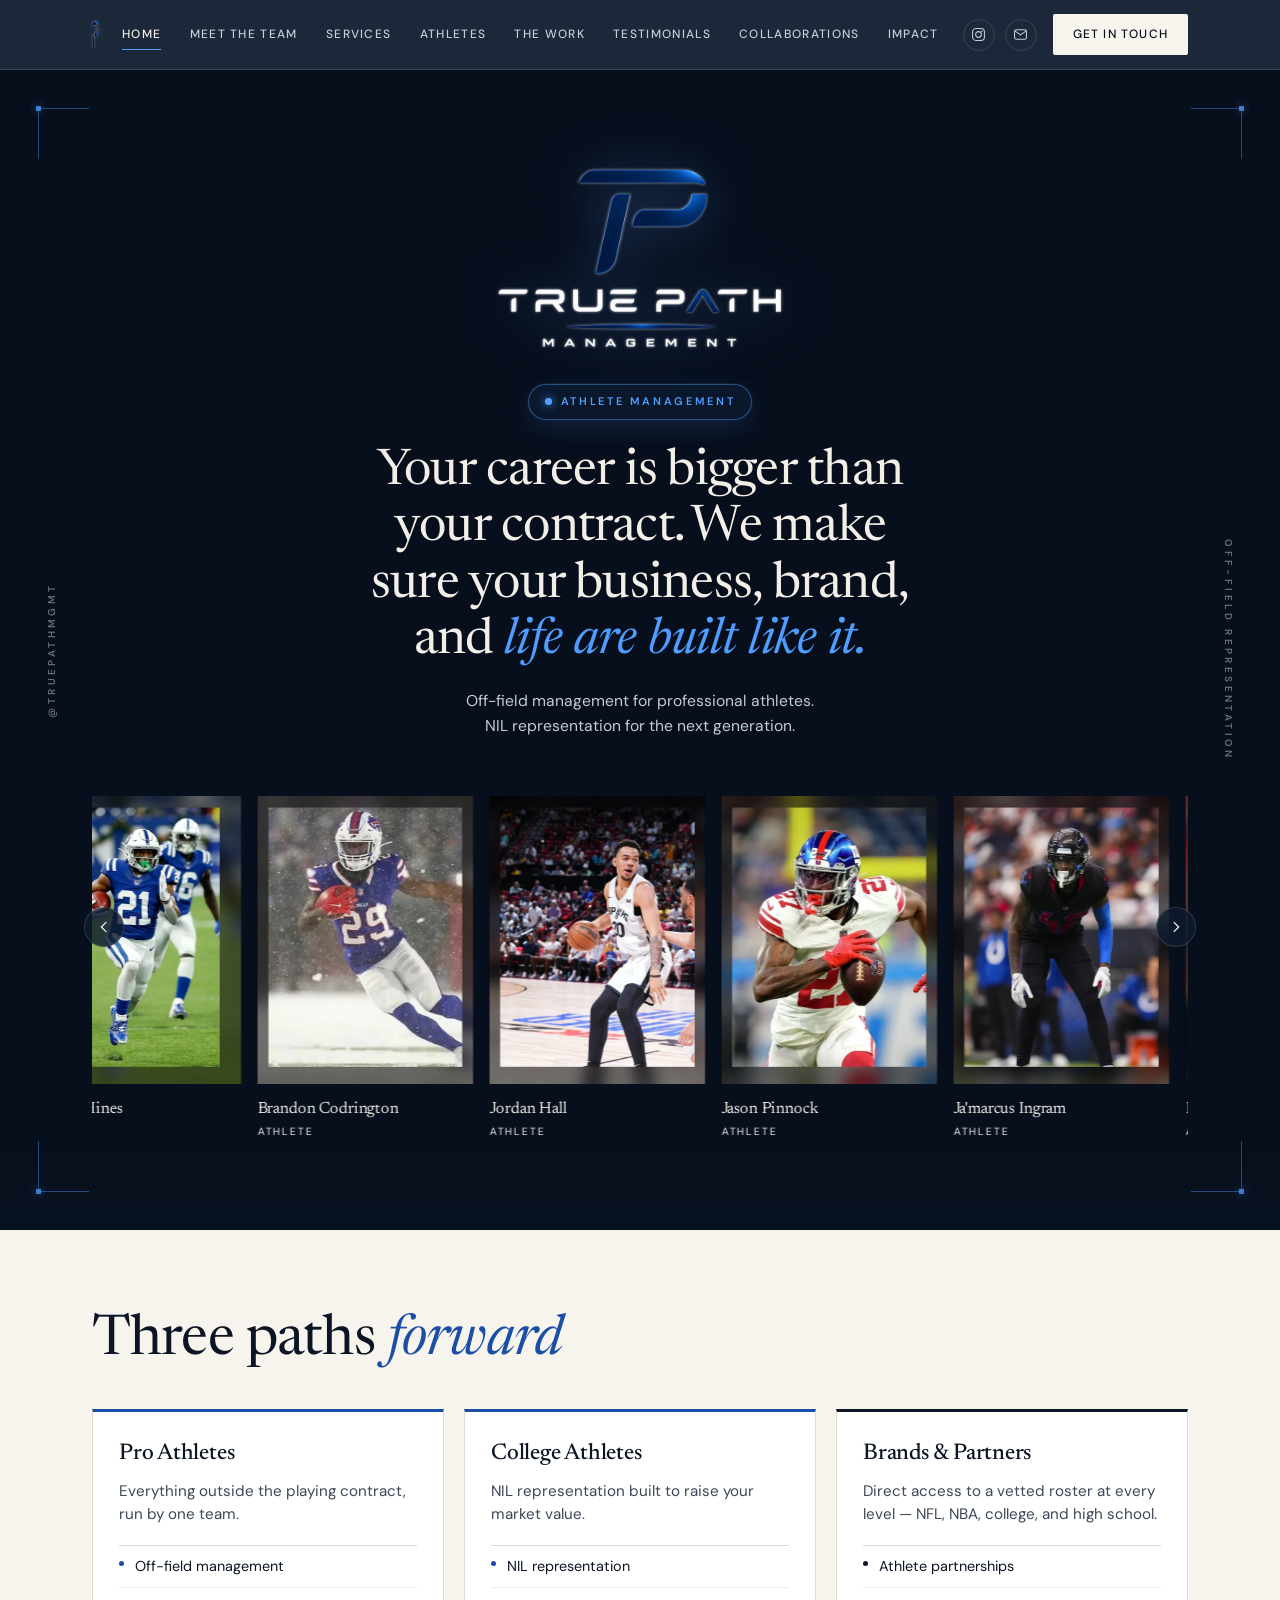
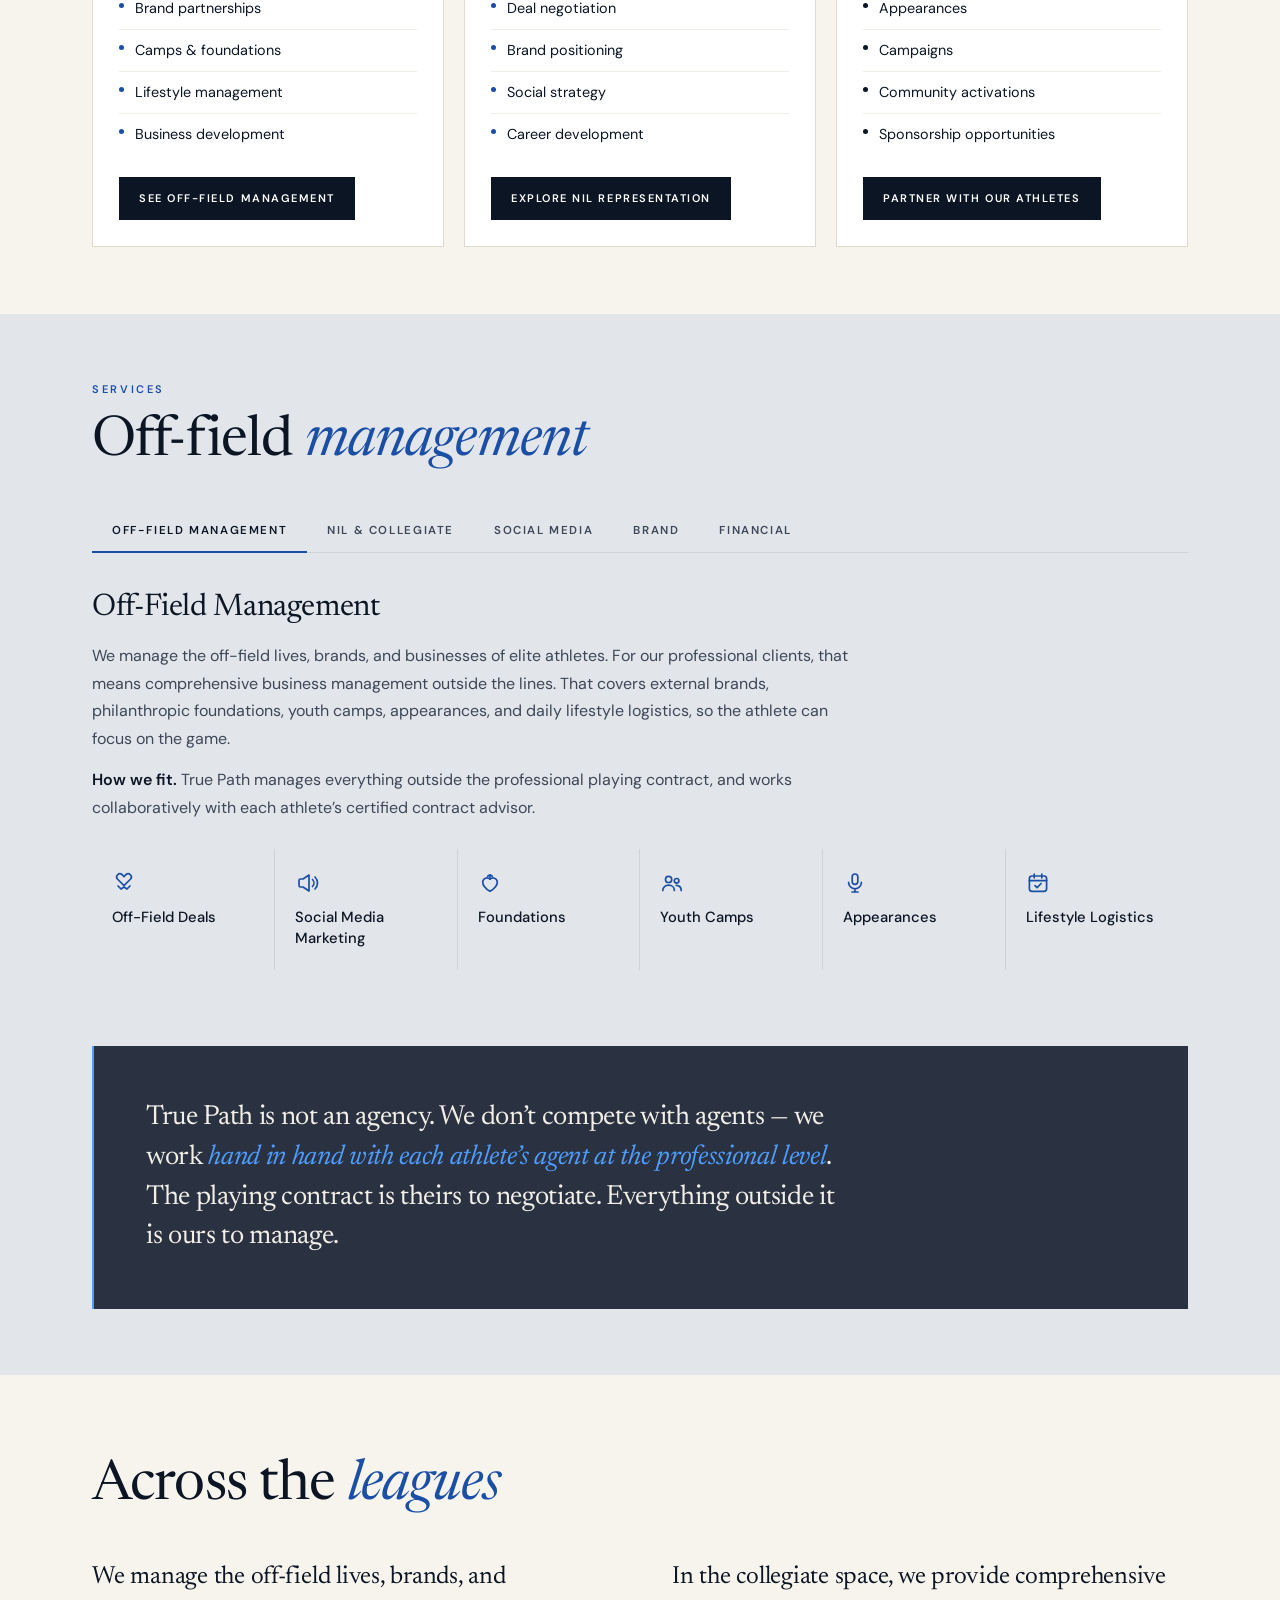
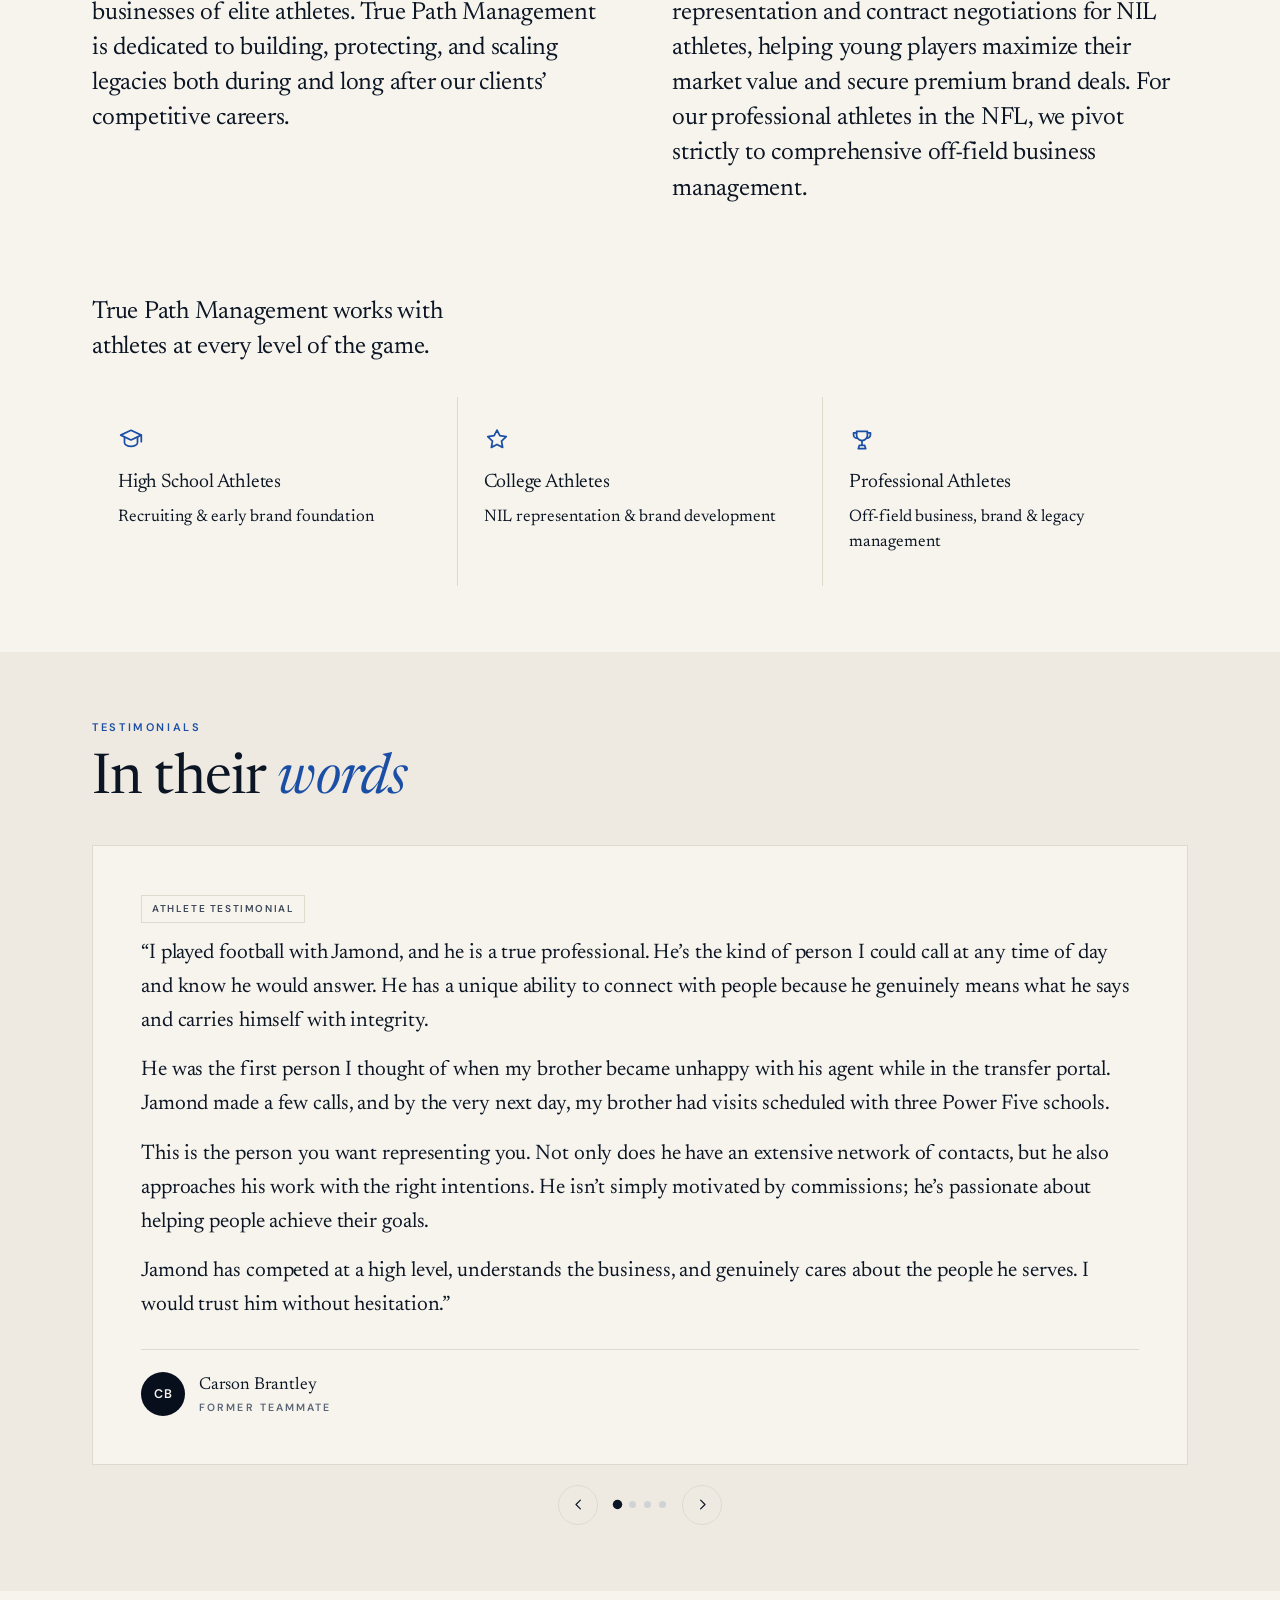
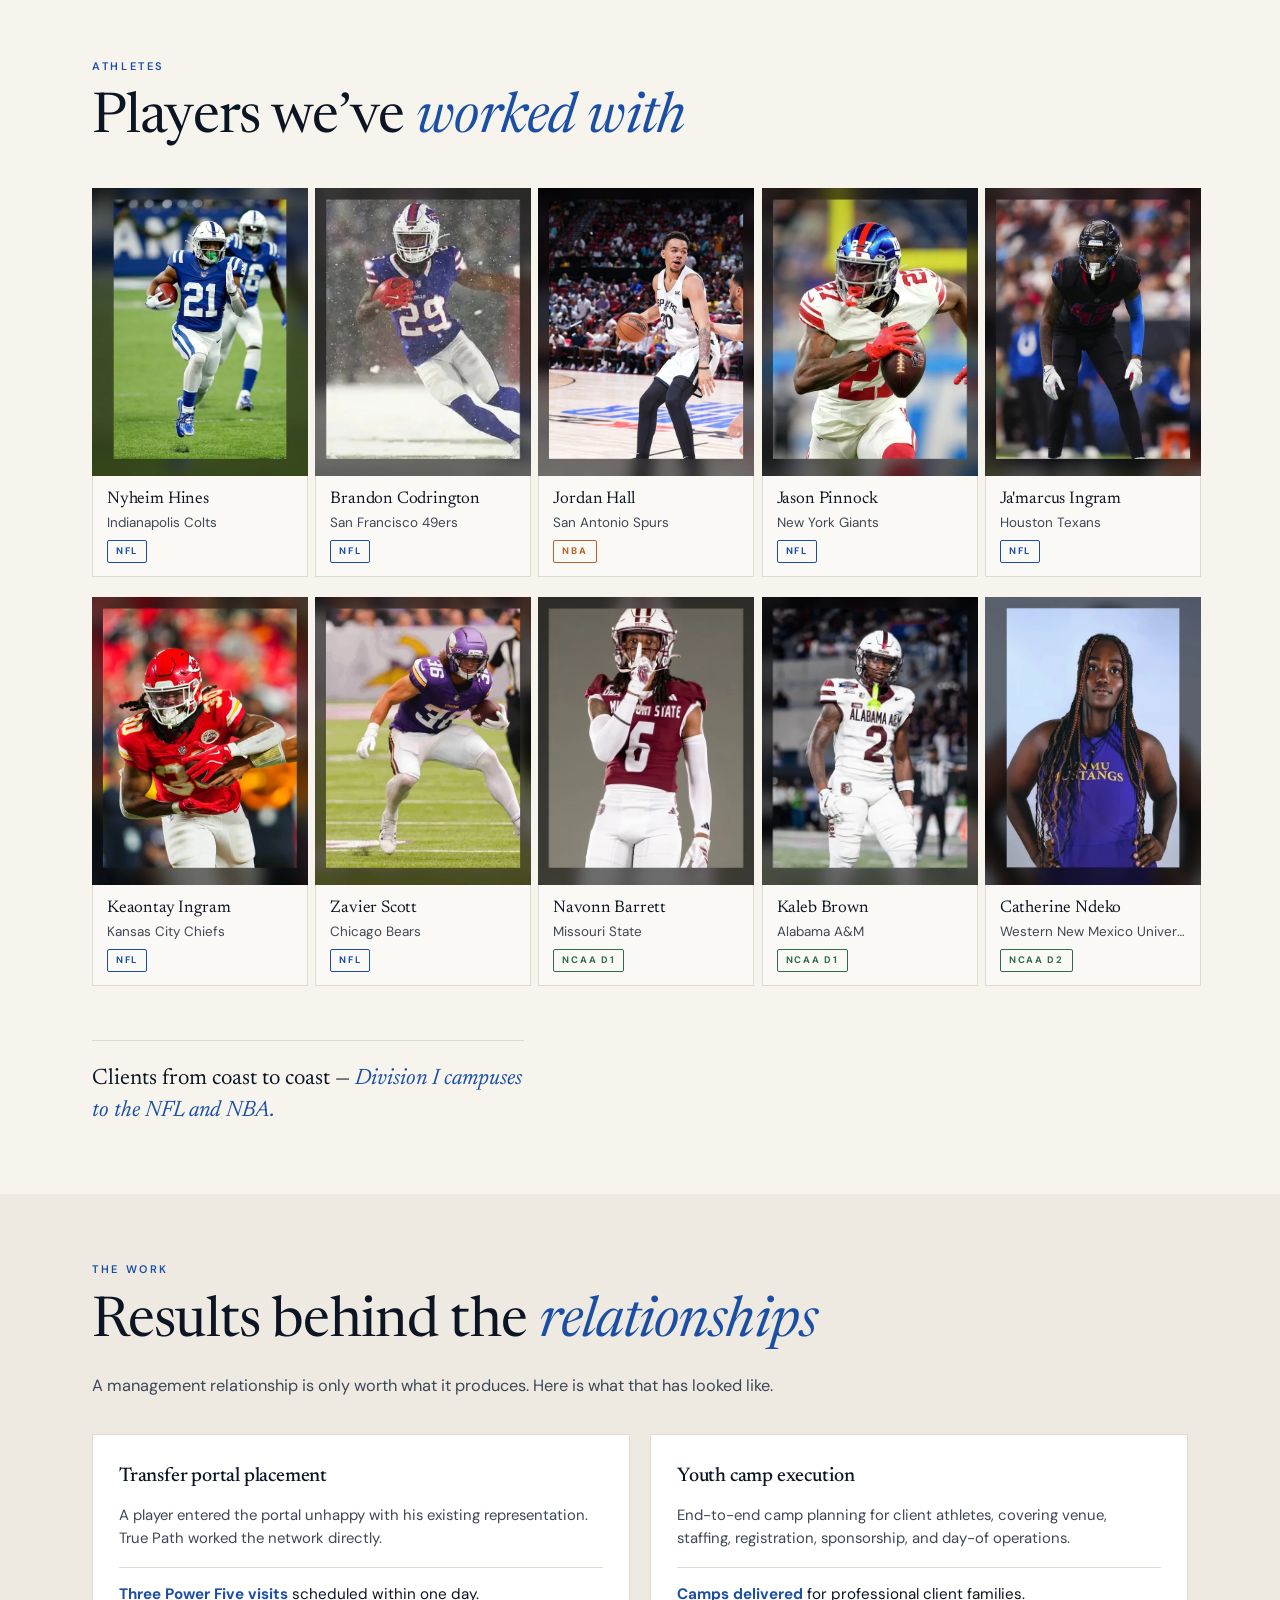
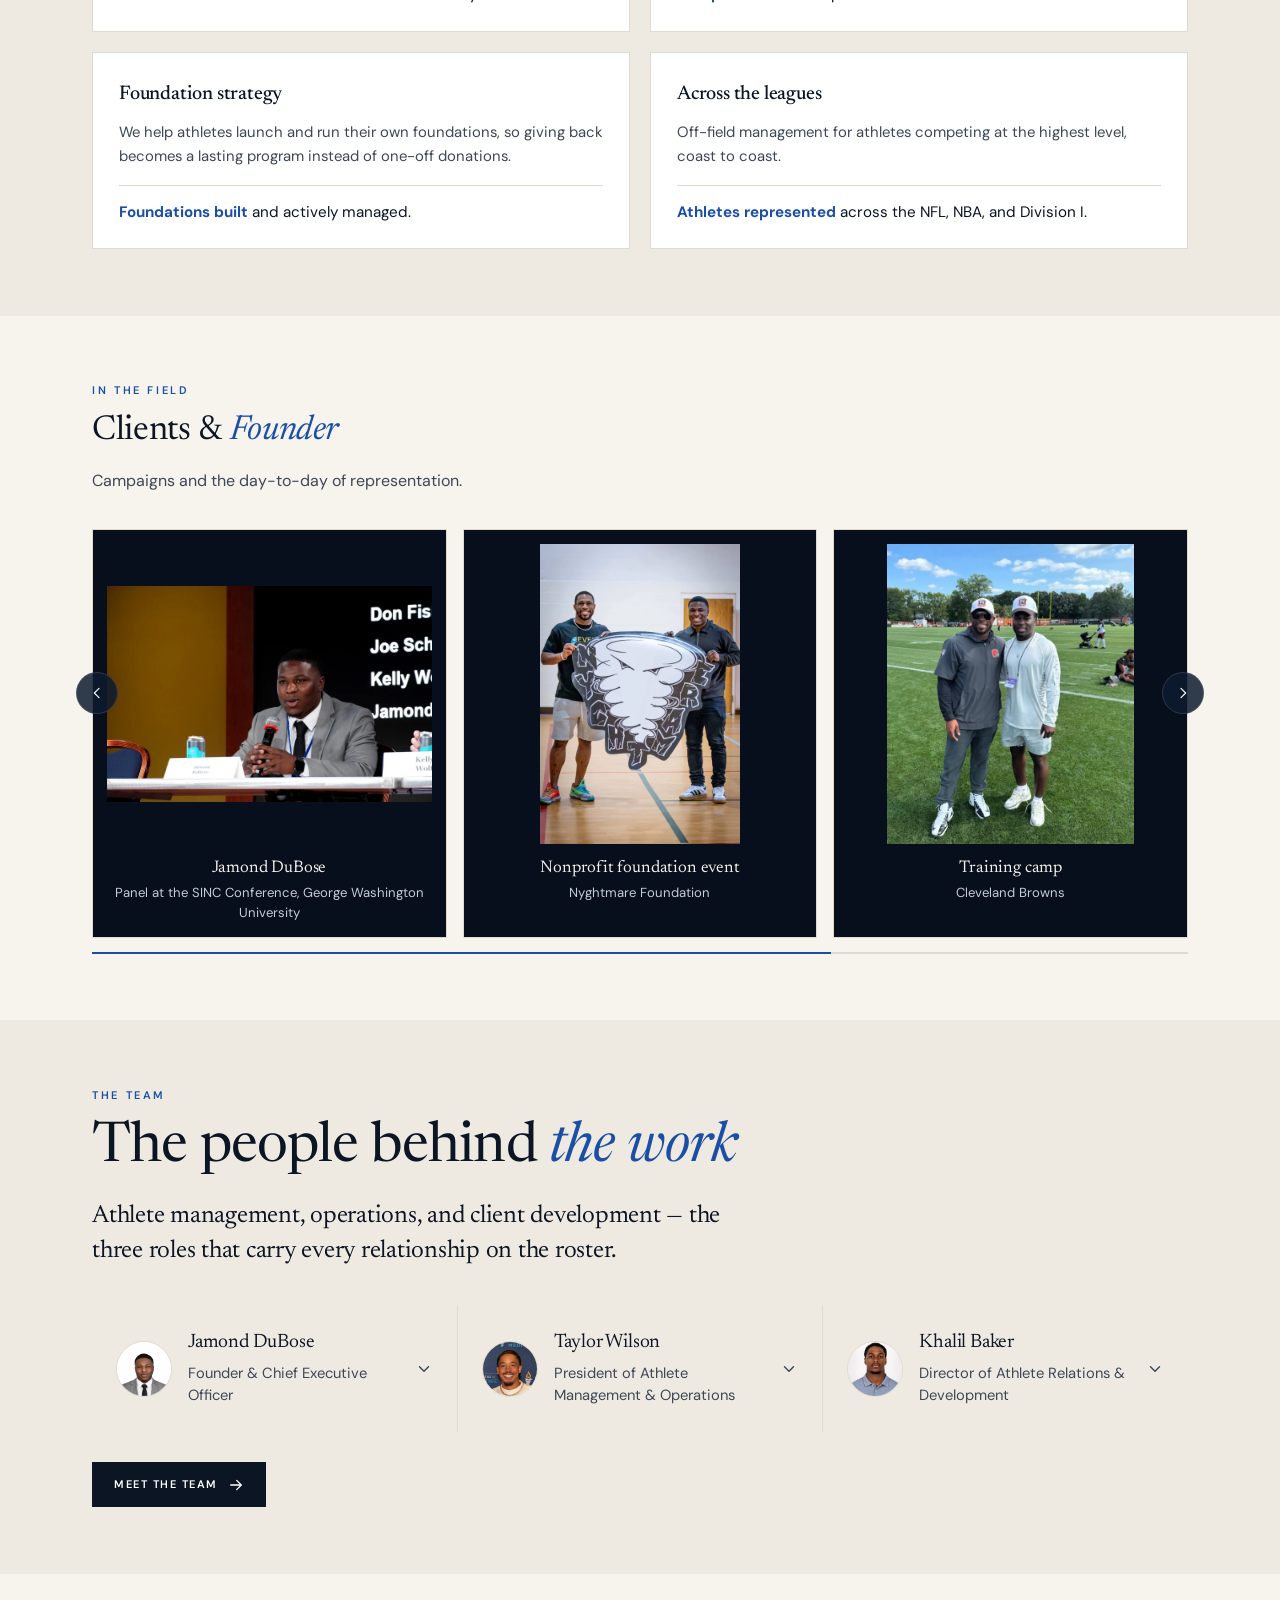
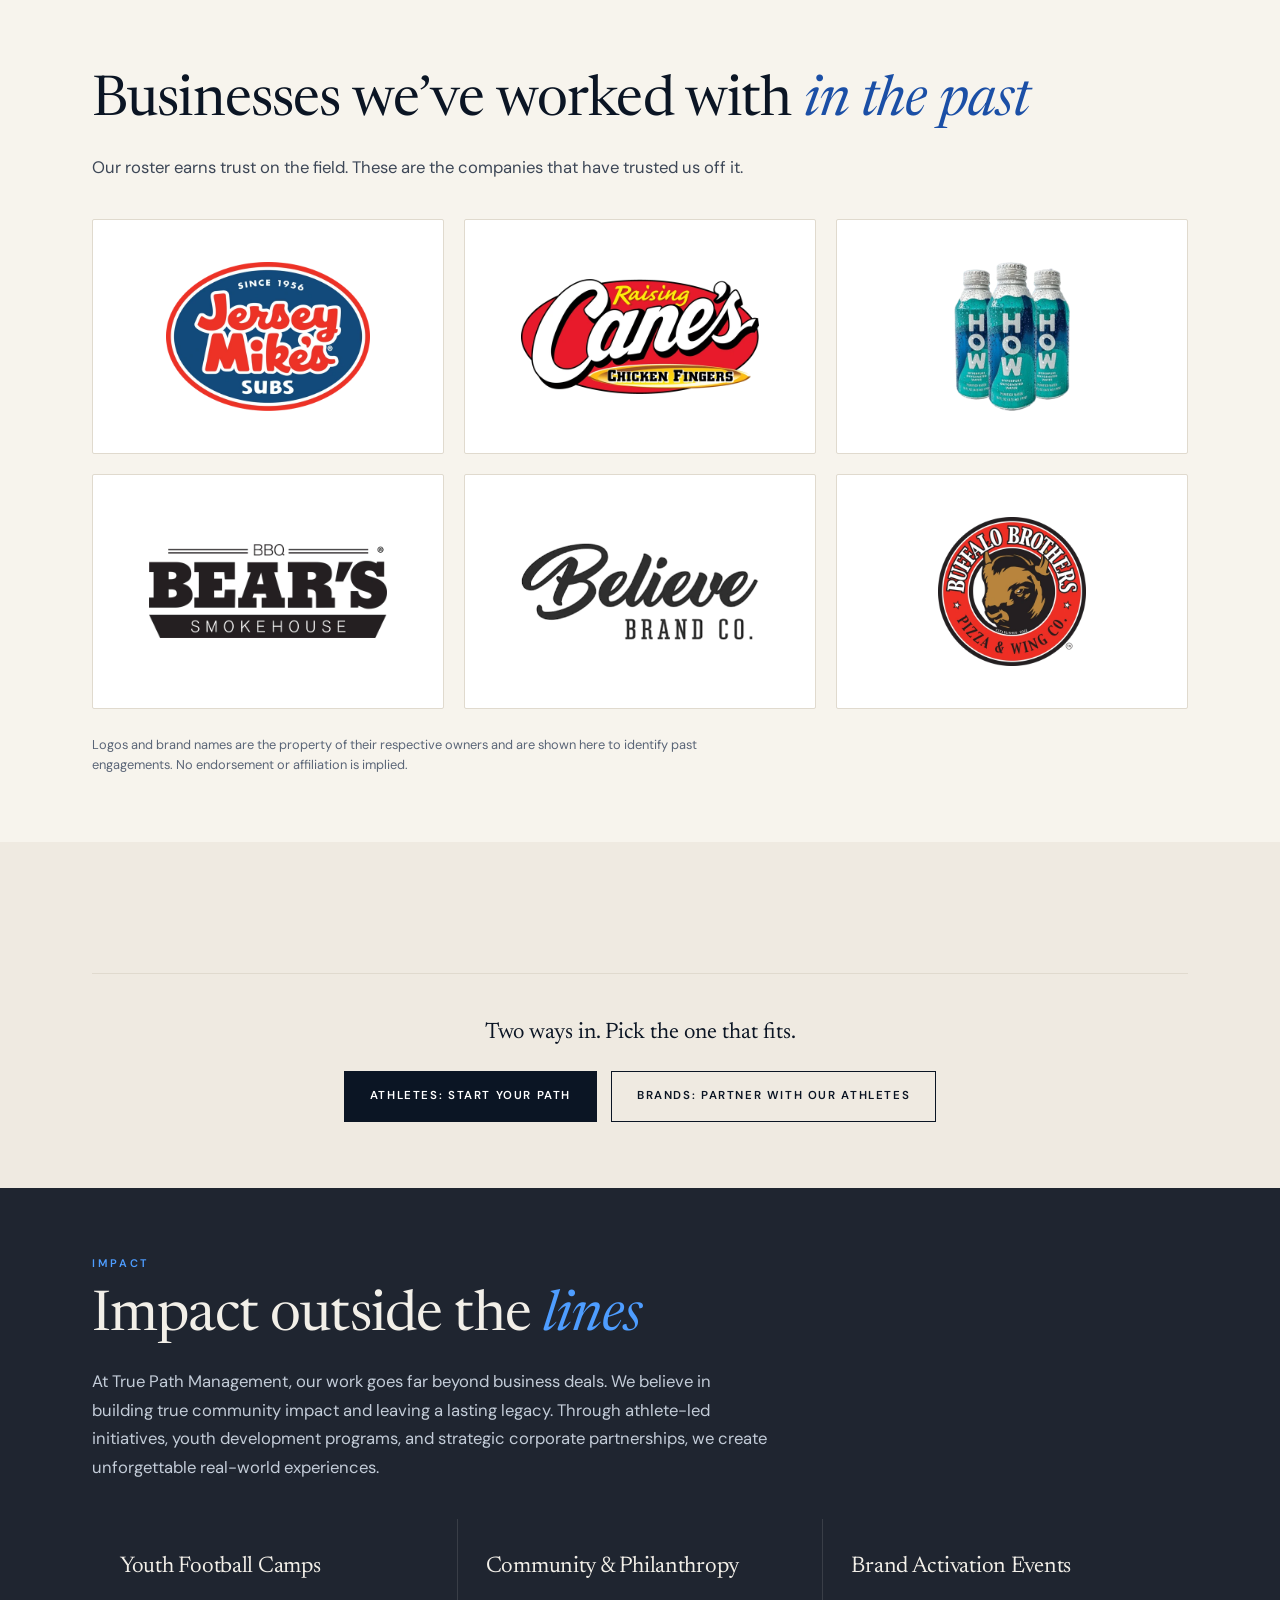
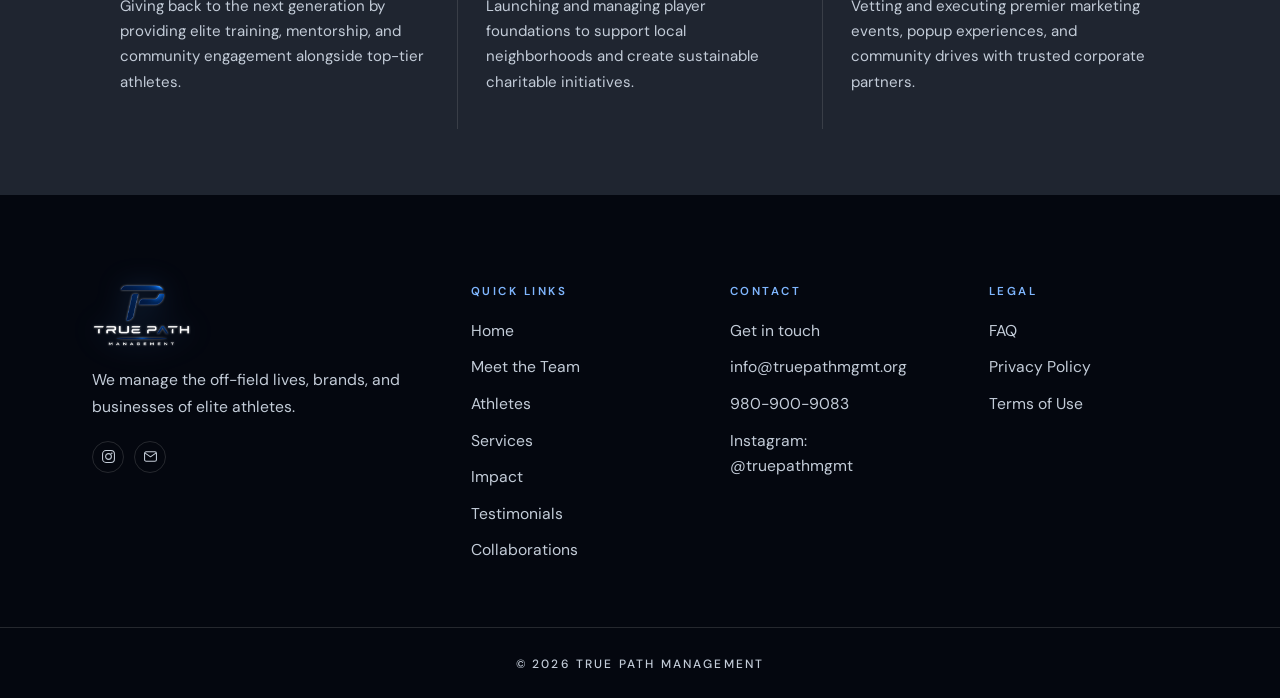
<file: index.html>
<!doctype html>
<html lang="en"><head>
<meta charset="utf-8"><meta name="viewport" content="width=device-width, initial-scale=1, viewport-fit=cover">
<meta name="description" content="True Path Management. We manage the off-field lives, brands, and businesses of elite athletes. NIL representation for collegiate athletes; off-field business management for professionals, working alongside their certified contract agents.">
<link rel="icon" href="images/e209f55f-7d2d-44d3-a719-936151845a15.png?v=4" type="image/png">
<link rel="apple-touch-icon" href="images/e209f55f-7d2d-44d3-a719-936151845a15.png?v=4">
<meta property="og:type" content="website">
<meta property="og:title" content="True Path Management | Off-Field Athlete Management"><meta property="og:image" content="https://truepathmanagement.com/images/og-share.jpg?v=1"><meta property="og:image:secure_url" content="https://truepathmanagement.com/images/og-share.jpg?v=1"><meta property="og:image:type" content="image/jpeg"><meta property="og:image:width" content="1200"><meta property="og:image:height" content="630"><meta property="og:image:alt" content="True Path Management"><meta name="twitter:image" content="https://truepathmanagement.com/images/og-share.jpg?v=1">
<meta property="og:description" content="We manage the off-field lives, brands, and businesses of elite athletes, collaborating directly with certified contract agents.">


<meta property="og:site_name" content="True Path Management">
<meta property="og:url" content="https://truepathmanagement.com/">
<link rel="canonical" href="https://truepathmanagement.com/">
<meta name="twitter:card" content="summary_large_image">
<link rel="preload" as="image" href="images/49c34cde-c533-43f5-a181-22f49176719c.webp?v=4" fetchpriority="high">
<title>True Path Management | Off-Field Athlete Management</title><meta name="theme-color" content="#070E1C">
<link rel="preconnect" href="https://fonts.googleapis.com"><link rel="preconnect" href="https://fonts.gstatic.com" crossorigin>
<link href="https://fonts.googleapis.com/css2?family=Newsreader:ital,opsz,wght@0,6..72,300..700;1,6..72,300..700&family=DM+Sans:wght@400;500;600;700&display=swap" rel="stylesheet">
<style>
  :root{
    /* Descent: navy -> cream -> cream-deep -> light gray -> graphite -> navy */
    --navy:#070E1C; --navy-deep:#04070F; --navy-soft:#16223A;
    --cream:#F7F4ED; --cream-deep:#EFEAE1;
    --gray-light:#E2E6EB; --graphite:#1F2530; --graphite-soft:#2A3140;
    --accent:#1B4FA6; --accent-light:#4E9DFF;
    --ink:#0B1524; --slate:#3D4757; --slate-soft:#5A6577;
    --on-dark:#F2EFE8; --on-dark-mute:#C3CCD8;
    --line-dark:rgba(242,239,232,.14); --line-light:#E0DACE; --line-gray:#CFD3D6;
    --display:"Newsreader",Georgia,serif;
    --sans:"DM Sans",system-ui,-apple-system,sans-serif;
    --maxw:1200px;
    --lvl-type:clamp(1.25rem,2.1vw,1.55rem);
    --ease:cubic-bezier(.22,.61,.36,1);
  }
  *{margin:0;padding:0;box-sizing:border-box}
  html{-webkit-text-size-adjust:100%;scroll-behavior:smooth;scroll-padding-top:74px}
  body{background:var(--cream);color:var(--ink);font-family:var(--sans);line-height:1.6;font-weight:400;
       -webkit-font-smoothing:antialiased;text-rendering:optimizeLegibility;overflow-x:hidden}
  img{max-width:100%;display:block}
  a{color:inherit}
  ::selection{background:var(--accent);color:#fff}

  .wrap{max-width:var(--maxw);margin:0 auto;padding:0 clamp(20px,5vw,52px)}

  /* ---------- Type system ---------- */
  .eyebrow{font-family:var(--sans);font-size:11px;font-weight:600;letter-spacing:.24em;
           text-transform:uppercase;color:var(--accent)}
  .sec-h{font-family:var(--display);font-weight:400;letter-spacing:-.015em;line-height:1.08;
         font-size:clamp(2rem,4.6vw,3.5rem);margin:14px 0 0}
  .sub-h{font-family:var(--display);font-weight:400;letter-spacing:-.01em;line-height:1.15;
         font-size:clamp(1.5rem,2.9vw,2.15rem);margin:12px 0 0}
  .accent{font-style:italic;color:var(--accent)}
  .lede{font-size:clamp(1rem,1.3vw,1.12rem);color:var(--slate);max-width:62ch;margin-top:20px;line-height:1.72}

  /* ---------- Section bands ---------- */
  .sec{padding:clamp(56px,5.2vw,84px) 0;position:relative}
  .band-cream{background:var(--cream)}
  .band-cream-deep{background:var(--cream-deep)}
  .band-gray{background:var(--gray-light)}
  .band-graphite{background:var(--graphite);color:var(--on-dark)}
  .band-graphite .sec-h,.band-graphite .sub-h{color:var(--on-dark)}
  .band-graphite .lede{color:var(--on-dark-mute)}
  .band-graphite .eyebrow{color:var(--accent-light)}
  .band-graphite .accent{color:var(--accent-light)}
  .pad-tight{padding-top:0}

  /* ---------- Scroll progress ---------- */
  .scroll-prog{position:fixed;top:0;left:0;height:2px;width:0;background:var(--accent);
               z-index:90;pointer-events:none;transition:width .1s linear}

  /* ---------- Nav ---------- */
  nav{position:sticky;top:0;z-index:80;background:rgba(14,27,46,.94);
      backdrop-filter:blur(14px);-webkit-backdrop-filter:blur(14px);
      border-bottom:1px solid var(--line-dark)}
  .nav-in{max-width:var(--maxw);margin:0 auto;padding:14px clamp(20px,5vw,52px);
          display:flex;align-items:center;justify-content:space-between;gap:24px}
  .nav-logo{height:36px;width:auto;
            filter:drop-shadow(0 0 1px rgba(255,255,255,.55)) drop-shadow(0 2px 10px rgba(78,157,255,.3))}
  .tabs-nav{display:flex;align-items:center;gap:clamp(16px,2.2vw,30px)}
  .tab-link{font-size:12px;font-weight:500;letter-spacing:.11em;text-transform:uppercase;
            color:var(--on-dark-mute);text-decoration:none;padding:6px 0;position:relative;
            transition:color .25s var(--ease)}
  .tab-link:hover,.tab-link.active{color:var(--on-dark)}
  .tab-link::after{content:"";position:absolute;left:0;right:0;bottom:0;height:1px;
                   background:var(--accent-light);transform:scaleX(0);transform-origin:left;
                   transition:transform .3s var(--ease)}
  .tab-link:hover::after,.tab-link.active::after{transform:scaleX(1)}
  .nav-right{display:flex;align-items:center;gap:16px}
  .nav-social{display:flex;gap:10px}
  .soc-ico{width:32px;height:32px;display:grid;place-items:center;border-radius:50%;
           border:1px solid var(--line-dark);color:var(--on-dark-mute);
           transition:all .25s var(--ease)}
  .soc-ico svg{width:15px;height:15px}
  .soc-ico:hover{color:var(--navy);background:var(--accent-light);border-color:var(--accent-light)}
  .nav-cta{font-size:12px;font-weight:500;letter-spacing:.1em;text-transform:uppercase;
           text-decoration:none;color:var(--navy);background:var(--cream);
           padding:11px 20px;border-radius:2px;transition:all .25s var(--ease);white-space:nowrap}
  .nav-cta:hover{background:var(--accent-light)}
  .nav-toggle{display:none;background:none;border:0;cursor:pointer;padding:8px;flex-direction:column;gap:5px}
  .nav-toggle span{display:block;width:22px;height:1.5px;background:var(--on-dark);transition:.3s var(--ease)}
  .tab-cta-m{display:none}

  /* ---------- Hero ---------- */
  .hero{background:var(--navy);color:var(--on-dark);padding:clamp(56px,8vw,92px) 0 clamp(60px,7vw,96px);
        position:relative;overflow:hidden}
  .hero::after{content:"";position:absolute;left:0;right:0;bottom:0;height:180px;
               background:linear-gradient(180deg,transparent,rgba(8,19,32,.55));pointer-events:none}
  .hero-in{position:relative;z-index:2}
  .hero-logo{height:clamp(112px,17vw,196px);width:auto;margin:0 auto;
             filter:drop-shadow(0 0 1.5px rgba(255,255,255,.6)) drop-shadow(0 4px 26px rgba(78,157,255,.34))}
  .reptag{display:inline-flex;align-items:center;gap:9px;margin:26px auto 0;
          font-size:11px;font-weight:600;letter-spacing:.24em;text-transform:uppercase;
          color:var(--accent-light);border:1px solid rgba(78,157,255,.34);
          padding:8px 16px;border-radius:100px}
  .gdot{width:5px;height:5px;border-radius:50%;background:var(--accent-light)}
  .hero-center{text-align:center}
  .hero-line{font-family:var(--display);font-weight:400;line-height:1.12;letter-spacing:-.015em;
             font-size:clamp(1.9rem,4.3vw,3.15rem);margin:24px auto 0;max-width:19ch;color:var(--on-dark)}
  .sr-only{position:absolute;width:1px;height:1px;padding:0;margin:-1px;overflow:hidden;
           clip:rect(0 0 0 0);white-space:nowrap;border:0}
  .hero-line em{font-style:italic;color:var(--accent-light)}

  /* Hero athlete marquee */
  .hero-marquee{margin-top:clamp(38px,5vw,58px);position:relative}
  .mq-viewport{overflow:hidden}
  .track{display:flex;gap:16px;will-change:transform}
  .pcard{flex:0 0 auto;width:clamp(160px,17vw,216px)}
  .pcard-img{position:relative;aspect-ratio:3/4;overflow:hidden;background:#DCE1E8}
  .pphoto{width:100%;height:100%;object-fit:cover;transition:transform .55s var(--ease)}
  .pcard:hover .pphoto,.pcard:focus-within .pphoto{transform:scale(1.04)}
  .pcard-meta{padding-top:12px;display:flex;flex-direction:column;gap:2px;text-align:left}
  .pname{font-family:var(--display);font-size:1.02rem;letter-spacing:-.01em;color:var(--ink)}
  .prole{font-size:10.5px;font-weight:500;letter-spacing:.18em;text-transform:uppercase;color:var(--slate)}
  .hero .pcard-img,.band-graphite .pcard-img{background:var(--navy-soft)}
  .hero .pname,.band-graphite .pname{color:var(--on-dark)}
  .hero .prole,.band-graphite .prole{color:var(--on-dark-mute)}
  .mq-btn{position:absolute;top:38%;transform:translateY(-50%);width:40px;height:40px;border-radius:50%;
          border:1px solid var(--line-dark);background:rgba(14,27,46,.82);color:var(--on-dark);
          display:grid;place-items:center;cursor:pointer;z-index:3;transition:all .25s var(--ease)}
  @media (hover:hover){.mq-btn:hover{background:var(--accent-light);color:var(--navy);border-color:var(--accent-light)}}
  .mq-btn svg{width:16px;height:16px}
  .mq-prev{left:-8px}.mq-next{right:-8px}

  /* ---------- Mission block ---------- */
  .mission{margin-top:44px;display:grid;grid-template-columns:1fr 1fr;gap:clamp(28px,5vw,64px);align-items:start}
  .mission .mlead{font-family:var(--display);font-size:var(--lvl-type);line-height:1.42;
                  letter-spacing:-.01em;color:var(--ink)}
  .mission-body p{font-family:var(--display);color:var(--ink);
                  font-size:var(--lvl-type);letter-spacing:-.01em;
                  margin-bottom:16px;line-height:1.42}
  .mission-body p:last-child{margin-bottom:0}
  .mission-body strong{color:var(--ink);font-weight:600}

  /* ---------- Levels ---------- */
  .lvl-lead{font-family:var(--display);font-size:var(--lvl-type);line-height:1.42;
            letter-spacing:-.01em;margin-top:clamp(56px,7vw,88px);max-width:30ch}
  .levels{margin-top:32px;display:grid;grid-template-columns:repeat(3,1fr);gap:1px;background:var(--line-light)}
  .lvl{background:var(--cream);padding:30px 26px;display:flex;flex-direction:column;gap:10px;
       transition:background .3s var(--ease)}
  .lvl:hover{background:#FBF9F4}
  .lvl-ico{color:var(--accent)}
  .lvl-ico svg{width:26px;height:26px}
  .lvl-title{font-family:var(--display);font-size:1.22rem;letter-spacing:-.01em;line-height:1.25}
  .lvl-sub{font-family:var(--display);font-size:1.05rem;letter-spacing:-.005em;color:var(--ink);line-height:1.5}

  /* ---------- Connect ---------- */

  /* ---------- Gallery ---------- */
  .gal-intro{color:var(--slate);max-width:60ch;margin-top:16px;line-height:1.72}
  .gs{margin-top:34px;position:relative}
  .gs-viewport{overflow:hidden}
  .gs-track{display:flex;gap:16px;transition:transform .65s var(--ease);will-change:transform}
  /* Three photos per view; each letterboxes at its own proportions, never cropped */
  .gs{--gal-h:clamp(200px,24vw,300px)}
  .gal-item{flex:0 0 calc((100% - 32px)/3);display:grid;
            grid-template-rows:var(--gal-h) auto;gap:12px;
            background:var(--navy);border:1px solid var(--line-light);padding:14px;
            transition:border-color .3s var(--ease)}
  .gal-item:hover{border-color:var(--accent-light)}
  .gal-item img{place-self:center;max-width:100%;max-height:100%;width:auto;height:auto;
                object-fit:contain;cursor:zoom-in}
  .gal-cap{text-align:center;font-size:.82rem;color:var(--on-dark-mute);line-height:1.5}
  .gal-cap b{display:block;font-family:var(--display);font-weight:400;font-size:1.06rem;
             color:var(--on-dark);letter-spacing:-.01em;margin-bottom:2px}
  .gs-btn{position:absolute;top:calc(var(--gal-h)/2 + 14px);transform:translateY(-50%);width:42px;height:42px;border-radius:50%;
          border:1px solid var(--line-dark);background:rgba(14,27,46,.85);color:var(--on-dark);
          display:grid;place-items:center;cursor:pointer;z-index:3;transition:all .25s var(--ease)}
  @media (hover:hover){.gs-btn:hover{background:var(--accent-light);color:var(--navy);border-color:var(--accent-light)}}
  .gs-btn svg{width:16px;height:16px}
  .gs-prev{left:-16px}.gs-next{right:-16px}
  .gs-bar{margin-top:14px;height:2px;background:var(--line-light);position:relative;overflow:hidden}
  .gs-fill{position:absolute;left:0;top:0;bottom:0;background:var(--accent);width:0;transition:width .5s var(--ease)}
  .gs-dots{margin-top:16px;display:flex;gap:8px;justify-content:center;flex-wrap:wrap}
  .gs-dots button{width:7px;height:7px;border-radius:50%;border:0;background:var(--line-gray);
                  cursor:pointer;padding:0;transition:all .3s var(--ease)}
  .gs-dots button.on{background:var(--accent);transform:scale(1.35)}

  /* ---------- Testimonials ---------- */
  .tstc{margin-top:34px;position:relative}
  .tstc-viewport{overflow:hidden}
  .tstc-track{display:flex;align-items:flex-start;will-change:transform;
               transition:transform .6s var(--ease),height .4s var(--ease)}
  .tst{flex:0 0 100%;align-self:flex-start;padding:clamp(24px,4vw,48px);background:var(--cream);
       border:1px solid var(--line-light)}
  .tst-q p{font-family:var(--display);font-size:clamp(1.06rem,1.75vw,1.32rem);line-height:1.6;
           letter-spacing:-.005em;color:var(--ink);margin-bottom:16px}
  .tst-q p:last-child{margin-bottom:0}
  .tst-by{margin-top:26px;padding-top:22px;border-top:1px solid var(--line-light);
          display:flex;align-items:center;gap:14px}
  .tst-av{width:44px;height:44px;flex:0 0 44px;border-radius:50%;background:var(--navy);color:var(--cream);
          display:grid;place-items:center;font-size:12.5px;font-weight:600;letter-spacing:.06em}
  .tst-name{display:block;font-family:var(--display);font-size:1.08rem;letter-spacing:-.01em}
  .tst-role{display:block;font-size:10.5px;font-weight:600;letter-spacing:.2em;
            text-transform:uppercase;color:var(--slate-soft)}
  .tst-more{display:none;align-items:center;margin-top:14px;min-height:44px;
            font-family:var(--sans);font-size:11px;font-weight:600;letter-spacing:.16em;
            text-transform:uppercase;color:var(--accent);background:none;border:0;cursor:pointer;padding:0}
  .tst-more:hover{text-decoration:underline}
  .tstc-nav{margin-top:20px;display:flex;align-items:center;justify-content:center;gap:16px}
  .tstc-btn{width:40px;height:40px;border-radius:50%;border:1px solid var(--line-light);
            background:transparent;color:var(--ink);display:grid;place-items:center;cursor:pointer;
            transition:all .25s var(--ease)}
  @media (hover:hover){.tstc-btn:hover{background:var(--navy);color:var(--cream);border-color:var(--navy)}}
  .tstc-btn svg{width:15px;height:15px}
  .tstc-dots{display:flex;gap:8px}
  .tstc-dots button{width:7px;height:7px;border-radius:50%;border:0;background:var(--line-gray);
                    cursor:pointer;padding:0;transition:all .3s var(--ease)}
  .tstc-dots button.on{background-color:var(--ink);transform:scale(1.35)}

  /* ---------- Services tabs ---------- */
  .tabbar{margin-top:36px;display:flex;flex-wrap:wrap;gap:0;border-bottom:1px solid var(--line-gray)}
  .tabbtn{font-family:var(--sans);font-size:11.5px;font-weight:600;letter-spacing:.14em;
          text-transform:uppercase;color:var(--slate);background:none;border:0;cursor:pointer;
          padding:14px 20px;position:relative;transition:color .25s var(--ease)}
  .tabbtn::after{content:"";position:absolute;left:0;right:0;bottom:-1px;height:2px;background:var(--accent);
                 transform:scaleX(0);transition:transform .3s var(--ease)}
  .tabbtn:hover{color:var(--ink)}
  .tabbtn.on{color:var(--ink)}
  .tabbtn.on::after{transform:scaleX(1)}
  .panelbox{margin-top:36px}
  .panel{display:none;animation:fade .45s var(--ease)}
  .panel.on{display:block}
  @keyframes fade{from{opacity:0;transform:translateY(10px)}to{opacity:1;transform:none}}
  .panel h3{font-family:var(--display);font-weight:400;font-size:clamp(1.4rem,2.5vw,1.95rem);
            letter-spacing:-.012em;line-height:1.2;margin-bottom:16px}
  .panel p{color:var(--slate);max-width:70ch;margin-bottom:14px;line-height:1.72}
  .panel strong{color:var(--ink);font-weight:600}
  .brand-grid{margin-top:28px;display:grid;grid-template-columns:repeat(auto-fit,minmax(168px,1fr));
              gap:1px;background:var(--line-gray)}
  .brand-tile{background:var(--gray-light);padding:22px 20px;display:flex;flex-direction:column;gap:12px;
              transition:background .3s var(--ease)}
  .brand-tile:hover{background:#EDEFF1}
  .brand-tile svg{width:24px;height:24px;color:var(--accent)}
  .brand-tile span{font-size:.92rem;font-weight:500;color:var(--ink);line-height:1.4}
  .soc-grid{margin-top:28px;display:grid;grid-template-columns:repeat(auto-fit,minmax(150px,1fr));gap:14px}
  .soc-big{display:flex;align-items:center;gap:12px;padding:18px 20px;text-decoration:none;
           border:1px solid var(--line-gray);background:var(--gray-light);color:var(--ink);
           transition:all .3s var(--ease)}
  .soc-big:hover{border-color:var(--accent);background:#EDEFF1;transform:translateY(-2px)}
  .soc-big svg{width:20px;height:20px;color:var(--accent);flex:0 0 20px}
  .soc-big span{font-size:.92rem;font-weight:500}
  .fin-wrap{margin-top:28px;padding:34px 28px;border:1px solid var(--line-gray);background:var(--gray-light);
            display:flex;align-items:center;gap:20px}
  .fin-ico{width:44px;height:44px;flex:0 0 44px;color:var(--accent)}
  .fin-note{font-family:var(--display);font-size:clamp(1.1rem,2vw,1.42rem);font-style:italic;
            letter-spacing:-.01em;color:var(--ink)}

  /* ---------- Impact ---------- */
  .impact-grid{margin-top:38px;display:grid;grid-template-columns:repeat(3,1fr);gap:1px;
               background:rgba(242,239,232,.12)}
  .impact-card{background:var(--graphite);padding:34px 28px;display:flex;flex-direction:column;gap:12px;
               transition:background .3s var(--ease)}
  .impact-card:hover{background:var(--graphite-soft)}
  .impact-num{font-size:11px;font-weight:600;letter-spacing:.22em;color:var(--accent-light)}
  .impact-card h3{font-family:var(--display);font-weight:400;font-size:1.42rem;letter-spacing:-.012em;
                  line-height:1.25;color:var(--on-dark)}
  .impact-card p{font-size:.94rem;color:var(--on-dark-mute);line-height:1.68}

  /* ---------- Signature: co-agent thesis ---------- */
  .coagent{margin-top:clamp(52px,6vw,76px);padding:clamp(32px,4.5vw,52px);
           border-left:2px solid var(--accent-light);background:var(--graphite-soft)}
  .coagent p{font-family:var(--display);font-size:clamp(1.2rem,2.3vw,1.72rem);line-height:1.44;
             letter-spacing:-.012em;color:var(--on-dark);max-width:46ch}
  .coagent strong{font-style:italic;font-weight:400;color:var(--accent-light)}

  /* ---------- Athletes grid ---------- */
  .grid{margin-top:38px;display:grid;grid-template-columns:repeat(auto-fill,minmax(190px,1fr));gap:20px}
  .band-graphite .pcard-img{background:var(--graphite-soft)}
  .band-graphite .pname{color:var(--on-dark)}
  .band-graphite .prole{color:var(--on-dark-mute)}

  /* ---------- Bio ---------- */
  .bio-card{margin-top:38px;display:grid;grid-template-columns:84px 1fr;gap:clamp(20px,2.6vw,34px);
            align-items:start}
  .bio-avatar{width:100%;height:auto;aspect-ratio:1;object-fit:cover;object-position:center 20%;
              border-radius:50%;border:1px solid var(--line-dark);
              box-shadow:0 6px 22px rgba(0,0,0,.35)}
  .bio-name{font-family:var(--display);font-size:clamp(1.6rem,2.8vw,2.1rem);letter-spacing:-.015em;
            line-height:1.15;color:var(--on-dark)}
  .bio-role{font-size:11px;font-weight:600;letter-spacing:.22em;text-transform:uppercase;
            color:var(--accent-light);margin-top:8px}
  .bio-body p{color:var(--on-dark-mute);margin-top:18px;line-height:1.75}
  .bio-actions{margin-top:28px;display:flex;align-items:center;gap:18px;flex-wrap:wrap}
  .bio-cta{display:inline-flex;align-items:center;gap:9px;text-decoration:none;
           font-size:12px;font-weight:600;letter-spacing:.14em;text-transform:uppercase;
           color:var(--graphite);background:var(--cream);padding:14px 24px;border-radius:2px;
           transition:all .25s var(--ease)}
  .bio-cta:hover{background:var(--accent-light)}
  .band-graphite .soc-ico{border-color:var(--line-dark);color:var(--on-dark-mute)}
  .band-graphite .soc-ico:hover{background:var(--accent-light);color:var(--graphite);border-color:var(--accent-light)}

  /* ---------- Footer ---------- */
  footer{background:var(--navy-deep);color:var(--on-dark);padding:clamp(56px,7vw,88px) 0 0}
  .foot-in{max-width:var(--maxw);margin:0 auto;padding:0 clamp(20px,5vw,52px);
           display:grid;grid-template-columns:1.6fr 1fr 1fr 1fr;gap:clamp(28px,5vw,60px)}
  .foot-logo{height:66px;width:auto;
             filter:drop-shadow(0 0 1px rgba(255,255,255,.5)) drop-shadow(0 2px 14px rgba(78,157,255,.28))}
  .foot-blurb{margin-top:18px;font-size:.98rem;color:var(--on-dark-mute);max-width:40ch;line-height:1.7}
  .foot-social{margin-top:20px;display:flex;gap:10px}
  .foot-h{font-size:11.5px;font-weight:600;letter-spacing:.22em;text-transform:uppercase;
          color:#7FB6FF;margin-bottom:16px}
  .foot-list{list-style:none;display:flex;flex-direction:column;gap:11px}
  .foot-list a{font-size:.98rem;color:var(--on-dark-mute);text-decoration:none;transition:color .25s var(--ease)}
  .foot-list a:hover{color:var(--on-dark)}
  .foot-bottom{margin-top:clamp(44px,5vw,64px);border-top:1px solid var(--line-dark);
               padding:22px clamp(20px,5vw,52px);text-align:center}
  .foot-bottom span{font-size:12px;font-weight:500;letter-spacing:.18em;text-transform:uppercase;
                    color:var(--on-dark-mute)}

  /* ---------- Back to top ---------- */
  .to-top{position:fixed;right:22px;bottom:22px;width:44px;height:44px;border-radius:50%;
          border:1px solid var(--line-gray);background:var(--navy);color:var(--cream);
          display:grid;place-items:center;cursor:pointer;opacity:0;pointer-events:none;
          transition:all .3s var(--ease);z-index:70}
  .to-top.on{opacity:1;pointer-events:auto}
  .to-top:hover{background:var(--accent)}
  .to-top svg{width:16px;height:16px}

  /* ---------- Lightbox ---------- */
  .lb{position:fixed;inset:0;background:rgba(8,19,32,.96);z-index:100;display:none;
      align-items:center;justify-content:center;flex-direction:column;padding:36px;gap:18px}
  .lb.on{display:flex}
  .lb img{max-width:92vw;max-height:80vh;width:auto;height:auto;object-fit:contain}
  .lb-cap{color:var(--on-dark-mute);font-size:.9rem;text-align:center;max-width:60ch}
  .lb-close{position:absolute;top:22px;right:26px;width:44px;height:44px;border-radius:50%;
            border:1px solid var(--line-dark);background:transparent;color:var(--on-dark);
            font-size:26px;line-height:1;cursor:pointer;transition:all .25s var(--ease)}
  .lb-close:hover{background:var(--accent-light);color:var(--navy);border-color:var(--accent-light)}

  /* ---------- Scroll reveal ---------- */
  .rise{opacity:0;transform:translateY(22px);transition:opacity .8s var(--ease),transform .8s var(--ease)}
  .rise.in{opacity:1;transform:none}

  /* ---------- Focus ---------- */
  a:focus-visible,button:focus-visible,input:focus-visible,select:focus-visible,textarea:focus-visible{
    outline:2px solid var(--accent-light);outline-offset:3px}

  /* ---------- Reduced motion ---------- */
  @media (prefers-reduced-motion:reduce){
    *{animation-duration:.01ms !important;transition-duration:.01ms !important}
    html{scroll-behavior:auto}
    .rise{opacity:1;transform:none}
  }

  /* ---------- Responsive ---------- */
  @media (max-width:1000px){
    .mission{grid-template-columns:1fr;gap:24px}
    .levels{grid-template-columns:1fr}
    .impact-grid{grid-template-columns:1fr}
    .foot-in{grid-template-columns:1fr 1fr}
    .bio-card{grid-template-columns:84px 1fr}
  }
  @media (max-width:820px){
    .tabs-nav{position:fixed;inset:64px 0 auto;background:var(--navy);flex-direction:column;
              align-items:stretch;gap:0;padding:8px 0 20px;border-bottom:1px solid var(--line-dark);
              transform:translateY(-120%);transition:transform .4s var(--ease);z-index:79;
              max-height:calc(100vh - 64px);max-height:calc(100dvh - 64px);
              overflow-y:auto;-webkit-overflow-scrolling:touch;overscroll-behavior:contain}
    .tabs-nav.open{transform:none}
    .tab-link{padding:15px clamp(20px,5vw,52px);border-bottom:1px solid var(--line-dark);font-size:13px}
    .tab-link::after{display:none}
    .tab-cta-m{display:block;color:var(--accent-light)}
    .nav-toggle{display:flex}
    .nav-cta,.nav-social{display:none}
    .foot-in{grid-template-columns:1fr}
    .bio-card{grid-template-columns:1fr}
    .bio-avatar{max-width:84px}
    .mq-prev{left:0}.mq-next{right:0}
    .fin-wrap{flex-direction:column;align-items:flex-start;text-align:left}
  }
  @media (max-width:900px){
    .gal-item{flex:0 0 calc((100% - 16px)/2)}
    .gs{--gal-h:clamp(240px,34vw,320px)}
  }
  @media (max-width:600px){
    /* One slide per view: let each photo set its own height instead of forcing
       a fixed row, so portraits fill the card and landscapes don't leave gaps. */
    .gal-item{flex:0 0 100%;padding:12px;grid-template-rows:auto auto;align-content:start}
    .gal-item img{max-height:min(62vh,430px)}
    .gs-track{align-items:flex-start}
    .gs{--gal-h:clamp(300px,86vw,420px)}
    .gs-btn{top:38%}
  }
  @media (max-width:520px){
    .grid{grid-template-columns:repeat(auto-fill,minmax(150px,1fr));gap:14px}
    .gs-prev{left:2px}.gs-next{right:2px}
    .tabbtn{padding:12px 14px;font-size:10.5px}
  }

  /* ---------- Hero corner brackets + side rails ---------- */
  .hero-bracket{position:absolute;width:clamp(30px,4vw,60px);height:clamp(30px,4vw,60px);
                border:1px solid rgba(78,157,255,.4);pointer-events:none;z-index:3}
  .hb-tl{top:clamp(20px,3vw,38px);left:clamp(20px,3vw,38px);border-right:0;border-bottom:0}
  .hb-tr{top:clamp(20px,3vw,38px);right:clamp(20px,3vw,38px);border-left:0;border-bottom:0}
  .hb-bl{bottom:clamp(20px,3vw,38px);left:clamp(20px,3vw,38px);border-right:0;border-top:0}
  .hb-br{bottom:clamp(20px,3vw,38px);right:clamp(20px,3vw,38px);border-left:0;border-top:0}
  .hero-bracket::after{content:"";position:absolute;width:5px;height:5px;background:var(--accent-light);
                       opacity:.75;box-shadow:0 0 8px rgba(78,157,255,.8)}
  .hb-tl::after{top:-3px;left:-3px}   .hb-tr::after{top:-3px;right:-3px}
  .hb-bl::after{bottom:-3px;left:-3px} .hb-br::after{bottom:-3px;right:-3px}
  .hero-rail{position:absolute;top:50%;writing-mode:vertical-rl;white-space:nowrap;pointer-events:none;z-index:3;
             font-size:10px;font-weight:600;letter-spacing:.34em;text-transform:uppercase;
             color:var(--on-dark-mute);opacity:.5}
  .hr-l{left:clamp(24px,3.4vw,44px);transform:translateY(-50%) rotate(180deg)}
  .hr-r{right:clamp(24px,3.4vw,44px);transform:translateY(-50%)}
  @media (max-width:1100px){.hero-rail{display:none}}
  @media (max-width:640px){.hero-bracket{width:24px;height:24px}}

  /* ---------- Athlete Management tag: live signal ---------- */
  .reptag{position:relative;overflow:hidden;background:rgba(78,157,255,.07);
          border-color:rgba(78,157,255,.42);box-shadow:0 0 0 1px rgba(78,157,255,.08),0 8px 28px rgba(78,157,255,.14)}
  .reptag::before{content:"";position:absolute;top:0;left:-60%;width:60%;height:100%;
    background:linear-gradient(100deg,transparent,rgba(78,157,255,.24),transparent);animation:sheen 4.6s ease-in-out infinite}
  @keyframes sheen{0%{left:-60%}55%{left:120%}100%{left:120%}}
  .reptag-txt{position:relative;z-index:1}
  .gdot{position:relative;display:inline-grid;place-items:center;width:7px;height:7px;
        background:var(--accent-light);box-shadow:0 0 10px rgba(78,157,255,.95);animation:blink 1.9s ease-in-out infinite}
  .gdot-ring{position:absolute;width:7px;height:7px;border-radius:50%;
             border:1.5px solid var(--accent-light);animation:ping 1.9s cubic-bezier(0,0,.2,1) infinite}
  @keyframes blink{0%,100%{opacity:1}50%{opacity:.4}}
  @keyframes ping{0%{transform:scale(1);opacity:.9}70%{transform:scale(3.6);opacity:0}100%{opacity:0}}
  @media (prefers-reduced-motion:reduce){
    .reptag::before,.gdot,.gdot-ring{animation:none}
  }

  /* ---------- Athlete card plate ---------- */
  .pcard-plate{margin-top:-1px;border:1px solid var(--line-light);border-top:0;
               padding:14px 14px 13px;display:flex;flex-direction:column;gap:5px;
               background:rgba(255,255,255,.42);transition:border-color .3s var(--ease),background .3s var(--ease)}
  .pcard:hover .pcard-plate{border-color:var(--accent);background:#fff}
  .pcard-plate .pname{font-size:1.06rem;line-height:1.2}
  .pteam{font-size:.84rem;color:var(--slate);line-height:1.3;white-space:nowrap;overflow:hidden;text-overflow:ellipsis}
  .pleague{align-self:flex-start;margin-top:3px;font-size:9.5px;font-weight:700;letter-spacing:.18em;
           padding:3px 8px;border:1px solid currentColor;border-radius:2px}
  .pleague--nfl{color:var(--accent)}
  .pleague--nba{color:#B4622A}
  .pleague--ncaa{color:#2F6B4F}
  .band-graphite .pcard-plate,.hero .pcard-plate{border-color:var(--line-dark);background:rgba(255,255,255,.03)}
  .hero .pcard-plate{border:0;background:none;padding:12px 0 0}

  /* ---------- Meet the team teaser ---------- */
  .team-lead{font-family:var(--display);font-size:var(--lvl-type);line-height:1.42;
             letter-spacing:-.01em;color:var(--ink);max-width:46ch;margin-top:20px}
  .tmini-row{list-style:none;margin:36px 0 0;padding:0;display:grid;
             grid-template-columns:repeat(3,1fr);gap:1px;background:var(--line-light)}
  .tmini{background:var(--cream-deep);transition:background .3s var(--ease)}
  .tmini:hover{background:var(--cream)}
  .tmini-d{display:block}
  .tmini-sum{list-style:none;cursor:pointer;padding:26px 24px;display:flex;align-items:center;gap:16px;
             -webkit-tap-highlight-color:transparent}
  .tmini-sum::-webkit-details-marker{display:none}
  .tmini-sum::marker{content:""}
  .tmini-av{position:relative;flex:none;width:56px;height:56px;border-radius:50%;overflow:hidden;
            background:var(--cream);border:1px solid var(--line-light)}
  .tmini-av img{width:100%;height:100%;object-fit:cover;object-position:center 20%;display:block;
                position:relative;z-index:1}
  .tmini-ph{position:absolute;inset:0;display:flex;align-items:center;justify-content:center;
            font-family:var(--display);font-size:1.05rem;color:var(--slate-soft);z-index:0}
  .tmini-meta{display:flex;flex-direction:column;gap:6px;flex:1;min-width:0}
  .tmini-n{font-family:var(--display);font-size:1.22rem;letter-spacing:-.01em;line-height:1.25;color:var(--ink)}
  .tmini-r{font-size:.92rem;color:var(--slate);line-height:1.5}
  .tmini-car{flex:none;width:18px;height:18px;color:var(--slate);transition:transform .3s var(--ease)}
  .tmini-d[open] .tmini-car{transform:rotate(180deg)}
  .tmini-bio{margin:0;padding:0 24px 26px;font-size:.9rem;line-height:1.65;color:var(--slate)}
  .tmini-bio p{margin:0}
  .tmini-bio p+p{margin-top:10px}
  .team-cta{display:inline-flex;align-items:center;gap:10px;margin-top:30px;
            font-family:var(--sans);font-size:11px;font-weight:600;letter-spacing:.14em;
            text-transform:uppercase;text-decoration:none;color:#fff;background:var(--ink);
            padding:14px 22px;transition:background .25s var(--ease)}
  .team-cta svg{width:16px;height:16px}
  .team-cta:hover,.team-cta:focus-visible{background:var(--accent)}
  @media (max-width:820px){
    .tmini-row{grid-template-columns:1fr}
    .team-cta{width:100%;justify-content:center;min-height:48px}
  }

  /* ---------- Football field ---------- */
  .field-wrap{margin-top:28px}
  .fieldsvg{width:100%;height:auto;display:block;border:1px solid var(--line-gray)}
  .fld-num{fill:#F2EFE8;fill-opacity:.5;font-family:var(--sans);font-weight:700;font-size:26px;letter-spacing:.06em}
  .fld-ez{fill:var(--accent-light);fill-opacity:.9;font-family:var(--sans);font-weight:700;font-size:24px;letter-spacing:.26em}
  .fld-lbl{fill:var(--slate-soft);font-family:var(--sans);font-weight:600;font-size:13px;letter-spacing:.2em}
  .field-cap{margin-top:14px;font-family:var(--display);font-style:italic;
             font-size:clamp(1rem,1.8vw,1.24rem);color:var(--ink)}

  .roster-note{margin-top:clamp(34px,4.5vw,54px);padding-top:22px;border-top:1px solid var(--line-light);
               font-family:var(--display);font-size:clamp(1.05rem,2vw,1.4rem);line-height:1.45;
               color:var(--ink);max-width:36ch}
  /* ---------- Touch ergonomics: 44px minimum tap targets ---------- */
  @media (max-width:820px){
    nav .nav-in > a{display:flex;align-items:center;min-height:44px}
    .nav-toggle{min-width:44px;min-height:44px;align-items:center;justify-content:center;padding:0}
    .mq-btn,.gs-btn,.tstc-btn{width:44px;height:44px}
    .soc-ico{width:44px;height:44px}
    .soc-ico svg{width:17px;height:17px}
    .prole{font-size:11px}
    .cinfo a{padding:20px}
    /* very long quotes get clamped so the arrows stay in reach */
    .tst-q.clamped{max-height:50vh;overflow:hidden;position:relative}
    .tst-q.clamped::after{content:"";position:absolute;left:0;right:0;bottom:0;height:96px;
      background:linear-gradient(180deg,rgba(247,244,237,0),var(--cream));pointer-events:none}
    .tst-more.show{display:inline-flex}
    /* dots stay visually small but get a finger-sized hit area */
    .gs-dots button,.tstc-dots button{box-sizing:content-box;padding:9px;background-clip:content-box}
    .gs-dots,.tstc-dots{gap:0}
  }

  /* ---- hero support line (review #2) ---- */
  .hero-sub{margin:18px auto 0;max-width:52ch;font-family:var(--sans);font-size:.98rem;
    line-height:1.6;color:var(--on-dark-mute);text-align:center}
  .hero-sub .hs-line{display:block}

  /* ---- audience pathways (review #3) ---- */
  .paths{display:grid;grid-template-columns:repeat(3,1fr);gap:20px;margin-top:38px}
  .path{display:flex;flex-direction:column;background:#fff;border:1px solid var(--line-light);
    border-top:3px solid var(--accent);padding:28px 26px 26px}
  .path--brand{border-top-color:var(--ink)}
  .path-h{font-family:var(--display);font-size:1.42rem;font-weight:500;letter-spacing:-.01em;
    line-height:1.2;color:var(--ink);margin:0}
  .path-d{margin:12px 0 0;font-size:.95rem;line-height:1.55;color:var(--slate)}
  .path-l{list-style:none;margin:18px 0 0;padding:0;border-top:1px solid var(--line-light)}
  .path-l li{padding:9px 0 9px 16px;position:relative;font-size:.9rem;color:var(--ink);
    border-bottom:1px solid #F0EDE6}
  .path-l li:last-child{border-bottom:none}
  .path-l li:before{content:"";position:absolute;left:0;top:15px;width:5px;height:5px;
    border-radius:50%;background:var(--accent)}
  .path--brand .path-l li:before{background:var(--ink)}
  .path-cta{margin-top:22px;align-self:flex-start;font-family:var(--sans);font-size:11px;
    font-weight:600;letter-spacing:.14em;text-transform:uppercase;text-decoration:none;
    color:#fff;background:var(--ink);padding:13px 20px;transition:background .25s var(--ease)}
  .path-cta:hover,.path-cta:focus-visible{background:var(--accent)}

  /* ---- the work (review #1) ---- */
  .work-lead{margin:20px 0 0;max-width:62ch;font-size:1.02rem;line-height:1.65;color:var(--slate)}
  .works{display:grid;grid-template-columns:repeat(2,1fr);gap:20px;margin-top:34px}
  .work{background:#fff;border:1px solid var(--line-light);padding:26px 26px 24px}
  .work-h{font-family:var(--display);font-size:1.24rem;font-weight:500;letter-spacing:-.01em;
    color:var(--ink);margin:0}
  .work-d{margin:11px 0 0;font-size:.93rem;line-height:1.6;color:var(--slate)}
  .work-r{margin:16px 0 0;padding-top:14px;border-top:1px solid var(--line-light);
    font-size:.95rem;color:var(--ink)}
  .work-r strong{color:var(--accent)}

  /* ---- recurring conversion band (review #9) ---- */
  .ctaband{margin-top:clamp(44px,5vw,64px);padding-top:clamp(30px,3.5vw,42px);
    border-top:1px solid var(--line-light);text-align:center}
  .cta-line{margin:0 0 20px;font-family:var(--display);font-size:clamp(1.1rem,2vw,1.4rem);
    font-weight:400;color:var(--ink)}
  .cta-pair{display:flex;flex-wrap:wrap;gap:14px;justify-content:center}
  .cta-btn{font-family:var(--sans);font-size:11.5px;font-weight:600;letter-spacing:.14em;
    text-transform:uppercase;text-decoration:none;padding:16px 26px;
    transition:background .25s var(--ease),color .25s var(--ease)}
  .cta-btn--a{background:var(--ink);color:#fff}
  .cta-btn--a:hover,.cta-btn--a:focus-visible{background:var(--accent)}
  .cta-btn--b{background:transparent;color:var(--ink);box-shadow:inset 0 0 0 1px var(--ink)}
  .cta-btn--b:hover,.cta-btn--b:focus-visible{background:var(--ink);color:#fff}
  @media (max-width:520px){
    .cta-pair{flex-direction:column}
    .cta-btn{width:100%}
  }

  /* ---- collaborations: logo grid ----
     Identical tiles; each logo is contained in the same inset box so wide
     wordmarks, round badges and the product shot all read as one set. */
  .clb-grid{list-style:none;margin:38px auto 0;padding:0;max-width:var(--maxw);
    display:grid;grid-template-columns:repeat(3,minmax(0,1fr));gap:20px}
  .clb-tile{position:relative;aspect-ratio:3/2;background:#fff;border:1px solid var(--line-light);
    border-radius:2px;overflow:hidden}
  .clb-logo{position:absolute;inset:18% 16%;display:block}
  .clb-logo img{width:100%;height:100%;max-width:none;object-fit:contain;object-position:center}
  @media (hover:hover){
    .clb-tile{transition:transform .2s var(--ease),box-shadow .2s var(--ease),border-color .2s var(--ease)}
    .clb-tile:hover{transform:translateY(-3px);border-color:var(--line-gray);
      box-shadow:0 10px 24px -12px rgba(11,21,36,.22)}
  }
  @media (hover:hover) and (prefers-reduced-motion:reduce){
    .clb-tile{transition:none}
    .clb-tile:hover{transform:none}
  }
  .clb-legal{margin:26px 0 0;max-width:76ch;font-size:.8rem;line-height:1.6;color:var(--slate-soft)}

  /* ---- testimonial group tag (review #6) ---- */
  .tst-tag{display:inline-block;margin-bottom:14px;font-family:var(--sans);font-size:10px;
    font-weight:600;letter-spacing:.16em;text-transform:uppercase;color:var(--slate);
    border:1px solid var(--line-light);padding:5px 10px}

  @media (max-width:900px){
    .paths,.works{grid-template-columns:1fr;gap:16px}
    .clb-grid{grid-template-columns:repeat(2,minmax(0,1fr));gap:16px;margin-top:32px}
  }
  @media (max-width:560px){
    .clb-grid{gap:12px}
    .clb-tile{aspect-ratio:5/4}
    .clb-logo{inset:17% 13%}
  }
  @media (max-width:560px){
    .hero-sub{font-size:.92rem}
    .path-cta{align-self:stretch;text-align:center}
  }

  /* ---------- Nav: with nine tabs the row needs the menu earlier ---------- */
  .tab-link{white-space:nowrap}
  @media (max-width:1180px){
    .tabs-nav{position:fixed;inset:64px 0 auto;background:var(--navy);flex-direction:column;
              align-items:stretch;gap:0;padding:8px 0 20px;border-bottom:1px solid var(--line-dark);
              transform:translateY(-120%);transition:transform .4s var(--ease);z-index:79;
              max-height:calc(100vh - 64px);max-height:calc(100dvh - 64px);
              overflow-y:auto;-webkit-overflow-scrolling:touch;overscroll-behavior:contain}
    .tabs-nav.open{transform:none}
    .tab-link{padding:15px clamp(20px,5vw,52px);border-bottom:1px solid var(--line-dark);
              font-size:13px;white-space:normal}
    .tab-link::after{display:none}
    .tab-cta-m{display:block;color:var(--accent-light)}
    .nav-toggle{display:flex;min-width:44px;min-height:44px;align-items:center;justify-content:center;padding:0}
    .nav-cta,.nav-social{display:none}
  }

  /* ---------- Mobile polish: tap targets, legibility, breathing room ---------- */
  @media (max-width:820px){
    /* footer links were 18px tall - far below a comfortable thumb target */
    .foot-list li{margin:0}
    .foot-list a{display:block;padding:11px 0;min-height:44px;line-height:1.5}
    .foot-list{gap:0}
    .foot-h{margin-bottom:4px}

    /* service tabs and carousel dots need real hit areas */
    .tabbtn{min-height:44px;padding-top:10px;padding-bottom:10px}
    .tstc-dots{gap:2px}
    .tstc-dots button,.tstc-dots span,.tstc-dots a{min-width:34px;min-height:34px}

    /* small labels were dipping under 12px */
    .cta-btn{font-size:12.5px;padding:16px 18px;min-height:48px}
    .eyebrow{font-size:11.5px}
    .foot-h{font-size:11.5px}
    .foot-list a,.cinfo a{font-size:.95rem}

    /* keep long headings from crowding the edge */
    .sec-h,.sub-h{line-height:1.12}
  }
  @media (max-width:820px){
    /* interactive text specifically - badges and eyebrows stay small by design */
    .path-cta{font-size:12px;min-height:46px;display:inline-flex;align-items:center}
    .tabbtn{font-size:11.5px}
    .tst-more{font-size:12.5px;padding:8px 0;min-height:40px}
    /* prev/next were being squeezed to 17px wide between the dots */
    .tstc-btn{flex:0 0 44px;width:44px;height:44px}
    .tstc-nav,.tstc-controls{gap:8px}
  }
  @media (max-width:600px){
    /* a little more air between stacked blocks so nothing reads as smooshed */
    .gal-cap{font-size:.86rem}
    .gal-cap b{font-size:1.02rem}
    .mission-body{margin-top:6px}
    .lvl{padding-top:18px;padding-bottom:18px}
    .work{padding:22px 20px}
    .ctaband{margin-top:34px}
    .cta-pair{gap:12px}
  }
</style></head><body>

<div class="scroll-prog" id="prog"></div>

<nav><div class="nav-in">
  <a href="/" aria-label="True Path Management home"><img class="nav-logo" src="images/e209f55f-7d2d-44d3-a719-936151845a15.webp?v=4" alt="True Path Management" width="96" height="96" decoding="async" onerror="this.onerror=null;this.src='images/e209f55f-7d2d-44d3-a719-936151845a15.png'"></a>
  <div class="tabs-nav" id="tabsNav">
    <a class="tab-link active" href="/">Home</a>
    <a class="tab-link" href="/team">Meet the Team</a>
    <a class="tab-link" href="/services">Services</a>
    <a class="tab-link" href="/athletes">Athletes</a>
    <a class="tab-link" href="/work">The Work</a>
    <a class="tab-link" href="/testimonials">Testimonials</a>
    <a class="tab-link" href="/collaborations">Collaborations</a>
    <a class="tab-link" href="/impact">Impact</a>
    <a class="tab-link tab-cta-m" href="/contact">Get in touch</a>
  </div>
  <div class="nav-right">
    <div class="nav-social">
      <a class="soc-ico" href="https://www.instagram.com/truepathmgmt/" target="_blank" rel="noopener" aria-label="True Path Management on Instagram" title="@TruePathMgmt"><svg viewBox="0 0 24 24" aria-hidden="true"><rect x="2.5" y="2.5" width="19" height="19" rx="5.5" stroke="currentColor" stroke-width="1.7" fill="none"/><circle cx="12" cy="12" r="4.6" stroke="currentColor" stroke-width="1.7" fill="none"/><circle cx="17.3" cy="6.7" r="1.3" fill="currentColor"/></svg></a>
      <a class="soc-ico" href="mailto:info@truepathmgmt.org" aria-label="Email True Path Management" title="info@truepathmgmt.org"><svg viewBox="0 0 24 24" aria-hidden="true"><rect x="2.5" y="4.5" width="19" height="15" rx="2.5" stroke="currentColor" stroke-width="1.7" fill="none"/><path d="m3.5 6.5 8.5 6 8.5-6" stroke="currentColor" stroke-width="1.7" fill="none" stroke-linecap="round" stroke-linejoin="round"/></svg></a>
    </div>
    <a class="nav-cta" href="/contact">Get in touch</a>
    <button class="nav-toggle" id="navToggle" aria-label="Open menu" aria-expanded="false"><span></span><span></span><span></span></button>
  </div>
</div></nav>

<!-- ============ HERO / NAVY ============ -->
<section id="home" class="hero">
  <span class="hero-bracket hb-tl" aria-hidden="true"></span>
  <span class="hero-bracket hb-tr" aria-hidden="true"></span>
  <span class="hero-bracket hb-bl" aria-hidden="true"></span>
  <span class="hero-bracket hb-br" aria-hidden="true"></span>
  <span class="hero-rail hr-l" aria-hidden="true">@TruePathMgmt</span>
  <span class="hero-rail hr-r" aria-hidden="true">Off-field representation</span>
  <div class="wrap hero-in">
    <div class="hero-center">
      <img class="hero-logo" src="images/49c34cde-c533-43f5-a181-22f49176719c.webp?v=4" alt="True Path Management" width="700" height="467" decoding="async" fetchpriority="high" onerror="this.onerror=null;this.src='images/49c34cde-c533-43f5-a181-22f49176719c.png'">
      <div class="reptag"><span class="gdot"><span class="gdot-ring"></span></span><span class="reptag-txt">Athlete Management</span></div>
      <h1 class="hero-line"><span class="sr-only">True Path Management — off-field business management for professional athletes and NIL representation for collegiate athletes. </span>Your career is bigger than your contract. We make sure your business, brand, and <em>life are built like it.</em></h1>
      <p class="hero-sub"><span class="hs-line">Off-field management for professional athletes.</span><span class="hs-line">NIL representation for the next generation.</span></p>
    </div>

    <div class="hero-marquee">
      <div class="mq-viewport"><div class="track" id="mqTrack">
        <article class="pcard"><div class="pcard-img"><img class="pphoto" src="images/athletes/nyheim-hines.webp" alt="Nyheim Hines" width="600" height="800" decoding="async" onerror="this.onerror=null;this.src='images/athletes/nyheim-hines.jpg'"></div><div class="pcard-meta"><span class="pname">Nyheim Hines</span><span class="prole">Athlete</span></div></article>
        <article class="pcard"><div class="pcard-img"><img class="pphoto" src="images/athletes/brandon-codrington.webp" alt="Brandon Codrington" width="600" height="800" decoding="async" onerror="this.onerror=null;this.src='images/athletes/brandon-codrington.jpg'"></div><div class="pcard-meta"><span class="pname">Brandon Codrington</span><span class="prole">Athlete</span></div></article>
        <article class="pcard"><div class="pcard-img"><img class="pphoto" src="images/athletes/jordan-hall.webp" alt="Jordan Hall" width="600" height="800" decoding="async" onerror="this.onerror=null;this.src='images/athletes/jordan-hall.jpg'"></div><div class="pcard-meta"><span class="pname">Jordan Hall</span><span class="prole">Athlete</span></div></article>
        <article class="pcard"><div class="pcard-img"><img class="pphoto" src="images/athletes/jason-pinnock.webp" alt="Jason Pinnock" width="600" height="800" decoding="async" onerror="this.onerror=null;this.src='images/athletes/jason-pinnock.jpg'"></div><div class="pcard-meta"><span class="pname">Jason Pinnock</span><span class="prole">Athlete</span></div></article>
        <article class="pcard"><div class="pcard-img"><img class="pphoto" src="images/athletes/jamarcus-ingram.webp?v=2" alt="Ja&#x27;marcus Ingram" width="600" height="800" decoding="async" onerror="this.onerror=null;this.src='images/athletes/jamarcus-ingram.jpg?v=2'"></div><div class="pcard-meta"><span class="pname">Ja&#x27;marcus Ingram</span><span class="prole">Athlete</span></div></article>
        <article class="pcard"><div class="pcard-img"><img class="pphoto" src="images/athletes/keaontay-ingram.webp" alt="Keaontay Ingram" width="600" height="800" decoding="async" onerror="this.onerror=null;this.src='images/athletes/keaontay-ingram.jpg'"></div><div class="pcard-meta"><span class="pname">Keaontay Ingram</span><span class="prole">Athlete</span></div></article>
        <article class="pcard"><div class="pcard-img"><img class="pphoto" src="images/athletes/zavier-scott.webp" alt="Zavier Scott" width="600" height="800" decoding="async" onerror="this.onerror=null;this.src='images/athletes/zavier-scott.jpg'"></div><div class="pcard-meta"><span class="pname">Zavier Scott</span><span class="prole">Athlete</span></div></article>
        <article class="pcard"><div class="pcard-img"><img class="pphoto" src="images/athletes/navonn-barrett.webp" alt="Navonn Barrett" width="450" height="600" decoding="async" onerror="this.onerror=null;this.src='images/athletes/navonn-barrett.jpg'"></div><div class="pcard-meta"><span class="pname">Navonn Barrett</span><span class="prole">Athlete</span></div></article>
        <article class="pcard"><div class="pcard-img"><img class="pphoto" src="images/athletes/kaleb-brown.webp" alt="Kaleb Brown" width="450" height="600" decoding="async" onerror="this.onerror=null;this.src='images/athletes/kaleb-brown.jpg'"></div><div class="pcard-meta"><span class="pname">Kaleb Brown</span><span class="prole">Athlete</span></div></article>
        <article class="pcard"><div class="pcard-img"><img class="pphoto" src="images/athletes/catherine-ndeko.webp" alt="Catherine Ndeko" width="600" height="800" decoding="async" onerror="this.onerror=null;this.src='images/athletes/catherine-ndeko.jpg'"></div><div class="pcard-meta"><span class="pname">Catherine Ndeko</span><span class="prole">Athlete</span></div></article>
      </div></div>
      <button class="mq-btn mq-prev" id="mqPrev" aria-label="Previous athletes"><svg viewBox="0 0 24 24" aria-hidden="true"><path d="M15 5 8 12l7 7" stroke="currentColor" stroke-width="1.9" fill="none" stroke-linecap="round" stroke-linejoin="round"/></svg></button>
      <button class="mq-btn mq-next" id="mqNext" aria-label="Next athletes"><svg viewBox="0 0 24 24" aria-hidden="true"><path d="m9 5 7 7-7 7" stroke="currentColor" stroke-width="1.9" fill="none" stroke-linecap="round" stroke-linejoin="round"/></svg></button>
    </div>
  </div>
</section>

<!-- ============ WHO WE WORK WITH / CREAM ============ -->
<section id="paths" class="sec band-cream">
  <div class="wrap">
    <h2 class="sec-h rise">Three paths <span class="accent">forward</span></h2>
    <div class="paths rise">

      <article class="path">
        <h3 class="path-h">Pro Athletes</h3>
        <p class="path-d">Everything outside the playing contract, run by one team.</p>
        <ul class="path-l">
          <li>Off-field management</li>
          <li>Brand partnerships</li>
          <li>Camps &amp; foundations</li>
          <li>Lifestyle management</li>
          <li>Business development</li>
        </ul>
        <a class="path-cta" href="/services" data-open-tab="rep">See off-field management</a>
      </article>

      <article class="path">
        <h3 class="path-h">College Athletes</h3>
        <p class="path-d">NIL representation built to raise your market value.</p>
        <ul class="path-l">
          <li>NIL representation</li>
          <li>Deal negotiation</li>
          <li>Brand positioning</li>
          <li>Social strategy</li>
          <li>Career development</li>
        </ul>
        <a class="path-cta" href="/services" data-open-tab="nil">Explore NIL representation</a>
      </article>

      <article class="path path--brand">
        <h3 class="path-h">Brands &amp; Partners</h3>
        <p class="path-d">Direct access to a vetted roster at every level &mdash; NFL, NBA, college, and high school.</p>
        <ul class="path-l">
          <li>Athlete partnerships</li>
          <li>Appearances</li>
          <li>Campaigns</li>
          <li>Community activations</li>
          <li>Sponsorship opportunities</li>
        </ul>
        <a class="path-cta" href="/contact?for=brand">Partner with our athletes</a>
      </article>

    </div>
  </div>
</section>

<!-- ============ SERVICES / LIGHT GRAY ============ -->
<section id="services" class="sec band-gray">
  <div class="wrap">
    <p class="eyebrow rise">Services</p>
    <h2 class="sec-h rise">Off-field <span class="accent">management</span></h2>

    <div class="tabbar rise">
      <button class="tabbtn on" data-tab="rep">Off-Field Management</button><button class="tabbtn" data-tab="nil">NIL &amp; Collegiate</button><button class="tabbtn" data-tab="social">Social Media</button><button class="tabbtn" data-tab="brand">Brand</button><button class="tabbtn" data-tab="finance">Financial</button>
    </div>

    <div class="panelbox rise">
      <div class="panel on" id="rep">
        <h3>Off-Field Management</h3>
        <p>We manage the off-field lives, brands, and businesses of elite athletes. For our professional clients, that means comprehensive business management outside the lines. That covers external brands, philanthropic foundations, youth camps, appearances, and daily lifestyle logistics, so the athlete can focus on the game.</p>
        <p><strong>How we fit.</strong> True Path manages everything outside the professional playing contract, and works collaboratively with each athlete&rsquo;s certified contract advisor.</p>
        <div class="brand-grid">
          <span class="brand-tile"><svg viewBox="0 0 24 24" aria-hidden="true"><path d="M12 5.6 9.9 3.5a3.2 3.2 0 0 0-4.5 4.5l6.6 6.6 6.6-6.6a3.2 3.2 0 0 0-4.5-4.5z" stroke="currentColor" stroke-width="1.7" fill="none"/><path d="M6 15l3 3 3-2 3 2 3-3" stroke="currentColor" stroke-width="1.7" fill="none" stroke-linecap="round" stroke-linejoin="round"/></svg><span>Off-Field Deals</span></span>
          <span class="brand-tile"><svg viewBox="0 0 24 24" aria-hidden="true"><path d="M4 9.5v5a1.5 1.5 0 0 0 1.5 1.5H8l6 4V4L8 8H5.5A1.5 1.5 0 0 0 4 9.5z" stroke="currentColor" stroke-width="1.7" fill="none" stroke-linejoin="round"/><path d="M17.5 8.5a5 5 0 0 1 0 7M20 6a8.5 8.5 0 0 1 0 12" stroke="currentColor" stroke-width="1.7" fill="none" stroke-linecap="round"/></svg><span>Social Media Marketing</span></span>
          <span class="brand-tile"><svg viewBox="0 0 24 24" aria-hidden="true"><path d="M12 20.3s-7.3-4.4-7.3-9.4A4.3 4.3 0 0 1 12 8.2a4.3 4.3 0 0 1 7.3 2.7c0 5-7.3 9.4-7.3 9.4z" stroke="currentColor" stroke-width="1.7" fill="none" stroke-linejoin="round"/><path d="M12 8.2V3.7M9.6 5.2 12 3.7l2.4 1.5" stroke="currentColor" stroke-width="1.6" fill="none" stroke-linecap="round" stroke-linejoin="round"/></svg><span>Foundations</span></span>
          <span class="brand-tile"><svg viewBox="0 0 24 24" aria-hidden="true"><circle cx="8.6" cy="8.4" r="3.1" stroke="currentColor" stroke-width="1.7" fill="none"/><circle cx="16.6" cy="9.8" r="2.3" stroke="currentColor" stroke-width="1.7" fill="none"/><path d="M2.8 19.4c0-3.2 2.6-5.2 5.8-5.2s5.8 2 5.8 5.2" stroke="currentColor" stroke-width="1.7" fill="none" stroke-linecap="round"/><path d="M16.2 14.4c2.7.15 5 1.9 5 5" stroke="currentColor" stroke-width="1.7" fill="none" stroke-linecap="round"/></svg><span>Youth Camps</span></span>
          <span class="brand-tile"><svg viewBox="0 0 24 24" aria-hidden="true"><rect x="9.2" y="3" width="5.6" height="10.4" rx="2.8" stroke="currentColor" stroke-width="1.7" fill="none"/><path d="M5.6 11.4a6.4 6.4 0 0 0 12.8 0M12 17.8V21M9 21h6" stroke="currentColor" stroke-width="1.7" fill="none" stroke-linecap="round"/></svg><span>Appearances</span></span>
          <span class="brand-tile"><svg viewBox="0 0 24 24" aria-hidden="true"><rect x="3.4" y="5" width="17.2" height="15.4" rx="2.6" stroke="currentColor" stroke-width="1.7" fill="none"/><path d="M3.4 9.6h17.2M8.2 3.2v3.6M15.8 3.2v3.6" stroke="currentColor" stroke-width="1.7" stroke-linecap="round"/><path d="m9 14.6 2.1 2.1 4-4.2" stroke="currentColor" stroke-width="1.7" fill="none" stroke-linecap="round" stroke-linejoin="round"/></svg><span>Lifestyle Logistics</span></span>
        </div>
      </div>

      <div class="panel" id="nil">
        <h3>NIL &amp; Collegiate Representation</h3>
        <p>In the collegiate space we provide comprehensive representation and contract negotiations for NIL athletes, helping young players understand their market, maximize their value, and secure premium brand deals at the right moment in their careers.</p>
        <div class="field-wrap"><svg class="fieldsvg" viewBox="0 0 1000 440" role="img" aria-label="A 100 yard football field marking the path from college to the pros" preserveAspectRatio="xMidYMid meet"><defs><linearGradient id="turf" x1="0" y1="0" x2="1" y2="1"><stop offset="0" stop-color="#0D1626"/><stop offset="1" stop-color="#070E1C"/></linearGradient><linearGradient id="ez" x1="0" y1="0" x2="0" y2="1"><stop offset="0" stop-color="#1B4FA6" stop-opacity=".5"/><stop offset="1" stop-color="#1B4FA6" stop-opacity=".18"/></linearGradient></defs><rect x="0" y="42" width="1000" height="356" fill="url(#turf)"/><rect x="83" y="42" width="167" height="356" fill="var(--accent-light)" opacity=".035"/><rect x="250" y="42" width="167" height="356" fill="var(--accent-light)" opacity=".035"/><rect x="417" y="42" width="167" height="356" fill="var(--accent-light)" opacity=".035"/><rect x="583" y="42" width="167" height="356" fill="var(--accent-light)" opacity=".035"/><rect x="750" y="42" width="167" height="356" fill="var(--accent-light)" opacity=".035"/><rect x="0" y="42" width="83" height="356" fill="url(#ez)"/><rect x="917" y="42" width="83" height="356" fill="url(#ez)"/><line x1="83.3" y1="42" x2="83.3" y2="398" stroke="#F2EFE8" stroke-opacity=".42" stroke-width="2"/><line x1="125.0" y1="42" x2="125.0" y2="398" stroke="#F2EFE8" stroke-opacity=".18" stroke-width="1"/><line x1="166.7" y1="42" x2="166.7" y2="398" stroke="#F2EFE8" stroke-opacity=".42" stroke-width="2"/><line x1="208.3" y1="42" x2="208.3" y2="398" stroke="#F2EFE8" stroke-opacity=".18" stroke-width="1"/><line x1="250.0" y1="42" x2="250.0" y2="398" stroke="#F2EFE8" stroke-opacity=".42" stroke-width="2"/><line x1="291.7" y1="42" x2="291.7" y2="398" stroke="#F2EFE8" stroke-opacity=".18" stroke-width="1"/><line x1="333.3" y1="42" x2="333.3" y2="398" stroke="#F2EFE8" stroke-opacity=".42" stroke-width="2"/><line x1="375.0" y1="42" x2="375.0" y2="398" stroke="#F2EFE8" stroke-opacity=".18" stroke-width="1"/><line x1="416.7" y1="42" x2="416.7" y2="398" stroke="#F2EFE8" stroke-opacity=".42" stroke-width="2"/><line x1="458.3" y1="42" x2="458.3" y2="398" stroke="#F2EFE8" stroke-opacity=".18" stroke-width="1"/><line x1="500.0" y1="42" x2="500.0" y2="398" stroke="#F2EFE8" stroke-opacity=".42" stroke-width="2"/><line x1="541.7" y1="42" x2="541.7" y2="398" stroke="#F2EFE8" stroke-opacity=".18" stroke-width="1"/><line x1="583.3" y1="42" x2="583.3" y2="398" stroke="#F2EFE8" stroke-opacity=".42" stroke-width="2"/><line x1="625.0" y1="42" x2="625.0" y2="398" stroke="#F2EFE8" stroke-opacity=".18" stroke-width="1"/><line x1="666.7" y1="42" x2="666.7" y2="398" stroke="#F2EFE8" stroke-opacity=".42" stroke-width="2"/><line x1="708.3" y1="42" x2="708.3" y2="398" stroke="#F2EFE8" stroke-opacity=".18" stroke-width="1"/><line x1="750.0" y1="42" x2="750.0" y2="398" stroke="#F2EFE8" stroke-opacity=".42" stroke-width="2"/><line x1="791.7" y1="42" x2="791.7" y2="398" stroke="#F2EFE8" stroke-opacity=".18" stroke-width="1"/><line x1="833.3" y1="42" x2="833.3" y2="398" stroke="#F2EFE8" stroke-opacity=".42" stroke-width="2"/><line x1="875.0" y1="42" x2="875.0" y2="398" stroke="#F2EFE8" stroke-opacity=".18" stroke-width="1"/><line x1="916.7" y1="42" x2="916.7" y2="398" stroke="#F2EFE8" stroke-opacity=".42" stroke-width="2"/><text x="166.7" y="86" class="fld-num" text-anchor="middle">10</text><text x="166.7" y="378" class="fld-num" text-anchor="middle" transform="rotate(180 166.7 370)">10</text><text x="250.0" y="86" class="fld-num" text-anchor="middle">20</text><text x="250.0" y="378" class="fld-num" text-anchor="middle" transform="rotate(180 250.0 370)">20</text><text x="333.3" y="86" class="fld-num" text-anchor="middle">30</text><text x="333.3" y="378" class="fld-num" text-anchor="middle" transform="rotate(180 333.3 370)">30</text><text x="416.7" y="86" class="fld-num" text-anchor="middle">40</text><text x="416.7" y="378" class="fld-num" text-anchor="middle" transform="rotate(180 416.7 370)">40</text><text x="500.0" y="86" class="fld-num" text-anchor="middle">50</text><text x="500.0" y="378" class="fld-num" text-anchor="middle" transform="rotate(180 500.0 370)">50</text><text x="583.3" y="86" class="fld-num" text-anchor="middle">40</text><text x="583.3" y="378" class="fld-num" text-anchor="middle" transform="rotate(180 583.3 370)">40</text><text x="666.7" y="86" class="fld-num" text-anchor="middle">30</text><text x="666.7" y="378" class="fld-num" text-anchor="middle" transform="rotate(180 666.7 370)">30</text><text x="750.0" y="86" class="fld-num" text-anchor="middle">20</text><text x="750.0" y="378" class="fld-num" text-anchor="middle" transform="rotate(180 750.0 370)">20</text><text x="833.3" y="86" class="fld-num" text-anchor="middle">10</text><text x="833.3" y="378" class="fld-num" text-anchor="middle" transform="rotate(180 833.3 370)">10</text><line x1="91.7" y1="153" x2="91.7" y2="167" stroke="#F2EFE8" stroke-opacity=".22" stroke-width="1.2"/><line x1="91.7" y1="273" x2="91.7" y2="287" stroke="#F2EFE8" stroke-opacity=".22" stroke-width="1.2"/><line x1="100.0" y1="153" x2="100.0" y2="167" stroke="#F2EFE8" stroke-opacity=".22" stroke-width="1.2"/><line x1="100.0" y1="273" x2="100.0" y2="287" stroke="#F2EFE8" stroke-opacity=".22" stroke-width="1.2"/><line x1="108.3" y1="153" x2="108.3" y2="167" stroke="#F2EFE8" stroke-opacity=".22" stroke-width="1.2"/><line x1="108.3" y1="273" x2="108.3" y2="287" stroke="#F2EFE8" stroke-opacity=".22" stroke-width="1.2"/><line x1="116.7" y1="153" x2="116.7" y2="167" stroke="#F2EFE8" stroke-opacity=".22" stroke-width="1.2"/><line x1="116.7" y1="273" x2="116.7" y2="287" stroke="#F2EFE8" stroke-opacity=".22" stroke-width="1.2"/><line x1="133.3" y1="153" x2="133.3" y2="167" stroke="#F2EFE8" stroke-opacity=".22" stroke-width="1.2"/><line x1="133.3" y1="273" x2="133.3" y2="287" stroke="#F2EFE8" stroke-opacity=".22" stroke-width="1.2"/><line x1="141.7" y1="153" x2="141.7" y2="167" stroke="#F2EFE8" stroke-opacity=".22" stroke-width="1.2"/><line x1="141.7" y1="273" x2="141.7" y2="287" stroke="#F2EFE8" stroke-opacity=".22" stroke-width="1.2"/><line x1="150.0" y1="153" x2="150.0" y2="167" stroke="#F2EFE8" stroke-opacity=".22" stroke-width="1.2"/><line x1="150.0" y1="273" x2="150.0" y2="287" stroke="#F2EFE8" stroke-opacity=".22" stroke-width="1.2"/><line x1="158.3" y1="153" x2="158.3" y2="167" stroke="#F2EFE8" stroke-opacity=".22" stroke-width="1.2"/><line x1="158.3" y1="273" x2="158.3" y2="287" stroke="#F2EFE8" stroke-opacity=".22" stroke-width="1.2"/><line x1="175.0" y1="153" x2="175.0" y2="167" stroke="#F2EFE8" stroke-opacity=".22" stroke-width="1.2"/><line x1="175.0" y1="273" x2="175.0" y2="287" stroke="#F2EFE8" stroke-opacity=".22" stroke-width="1.2"/><line x1="183.3" y1="153" x2="183.3" y2="167" stroke="#F2EFE8" stroke-opacity=".22" stroke-width="1.2"/><line x1="183.3" y1="273" x2="183.3" y2="287" stroke="#F2EFE8" stroke-opacity=".22" stroke-width="1.2"/><line x1="191.7" y1="153" x2="191.7" y2="167" stroke="#F2EFE8" stroke-opacity=".22" stroke-width="1.2"/><line x1="191.7" y1="273" x2="191.7" y2="287" stroke="#F2EFE8" stroke-opacity=".22" stroke-width="1.2"/><line x1="200.0" y1="153" x2="200.0" y2="167" stroke="#F2EFE8" stroke-opacity=".22" stroke-width="1.2"/><line x1="200.0" y1="273" x2="200.0" y2="287" stroke="#F2EFE8" stroke-opacity=".22" stroke-width="1.2"/><line x1="216.7" y1="153" x2="216.7" y2="167" stroke="#F2EFE8" stroke-opacity=".22" stroke-width="1.2"/><line x1="216.7" y1="273" x2="216.7" y2="287" stroke="#F2EFE8" stroke-opacity=".22" stroke-width="1.2"/><line x1="225.0" y1="153" x2="225.0" y2="167" stroke="#F2EFE8" stroke-opacity=".22" stroke-width="1.2"/><line x1="225.0" y1="273" x2="225.0" y2="287" stroke="#F2EFE8" stroke-opacity=".22" stroke-width="1.2"/><line x1="233.3" y1="153" x2="233.3" y2="167" stroke="#F2EFE8" stroke-opacity=".22" stroke-width="1.2"/><line x1="233.3" y1="273" x2="233.3" y2="287" stroke="#F2EFE8" stroke-opacity=".22" stroke-width="1.2"/><line x1="241.7" y1="153" x2="241.7" y2="167" stroke="#F2EFE8" stroke-opacity=".22" stroke-width="1.2"/><line x1="241.7" y1="273" x2="241.7" y2="287" stroke="#F2EFE8" stroke-opacity=".22" stroke-width="1.2"/><line x1="258.3" y1="153" x2="258.3" y2="167" stroke="#F2EFE8" stroke-opacity=".22" stroke-width="1.2"/><line x1="258.3" y1="273" x2="258.3" y2="287" stroke="#F2EFE8" stroke-opacity=".22" stroke-width="1.2"/><line x1="266.7" y1="153" x2="266.7" y2="167" stroke="#F2EFE8" stroke-opacity=".22" stroke-width="1.2"/><line x1="266.7" y1="273" x2="266.7" y2="287" stroke="#F2EFE8" stroke-opacity=".22" stroke-width="1.2"/><line x1="275.0" y1="153" x2="275.0" y2="167" stroke="#F2EFE8" stroke-opacity=".22" stroke-width="1.2"/><line x1="275.0" y1="273" x2="275.0" y2="287" stroke="#F2EFE8" stroke-opacity=".22" stroke-width="1.2"/><line x1="283.3" y1="153" x2="283.3" y2="167" stroke="#F2EFE8" stroke-opacity=".22" stroke-width="1.2"/><line x1="283.3" y1="273" x2="283.3" y2="287" stroke="#F2EFE8" stroke-opacity=".22" stroke-width="1.2"/><line x1="300.0" y1="153" x2="300.0" y2="167" stroke="#F2EFE8" stroke-opacity=".22" stroke-width="1.2"/><line x1="300.0" y1="273" x2="300.0" y2="287" stroke="#F2EFE8" stroke-opacity=".22" stroke-width="1.2"/><line x1="308.3" y1="153" x2="308.3" y2="167" stroke="#F2EFE8" stroke-opacity=".22" stroke-width="1.2"/><line x1="308.3" y1="273" x2="308.3" y2="287" stroke="#F2EFE8" stroke-opacity=".22" stroke-width="1.2"/><line x1="316.7" y1="153" x2="316.7" y2="167" stroke="#F2EFE8" stroke-opacity=".22" stroke-width="1.2"/><line x1="316.7" y1="273" x2="316.7" y2="287" stroke="#F2EFE8" stroke-opacity=".22" stroke-width="1.2"/><line x1="325.0" y1="153" x2="325.0" y2="167" stroke="#F2EFE8" stroke-opacity=".22" stroke-width="1.2"/><line x1="325.0" y1="273" x2="325.0" y2="287" stroke="#F2EFE8" stroke-opacity=".22" stroke-width="1.2"/><line x1="341.7" y1="153" x2="341.7" y2="167" stroke="#F2EFE8" stroke-opacity=".22" stroke-width="1.2"/><line x1="341.7" y1="273" x2="341.7" y2="287" stroke="#F2EFE8" stroke-opacity=".22" stroke-width="1.2"/><line x1="350.0" y1="153" x2="350.0" y2="167" stroke="#F2EFE8" stroke-opacity=".22" stroke-width="1.2"/><line x1="350.0" y1="273" x2="350.0" y2="287" stroke="#F2EFE8" stroke-opacity=".22" stroke-width="1.2"/><line x1="358.3" y1="153" x2="358.3" y2="167" stroke="#F2EFE8" stroke-opacity=".22" stroke-width="1.2"/><line x1="358.3" y1="273" x2="358.3" y2="287" stroke="#F2EFE8" stroke-opacity=".22" stroke-width="1.2"/><line x1="366.7" y1="153" x2="366.7" y2="167" stroke="#F2EFE8" stroke-opacity=".22" stroke-width="1.2"/><line x1="366.7" y1="273" x2="366.7" y2="287" stroke="#F2EFE8" stroke-opacity=".22" stroke-width="1.2"/><line x1="383.3" y1="153" x2="383.3" y2="167" stroke="#F2EFE8" stroke-opacity=".22" stroke-width="1.2"/><line x1="383.3" y1="273" x2="383.3" y2="287" stroke="#F2EFE8" stroke-opacity=".22" stroke-width="1.2"/><line x1="391.7" y1="153" x2="391.7" y2="167" stroke="#F2EFE8" stroke-opacity=".22" stroke-width="1.2"/><line x1="391.7" y1="273" x2="391.7" y2="287" stroke="#F2EFE8" stroke-opacity=".22" stroke-width="1.2"/><line x1="400.0" y1="153" x2="400.0" y2="167" stroke="#F2EFE8" stroke-opacity=".22" stroke-width="1.2"/><line x1="400.0" y1="273" x2="400.0" y2="287" stroke="#F2EFE8" stroke-opacity=".22" stroke-width="1.2"/><line x1="408.3" y1="153" x2="408.3" y2="167" stroke="#F2EFE8" stroke-opacity=".22" stroke-width="1.2"/><line x1="408.3" y1="273" x2="408.3" y2="287" stroke="#F2EFE8" stroke-opacity=".22" stroke-width="1.2"/><line x1="425.0" y1="153" x2="425.0" y2="167" stroke="#F2EFE8" stroke-opacity=".22" stroke-width="1.2"/><line x1="425.0" y1="273" x2="425.0" y2="287" stroke="#F2EFE8" stroke-opacity=".22" stroke-width="1.2"/><line x1="433.3" y1="153" x2="433.3" y2="167" stroke="#F2EFE8" stroke-opacity=".22" stroke-width="1.2"/><line x1="433.3" y1="273" x2="433.3" y2="287" stroke="#F2EFE8" stroke-opacity=".22" stroke-width="1.2"/><line x1="441.7" y1="153" x2="441.7" y2="167" stroke="#F2EFE8" stroke-opacity=".22" stroke-width="1.2"/><line x1="441.7" y1="273" x2="441.7" y2="287" stroke="#F2EFE8" stroke-opacity=".22" stroke-width="1.2"/><line x1="450.0" y1="153" x2="450.0" y2="167" stroke="#F2EFE8" stroke-opacity=".22" stroke-width="1.2"/><line x1="450.0" y1="273" x2="450.0" y2="287" stroke="#F2EFE8" stroke-opacity=".22" stroke-width="1.2"/><line x1="466.7" y1="153" x2="466.7" y2="167" stroke="#F2EFE8" stroke-opacity=".22" stroke-width="1.2"/><line x1="466.7" y1="273" x2="466.7" y2="287" stroke="#F2EFE8" stroke-opacity=".22" stroke-width="1.2"/><line x1="475.0" y1="153" x2="475.0" y2="167" stroke="#F2EFE8" stroke-opacity=".22" stroke-width="1.2"/><line x1="475.0" y1="273" x2="475.0" y2="287" stroke="#F2EFE8" stroke-opacity=".22" stroke-width="1.2"/><line x1="483.3" y1="153" x2="483.3" y2="167" stroke="#F2EFE8" stroke-opacity=".22" stroke-width="1.2"/><line x1="483.3" y1="273" x2="483.3" y2="287" stroke="#F2EFE8" stroke-opacity=".22" stroke-width="1.2"/><line x1="491.7" y1="153" x2="491.7" y2="167" stroke="#F2EFE8" stroke-opacity=".22" stroke-width="1.2"/><line x1="491.7" y1="273" x2="491.7" y2="287" stroke="#F2EFE8" stroke-opacity=".22" stroke-width="1.2"/><line x1="508.3" y1="153" x2="508.3" y2="167" stroke="#F2EFE8" stroke-opacity=".22" stroke-width="1.2"/><line x1="508.3" y1="273" x2="508.3" y2="287" stroke="#F2EFE8" stroke-opacity=".22" stroke-width="1.2"/><line x1="516.7" y1="153" x2="516.7" y2="167" stroke="#F2EFE8" stroke-opacity=".22" stroke-width="1.2"/><line x1="516.7" y1="273" x2="516.7" y2="287" stroke="#F2EFE8" stroke-opacity=".22" stroke-width="1.2"/><line x1="525.0" y1="153" x2="525.0" y2="167" stroke="#F2EFE8" stroke-opacity=".22" stroke-width="1.2"/><line x1="525.0" y1="273" x2="525.0" y2="287" stroke="#F2EFE8" stroke-opacity=".22" stroke-width="1.2"/><line x1="533.3" y1="153" x2="533.3" y2="167" stroke="#F2EFE8" stroke-opacity=".22" stroke-width="1.2"/><line x1="533.3" y1="273" x2="533.3" y2="287" stroke="#F2EFE8" stroke-opacity=".22" stroke-width="1.2"/><line x1="550.0" y1="153" x2="550.0" y2="167" stroke="#F2EFE8" stroke-opacity=".22" stroke-width="1.2"/><line x1="550.0" y1="273" x2="550.0" y2="287" stroke="#F2EFE8" stroke-opacity=".22" stroke-width="1.2"/><line x1="558.3" y1="153" x2="558.3" y2="167" stroke="#F2EFE8" stroke-opacity=".22" stroke-width="1.2"/><line x1="558.3" y1="273" x2="558.3" y2="287" stroke="#F2EFE8" stroke-opacity=".22" stroke-width="1.2"/><line x1="566.7" y1="153" x2="566.7" y2="167" stroke="#F2EFE8" stroke-opacity=".22" stroke-width="1.2"/><line x1="566.7" y1="273" x2="566.7" y2="287" stroke="#F2EFE8" stroke-opacity=".22" stroke-width="1.2"/><line x1="575.0" y1="153" x2="575.0" y2="167" stroke="#F2EFE8" stroke-opacity=".22" stroke-width="1.2"/><line x1="575.0" y1="273" x2="575.0" y2="287" stroke="#F2EFE8" stroke-opacity=".22" stroke-width="1.2"/><line x1="591.7" y1="153" x2="591.7" y2="167" stroke="#F2EFE8" stroke-opacity=".22" stroke-width="1.2"/><line x1="591.7" y1="273" x2="591.7" y2="287" stroke="#F2EFE8" stroke-opacity=".22" stroke-width="1.2"/><line x1="600.0" y1="153" x2="600.0" y2="167" stroke="#F2EFE8" stroke-opacity=".22" stroke-width="1.2"/><line x1="600.0" y1="273" x2="600.0" y2="287" stroke="#F2EFE8" stroke-opacity=".22" stroke-width="1.2"/><line x1="608.3" y1="153" x2="608.3" y2="167" stroke="#F2EFE8" stroke-opacity=".22" stroke-width="1.2"/><line x1="608.3" y1="273" x2="608.3" y2="287" stroke="#F2EFE8" stroke-opacity=".22" stroke-width="1.2"/><line x1="616.7" y1="153" x2="616.7" y2="167" stroke="#F2EFE8" stroke-opacity=".22" stroke-width="1.2"/><line x1="616.7" y1="273" x2="616.7" y2="287" stroke="#F2EFE8" stroke-opacity=".22" stroke-width="1.2"/><line x1="633.3" y1="153" x2="633.3" y2="167" stroke="#F2EFE8" stroke-opacity=".22" stroke-width="1.2"/><line x1="633.3" y1="273" x2="633.3" y2="287" stroke="#F2EFE8" stroke-opacity=".22" stroke-width="1.2"/><line x1="641.7" y1="153" x2="641.7" y2="167" stroke="#F2EFE8" stroke-opacity=".22" stroke-width="1.2"/><line x1="641.7" y1="273" x2="641.7" y2="287" stroke="#F2EFE8" stroke-opacity=".22" stroke-width="1.2"/><line x1="650.0" y1="153" x2="650.0" y2="167" stroke="#F2EFE8" stroke-opacity=".22" stroke-width="1.2"/><line x1="650.0" y1="273" x2="650.0" y2="287" stroke="#F2EFE8" stroke-opacity=".22" stroke-width="1.2"/><line x1="658.3" y1="153" x2="658.3" y2="167" stroke="#F2EFE8" stroke-opacity=".22" stroke-width="1.2"/><line x1="658.3" y1="273" x2="658.3" y2="287" stroke="#F2EFE8" stroke-opacity=".22" stroke-width="1.2"/><line x1="675.0" y1="153" x2="675.0" y2="167" stroke="#F2EFE8" stroke-opacity=".22" stroke-width="1.2"/><line x1="675.0" y1="273" x2="675.0" y2="287" stroke="#F2EFE8" stroke-opacity=".22" stroke-width="1.2"/><line x1="683.3" y1="153" x2="683.3" y2="167" stroke="#F2EFE8" stroke-opacity=".22" stroke-width="1.2"/><line x1="683.3" y1="273" x2="683.3" y2="287" stroke="#F2EFE8" stroke-opacity=".22" stroke-width="1.2"/><line x1="691.7" y1="153" x2="691.7" y2="167" stroke="#F2EFE8" stroke-opacity=".22" stroke-width="1.2"/><line x1="691.7" y1="273" x2="691.7" y2="287" stroke="#F2EFE8" stroke-opacity=".22" stroke-width="1.2"/><line x1="700.0" y1="153" x2="700.0" y2="167" stroke="#F2EFE8" stroke-opacity=".22" stroke-width="1.2"/><line x1="700.0" y1="273" x2="700.0" y2="287" stroke="#F2EFE8" stroke-opacity=".22" stroke-width="1.2"/><line x1="716.7" y1="153" x2="716.7" y2="167" stroke="#F2EFE8" stroke-opacity=".22" stroke-width="1.2"/><line x1="716.7" y1="273" x2="716.7" y2="287" stroke="#F2EFE8" stroke-opacity=".22" stroke-width="1.2"/><line x1="725.0" y1="153" x2="725.0" y2="167" stroke="#F2EFE8" stroke-opacity=".22" stroke-width="1.2"/><line x1="725.0" y1="273" x2="725.0" y2="287" stroke="#F2EFE8" stroke-opacity=".22" stroke-width="1.2"/><line x1="733.3" y1="153" x2="733.3" y2="167" stroke="#F2EFE8" stroke-opacity=".22" stroke-width="1.2"/><line x1="733.3" y1="273" x2="733.3" y2="287" stroke="#F2EFE8" stroke-opacity=".22" stroke-width="1.2"/><line x1="741.7" y1="153" x2="741.7" y2="167" stroke="#F2EFE8" stroke-opacity=".22" stroke-width="1.2"/><line x1="741.7" y1="273" x2="741.7" y2="287" stroke="#F2EFE8" stroke-opacity=".22" stroke-width="1.2"/><line x1="758.3" y1="153" x2="758.3" y2="167" stroke="#F2EFE8" stroke-opacity=".22" stroke-width="1.2"/><line x1="758.3" y1="273" x2="758.3" y2="287" stroke="#F2EFE8" stroke-opacity=".22" stroke-width="1.2"/><line x1="766.7" y1="153" x2="766.7" y2="167" stroke="#F2EFE8" stroke-opacity=".22" stroke-width="1.2"/><line x1="766.7" y1="273" x2="766.7" y2="287" stroke="#F2EFE8" stroke-opacity=".22" stroke-width="1.2"/><line x1="775.0" y1="153" x2="775.0" y2="167" stroke="#F2EFE8" stroke-opacity=".22" stroke-width="1.2"/><line x1="775.0" y1="273" x2="775.0" y2="287" stroke="#F2EFE8" stroke-opacity=".22" stroke-width="1.2"/><line x1="783.3" y1="153" x2="783.3" y2="167" stroke="#F2EFE8" stroke-opacity=".22" stroke-width="1.2"/><line x1="783.3" y1="273" x2="783.3" y2="287" stroke="#F2EFE8" stroke-opacity=".22" stroke-width="1.2"/><line x1="800.0" y1="153" x2="800.0" y2="167" stroke="#F2EFE8" stroke-opacity=".22" stroke-width="1.2"/><line x1="800.0" y1="273" x2="800.0" y2="287" stroke="#F2EFE8" stroke-opacity=".22" stroke-width="1.2"/><line x1="808.3" y1="153" x2="808.3" y2="167" stroke="#F2EFE8" stroke-opacity=".22" stroke-width="1.2"/><line x1="808.3" y1="273" x2="808.3" y2="287" stroke="#F2EFE8" stroke-opacity=".22" stroke-width="1.2"/><line x1="816.7" y1="153" x2="816.7" y2="167" stroke="#F2EFE8" stroke-opacity=".22" stroke-width="1.2"/><line x1="816.7" y1="273" x2="816.7" y2="287" stroke="#F2EFE8" stroke-opacity=".22" stroke-width="1.2"/><line x1="825.0" y1="153" x2="825.0" y2="167" stroke="#F2EFE8" stroke-opacity=".22" stroke-width="1.2"/><line x1="825.0" y1="273" x2="825.0" y2="287" stroke="#F2EFE8" stroke-opacity=".22" stroke-width="1.2"/><line x1="841.7" y1="153" x2="841.7" y2="167" stroke="#F2EFE8" stroke-opacity=".22" stroke-width="1.2"/><line x1="841.7" y1="273" x2="841.7" y2="287" stroke="#F2EFE8" stroke-opacity=".22" stroke-width="1.2"/><line x1="850.0" y1="153" x2="850.0" y2="167" stroke="#F2EFE8" stroke-opacity=".22" stroke-width="1.2"/><line x1="850.0" y1="273" x2="850.0" y2="287" stroke="#F2EFE8" stroke-opacity=".22" stroke-width="1.2"/><line x1="858.3" y1="153" x2="858.3" y2="167" stroke="#F2EFE8" stroke-opacity=".22" stroke-width="1.2"/><line x1="858.3" y1="273" x2="858.3" y2="287" stroke="#F2EFE8" stroke-opacity=".22" stroke-width="1.2"/><line x1="866.7" y1="153" x2="866.7" y2="167" stroke="#F2EFE8" stroke-opacity=".22" stroke-width="1.2"/><line x1="866.7" y1="273" x2="866.7" y2="287" stroke="#F2EFE8" stroke-opacity=".22" stroke-width="1.2"/><line x1="883.3" y1="153" x2="883.3" y2="167" stroke="#F2EFE8" stroke-opacity=".22" stroke-width="1.2"/><line x1="883.3" y1="273" x2="883.3" y2="287" stroke="#F2EFE8" stroke-opacity=".22" stroke-width="1.2"/><line x1="891.7" y1="153" x2="891.7" y2="167" stroke="#F2EFE8" stroke-opacity=".22" stroke-width="1.2"/><line x1="891.7" y1="273" x2="891.7" y2="287" stroke="#F2EFE8" stroke-opacity=".22" stroke-width="1.2"/><line x1="900.0" y1="153" x2="900.0" y2="167" stroke="#F2EFE8" stroke-opacity=".22" stroke-width="1.2"/><line x1="900.0" y1="273" x2="900.0" y2="287" stroke="#F2EFE8" stroke-opacity=".22" stroke-width="1.2"/><line x1="908.3" y1="153" x2="908.3" y2="167" stroke="#F2EFE8" stroke-opacity=".22" stroke-width="1.2"/><line x1="908.3" y1="273" x2="908.3" y2="287" stroke="#F2EFE8" stroke-opacity=".22" stroke-width="1.2"/><rect x="0" y="42" width="1000" height="356" fill="none" stroke="var(--accent-light)" stroke-opacity=".5" stroke-width="2"/><line x1="83" y1="42" x2="83" y2="398" stroke="var(--accent-light)" stroke-opacity=".9" stroke-width="3"/><line x1="917" y1="42" x2="917" y2="398" stroke="var(--accent-light)" stroke-opacity=".9" stroke-width="3"/><text x="42" y="220" class="fld-ez" text-anchor="middle" dominant-baseline="middle" transform="rotate(-90 42 220)">COLLEGE</text><text x="958" y="220" class="fld-ez" text-anchor="middle" dominant-baseline="middle" transform="rotate(90 958 220)">PRO</text><text x="83" y="28" class="fld-lbl">GOAL</text><text x="500" y="28" class="fld-lbl" text-anchor="middle">100 YARDS</text><text x="917" y="28" class="fld-lbl" text-anchor="end">GOAL</text></svg><p class="field-cap">From first offer to the next level, we manage the whole 100.</p></div>
        <div class="brand-grid">
          <span class="brand-tile"><svg viewBox="0 0 24 24" aria-hidden="true"><path d="M12 2.8 14.6 8l5.9.9-4.3 4.1 1 5.8-5.2-2.7-5.2 2.7 1-5.8L3.5 8.9 9.4 8 12 2.8z" stroke="currentColor" stroke-width="1.7" fill="none" stroke-linejoin="round"/></svg><span>Market Positioning</span></span>
          <span class="brand-tile"><svg viewBox="0 0 24 24" aria-hidden="true"><path d="M3.5 17.5 9 11.8l3.4 3.4L20.5 7" stroke="currentColor" stroke-width="1.8" fill="none" stroke-linecap="round" stroke-linejoin="round"/><path d="M15.4 7h5.1v5.1" stroke="currentColor" stroke-width="1.8" fill="none" stroke-linecap="round" stroke-linejoin="round"/></svg><span>Value Maximization</span></span>
          <span class="brand-tile"><svg viewBox="0 0 24 24" aria-hidden="true"><rect x="3.2" y="6.2" width="17.6" height="12.6" rx="2.4" stroke="currentColor" stroke-width="1.7" fill="none"/><path d="M8.6 6.2V4.6a1.6 1.6 0 0 1 1.6-1.6h3.6a1.6 1.6 0 0 1 1.6 1.6v1.6M3.2 11.4h17.6" stroke="currentColor" stroke-width="1.7" fill="none" stroke-linecap="round"/></svg><span>Premium Brand Deals</span></span>
          <span class="brand-tile"><svg viewBox="0 0 24 24" aria-hidden="true"><path d="M12 3 2.5 7.5 12 12l9.5-4.5L12 3z" stroke="currentColor" stroke-width="1.6" fill="none" stroke-linejoin="round"/><path d="M6 9.6v4.9c0 1.9 2.7 3.4 6 3.4s6-1.5 6-3.4V9.6" stroke="currentColor" stroke-width="1.6" fill="none" stroke-linecap="round"/></svg><span>Contract Negotiation</span></span>
        </div>
      </div>

      <div class="panel" id="social">
        <h3>Social Media Presence</h3>
        <p>Influence today lives online. We help athletes build authentic digital platforms through content strategy, audience engagement, and brand alignment, strengthening their voice while expanding reach and opportunity in the evolving sports landscape.</p>
        <div class="soc-grid">
          <a class="soc-big" href="#" aria-label="True Path Management on LinkedIn"><svg viewBox="0 0 24 24" aria-hidden="true"><path d="M4.98 3.5A2.5 2.5 0 1 1 0 3.5a2.5 2.5 0 0 1 4.98 0zM.2 8.2h4.6V24H.2zM8.3 8.2h4.4v2.2h.06c.61-1.1 2.1-2.3 4.32-2.3 4.62 0 5.47 2.9 5.47 6.7V24h-4.6v-6.9c0-1.65-.03-3.77-2.4-3.77-2.4 0-2.77 1.8-2.77 3.65V24H8.3z" fill="currentColor"/></svg><span>LinkedIn</span></a>
          <a class="soc-big" href="https://www.instagram.com/truepathmgmt/" target="_blank" rel="noopener" aria-label="True Path Management on Instagram"><svg viewBox="0 0 24 24" aria-hidden="true"><rect x="2.5" y="2.5" width="19" height="19" rx="5.5" stroke="currentColor" stroke-width="1.7" fill="none"/><circle cx="12" cy="12" r="4.6" stroke="currentColor" stroke-width="1.7" fill="none"/><circle cx="17.3" cy="6.7" r="1.3" fill="currentColor"/></svg><span>Instagram</span></a>
          <a class="soc-big" href="#" aria-label="True Path Management on X (Twitter)"><svg viewBox="0 0 24 24" aria-hidden="true"><path d="M17.5 3h3.3l-7.2 8.2L22 21h-6.6l-5.2-6.6L4.2 21H.9l7.7-8.8L.4 3H7l4.7 6.1zm-1.2 16h1.8L7.8 4.8H5.9z" fill="currentColor"/></svg><span>X (Twitter)</span></a>
          <a class="soc-big" href="#" aria-label="True Path Management on TikTok"><svg viewBox="0 0 24 24" aria-hidden="true"><path d="M16.6 2h-3.1v14.2a2.8 2.8 0 1 1-2.3-2.8v-3.2a6 6 0 1 0 5.4 6V9.4a7 7 0 0 0 4.1 1.3V7.6a4.1 4.1 0 0 1-4.1-4.1V2z" fill="currentColor"/></svg><span>TikTok</span></a>
        </div>
      </div>

      <div class="panel" id="brand">
        <h3>Brand Creation &amp; Management</h3>
        <p>An athlete&rsquo;s name carries lasting value. True Path Management provides comprehensive brand oversight, guiding partnerships, messaging, and public image to ensure authenticity, consistency, and sustainable equity throughout and beyond an athletic career.</p>
        <div class="brand-grid">
          <span class="brand-tile"><svg viewBox="0 0 24 24" aria-hidden="true"><path d="M12 5.6 9.9 3.5a3.2 3.2 0 0 0-4.5 4.5l6.6 6.6 6.6-6.6a3.2 3.2 0 0 0-4.5-4.5z" stroke="currentColor" stroke-width="1.7" fill="none"/><path d="M6 15l3 3 3-2 3 2 3-3" stroke="currentColor" stroke-width="1.7" fill="none" stroke-linecap="round" stroke-linejoin="round"/></svg><span>Partnerships</span></span>
          <span class="brand-tile"><svg viewBox="0 0 24 24" aria-hidden="true"><path d="M20.5 12c0 4-3.8 7.2-8.5 7.2-1 0-2-.15-2.9-.42L4 20.5l1.4-3.6C4.2 15.6 3.5 13.9 3.5 12 3.5 8 7.3 4.8 12 4.8s8.5 3.2 8.5 7.2z" stroke="currentColor" stroke-width="1.7" fill="none" stroke-linejoin="round"/><circle cx="8.6" cy="12" r="1.1" fill="currentColor"/><circle cx="12" cy="12" r="1.1" fill="currentColor"/><circle cx="15.4" cy="12" r="1.1" fill="currentColor"/></svg><span>Messaging</span></span>
          <span class="brand-tile"><svg viewBox="0 0 24 24" aria-hidden="true"><path d="M2.5 12S6 5.8 12 5.8 21.5 12 21.5 12 18 18.2 12 18.2 2.5 12 2.5 12z" stroke="currentColor" stroke-width="1.7" fill="none"/><circle cx="12" cy="12" r="3.3" stroke="currentColor" stroke-width="1.7" fill="none"/></svg><span>Public Image</span></span>
          <span class="brand-tile"><svg viewBox="0 0 24 24" aria-hidden="true"><path d="M3.5 17.5 9 11.8l3.4 3.4L20.5 7" stroke="currentColor" stroke-width="1.8" fill="none" stroke-linecap="round" stroke-linejoin="round"/><path d="M15.4 7h5.1v5.1" stroke="currentColor" stroke-width="1.8" fill="none" stroke-linecap="round" stroke-linejoin="round"/></svg><span>Brand Equity</span></span>
        </div>
      </div>

      <div class="panel" id="finance">
        <h3>Financial Guidance &amp; Referrals</h3>
        <p>Athletes should learn the money side early. We connect our clients &mdash; collegiate athletes in particular &mdash; with vetted, independent financial advisors who can help them understand, protect, and grow what they earn.</p>
        <p><strong>To be clear.</strong> True Path Management does not manage, invest, structure, or advise on any client&rsquo;s personal finances. We make introductions and help athletes build the right professional team around them. All financial planning, advice, and decisions rest with the athlete and their licensed advisor.</p>
        <div class="fin-wrap">
          <svg class="fin-ico" viewBox="0 0 48 48" aria-hidden="true" fill="none"><rect x="3" y="11" width="42" height="26" rx="4" stroke="currentColor" stroke-width="2.2"/><circle cx="24" cy="24" r="7.5" stroke="currentColor" stroke-width="2.2"/><path d="M24 19.2v9.6M26.6 21.1c-.6-.7-1.6-1.1-2.6-1.1-1.5 0-2.7.8-2.7 2s1.2 1.8 2.7 2 2.7.8 2.7 2-1.2 2-2.7 2c-1 0-2-.4-2.6-1.1" stroke="currentColor" stroke-width="1.9" stroke-linecap="round"/><circle cx="9.5" cy="17.5" r="1.6" fill="currentColor"/><circle cx="38.5" cy="30.5" r="1.6" fill="currentColor"/><path d="M7 41h34" stroke="currentColor" stroke-width="2.2" stroke-linecap="round" stroke-opacity=".45"/><path d="M11 45h26" stroke="currentColor" stroke-width="2.2" stroke-linecap="round" stroke-opacity=".22"/></svg>
          <span class="fin-note">Introductions to licensed advisors &mdash; never financial advice from us</span>
        </div>
      </div>
    </div>

    <div class="coagent rise">
      <p>True Path is not an agency. We don&rsquo;t compete with agents &mdash; we work <strong>hand in hand with each athlete&rsquo;s agent at the professional level</strong>. The playing contract is theirs to negotiate. Everything outside it is ours to manage.</p>
    </div>
  </div>
</section>

<!-- ============ ROSTER / CREAM ============ -->
<section id="roster" class="sec band-cream">
  <div class="wrap">
    <h2 class="sec-h rise">Across the <span class="accent">leagues</span></h2>

    <div class="mission rise">
      <p class="mlead">We manage the off-field lives, brands, and businesses of elite athletes. True Path Management is dedicated to building, protecting, and scaling legacies both during and long after our clients&rsquo; competitive careers.</p>
      <div class="mission-body">
        <p>In the collegiate space, we provide comprehensive representation and contract negotiations for NIL athletes, helping young players maximize their market value and secure premium brand deals. For our professional athletes in the NFL, we pivot strictly to comprehensive off-field business management.</p>
      </div>
    </div>

    <p class="lvl-lead rise">True Path Management works with athletes at every level of the game.</p>
    <div class="levels rise">
      <div class="lvl">
        <span class="lvl-ico"><svg viewBox="0 0 24 24" aria-hidden="true"><path d="M12 3 2.5 7.5 12 12l9.5-4.5L12 3z" stroke="currentColor" stroke-width="1.6" fill="none" stroke-linejoin="round"/><path d="M6 9.6v4.9c0 1.9 2.7 3.4 6 3.4s6-1.5 6-3.4V9.6M21.5 7.5v6" stroke="currentColor" stroke-width="1.6" fill="none" stroke-linecap="round"/></svg></span>
        <span class="lvl-title">High School Athletes</span>
        <span class="lvl-sub">Recruiting &amp; early brand foundation</span>
      </div>
      <div class="lvl">
        <span class="lvl-ico"><svg viewBox="0 0 24 24" aria-hidden="true"><path d="M12 2.8 14.6 8l5.9.9-4.3 4.1 1 5.8-5.2-2.7-5.2 2.7 1-5.8L3.5 8.9 9.4 8 12 2.8z" stroke="currentColor" stroke-width="1.6" fill="none" stroke-linejoin="round"/></svg></span>
        <span class="lvl-title">College Athletes</span>
        <span class="lvl-sub">NIL representation &amp; brand development</span>
      </div>
      <div class="lvl">
        <span class="lvl-ico"><svg viewBox="0 0 24 24" aria-hidden="true"><path d="M7 4h10v3.5a5 5 0 0 1-10 0V4z" stroke="currentColor" stroke-width="1.6" fill="none" stroke-linejoin="round"/><path d="M7 5.5H4.2v1.6A3.2 3.2 0 0 0 7.4 10.3M17 5.5h2.8v1.6a3.2 3.2 0 0 1-3.2 3.2M12 12.5V17M8.6 20h6.8l-.9-3H9.5l-.9 3z" stroke="currentColor" stroke-width="1.6" fill="none" stroke-linecap="round" stroke-linejoin="round"/></svg></span>
        <span class="lvl-title">Professional Athletes</span>
        <span class="lvl-sub">Off-field business, brand &amp; legacy management</span>
      </div>
    </div>

    
  </div>
</section>

<!-- ============ TESTIMONIALS / CREAM DEEP ============ -->
<section id="testimonials" class="sec band-cream-deep">
  <div class="wrap">
    <p class="eyebrow rise">Testimonials</p>
    <h2 class="sec-h rise">In their <span class="accent">words</span></h2>

    <div class="tstc rise">
      <div class="tstc-viewport"><div class="tstc-track" id="tstcTrack">
        <figure class="tst tstc-slide">
          <span class="tst-tag">Athlete testimonial</span>
          <blockquote class="tst-q">
            <p>&ldquo;I played football with Jamond, and he is a true professional. He&rsquo;s the kind of person I could call at any time of day and know he would answer. He has a unique ability to connect with people because he genuinely means what he says and carries himself with integrity.</p>
            <p>He was the first person I thought of when my brother became unhappy with his agent while in the transfer portal. Jamond made a few calls, and by the very next day, my brother had visits scheduled with three Power Five schools.</p>
            <p>This is the person you want representing you. Not only does he have an extensive network of contacts, but he also approaches his work with the right intentions. He isn&rsquo;t simply motivated by commissions; he&rsquo;s passionate about helping people achieve their goals.</p>
            <p>Jamond has competed at a high level, understands the business, and genuinely cares about the people he serves. I would trust him without hesitation.&rdquo;</p>
          </blockquote>
          <figcaption class="tst-by"><span class="tst-av">CB</span><span><span class="tst-name">Carson Brantley</span><span class="tst-role">Former Teammate</span></span></figcaption>
        </figure>
        <figure class="tst tstc-slide">
          <span class="tst-tag">Athlete testimonial</span>
          <blockquote class="tst-q"><p>&ldquo;Man it was great! As soon as I get videos and pictures I&rsquo;ll send them to you! I appreciate the help again and am excited to see what comes from here.&rdquo;</p></blockquote>
          <figcaption class="tst-by"><span class="tst-av">ZS</span><span><span class="tst-name">Zavier Scott</span><span class="tst-role">Chicago Bears</span></span></figcaption>
        </figure>
        <figure class="tst tstc-slide">
          <span class="tst-tag">Family &amp; partner</span>
          <blockquote class="tst-q"><p>&ldquo;Thank you so much for helping us with the camps! I&rsquo;m excited to have you in my life and to continue building Ja&rsquo;Marcus&rsquo; legacy!!&rdquo;</p></blockquote>
          <figcaption class="tst-by"><span class="tst-av">TM</span><span><span class="tst-name">Tresa McMillian</span><span class="tst-role">Client Family</span></span></figcaption>
        </figure>
        <figure class="tst tstc-slide">
          <span class="tst-tag">Family &amp; partner</span>
          <blockquote class="tst-q"><p>&ldquo;Jamond, appreciate you making sure we were straight going and coming. You are great at what you do for sports athletes. Just my observation.&rdquo;</p></blockquote>
          <figcaption class="tst-by"><span class="tst-av">BR</span><span><span class="tst-name">Brandy Rogers</span><span class="tst-role">Client Family</span></span></figcaption>
        </figure>
      </div></div>
      <div class="tstc-nav">
        <button class="tstc-btn" id="tstcPrev" aria-label="Previous testimonial"><svg viewBox="0 0 24 24" aria-hidden="true"><path d="M15 5 8 12l7 7" stroke="currentColor" stroke-width="1.9" fill="none" stroke-linecap="round" stroke-linejoin="round"/></svg></button>
        <div class="tstc-dots" id="tstcDots"></div>
        <button class="tstc-btn" id="tstcNext" aria-label="Next testimonial"><svg viewBox="0 0 24 24" aria-hidden="true"><path d="m9 5 7 7-7 7" stroke="currentColor" stroke-width="1.9" fill="none" stroke-linecap="round" stroke-linejoin="round"/></svg></button>
      </div>
    </div>
  </div>
</section>

<!-- ============ ATHLETES / GRAPHITE ============ -->
<section id="athletes" class="sec band-cream">
  <div class="wrap">
    <p class="eyebrow rise">Athletes</p>
    <h2 class="sec-h rise">Players we&rsquo;ve <span class="accent">worked with</span></h2>
    <div class="grid rise">
      <article class="pcard"><div class="pcard-img"><img class="pphoto" src="images/athletes/nyheim-hines.webp" alt="Nyheim Hines" width="600" height="800" decoding="async" loading="lazy" onerror="this.onerror=null;this.src='images/athletes/nyheim-hines.jpg'"></div><div class="pcard-plate"><span class="pname">Nyheim Hines</span><span class="pteam">Indianapolis Colts</span><span class="pleague pleague--nfl">NFL</span></div></article>
      <article class="pcard"><div class="pcard-img"><img class="pphoto" src="images/athletes/brandon-codrington.webp" alt="Brandon Codrington" width="600" height="800" decoding="async" loading="lazy" onerror="this.onerror=null;this.src='images/athletes/brandon-codrington.jpg'"></div><div class="pcard-plate"><span class="pname">Brandon Codrington</span><span class="pteam">San Francisco 49ers</span><span class="pleague pleague--nfl">NFL</span></div></article>
      <article class="pcard"><div class="pcard-img"><img class="pphoto" src="images/athletes/jordan-hall.webp" alt="Jordan Hall" width="600" height="800" decoding="async" loading="lazy" onerror="this.onerror=null;this.src='images/athletes/jordan-hall.jpg'"></div><div class="pcard-plate"><span class="pname">Jordan Hall</span><span class="pteam">San Antonio Spurs</span><span class="pleague pleague--nba">NBA</span></div></article>
      <article class="pcard"><div class="pcard-img"><img class="pphoto" src="images/athletes/jason-pinnock.webp" alt="Jason Pinnock" width="600" height="800" decoding="async" loading="lazy" onerror="this.onerror=null;this.src='images/athletes/jason-pinnock.jpg'"></div><div class="pcard-plate"><span class="pname">Jason Pinnock</span><span class="pteam">New York Giants</span><span class="pleague pleague--nfl">NFL</span></div></article>
      <article class="pcard"><div class="pcard-img"><img class="pphoto" src="images/athletes/jamarcus-ingram.webp?v=2" alt="Ja&#x27;marcus Ingram" width="600" height="800" decoding="async" loading="lazy" onerror="this.onerror=null;this.src='images/athletes/jamarcus-ingram.jpg?v=2'"></div><div class="pcard-plate"><span class="pname">Ja&#x27;marcus Ingram</span><span class="pteam">Houston Texans</span><span class="pleague pleague--nfl">NFL</span></div></article>
      <article class="pcard"><div class="pcard-img"><img class="pphoto" src="images/athletes/keaontay-ingram.webp" alt="Keaontay Ingram" width="600" height="800" decoding="async" loading="lazy" onerror="this.onerror=null;this.src='images/athletes/keaontay-ingram.jpg'"></div><div class="pcard-plate"><span class="pname">Keaontay Ingram</span><span class="pteam">Kansas City Chiefs</span><span class="pleague pleague--nfl">NFL</span></div></article>
      <article class="pcard"><div class="pcard-img"><img class="pphoto" src="images/athletes/zavier-scott.webp" alt="Zavier Scott" width="600" height="800" decoding="async" loading="lazy" onerror="this.onerror=null;this.src='images/athletes/zavier-scott.jpg'"></div><div class="pcard-plate"><span class="pname">Zavier Scott</span><span class="pteam">Chicago Bears</span><span class="pleague pleague--nfl">NFL</span></div></article>
      <article class="pcard"><div class="pcard-img"><img class="pphoto" src="images/athletes/navonn-barrett.webp" alt="Navonn Barrett" width="450" height="600" decoding="async" loading="lazy" onerror="this.onerror=null;this.src='images/athletes/navonn-barrett.jpg'"></div><div class="pcard-plate"><span class="pname">Navonn Barrett</span><span class="pteam">Missouri State</span><span class="pleague pleague--ncaa">NCAA D1</span></div></article>
      <article class="pcard"><div class="pcard-img"><img class="pphoto" src="images/athletes/kaleb-brown.webp" alt="Kaleb Brown" width="450" height="600" decoding="async" loading="lazy" onerror="this.onerror=null;this.src='images/athletes/kaleb-brown.jpg'"></div><div class="pcard-plate"><span class="pname">Kaleb Brown</span><span class="pteam">Alabama A&amp;M</span><span class="pleague pleague--ncaa">NCAA D1</span></div></article>
      <article class="pcard"><div class="pcard-img"><img class="pphoto" src="images/athletes/catherine-ndeko.webp" alt="Catherine Ndeko" width="600" height="800" decoding="async" loading="lazy" onerror="this.onerror=null;this.src='images/athletes/catherine-ndeko.jpg'"></div><div class="pcard-plate"><span class="pname">Catherine Ndeko</span><span class="pteam">Western New Mexico University</span><span class="pleague pleague--ncaa">NCAA D2</span></div></article>
    </div>
  
    <p class="roster-note rise">Clients from coast to coast &mdash; <span class="accent">Division I campuses to the NFL and NBA.</span></p>
</div>
</section>

<!-- ============ THE WORK / CREAM ============ -->
<!-- REPLACE the outcome figures below with Jamond's real numbers before launch.
     Every claim here must be verifiable. Dollar figures are not needed. Counts,
     partners served, and events executed are enough. -->
<section id="work" class="sec band-cream-deep">
  <div class="wrap">
    <p class="eyebrow rise">The work</p>
    <h2 class="sec-h rise">Results behind the <span class="accent">relationships</span></h2>
    <p class="work-lead rise">A management relationship is only worth what it produces. Here is what that has looked like.</p>

    <div class="works rise">

      <article class="work">
        <h3 class="work-h">Transfer portal placement</h3>
        <p class="work-d">A player entered the portal unhappy with his existing representation. True Path worked the network directly.</p>
        <p class="work-r"><strong>Three Power Five visits</strong> scheduled within one day.</p>
      </article>

      <article class="work">
        <h3 class="work-h">Youth camp execution</h3>
        <p class="work-d">End-to-end camp planning for client athletes, covering venue, staffing, registration, sponsorship, and day-of operations.</p>
        <p class="work-r"><strong>Camps delivered</strong> for professional client families.</p>
      </article>

      <article class="work">
        <h3 class="work-h">Foundation strategy</h3>
        <p class="work-d">We help athletes launch and run their own foundations, so giving back becomes a lasting program instead of one-off donations.</p>
        <p class="work-r"><strong>Foundations built</strong> and actively managed.</p>
      </article>

      <article class="work">
        <h3 class="work-h">Across the leagues</h3>
        <p class="work-d">Off-field management for athletes competing at the highest level, coast to coast.</p>
        <p class="work-r"><strong>Athletes represented</strong> across the NFL, NBA, and Division I.</p>
      </article>

    </div>

  </div>
</section>

<!-- ============ GALLERY / CREAM ============ -->
<section id="gallery" class="sec band-cream">
  <div class="wrap">
    <p class="eyebrow rise">In the field</p>
    <h2 class="sub-h rise">Clients &amp; <span class="accent">Founder</span></h2>
    <p class="gal-intro rise">Campaigns and the day-to-day of representation.</p>

    <!-- To add a photo: drop the file in images/gallery/, then copy a <figure>
         below and update src, alt, width, height, and the caption. Photos are
         never cropped - each slide letterboxes the image at its own proportions.
         Keep the classes "gal-item shot gs-slide" so the lightbox and slideshow
         both pick it up. The width/height attributes must match the real file. -->

    <div class="gs rise">
      <div class="gs-viewport"><div class="gs-track" id="gsTrack">
        <figure class="gal-item shot gs-slide">
          <img src="images/gallery/01-panel.webp" alt="Jamond DuBose speaking on a panel at the SINC Conference" width="1200" height="800" decoding="async" onerror="this.onerror=null;this.src='images/gallery/01-panel.jpg'">
          <figcaption class="gal-cap"><b>Jamond DuBose</b>Panel at the SINC Conference, George Washington University</figcaption>
        </figure>
        <figure class="gal-item shot gs-slide">
          <img src="images/gallery/02-school-visit.webp" alt="Two men holding a school mascot cutout in a gymnasium" width="800" height="1200" decoding="async" onerror="this.onerror=null;this.src='images/gallery/02-school-visit.jpg'">
          <figcaption class="gal-cap"><b>Nonprofit foundation event</b>Nyghtmare Foundation</figcaption>
        </figure>
        <figure class="gal-item shot gs-slide">
          <img src="images/gallery/06-browns-camp.webp" alt="Two men on the practice field at Cleveland Browns training camp" width="988" height="1200" decoding="async" onerror="this.onerror=null;this.src='images/gallery/06-browns-camp.jpg'">
          <figcaption class="gal-cap"><b>Training camp</b>Cleveland Browns</figcaption>
        </figure>
        <figure class="gal-item shot gs-slide">
          <img src="images/gallery/18texanscampgroup.webp" alt="Three men on the field at Houston Texans training camp" width="900" height="1200" decoding="async" loading="lazy" onerror="this.onerror=null;this.src='images/gallery/18texanscampgroup.jpg'">
          <figcaption class="gal-cap"><b>Training camp</b>Houston Texans</figcaption>
        </figure>
        <figure class="gal-item shot gs-slide">
          <img src="images/gallery/04-brand-event.webp" alt="Two men at a brand event in front of a sponsor banner" width="960" height="1200" decoding="async" loading="lazy" onerror="this.onerror=null;this.src='images/gallery/04-brand-event.jpg'">
          <figcaption class="gal-cap"><b>Brand partnership</b>Client appearance</figcaption>
        </figure>
        <figure class="gal-item shot gs-slide">
          <img src="images/gallery/10-youth-outreach.webp" alt="A player signing a football for students at an elementary school" width="1200" height="800" decoding="async" loading="lazy" onerror="this.onerror=null;this.src='images/gallery/10-youth-outreach.jpg'">
          <figcaption class="gal-cap"><b>Youth outreach</b>Elementary school visit</figcaption>
        </figure>
        <figure class="gal-item shot gs-slide">
          <img src="images/gallery/07-conference-gw.webp" alt="Four people in front of a George Washington University backdrop" width="1200" height="800" decoding="async" loading="lazy" onerror="this.onerror=null;this.src='images/gallery/07-conference-gw.jpg'">
          <figcaption class="gal-cap"><b>SINC Conference</b>George Washington University</figcaption>
        </figure>
        <figure class="gal-item shot gs-slide">
          <img src="images/gallery/03-radio-k104.webp" alt="Three men in front of a K104 radio station backdrop" width="1200" height="1038" decoding="async" loading="lazy" onerror="this.onerror=null;this.src='images/gallery/03-radio-k104.jpg'">
          <figcaption class="gal-cap"><b>Radio appearance</b>K104 Hip Hop and R&amp;B</figcaption>
        </figure>
        <figure class="gal-item shot gs-slide">
          <img src="images/gallery/08-sinc-stage.webp" alt="Panel stage at the 2026 SINC Conference" width="1142" height="1200" decoding="async" loading="lazy" onerror="this.onerror=null;this.src='images/gallery/08-sinc-stage.jpg'">
          <figcaption class="gal-cap"><b>SINC 2026</b>Sports industry conference</figcaption>
        </figure>
        <figure class="gal-item shot gs-slide">
          <img src="images/gallery/09-stadium.webp" alt="Three players on the field at Highmark Stadium after a game" width="1200" height="830" decoding="async" loading="lazy" onerror="this.onerror=null;this.src='images/gallery/09-stadium.jpg'">
          <figcaption class="gal-cap"><b>Postgame</b>Highmark Stadium</figcaption>
        </figure>
        <figure class="gal-item shot gs-slide">
          <img src="images/gallery/11-bears-smokehouse.webp" alt="Client standing with the Bear&#x27;s Smokehouse BBQ team at an evening event" width="1200" height="802" decoding="async" loading="lazy" onerror="this.onerror=null;this.src='images/gallery/11-bears-smokehouse.jpg'">
          <figcaption class="gal-cap"><b>Client appearance</b>Bear&rsquo;s Smokehouse BBQ</figcaption>
        </figure>
        <figure class="gal-item shot gs-slide">
          <img src="images/gallery/12-pinnock-camp.webp" alt="Camp host seated with young players in camp shirts at the end of a session" width="960" height="1200" decoding="async" loading="lazy" onerror="this.onerror=null;this.src='images/gallery/12-pinnock-camp.jpg'">
          <figcaption class="gal-cap"><b>Football camp</b>Jason Pinnock Football Camp</figcaption>
        </figure>
        <figure class="gal-item shot gs-slide">
          <img src="images/gallery/14-gainbridge.webp" alt="Group on the court at Gainbridge Fieldhouse after a playoff game" width="800" height="1200" decoding="async" loading="lazy" onerror="this.onerror=null;this.src='images/gallery/14-gainbridge.jpg'">
          <figcaption class="gal-cap"><b>Courtside</b>Gainbridge Fieldhouse, Indianapolis</figcaption>
        </figure>
        <figure class="gal-item shot gs-slide">
          <img src="images/gallery/15-jersey-mikes.webp" alt="Volunteers serving food under a Jersey Mike&#x27;s Subs tent at a community field day" width="1200" height="960" decoding="async" loading="lazy" onerror="this.onerror=null;this.src='images/gallery/15-jersey-mikes.png'">
          <figcaption class="gal-cap"><b>Camp day</b>Jersey Mike&rsquo;s Subs Sponsorship</figcaption>
        </figure>
        <figure class="gal-item shot gs-slide">
          <img src="images/gallery/16-hurricanes.webp" alt="Client waving a rally towel to the crowd at a Carolina Hurricanes game" width="1200" height="800" decoding="async" loading="lazy" onerror="this.onerror=null;this.src='images/gallery/16-hurricanes.jpg'">
          <figcaption class="gal-cap"><b>Arena appearance</b>Carolina Hurricanes</figcaption>
        </figure>
        <figure class="gal-item shot gs-slide">
          <img src="images/gallery/17texanscamp.webp" alt="True Path Management staff with a Houston Texans player at training camp" width="900" height="1200" decoding="async" loading="lazy" onerror="this.onerror=null;this.src='images/gallery/17texanscamp.jpg'">
          <figcaption class="gal-cap"><b>Training camp</b>Houston Texans</figcaption>
        </figure>
        <figure class="gal-item shot gs-slide">
          <img src="images/gallery/05-football-camp.webp" alt="Group photo in camp shirts at a youth football camp" width="1056" height="1200" decoding="async" loading="lazy" onerror="this.onerror=null;this.src='images/gallery/05-football-camp.jpg'">
          <figcaption class="gal-cap"><b>Football camp</b>Nyheim Hines Camp, 2025</figcaption>
        </figure>
      </div></div>
      <button class="gs-btn gs-prev" id="gsPrev" aria-label="Previous photo"><svg viewBox="0 0 24 24" aria-hidden="true"><path d="M15 5 8 12l7 7" stroke="currentColor" stroke-width="1.9" fill="none" stroke-linecap="round" stroke-linejoin="round"/></svg></button>
      <button class="gs-btn gs-next" id="gsNext" aria-label="Next photo"><svg viewBox="0 0 24 24" aria-hidden="true"><path d="m9 5 7 7-7 7" stroke="currentColor" stroke-width="1.9" fill="none" stroke-linecap="round" stroke-linejoin="round"/></svg></button>
      <div class="gs-bar"><span class="gs-fill" id="gsFill"></span></div>
    </div>
  </div>
</section>

<section id="team" class="sec band-cream-deep">
  <div class="wrap">
    <p class="eyebrow rise">The team</p>
    <h2 class="sec-h rise">The people behind <span class="accent">the work</span></h2>
    <p class="team-lead rise">Athlete management, operations, and client development &mdash; the three roles that carry every relationship on the roster.</p>

    <ul class="tmini-row rise">
      <li class="tmini">
        <details class="tmini-d">
          <summary class="tmini-sum">
            <span class="tmini-av"><span class="tmini-ph" aria-hidden="true">JD</span><img src="images/founder/jamond-dubose-avatar.webp" alt="Jamond DuBose" width="56" height="56" loading="lazy" decoding="async" onerror="this.style.display='none'"></span>
            <span class="tmini-meta"><span class="tmini-n">Jamond DuBose</span><span class="tmini-r">Founder &amp; Chief Executive Officer</span></span>
            <svg class="tmini-car" viewBox="0 0 24 24" aria-hidden="true"><path d="m6 9 6 6 6-6" stroke="currentColor" stroke-width="1.9" fill="none" stroke-linecap="round" stroke-linejoin="round"/></svg>
          </summary>
          <div class="tmini-bio"><p>Founded True Path Management to give athletes the guidance he wished he&rsquo;d had during his own playing career. A former Division I football player who competed at three programs, earned starting roles at two, and was voted team captain, Jamond leads True Path&rsquo;s vision, strategy, and client representation.</p></div>
        </details>
      </li>
      <li class="tmini">
        <details class="tmini-d">
          <summary class="tmini-sum">
            <span class="tmini-av"><span class="tmini-ph" aria-hidden="true">TW</span><img src="images/team/taylorheadshot.webp" style="transform:scale(1.3);transform-origin:center 46%" alt="Taylor Wilson" width="56" height="56" loading="lazy" decoding="async" onerror="this.style.display='none'"></span>
            <span class="tmini-meta"><span class="tmini-n">Taylor Wilson</span><span class="tmini-r">President of Athlete Management &amp; Operations</span></span>
            <svg class="tmini-car" viewBox="0 0 24 24" aria-hidden="true"><path d="m6 9 6 6 6-6" stroke="currentColor" stroke-width="1.9" fill="none" stroke-linecap="round" stroke-linejoin="round"/></svg>
          </summary>
          <div class="tmini-bio"><p>A former Division I collegiate athlete, Taylor oversees athlete management, client strategy, operations, and relationship development across True Path&rsquo;s roster.</p></div>
        </details>
      </li>
      <li class="tmini">
        <details class="tmini-d">
          <summary class="tmini-sum">
            <span class="tmini-av"><span class="tmini-ph" aria-hidden="true">KB</span><img src="images/team/khalil-baker.webp" alt="Khalil Baker" width="56" height="56" loading="lazy" decoding="async" onerror="this.style.display='none'"></span>
            <span class="tmini-meta"><span class="tmini-n">Khalil Baker</span><span class="tmini-r">Director of Athlete Relations &amp; Development</span></span>
            <svg class="tmini-car" viewBox="0 0 24 24" aria-hidden="true"><path d="m6 9 6 6 6-6" stroke="currentColor" stroke-width="1.9" fill="none" stroke-linecap="round" stroke-linejoin="round"/></svg>
          </summary>
          <div class="tmini-bio"><p>A First-Team FCS All-American, HBCU National Champion, and inaugural Aeneas Williams Award winner, Khalil leads athlete relationships, mentorship, and development at True Path.</p></div>
        </details>
      </li>
    </ul>

    <a class="team-cta rise" href="/team">Meet the team<svg viewBox="0 0 24 24" aria-hidden="true"><path d="M4 12h15m-6-7 7 7-7 7" stroke="currentColor" stroke-width="1.9" fill="none" stroke-linecap="round" stroke-linejoin="round"/></svg></a>
  </div>
</section>

<!-- ============ COLLABORATIONS / CREAM ============ -->
<!-- Logo grid. Each logo is a transparent .png with a .webp copy beside it in
     images/collaborations/. Every tile is the same size; the logo is fitted
     (object-fit: contain) inside the same fixed box, so none is stretched,
     cropped, or larger than the rest. Order: Jersey Mike's, Raising Cane's,
     HOW Water, Bear's Smokehouse, Believe Brand Co., Buffalo Brothers. -->
<section id="collaborations" class="sec band-cream">
  <div class="wrap">
    <p class="eyebrow rise">Collaborations</p>
    <h2 class="sec-h rise">Businesses we&rsquo;ve worked with <span class="accent">in the past</span></h2>
    <p class="lede rise">Our roster earns trust on the field. These are the companies that have trusted us off it.</p>

    <ul class="clb-grid rise">
      <li class="clb-tile"><picture class="clb-logo"><source type="image/webp" srcset="images/collaborations/jersey-mikes.webp"><img src="images/collaborations/jersey-mikes.png" alt="Jersey Mike&rsquo;s Subs" width="550" height="400" loading="lazy" decoding="async"></picture></li>
      <li class="clb-tile"><picture class="clb-logo"><source type="image/webp" srcset="images/collaborations/raising-canes.webp"><img src="images/collaborations/raising-canes.png" alt="Raising Cane&rsquo;s Chicken Fingers" width="600" height="290" loading="lazy" decoding="async"></picture></li>
      <li class="clb-tile"><picture class="clb-logo"><source type="image/webp" srcset="images/collaborations/how-water.webp"><img src="images/collaborations/how-water.png" alt="HOW Water" width="309" height="400" loading="lazy" decoding="async"></picture></li>
      <li class="clb-tile"><picture class="clb-logo"><source type="image/webp" srcset="images/collaborations/bears-smokehouse.webp"><img src="images/collaborations/bears-smokehouse.png" alt="Bear&rsquo;s Smokehouse BBQ" width="600" height="236" loading="lazy" decoding="async"></picture></li>
      <li class="clb-tile"><picture class="clb-logo"><source type="image/webp" srcset="images/collaborations/believe-brand-co.webp"><img src="images/collaborations/believe-brand-co.png" alt="Believe Brand Co." width="391" height="160" loading="lazy" decoding="async"></picture></li>
      <li class="clb-tile"><picture class="clb-logo"><source type="image/webp" srcset="images/collaborations/buffalo-brothers.webp"><img src="images/collaborations/buffalo-brothers.png" alt="Buffalo Brothers Pizza &amp; Wing Co." width="400" height="400" loading="lazy" decoding="async"></picture></li>
    </ul>

    <p class="clb-legal">Logos and brand names are the property of their respective owners and are shown here to identify past engagements. No endorsement or affiliation is implied.</p>
  </div>
</section>

<!-- ============ CLOSING CTA / CREAM DEEP ============ -->
<section class="sec band-cream-deep">
  <div class="wrap">
    <div class="ctaband rise">
      <p class="cta-line">Two ways in. Pick the one that fits.</p>
      <div class="cta-pair">
        <a class="cta-btn cta-btn--a" href="/contact?for=athlete">Athletes: Start Your Path</a>
        <a class="cta-btn cta-btn--b" href="/contact?for=brand">Brands: Partner With Our Athletes</a>
      </div>
    </div>
  </div>
</section>
<!-- ============ IMPACT / GRAPHITE ============ -->
<section id="impact" class="sec band-graphite">
  <div class="wrap">
    <p class="eyebrow rise">Impact</p>
    <h2 class="sec-h rise">Impact outside the <span class="accent">lines</span></h2>
    <p class="lede rise">At True Path Management, our work goes far beyond business deals. We believe in building true community impact and leaving a lasting legacy. Through athlete-led initiatives, youth development programs, and strategic corporate partnerships, we create unforgettable real-world experiences.</p>

    <div class="impact-grid rise">
      <div class="impact-card">
        <h3>Youth Football Camps</h3>
        <p>Giving back to the next generation by providing elite training, mentorship, and community engagement alongside top-tier athletes.</p>
      </div>
      <div class="impact-card">
        <h3>Community &amp; Philanthropy</h3>
        <p>Launching and managing player foundations to support local neighborhoods and create sustainable charitable initiatives.</p>
      </div>
      <div class="impact-card">
        <h3>Brand Activation Events</h3>
        <p>Vetting and executing premier marketing events, popup experiences, and community drives with trusted corporate partners.</p>
      </div>
    </div>

  </div>
</section>

<!-- ============ FOOTER / NAVY ============ -->
<footer>
  <div class="foot-in">
    <div>
      <img class="foot-logo" src="images/49c34cde-c533-43f5-a181-22f49176719c.webp?v=4" alt="True Path Management" width="700" height="467" decoding="async" loading="lazy" onerror="this.onerror=null;this.src='images/49c34cde-c533-43f5-a181-22f49176719c.png'">
      <p class="foot-blurb">We manage the off-field lives, brands, and businesses of elite athletes.</p>
      <div class="foot-social">
        <a class="soc-ico" href="https://www.instagram.com/truepathmgmt/" target="_blank" rel="noopener" aria-label="True Path Management on Instagram"><svg viewBox="0 0 24 24" aria-hidden="true"><rect x="2.5" y="2.5" width="19" height="19" rx="5.5" stroke="currentColor" stroke-width="1.7" fill="none"/><circle cx="12" cy="12" r="4.6" stroke="currentColor" stroke-width="1.7" fill="none"/><circle cx="17.3" cy="6.7" r="1.3" fill="currentColor"/></svg></a>
        <a class="soc-ico" href="mailto:info@truepathmgmt.org" aria-label="Email True Path Management"><svg viewBox="0 0 24 24" aria-hidden="true"><rect x="2.5" y="4.5" width="19" height="15" rx="2.5" stroke="currentColor" stroke-width="1.7" fill="none"/><path d="m3.5 6.5 8.5 6 8.5-6" stroke="currentColor" stroke-width="1.7" fill="none" stroke-linecap="round" stroke-linejoin="round"/></svg></a>
      </div>
    </div>
    <div>
      <p class="foot-h">Quick Links</p>
      <ul class="foot-list">
        <li><a href="/">Home</a></li>
        <li><a href="/team">Meet the Team</a></li>
        <li><a href="/athletes">Athletes</a></li>
        <li><a href="/services">Services</a></li>
        <li><a href="/impact">Impact</a></li>
        <li><a href="/testimonials">Testimonials</a></li>
        <li><a href="/collaborations">Collaborations</a></li>
      </ul>
    </div>
    <div>
      <p class="foot-h">Contact</p>
      <ul class="foot-list">
        <li><a href="/contact">Get in touch</a></li>
        <li><a href="mailto:info@truepathmgmt.org">info@truepathmgmt.org</a></li>
        <li><a href="tel:+19809009083">980-900-9083</a></li>
        <li><a href="https://instagram.com/truepathmgmt" target="_blank" rel="noopener">Instagram: @truepathmgmt</a></li>
      </ul>
    </div>
    <div>
      <p class="foot-h">Legal</p>
      <ul class="foot-list">
        <li><a href="/faq">FAQ</a></li>
        <li><a href="/privacy">Privacy Policy</a></li>
        <li><a href="/terms">Terms of Use</a></li>
      </ul>
    </div>
  </div>
  <div class="foot-bottom"><span>&copy; 2026 True Path Management</span></div>
</footer>

<button class="to-top" id="toTop" aria-label="Back to top"><svg viewBox="0 0 24 24" aria-hidden="true"><path d="M12 19V5M5 12l7-7 7 7" stroke="currentColor" stroke-width="1.9" fill="none" stroke-linecap="round" stroke-linejoin="round"/></svg></button>

<div class="lb" id="lb" role="dialog" aria-modal="true" aria-label="Photo viewer">
  <button class="lb-close" id="lbClose" aria-label="Close">&times;</button>
  <img id="lbImg" alt="">
  <p class="lb-cap" id="lbCap"></p>
</div>

<script>
(function(){
  "use strict";
  var $=function(s,c){return (c||document).querySelector(s)};

  /* ---- Image fallback: retry the older filename once before giving up ---- */
  (function(){
    var LEGACY={
      "images/team/taylor-wilson.png":"images/team/taylorheadshot.png",
      "images/team/khalil-baker.png":"images/team/image__13_.png",
      "images/athletes/navonn-barrett.jpg":"images/athletes/IMG_2568.jpeg",
      "images/athletes/kaleb-brown.jpg":"images/athletes/IMG_6584.jpeg",
      "images/gallery/11-bears-smokehouse.jpg":"images/gallery/IMG_0822.jpeg",
      "images/gallery/12-pinnock-camp.jpg":"images/gallery/IMG_0843.jpeg",
      "images/gallery/14-gainbridge.jpg":"images/gallery/DSC04953_copy.jpeg",
      "images/gallery/15-jersey-mikes.png":"images/gallery/C1854EBB-31E9-44AB-8E3A-19204A6D4D5C.png",
      "images/gallery/16-hurricanes.jpg":"images/gallery/IMG_4236.jpeg",
      "images/gallery/17texanscamp.jpg":"images/gallery/17-texans-camp.jpg",
      "images/gallery/18texanscampgroup.jpg":"images/gallery/18-texans-camp-group.jpg"
    };
    document.addEventListener("error",function(e){
      var el=e.target;
      if(!el || el.tagName!=="IMG" || el.dataset.retried) return;
      var src=el.getAttribute("src")||"";
      if(LEGACY[src]){ el.dataset.retried="1"; el.src=LEGACY[src]; }
    },true);
  })();

  var $$=function(s,c){return Array.prototype.slice.call((c||document).querySelectorAll(s))};

  /* ---- Scroll progress ---- */
  var prog=$("#prog");
  function onScroll(){
    var h=document.documentElement.scrollHeight-window.innerHeight;
    var p=h>0?(window.scrollY/h)*100:0;
    if(prog) prog.style.width=p+"%";
    var t=$("#toTop"); if(t) t.classList.toggle("on",window.scrollY>620);
  }
  window.addEventListener("scroll",onScroll,{passive:true}); onScroll();

  /* ---- Back to top ---- */
  var toTop=$("#toTop");
  if(toTop) toTop.addEventListener("click",function(){window.scrollTo({top:0,behavior:"smooth"})});

  /* ---- Mobile nav ---- */
  var toggle=$("#navToggle"), tabsNav=$("#tabsNav");
  if(toggle&&tabsNav){
    toggle.addEventListener("click",function(){
      var open=tabsNav.classList.toggle("open");
      toggle.setAttribute("aria-expanded",open?"true":"false");
      toggle.setAttribute("aria-label",open?"Close menu":"Open menu");
    });
    $$(".tab-link",tabsNav).forEach(function(a){
      a.addEventListener("click",function(){
        tabsNav.classList.remove("open");
        toggle.setAttribute("aria-expanded","false");
      });
    });
  }

  /* ---- Section paths: real URLs for on-page sections, no # in the bar ----
     vercel.json rewrites each of these to index.html, so landing on one
     directly or refreshing works. Here we intercept in-page clicks so moving
     between sections neither reloads the page nor shows a hash.
     Note /team is the standalone team page, so the on-page #team band
     deliberately has no path of its own. ---- */
  var SECTION_PATH={home:"/",services:"/services",athletes:"/athletes",work:"/work",
                    testimonials:"/testimonials",impact:"/impact",gallery:"/gallery",
                    collaborations:"/collaborations"};
  var PATH_SECTION={};
  Object.keys(SECTION_PATH).forEach(function(id){PATH_SECTION[SECTION_PATH[id]]=id});
  function tidyPath(p){return (p||"/").replace(/\/+$/,"")||"/"}
  function sectionEl(path){var id=PATH_SECTION[tidyPath(path)]; return id?$("#"+id):null}

  /* Dead placeholder links (social accounts not set up yet) must not park a #.
     Blurring after preventDefault also clears the focus-visible ring that
     Chrome/Safari leave stuck on the box when a mouse click on a link never
     results in navigation - otherwise that blue outline rides along with
     the box as the page scrolls until something else takes focus. */
  document.addEventListener("click",function(e){
    var a=e.target.closest&&e.target.closest('a[href="#"]');
    if(a){ e.preventDefault(); a.blur(); }
  });

  if($("#home")){
    if("scrollRestoration" in history) history.scrollRestoration="manual";

    /* Handed over by 404.html when the server routing did not catch a
       section path: restore the intended address and treat it as a landing. */
    try{
      var handoff=sessionStorage.getItem("tpm:section");
      if(handoff){
        sessionStorage.removeItem("tpm:section");
        if(SECTION_PATH[handoff]) history.replaceState({p:"/"+handoff},"","/"+handoff);
      }
    }catch(err){}

    /* Arriving straight at /services, or refreshing there.
       Images further down finish loading after the first jump and push the
       section lower, so re-seat it a few times until the page settles -
       abandoning the moment the visitor scrolls for themselves. */
    var landing=tidyPath(location.pathname);
    if(landing!=="/" && PATH_SECTION[landing]){
      var target=sectionEl(landing);
      if(target){
        var userMoved=false;
        ["wheel","touchstart","keydown","pointerdown"].forEach(function(ev){
          window.addEventListener(ev,function(){userMoved=true},{passive:true,once:true});
        });
        var seat=function(){ if(!userMoved) target.scrollIntoView({block:"start"}) };
        requestAnimationFrame(function(){requestAnimationFrame(seat)});
        window.addEventListener("load",seat);
        [250,700,1400].forEach(function(ms){setTimeout(seat,ms)});
      }
    }

    function goTo(path,push){
      path=tidyPath(path);
      if(push && tidyPath(location.pathname)!==path) history.pushState({p:path},"",path);
      if(path==="/"){window.scrollTo({top:0,behavior:"smooth"}); return}
      var el=sectionEl(path);
      if(el) el.scrollIntoView({behavior:"smooth",block:"start"});
    }

    document.addEventListener("click",function(e){
      if(e.defaultPrevented||e.button!==0||e.metaKey||e.ctrlKey||e.shiftKey||e.altKey) return;
      var a=e.target.closest&&e.target.closest("a[href]");
      if(!a||a.target==="_blank") return;
      var href=a.getAttribute("href");
      if(!(tidyPath(href) in PATH_SECTION)) return;
      if(href!=="/" && !sectionEl(href)) return;   /* section missing: let it navigate */
      e.preventDefault();
      goTo(href,true);
    });

    window.addEventListener("popstate",function(){
      var p=tidyPath(location.pathname);
      if(p in PATH_SECTION) goTo(p,false);
    });
  }

  /* ---- Active nav link on scroll ---- */
  var navLinks=$$(".tab-link").filter(function(a){return tidyPath(a.getAttribute("href")) in PATH_SECTION});
  var sections=navLinks.map(function(a){return sectionEl(a.getAttribute("href"))}).filter(Boolean);
  if("IntersectionObserver" in window && sections.length){
    var navObs=new IntersectionObserver(function(entries){
      entries.forEach(function(e){
        if(!e.isIntersecting) return;
        navLinks.forEach(function(a){
          a.classList.toggle("active",tidyPath(a.getAttribute("href"))===SECTION_PATH[e.target.id]);
        });
      });
    },{rootMargin:"-45% 0px -50% 0px"});
    sections.forEach(function(s){navObs.observe(s)});
  }

  /* ---- Scroll reveal ---- */
  var rises=$$(".rise");
  if("IntersectionObserver" in window){
    var obs=new IntersectionObserver(function(entries){
      entries.forEach(function(e){
        if(e.isIntersecting){e.target.classList.add("in");obs.unobserve(e.target)}
      });
    },{rootMargin:"0px 0px -8% 0px",threshold:.08});
    rises.forEach(function(el){obs.observe(el)});
  } else { rises.forEach(function(el){el.classList.add("in")}) }

  /* ---- Pointer capability: touch taps must never leave a carousel paused ----
     Mobile browsers synthesise mouseenter on tap but never a matching
     mouseleave, so a hover-pause latches on and the autoplay never resumes.
     Every hover pause below is gated on a real mouse, with a watchdog that
     clears any pause a touch device manages to set. ---- */
  var HAS_MOUSE = window.matchMedia("(hover: hover) and (pointer: fine)").matches;

  /* ---- Hero athlete strip: seamless continuous loop ---- */
  (function(){
    var track=$("#mqTrack"); if(!track) return;
    var originals=$$(".pcard",track); if(!originals.length) return;
    var wrap=track.closest(".hero-marquee");
    var SPEED=26;           /* px per second, slow drift */
    var DIR=-1;             /* -1 = travels right-to-left, 1 = left-to-right */
    var x=0, half=0, last=0, raf=null, paused=false;
    var hoverPause=false, touchPause=false, focusPause=false, resumeT=null;
    var reduce=window.matchMedia("(prefers-reduced-motion: reduce)").matches;

    /* Duplicate the set once so there is always a card entering the gap */
    originals.forEach(function(card){
      var c=card.cloneNode(true);
      c.setAttribute("aria-hidden","true");
      c.querySelectorAll("img").forEach(function(i){i.removeAttribute("loading")});
      track.appendChild(c);
    });

    function measure(){
      var gap=parseFloat(getComputedStyle(track).gap)||0;
      half=originals.reduce(function(sum,c){return sum+c.getBoundingClientRect().width+gap},0);
      if(half<=0) return;
      /* Travelling rightward starts one full set to the left */
      if(DIR>0 && x===0) x=-half;
      normalise();
    }
    function normalise(){
      if(half<=0) return;
      while(x<=-half) x+=half;
      while(x>0) x-=half;
    }
    function draw(){track.style.transform="translateX("+x+"px)"}

    function frame(ts){
      if(!last) last=ts;
      var dt=Math.min((ts-last)/1000,0.05);   /* clamp after tab-switch */
      last=ts;
      if(!paused && half>0){x+=DIR*SPEED*dt; normalise(); draw()}
      raf=requestAnimationFrame(frame);
    }
    function start(){if(reduce||raf) return; last=0; raf=requestAnimationFrame(frame)}
    function stop(){if(raf){cancelAnimationFrame(raf); raf=null}}

    function syncPause(){
      paused = hoverPause || touchPause || focusPause;
      clearTimeout(resumeT);
      if(paused && !HAS_MOUSE){
        /* Nothing on a touch device may hold the drift for more than a beat */
        resumeT=setTimeout(function(){
          hoverPause=touchPause=focusPause=paused=false; start();
        },1500);
      }
      if(!paused) start();
    }
    function clearPause(){
      hoverPause=touchPause=focusPause=false;
      clearTimeout(resumeT); paused=false; start();
    }

    /* Arrows nudge a whole card along and keep the drift going */
    function nudge(n){
      var gap=parseFloat(getComputedStyle(track).gap)||0;
      x+=n*(originals[0].getBoundingClientRect().width+gap);
      normalise(); draw();
      if(!HAS_MOUSE) clearPause();   /* a tap must hand the drift straight back */
    }
    var pv=$("#mqPrev"), nx=$("#mqNext");
    if(pv) pv.addEventListener("click",function(){nudge(1); pv.blur()});
    if(nx) nx.addEventListener("click",function(){nudge(-1); nx.blur()});

    if(wrap){
      wrap.addEventListener("pointerenter",function(e){
        if(e.pointerType==="mouse"){hoverPause=true; syncPause()}
      });
      wrap.addEventListener("pointerleave",function(e){
        if(e.pointerType==="mouse"){hoverPause=false; syncPause()}
      });
      wrap.addEventListener("touchstart",function(){touchPause=true; syncPause()},{passive:true});
      ["touchend","touchcancel","pointercancel"].forEach(function(ev){
        wrap.addEventListener(ev,function(){touchPause=false; hoverPause=false; syncPause()},{passive:true});
      });
      /* Keyboard focus should hold it; a tap that merely focuses a button should not */
      wrap.addEventListener("focusin",function(e){
        var kb=true; try{kb=e.target.matches(":focus-visible")}catch(_){}
        if(kb){focusPause=true; syncPause()}
      });
      wrap.addEventListener("focusout",function(){focusPause=false; syncPause()});
    }
    document.addEventListener("visibilitychange",function(){document.hidden?stop():start()});
    var rt; window.addEventListener("resize",function(){clearTimeout(rt);rt=setTimeout(measure,150)},{passive:true});
    window.addEventListener("load",measure);

    measure(); draw();
    if(reduce){ x=0; draw(); } else { start(); }
  })();

  /* ---- Clients & Founder carousel: 3 up, autoplays, pauses on hover ---- */
  (function(){
    var track=$("#gsTrack"); if(!track) return;
    var slides=$$(".gal-item",track); if(!slides.length) return;
    var root=track.closest(".gs"), dots=$("#gsDots"), fill=$("#gsFill");
    var DUR=4500, page=0, pages=1, timer=null, raf=null, t0=0;
    var reduce=window.matchMedia("(prefers-reduced-motion: reduce)").matches;

    function perView(){var w=window.innerWidth; return w<=600?1:(w<=900?2:3)}
    function buildDots(){
      if(!dots) return;
      dots.innerHTML="";
      for(var k=0;k<pages;k++){
        (function(k){
          var b=document.createElement("button");
          b.type="button";
          b.setAttribute("aria-label","Go to page "+(k+1)+" of "+pages);
          if(k===page) b.className="on";
          b.addEventListener("click",function(){go(k)});
          dots.appendChild(b);
        })(k);
      }
    }
    function measure(){
      pages=Math.max(1,Math.ceil(slides.length/perView()));
      if(page>pages-1) page=pages-1;
      buildDots(); apply();
    }
    function apply(){
      var n=perView(), gap=parseFloat(getComputedStyle(track).gap)||0;
      var stepPx=(slides[0].getBoundingClientRect().width+gap)*n;
      var max=track.scrollWidth-track.parentElement.clientWidth;
      track.style.transform="translateX(-"+Math.min(page*stepPx,Math.max(max,0))+"px)";
      if(dots) $$("button",dots).forEach(function(d,k){d.classList.toggle("on",k===page)});
    }
    function go(pnew){page=(pnew+pages)%pages; apply(); restart()}
    function tick(ts){
      if(!t0) t0=ts;
      var pct=Math.min((ts-t0)/DUR,1);
      if(fill) fill.style.width=(pct*100)+"%";
      if(pct<1) raf=requestAnimationFrame(tick);
    }
    function restart(){
      stop(); if(reduce||pages<2) return;
      t0=0; raf=requestAnimationFrame(tick);
      timer=setTimeout(function(){go(page+1)},DUR);
    }
    function stop(){clearTimeout(timer); cancelAnimationFrame(raf); timer=null}

    var p=$("#gsPrev"), nx=$("#gsNext");
    if(p) p.addEventListener("click",function(){go(page-1); p.blur()});
    if(nx) nx.addEventListener("click",function(){go(page+1); nx.blur()});
    if(root){
      root.addEventListener("pointerenter",function(e){
        if(e.pointerType!=="mouse") return;
        stop(); if(fill) fill.style.width="0";
      });
      root.addEventListener("pointerleave",function(e){
        if(e.pointerType==="mouse") restart();
      });
      /* On touch, any tap inside hands the timer straight back */
      if(!HAS_MOUSE){
        root.addEventListener("pointerup",function(){setTimeout(restart,0)},{passive:true});
        root.addEventListener("pointercancel",restart,{passive:true});
      }
    }
    var sx=null;
    track.addEventListener("touchstart",function(e){sx=e.touches[0].clientX;stop()},{passive:true});
    track.addEventListener("touchend",function(e){
      if(sx===null){restart();return}
      var dx=e.changedTouches[0].clientX-sx;
      if(Math.abs(dx)>45) go(dx<0?page+1:page-1); else restart();
      sx=null;
    },{passive:true});
    document.addEventListener("visibilitychange",function(){document.hidden?stop():restart()});
    var rt; window.addEventListener("resize",function(){clearTimeout(rt);rt=setTimeout(measure,150)},{passive:true});
    window.addEventListener("load",measure);
    measure(); restart();
  })();

  /* ---- Lightbox ---- */
  (function(){
    var lb=$("#lb"), lbImg=$("#lbImg"), lbCap=$("#lbCap"), lbClose=$("#lbClose");
    if(!lb||!lbImg) return;
    $$(".gal-item.shot img").forEach(function(img){
      img.addEventListener("click",function(){
        lbImg.src=img.getAttribute("src");
        lbImg.alt=img.getAttribute("alt")||"";
        var fig=img.closest("figure"), cap=fig?fig.querySelector(".gal-cap"):null;
        if(lbCap) lbCap.textContent=cap?cap.textContent:"";
        lb.classList.add("on");
        document.body.style.overflow="hidden";
        if(lbClose) lbClose.focus();
      });
    });
    function close(){lb.classList.remove("on");document.body.style.overflow=""}
    if(lbClose) lbClose.addEventListener("click",close);
    lb.addEventListener("click",function(e){if(e.target===lb) close()});
    document.addEventListener("keydown",function(e){
      if(e.key==="Escape"&&lb.classList.contains("on")) close();
    });
  })();

  /* ---- Testimonials carousel ---- */
  (function(){
    var track=$("#tstcTrack"); if(!track) return;
    var slides=$$(".tstc-slide",track); if(!slides.length) return;
    var dots=$("#tstcDots"), i=0;

    slides.forEach(function(_,n){
      var b=document.createElement("button");
      b.type="button";
      b.setAttribute("aria-label","Testimonial "+(n+1)+" of "+slides.length);
      b.addEventListener("click",function(){go(n)});
      if(dots) dots.appendChild(b);
    });
    function setupClamp(){
      var mobile=window.innerWidth<=820;
      slides.forEach(function(s){
        var q=s.querySelector(".tst-q"); if(!q) return;
        var btn=s.querySelector(".tst-more");
        if(!btn){
          btn=document.createElement("button");
          btn.type="button"; btn.className="tst-more"; btn.textContent="Read more";
          btn.addEventListener("click",function(){
            var clamped=q.classList.toggle("clamped");
            btn.textContent=clamped?"Read more":"Show less";
            measure();
          });
          q.parentNode.insertBefore(btn,q.nextSibling);
        }
        q.classList.remove("clamped"); btn.classList.remove("show"); btn.textContent="Read more";
        if(mobile && q.scrollHeight>window.innerHeight*0.55){
          q.classList.add("clamped"); btn.classList.add("show");
        }
      });
    }
    function measure(){
      /* Height follows the visible quote, so short ones don't leave dead space
         and the arrows stay right under the text on mobile. */
      track.style.height=slides[i].offsetHeight+"px";
    }
    function go(n){
      i=(n+slides.length)%slides.length;
      track.style.transform="translateX("+(-i*100)+"%)";
      track.style.height=slides[i].offsetHeight+"px";
      if(dots) $$("button",dots).forEach(function(b,k){b.classList.toggle("on",k===i)});
    }
    var p=$("#tstcPrev"), nx=$("#tstcNext");
    if(p) p.addEventListener("click",function(){go(i-1); p.blur()});
    if(nx) nx.addEventListener("click",function(){go(i+1); nx.blur()});
    var trt; window.addEventListener("resize",function(){clearTimeout(trt);
      trt=setTimeout(function(){setupClamp(); measure()},150)},{passive:true});
    window.addEventListener("load",function(){setupClamp(); measure()});
    setupClamp(); go(0); measure();
  })();

  /* ---- Services tabs ---- */
  (function(){
    var btns=$$(".tabbtn"); if(!btns.length) return;
    btns.forEach(function(b){
      b.addEventListener("click",function(){
        var id=b.getAttribute("data-tab");
        btns.forEach(function(x){x.classList.toggle("on",x===b)});
        $$(".panel").forEach(function(p){p.classList.toggle("on",p.id===id)});
      });
    });
  })();
})();
</script>
<script>
/* pathway CTAs land on the matching Services tab (review #3) */
(function(){
  document.querySelectorAll('[data-open-tab]').forEach(function(a){
    a.addEventListener('click',function(){
      var t=a.getAttribute('data-open-tab');
      var b=document.querySelector('.tabbtn[data-tab="'+t+'"]');
      if(b) setTimeout(function(){b.click();},60);
    });
  });
})();
</script>
</body></html>
</file>
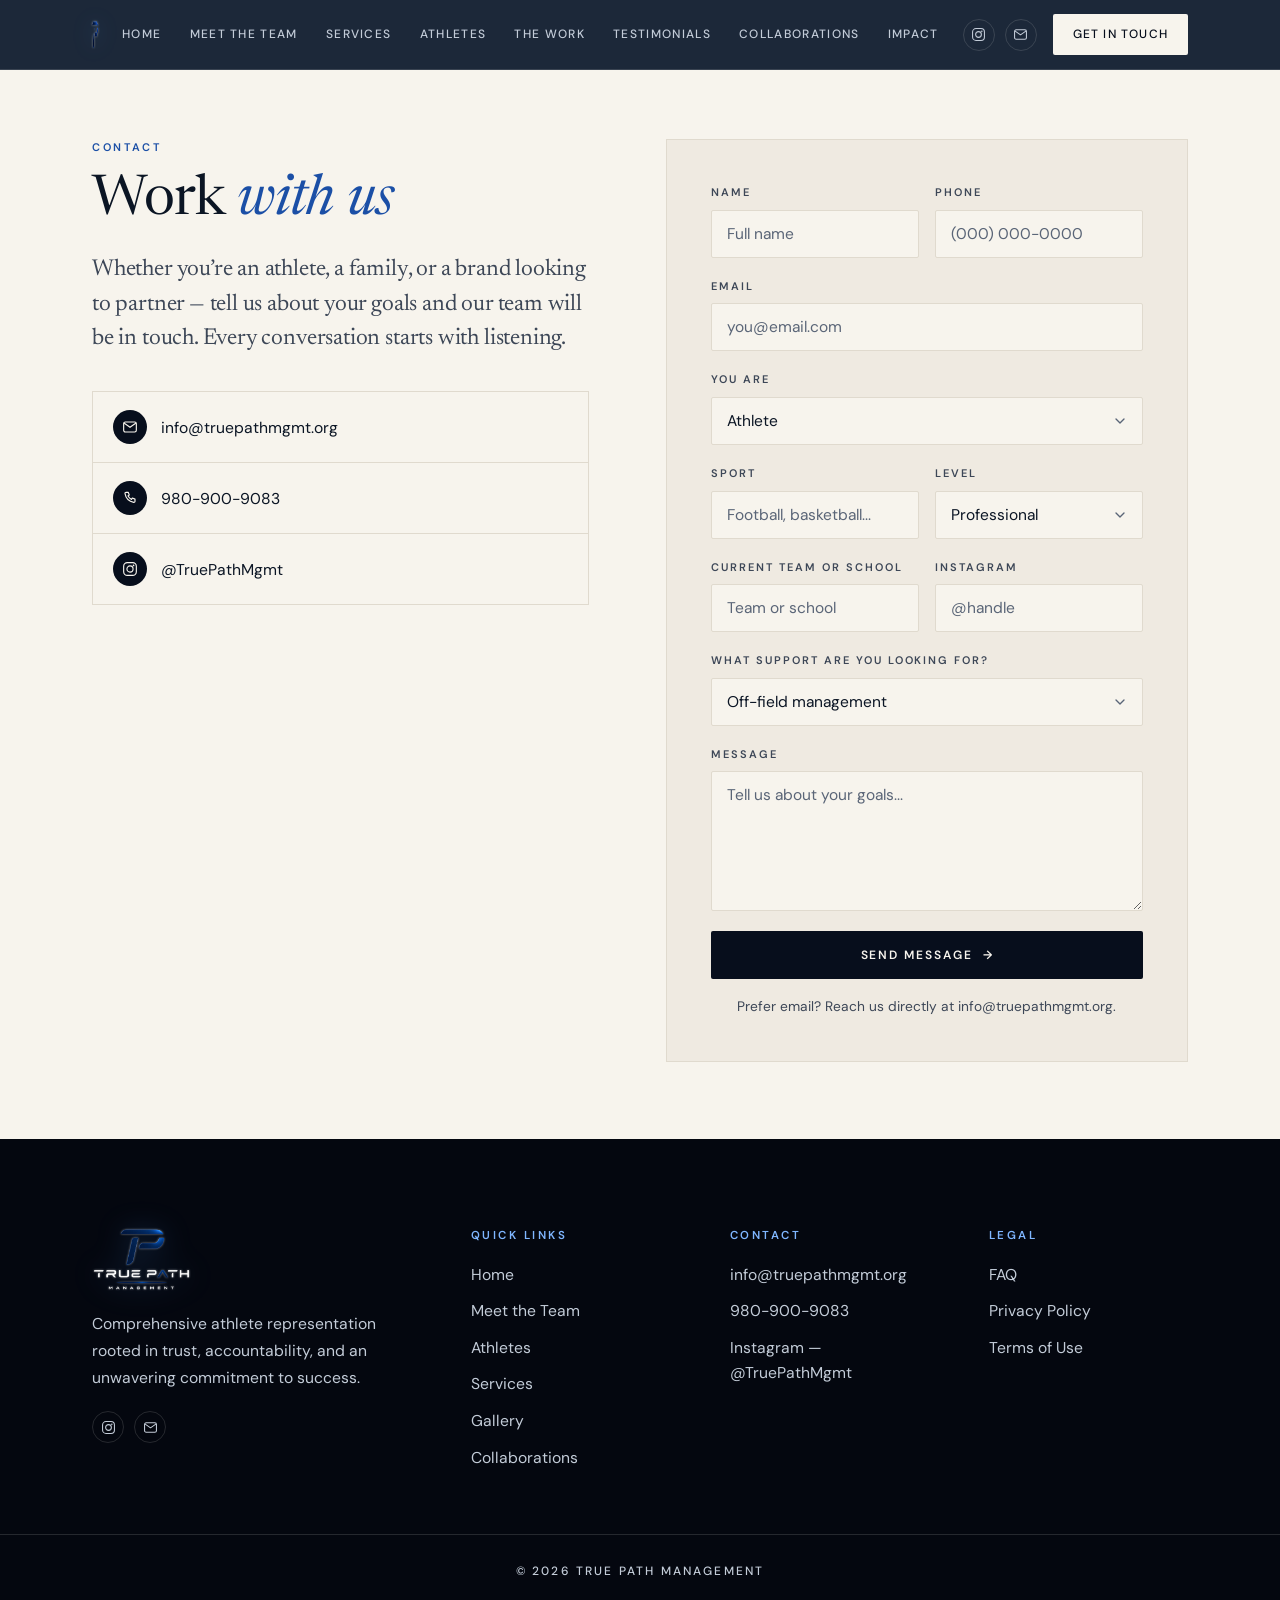
<file: contact.html>
<!doctype html>
<html lang="en"><head>
<meta charset="utf-8"><meta name="viewport" content="width=device-width, initial-scale=1, viewport-fit=cover">
<meta name="description" content="Work with True Path Management — athlete representation, brand, and career management.">
<link rel="icon" href="images/e209f55f-7d2d-44d3-a719-936151845a15.png?v=4" type="image/png">
<link rel="apple-touch-icon" href="images/e209f55f-7d2d-44d3-a719-936151845a15.png?v=4">
<meta property="og:type" content="website">
<meta property="og:title" content="Contact True Path Management"><meta property="og:image" content="https://truepathmanagement.com/images/og-share.jpg?v=1"><meta property="og:image:secure_url" content="https://truepathmanagement.com/images/og-share.jpg?v=1"><meta property="og:image:type" content="image/jpeg"><meta property="og:image:width" content="1200"><meta property="og:image:height" content="630"><meta property="og:image:alt" content="True Path Management"><meta name="twitter:image" content="https://truepathmanagement.com/images/og-share.jpg?v=1">
<meta property="og:description" content="Work with True Path Management — athlete representation, brand, and career management.">

<meta property="og:url" content="https://truepathmanagement.com/contact"><link rel="canonical" href="https://truepathmanagement.com/contact">
<meta name="twitter:card" content="summary_large_image">
<link rel="preload" as="image" href="images/49c34cde-c533-43f5-a181-22f49176719c.png?v=4">
<title>Contact the Team | True Path Management</title><meta name="theme-color" content="#070E1C">
<link rel="preconnect" href="https://fonts.googleapis.com"><link rel="preconnect" href="https://fonts.gstatic.com" crossorigin>
<link rel="preconnect" href="https://api.web3forms.com">
<link href="https://fonts.googleapis.com/css2?family=Newsreader:ital,opsz,wght@0,6..72,300..700;1,6..72,300..700&family=DM+Sans:wght@400;500;600;700&display=swap" rel="stylesheet">
<style>
  :root{
    --navy:#070E1C; --navy-deep:#04070F; --navy-soft:#16223A;
    --cream:#F7F4ED; --cream-deep:#EFEAE1;
    --gray-light:#E2E6EB; --graphite:#1F2530; --graphite-soft:#2A3140;
    --accent:#1B4FA6; --accent-light:#4E9DFF;
    --ink:#0B1524; --slate:#3D4757; --slate-soft:#5A6577;
    --on-dark:#F2EFE8; --on-dark-mute:#C3CCD8;
    --line-dark:rgba(242,239,232,.14); --line-light:#E0DACE; --line-gray:#CFD3D6;
    --danger:#A6321B;
    --display:"Newsreader",Georgia,serif;
    --sans:"DM Sans",system-ui,-apple-system,sans-serif;
    --maxw:1200px;
    --ease:cubic-bezier(.22,.61,.36,1);
  }
  *{margin:0;padding:0;box-sizing:border-box}
  html{-webkit-text-size-adjust:100%;scroll-behavior:smooth}
  body{background:var(--cream);color:var(--ink);font-family:var(--sans);line-height:1.6;
       -webkit-font-smoothing:antialiased;text-rendering:optimizeLegibility;overflow-x:hidden;
       display:flex;flex-direction:column;min-height:100vh}
  img{max-width:100%;display:block}
  a{color:inherit}
  ::selection{background:var(--accent);color:#fff}
  .wrap{max-width:var(--maxw);margin:0 auto;padding:0 clamp(20px,5vw,52px);width:100%}

  .eyebrow{font-size:11px;font-weight:600;letter-spacing:.24em;text-transform:uppercase;color:var(--accent)}
  .sec-h{font-family:var(--display);font-weight:400;letter-spacing:-.015em;line-height:1.08;
         font-size:clamp(2rem,4.6vw,3.5rem);margin:14px 0 0}
  .accent{font-style:italic;color:var(--accent)}

  /* ---------- Nav ---------- */
  nav{position:sticky;top:0;z-index:80;background:rgba(14,27,46,.94);
      backdrop-filter:blur(14px);-webkit-backdrop-filter:blur(14px);
      border-bottom:1px solid var(--line-dark)}
  .nav-in{max-width:var(--maxw);margin:0 auto;padding:14px clamp(20px,5vw,52px);
          display:flex;align-items:center;justify-content:space-between;gap:24px}
  .nav-logo{height:36px;width:auto;
            filter:drop-shadow(0 0 1px rgba(255,255,255,.55)) drop-shadow(0 2px 10px rgba(78,157,255,.3))}
  .tabs-nav{display:flex;align-items:center;gap:clamp(16px,2.2vw,30px)}
  .tab-link{font-size:12px;font-weight:500;letter-spacing:.11em;text-transform:uppercase;
            color:var(--on-dark-mute);text-decoration:none;padding:6px 0;position:relative;
            transition:color .25s var(--ease)}
  .tab-link:hover,.tab-link.active{color:var(--on-dark)}
  .tab-link::after{content:"";position:absolute;left:0;right:0;bottom:0;height:1px;
                   background:var(--accent-light);transform:scaleX(0);transform-origin:left;
                   transition:transform .3s var(--ease)}
  .tab-link:hover::after,.tab-link.active::after{transform:scaleX(1)}
  .nav-right{display:flex;align-items:center;gap:16px}
  .nav-social{display:flex;gap:10px}
  .soc-ico{width:32px;height:32px;display:grid;place-items:center;border-radius:50%;
           border:1px solid var(--line-dark);color:var(--on-dark-mute);transition:all .25s var(--ease)}
  .soc-ico svg{width:15px;height:15px}
  .soc-ico:hover{color:var(--navy);background:var(--accent-light);border-color:var(--accent-light)}
  .nav-cta{font-size:12px;font-weight:500;letter-spacing:.1em;text-transform:uppercase;
           text-decoration:none;color:var(--navy);background:var(--cream);
           padding:11px 20px;border-radius:2px;transition:all .25s var(--ease);white-space:nowrap}
  .nav-cta:hover{background:var(--accent-light)}
  .nav-toggle{display:none;background:none;border:0;cursor:pointer;padding:8px;flex-direction:column;gap:5px}
  .nav-toggle span{display:block;width:22px;height:1.5px;background:var(--on-dark);transition:.3s var(--ease)}
  .tab-cta-m{display:none}

  /* ---------- Contact ---------- */
  .contact-main{flex:1;background:var(--cream);padding:clamp(48px,5.4vw,80px) 0 clamp(56px,6vw,88px)}
  .contact-grid{display:grid;grid-template-columns:1fr 1.05fr;gap:clamp(36px,6vw,80px);align-items:start}
  .contact-lead{font-family:var(--display);font-size:clamp(1.14rem,2vw,1.44rem);line-height:1.5;
                letter-spacing:-.008em;color:var(--slate);margin-top:22px;max-width:44ch}
  .cinfo{margin-top:34px;display:flex;flex-direction:column;gap:1px;background:var(--line-light);
         border:1px solid var(--line-light)}
  .cinfo a{display:flex;align-items:center;gap:14px;padding:18px 20px;text-decoration:none;
           background:var(--cream);font-size:.98rem;transition:background .25s var(--ease)}
  .cinfo a:hover{background:#FBF9F4}
  .ci-ico{width:34px;height:34px;flex:0 0 34px;display:grid;place-items:center;border-radius:50%;
          background:var(--navy);color:var(--cream)}
  .ci-ico svg{width:16px;height:16px}

  .form-card{background:var(--cream-deep);border:1px solid var(--line-light);padding:clamp(26px,3.6vw,44px)}
  .frow{display:flex;flex-direction:column;gap:8px;margin-bottom:20px}
  .frow2{display:grid;grid-template-columns:1fr 1fr;gap:16px}
  label{font-size:11px;font-weight:600;letter-spacing:.18em;text-transform:uppercase;color:var(--slate)}
  input,select,textarea{font-family:var(--sans);font-size:.97rem;color:var(--ink);
        background:var(--cream);border:1px solid var(--line-light);border-radius:2px;
        padding:13px 15px;width:100%;transition:border-color .25s var(--ease)}
  input:focus,select:focus,textarea:focus{outline:none;border-color:var(--accent)}
  input::placeholder,textarea::placeholder{color:var(--slate-soft)}
  textarea{min-height:140px;resize:vertical}
  select{appearance:none;background-image:url("data:image/svg+xml;charset=utf-8,%3Csvg xmlns='http://www.w3.org/2000/svg' viewBox='0 0 24 24' fill='none' stroke='%235A6577' stroke-width='2' stroke-linecap='round' stroke-linejoin='round'%3E%3Cpath d='m6 9 6 6 6-6'/%3E%3C/svg%3E");
          background-repeat:no-repeat;background-position:right 14px center;background-size:16px;padding-right:42px}
  /* field-level invalid state */
  input.invalid,select.invalid,textarea.invalid{border-color:var(--danger)}
  .fsubmit{width:100%;font-family:var(--sans);font-size:12px;font-weight:600;letter-spacing:.16em;
           text-transform:uppercase;color:var(--cream);background:var(--navy);border:0;border-radius:2px;
           padding:16px 24px;cursor:pointer;display:inline-flex;align-items:center;justify-content:center;
           gap:10px;transition:background .25s var(--ease)}
  .fsubmit:hover{background:var(--accent)}
  .fsubmit[disabled]{opacity:.62;cursor:progress;background:var(--navy)}
  /* honeypot — hidden from humans, tempting to bots */
  .hp{position:absolute!important;left:-9999px!important;width:1px;height:1px;overflow:hidden}
  .fnote{margin-top:16px;font-size:.86rem;color:var(--slate);text-align:center}
  .cond{display:none}
  .cond.on{display:block}
  .fok{margin-top:18px;padding:16px 18px;border-left:2px solid var(--accent);background:var(--cream);
       font-size:.92rem;color:var(--ink);display:none}
  .fok.on{display:block}
  .fok.err{border-left-color:var(--danger)}
  .fok a{color:var(--accent)}

  /* ---------- Footer ---------- */
  footer{background:var(--navy-deep);color:var(--on-dark);padding:clamp(56px,7vw,88px) 0 0}
  .foot-in{max-width:var(--maxw);margin:0 auto;padding:0 clamp(20px,5vw,52px);
           display:grid;grid-template-columns:1.6fr 1fr 1fr 1fr;gap:clamp(28px,5vw,60px)}
  .foot-logo{height:66px;width:auto;
             filter:drop-shadow(0 0 1px rgba(255,255,255,.5)) drop-shadow(0 2px 14px rgba(78,157,255,.28))}
  .foot-blurb{margin-top:18px;font-size:.98rem;color:var(--on-dark-mute);max-width:40ch;line-height:1.7}
  .foot-social{margin-top:20px;display:flex;gap:10px}
  .foot-h{font-size:11.5px;font-weight:600;letter-spacing:.22em;text-transform:uppercase;
          color:#7FB6FF;margin-bottom:16px}
  .foot-list{list-style:none;display:flex;flex-direction:column;gap:11px}
  .foot-list a{font-size:.98rem;color:var(--on-dark-mute);text-decoration:none;transition:color .25s var(--ease)}
  .foot-list a:hover{color:var(--on-dark)}
  .foot-bottom{margin-top:clamp(44px,5vw,64px);border-top:1px solid var(--line-dark);
               padding:22px clamp(20px,5vw,52px);text-align:center}
  .foot-bottom span{font-size:12px;font-weight:500;letter-spacing:.18em;text-transform:uppercase;color:var(--on-dark-mute)}

  a:focus-visible,button:focus-visible,input:focus-visible,select:focus-visible,textarea:focus-visible{
    outline:2px solid var(--accent-light);outline-offset:3px}

  @media (prefers-reduced-motion:reduce){
    *{animation-duration:.01ms !important;transition-duration:.01ms !important}
    html{scroll-behavior:auto}
  }

  @media (max-width:1000px){
    .contact-grid{grid-template-columns:1fr}
    .foot-in{grid-template-columns:1fr 1fr}
  }
  @media (max-width:820px){
    .tabs-nav{position:fixed;inset:64px 0 auto;background:var(--navy);flex-direction:column;
              align-items:stretch;gap:0;padding:8px 0 20px;border-bottom:1px solid var(--line-dark);
              transform:translateY(-120%);transition:transform .4s var(--ease);z-index:79}
    .tabs-nav.open{transform:none}
    .tab-link{padding:15px clamp(20px,5vw,52px);border-bottom:1px solid var(--line-dark);font-size:13px}
    .tab-link::after{display:none}
    .tab-cta-m{display:block;color:var(--accent-light)}
    .nav-toggle{display:flex}
    .nav-cta,.nav-social{display:none}
    .foot-in{grid-template-columns:1fr}
  }
  @media (max-width:520px){
    .frow2{grid-template-columns:1fr;gap:0}
  }

  /* ---------- Touch ergonomics: 44px minimum tap targets ---------- */
  @media (max-width:820px){
    nav .nav-in > a{display:flex;align-items:center;min-height:44px}
    .nav-toggle{min-width:44px;min-height:44px;align-items:center;justify-content:center;padding:0}
    .mq-btn,.gs-btn,.tstc-btn{width:44px;height:44px}
    .soc-ico{width:44px;height:44px}
    .soc-ico svg{width:17px;height:17px}
    .prole{font-size:11px}
    .cinfo a{padding:20px}
    .pnum{font-size:12px}
    /* dots stay visually small but get a finger-sized hit area */
    .gs-dots button,.tstc-dots button{box-sizing:content-box;padding:9px;background-clip:content-box}
    .gs-dots,.tstc-dots{gap:0}
  }
  /* ---------- Nav: same collapse point as the homepage (1180px) ----------
     Keeps the tab row identical on every page. Below 1180px the full row
     of tabs no longer fits on one line, so the menu button takes over. */
  .tab-link{white-space:nowrap}
  @media (max-width:1180px){
    .tabs-nav{position:fixed;inset:64px 0 auto;background:var(--navy);flex-direction:column;
              align-items:stretch;gap:0;padding:8px 0 20px;border-bottom:1px solid var(--line-dark);
              transform:translateY(-120%);transition:transform .4s var(--ease);z-index:79;
              max-height:calc(100vh - 64px);max-height:calc(100dvh - 64px);
              overflow-y:auto;-webkit-overflow-scrolling:touch;overscroll-behavior:contain}
    .tabs-nav.open{transform:none}
    .tab-link{padding:15px clamp(20px,5vw,52px);border-bottom:1px solid var(--line-dark);
              font-size:13px;white-space:normal}
    .tab-link::after{display:none}
    .tab-cta-m{display:block;color:var(--accent-light)}
    .nav-toggle{display:flex;min-width:44px;min-height:44px;align-items:center;justify-content:center;padding:0}
    .nav-cta,.nav-social{display:none}
  }
</style></head><body>

<nav><div class="nav-in">
  <a href="/" aria-label="True Path Management home"><img class="nav-logo" src="images/e209f55f-7d2d-44d3-a719-936151845a15.webp?v=4" alt="True Path Management" width="96" height="96" decoding="async" onerror="this.onerror=null;this.src='images/e209f55f-7d2d-44d3-a719-936151845a15.png'"></a>
  <div class="tabs-nav" id="tabsNav">
    <a class="tab-link" href="/">Home</a>
    <a class="tab-link" href="/team">Meet the Team</a>
    <a class="tab-link" href="/services">Services</a>
    <a class="tab-link" href="/athletes">Athletes</a>
    <a class="tab-link" href="/work">The Work</a>
    <a class="tab-link" href="/testimonials">Testimonials</a>
    <a class="tab-link" href="/collaborations">Collaborations</a>
    <a class="tab-link" href="/impact">Impact</a>
    <a class="tab-link tab-cta-m active" href="/contact">Get in touch</a>
  </div>
  <div class="nav-right">
    <div class="nav-social">
      <a class="soc-ico" href="https://www.instagram.com/truepathmgmt/" target="_blank" rel="noopener" aria-label="True Path Management on Instagram" title="@TruePathMgmt"><svg viewBox="0 0 24 24" aria-hidden="true"><rect x="2.5" y="2.5" width="19" height="19" rx="5.5" stroke="currentColor" stroke-width="1.7" fill="none"/><circle cx="12" cy="12" r="4.6" stroke="currentColor" stroke-width="1.7" fill="none"/><circle cx="17.3" cy="6.7" r="1.3" fill="currentColor"/></svg></a>
      <a class="soc-ico" href="mailto:info@truepathmgmt.org" aria-label="Email True Path Management" title="info@truepathmgmt.org"><svg viewBox="0 0 24 24" aria-hidden="true"><rect x="2.5" y="4.5" width="19" height="15" rx="2.5" stroke="currentColor" stroke-width="1.7" fill="none"/><path d="m3.5 6.5 8.5 6 8.5-6" stroke="currentColor" stroke-width="1.7" fill="none" stroke-linecap="round" stroke-linejoin="round"/></svg></a>
    </div>
    <a class="nav-cta" href="/contact">Get in touch</a>
    <button class="nav-toggle" id="navToggle" aria-label="Open menu" aria-expanded="false"><span></span><span></span><span></span></button>
  </div>
</div></nav>

<main class="contact-main"><div class="wrap">
  <div class="contact-grid">
    <div>
      <p class="eyebrow">Contact</p>
      <h1 class="sec-h">Work <span class="accent">with us</span></h1>
      <p class="contact-lead">Whether you&rsquo;re an athlete, a family, or a brand looking to partner &mdash; tell us about your goals and our team will be in touch. Every conversation starts with listening.</p>
      <div class="cinfo">
        <a href="mailto:info@truepathmgmt.org"><span class="ci-ico"><svg viewBox="0 0 24 24" aria-hidden="true"><rect x="2.5" y="4.5" width="19" height="15" rx="2.5" stroke="currentColor" stroke-width="1.7" fill="none"/><path d="m3.5 6.5 8.5 6 8.5-6" stroke="currentColor" stroke-width="1.7" fill="none" stroke-linecap="round" stroke-linejoin="round"/></svg></span>info@truepathmgmt.org</a>
        <a href="tel:+19809009083"><span class="ci-ico"><svg viewBox="0 0 24 24" aria-hidden="true"><path d="M6.2 3.5h3.1l1.6 4-2 1.3a11.4 11.4 0 0 0 5.3 5.3l1.3-2 4 1.6v3.1a1.7 1.7 0 0 1-1.9 1.7A16.4 16.4 0 0 1 4.5 5.4 1.7 1.7 0 0 1 6.2 3.5z" stroke="currentColor" stroke-width="1.7" fill="none" stroke-linejoin="round"/></svg></span>980-900-9083</a>
        <a href="https://www.instagram.com/truepathmgmt/" target="_blank" rel="noopener"><span class="ci-ico"><svg viewBox="0 0 24 24" aria-hidden="true"><rect x="2.5" y="2.5" width="19" height="19" rx="5.5" stroke="currentColor" stroke-width="1.7" fill="none"/><circle cx="12" cy="12" r="4.6" stroke="currentColor" stroke-width="1.7" fill="none"/><circle cx="17.3" cy="6.7" r="1.3" fill="currentColor"/></svg></span>@TruePathMgmt</a>
      </div>
    </div>

    <div class="form-card">
      <form id="cform" action="https://api.web3forms.com/submit" method="POST" novalidate>
        <!-- Web3Forms configuration -->
        <input type="hidden" name="access_key" value="61705c38-6fea-4aa4-8cea-bafd617a9c4a">
        <input type="hidden" name="subject" value="New enquiry from truepathmgmt.org">
        <input type="hidden" name="from_name" value="True Path Management Website">
        <!-- honeypot: bots fill this, humans never see it -->
        <input type="checkbox" name="botcheck" class="hp" tabindex="-1" autocomplete="off" aria-hidden="true">

        <div class="frow2">
          <div class="frow"><label for="f-name">Name</label><input id="f-name" name="name" type="text" placeholder="Full name" autocomplete="name" required></div>
          <div class="frow"><label for="f-phone">Phone</label><input id="f-phone" name="phone" type="tel" placeholder="(000) 000-0000" autocomplete="tel"></div>
        </div>
        <div class="frow"><label for="f-email">Email</label><input id="f-email" name="email" type="email" placeholder="you@email.com" autocomplete="email" required></div>
        <div class="frow"><label for="f-role">You are</label><select id="f-role" name="role">
          <option>Athlete</option><option>Family / Guardian</option><option>Brand / Partner</option><option>Media</option><option>Other</option>
        </select></div>

        <!-- athlete-only fields -->
        <div class="cond" id="condAthlete">
          <div class="frow2">
            <div class="frow"><label for="f-sport">Sport</label><input id="f-sport" name="sport" type="text" placeholder="Football, basketball..."></div>
            <div class="frow"><label for="f-level">Level</label><select id="f-level" name="level">
              <option>Professional</option><option>College</option><option>High school</option>
            </select></div>
          </div>
          <div class="frow2">
            <div class="frow"><label for="f-team">Current team or school</label><input id="f-team" name="team" type="text" placeholder="Team or school"></div>
            <div class="frow"><label for="f-ig">Instagram</label><input id="f-ig" name="instagram" type="text" placeholder="@handle"></div>
          </div>
          <div class="frow"><label for="f-need">What support are you looking for?</label><select id="f-need" name="support">
            <option>Off-field management</option><option>NIL representation</option><option>Brand partnerships</option>
            <option>Camps or foundation</option><option>Social strategy</option><option>Not sure yet</option>
          </select></div>
        </div>

        <!-- brand-only fields -->
        <div class="cond" id="condBrand">
          <div class="frow2">
            <div class="frow"><label for="f-company">Company</label><input id="f-company" name="company" type="text" placeholder="Company name"></div>
            <div class="frow"><label for="f-campaign">Campaign type</label><select id="f-campaign" name="campaign">
              <option>Brand partnership</option><option>Appearance</option><option>Social campaign</option>
              <option>Community activation</option><option>Sponsorship</option><option>Other</option>
            </select></div>
          </div>
          <div class="frow2">
            <div class="frow"><label for="f-budget">Budget range</label><select id="f-budget" name="budget">
              <option>Under $10k</option><option>$10k – $25k</option><option>$25k – $50k</option>
              <option>$50k – $100k</option><option>$100k+</option><option>Not yet defined</option>
            </select></div>
            <div class="frow"><label for="f-timeline">Timeline</label><select id="f-timeline" name="timeline">
              <option>Within 30 days</option><option>1 – 3 months</option><option>3 – 6 months</option><option>Exploring</option>
            </select></div>
          </div>
          <div class="frow"><label for="f-interest">Athlete or sport of interest</label><input id="f-interest" name="interest" type="text" placeholder="Athlete name, sport, or league"></div>
        </div>

        <div class="frow"><label for="f-msg">Message</label><textarea id="f-msg" name="message" placeholder="Tell us about your goals..." required></textarea></div>
        <button class="fsubmit" id="fsubmit" type="submit">Send message <span aria-hidden="true">&rarr;</span></button>
        <p class="fnote">Prefer email? Reach us directly at info@truepathmgmt.org.</p>
        <div class="fok" id="fok" role="status" aria-live="polite"></div>
      </form>
    </div>
  </div>
</div></main>

<footer>
  <div class="foot-in">
    <div>
      <img class="foot-logo" src="images/49c34cde-c533-43f5-a181-22f49176719c.png?v=4" alt="True Path Management" width="1536" height="1024" decoding="async" loading="lazy" onerror="this.onerror=null;this.src='images/logo-full.png'">
      <p class="foot-blurb">Comprehensive athlete representation rooted in trust, accountability, and an unwavering commitment to success.</p>
      <div class="foot-social">
        <a class="soc-ico" href="https://www.instagram.com/truepathmgmt/" target="_blank" rel="noopener" aria-label="True Path Management on Instagram"><svg viewBox="0 0 24 24" aria-hidden="true"><rect x="2.5" y="2.5" width="19" height="19" rx="5.5" stroke="currentColor" stroke-width="1.7" fill="none"/><circle cx="12" cy="12" r="4.6" stroke="currentColor" stroke-width="1.7" fill="none"/><circle cx="17.3" cy="6.7" r="1.3" fill="currentColor"/></svg></a>
        <a class="soc-ico" href="mailto:info@truepathmgmt.org" aria-label="Email True Path Management"><svg viewBox="0 0 24 24" aria-hidden="true"><rect x="2.5" y="4.5" width="19" height="15" rx="2.5" stroke="currentColor" stroke-width="1.7" fill="none"/><path d="m3.5 6.5 8.5 6 8.5-6" stroke="currentColor" stroke-width="1.7" fill="none" stroke-linecap="round" stroke-linejoin="round"/></svg></a>
      </div>
    </div>
    <div>
      <p class="foot-h">Quick Links</p>
      <ul class="foot-list">
        <li><a href="/">Home</a></li>
        <li><a href="/team">Meet the Team</a></li>
        <li><a href="/athletes">Athletes</a></li>
        <li><a href="/services">Services</a></li>
        <li><a href="/gallery">Gallery</a></li>
        <li><a href="/collaborations">Collaborations</a></li>
      </ul>
    </div>
    <div>
      <p class="foot-h">Contact</p>
      <ul class="foot-list">
        <li><a href="mailto:info@truepathmgmt.org">info@truepathmgmt.org</a></li>
        <li><a href="tel:+19809009083">980-900-9083</a></li>
        <li><a href="https://www.instagram.com/truepathmgmt/" target="_blank" rel="noopener">Instagram &mdash; @TruePathMgmt</a></li>
      </ul>
    </div>
    <div>
      <p class="foot-h">Legal</p>
      <ul class="foot-list">
        <li><a href="/faq">FAQ</a></li>
        <li><a href="/privacy">Privacy Policy</a></li>
        <li><a href="/terms">Terms of Use</a></li>
      </ul>
    </div>
  </div>
  <div class="foot-bottom"><span>&copy; 2026 True Path Management</span></div>
</footer>

<script>
(function(){
  "use strict";
  var $=function(s){return document.querySelector(s)};

  /* ---- Mobile nav ---- */
  var toggle=$("#navToggle"), tabsNav=$("#tabsNav");
  if(toggle&&tabsNav){
    toggle.addEventListener("click",function(){
      var open=tabsNav.classList.toggle("open");
      toggle.setAttribute("aria-expanded",open?"true":"false");
      toggle.setAttribute("aria-label",open?"Close menu":"Open menu");
    });
  }

  /* ---- Contact form -> Web3Forms ---- */
  var form=$("#cform");
  if(form){
    var btn=$("#fsubmit"), ok=$("#fok");
    var btnHTML=btn?btn.innerHTML:"";
    var EMAIL=/^[^\s@]+@[^\s@]+\.[^\s@]{2,}$/;

    function say(msg,isErr){
      if(!ok) return;
      ok.innerHTML=msg;
      ok.classList.add("on");
      ok.classList.toggle("err",!!isErr);
    }
    function clearInvalid(){
      Array.prototype.forEach.call(form.querySelectorAll(".invalid"),function(f){
        f.classList.remove("invalid");
      });
    }

    form.addEventListener("submit",function(e){
      e.preventDefault();
      clearInvalid();

      var name=$("#f-name"), email=$("#f-email"), msg=$("#f-msg");

      /* validate: required fields first, then email shape */
      var bad=[name,email,msg].filter(function(f){return !f.value.trim()});
      if(!bad.length && !EMAIL.test(email.value.trim())) bad=[email];
      if(bad.length){
        bad.forEach(function(f){f.classList.add("invalid")});
        bad[0].focus();
        say(bad[0]===email && email.value.trim()
              ? "That email address doesn&rsquo;t look right &mdash; mind checking it?"
              : "Please fill in your name, email, and a short message.", true);
        return;
      }

      if(btn){ btn.disabled=true; btn.textContent="Sending\u2026"; }
      say("Sending your message\u2026", false);

      fetch(form.action,{
        method:"POST",
        headers:{"Accept":"application/json"},
        body:new FormData(form)
      })
      .then(function(r){ return r.json().then(function(d){ return {ok:r.ok,data:d} }) })
      .then(function(res){
        if(res.ok && res.data && res.data.success){
          form.reset();
          say("Thanks &mdash; your message is on its way. Our team will be in touch shortly.", false);
          if(btn){ btn.style.display="none"; }
        }else{
          throw new Error((res.data && res.data.message) || "Submission failed");
        }
      })
      .catch(function(){
        say("Something went wrong sending that. Please email us directly at "+
            "<a href=\"mailto:info@truepathmgmt.org\">info@truepathmgmt.org</a> "+
            "or call 980-900-9083.", true);
      })
      .then(function(){
        if(btn && btn.style.display!=="none"){ btn.disabled=false; btn.innerHTML=btnHTML; }
      });
    });

    /* clear the error styling as soon as they start fixing it */
    form.addEventListener("input",function(e){
      if(e.target.classList) e.target.classList.remove("invalid");
    });
  }
})();

/* show only the fields that match the visitor type (review #9) */
(function(){
  var role=document.getElementById("f-role");
  if(!role) return;
  var ath=document.getElementById("condAthlete"), brd=document.getElementById("condBrand");
  function apply(){
    var v=role.value;
    var isAth=(v==="Athlete"||v==="Family / Guardian");
    var isBrd=(v==="Brand / Partner");
    ath.classList.toggle("on",isAth);
    brd.classList.toggle("on",isBrd);
    /* keep hidden fields out of the submitted email */
    [ath,brd].forEach(function(box){
      var off=!box.classList.contains("on");
      box.querySelectorAll("input,select,textarea").forEach(function(el){el.disabled=off;});
    });
  }
  role.addEventListener("change",apply);
  try{
    /* deep links from the homepage CTAs: ?for=athlete and ?for=brand */
    var want=new URLSearchParams(location.search).get("for");
    var map={brand:"Brand / Partner", athlete:"Athlete", family:"Family / Guardian", media:"Media"};
    if(want && map[want]) role.value=map[want];
  }catch(e){}
  apply();
})();
</script>
</body></html>
</file>
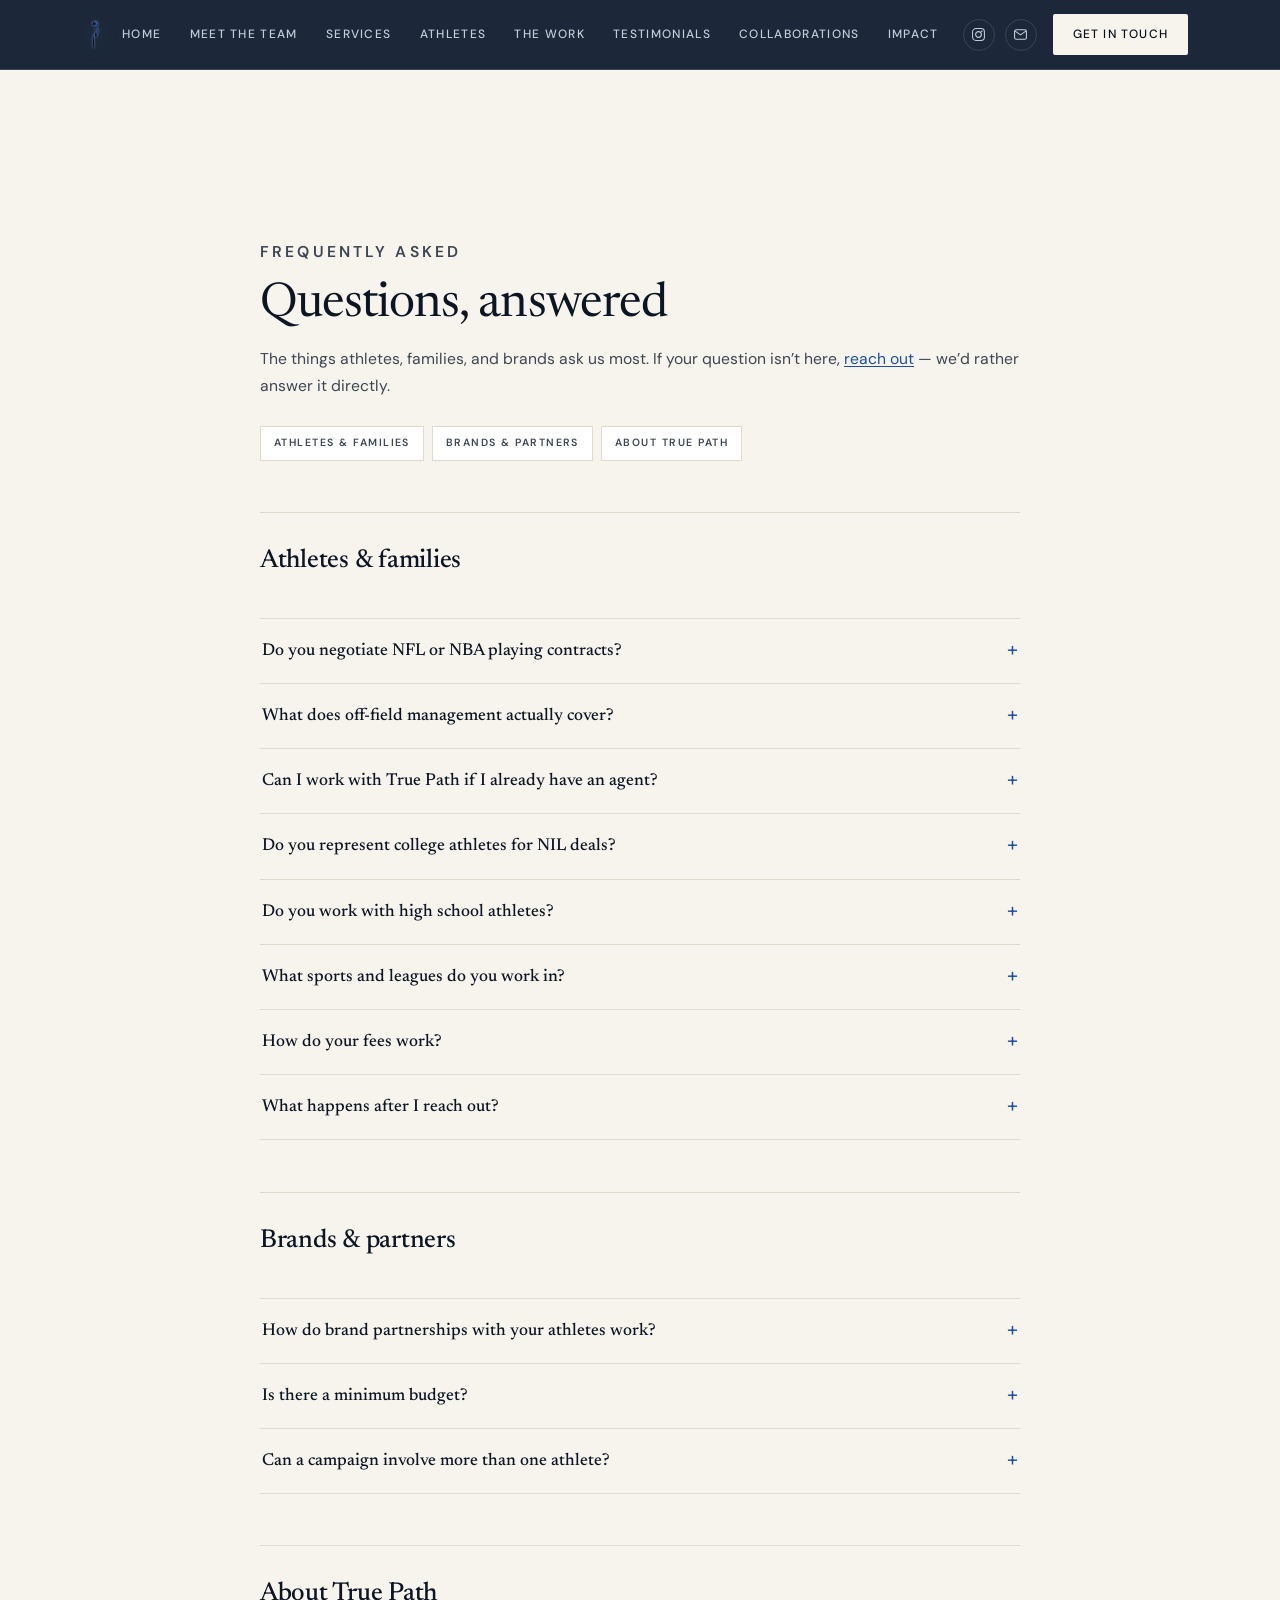
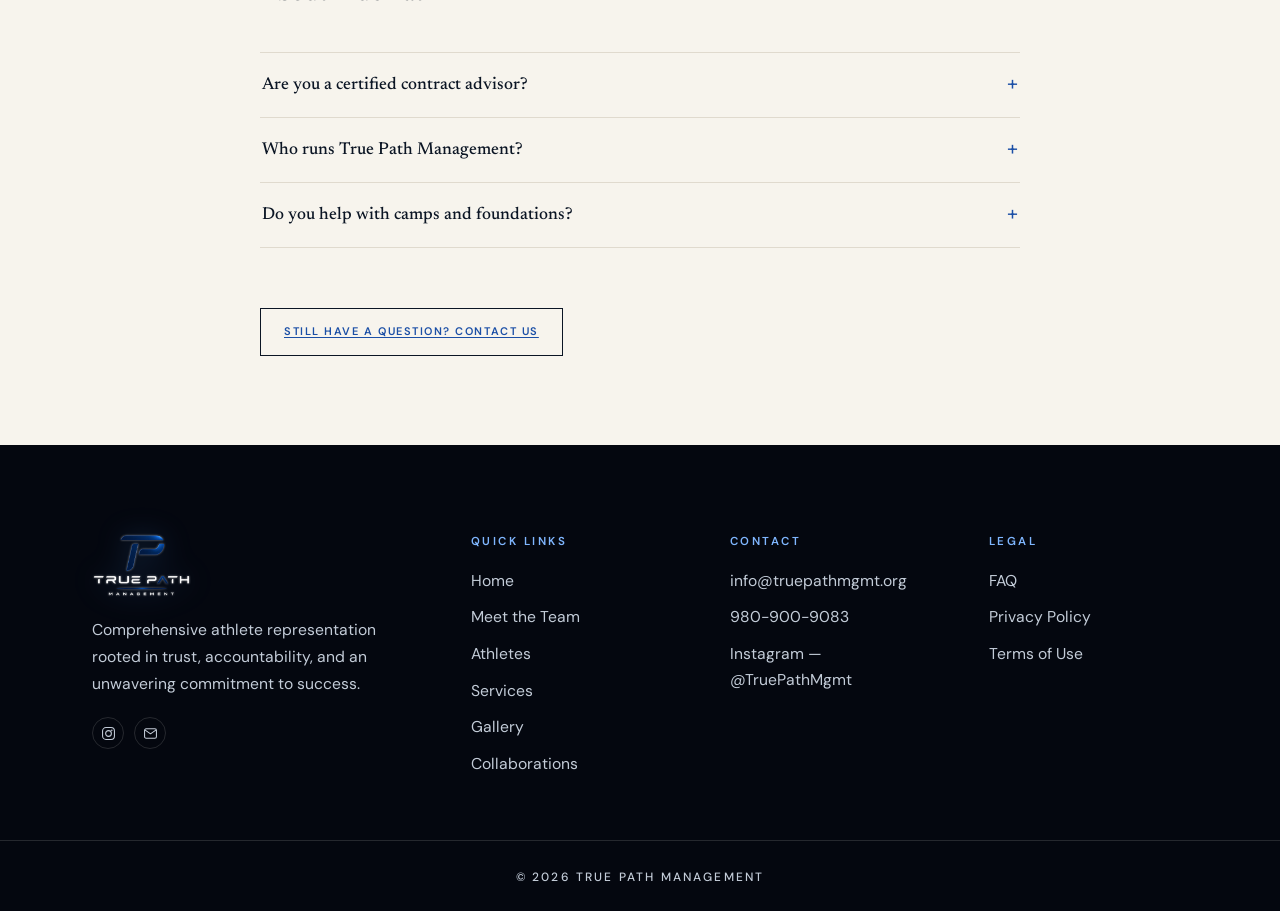
<file: faq.html>
<!DOCTYPE html>
<html lang="en">
<head>
<meta charset="utf-8">
<meta name="viewport" content="width=device-width, initial-scale=1, viewport-fit=cover">
<title>FAQ | True Path Management</title><link rel="canonical" href="https://truepathmanagement.com/faq">
<meta name="description" content="Answers to common questions from athletes, families, and brands about off-field management and NIL representation with True Path Management.">
<meta name="theme-color" content="#070E1C">
<meta property="og:title" content="FAQ &mdash; True Path Management"><meta property="og:image" content="https://truepathmanagement.com/images/og-share.jpg?v=1"><meta property="og:image:secure_url" content="https://truepathmanagement.com/images/og-share.jpg?v=1"><meta property="og:image:type" content="image/jpeg"><meta property="og:image:width" content="1200"><meta property="og:image:height" content="630"><meta property="og:image:alt" content="True Path Management"><meta name="twitter:image" content="https://truepathmanagement.com/images/og-share.jpg?v=1"><meta name="twitter:card" content="summary_large_image">
<meta property="og:description" content="Answers to common questions from athletes, families, and brands about off-field management and NIL representation with True Path Management.">
<meta property="og:type" content="website">
<link rel="icon" href="images/e209f55f-7d2d-44d3-a719-936151845a15.png">
<link rel="preconnect" href="https://fonts.googleapis.com">
<link rel="preconnect" href="https://fonts.gstatic.com" crossorigin>
<link href="https://fonts.googleapis.com/css2?family=Newsreader:ital,wght@0,300;0,400;0,500;1,400&family=DM+Sans:wght@400;500;600;700&display=swap" rel="stylesheet">
<link rel="stylesheet" href="legal.css">
</head>
<body>

<nav><div class="nav-in">
  <a href="/" aria-label="True Path Management home"><img class="nav-logo" src="images/e209f55f-7d2d-44d3-a719-936151845a15.webp?v=4" alt="True Path Management" width="96" height="96" decoding="async" onerror="this.onerror=null;this.src='images/e209f55f-7d2d-44d3-a719-936151845a15.png'"></a>
  <div class="tabs-nav" id="tabsNav">
    <a class="tab-link" href="/">Home</a>
    <a class="tab-link" href="/team">Meet the Team</a>
    <a class="tab-link" href="/services">Services</a>
    <a class="tab-link" href="/athletes">Athletes</a>
    <a class="tab-link" href="/work">The Work</a>
    <a class="tab-link" href="/testimonials">Testimonials</a>
    <a class="tab-link" href="/collaborations">Collaborations</a>
    <a class="tab-link" href="/impact">Impact</a>
    <a class="tab-link tab-cta-m" href="/contact">Get in touch</a>
  </div>
  <div class="nav-right">
    <div class="nav-social">
      <a class="soc-ico" href="https://www.instagram.com/truepathmgmt/" target="_blank" rel="noopener" aria-label="True Path Management on Instagram" title="@TruePathMgmt"><svg viewBox="0 0 24 24" aria-hidden="true"><rect x="2.5" y="2.5" width="19" height="19" rx="5.5" stroke="currentColor" stroke-width="1.7" fill="none"/><circle cx="12" cy="12" r="4.6" stroke="currentColor" stroke-width="1.7" fill="none"/><circle cx="17.3" cy="6.7" r="1.3" fill="currentColor"/></svg></a>
      <a class="soc-ico" href="mailto:info@truepathmgmt.org" aria-label="Email True Path Management" title="info@truepathmgmt.org"><svg viewBox="0 0 24 24" aria-hidden="true"><rect x="2.5" y="4.5" width="19" height="15" rx="2.5" stroke="currentColor" stroke-width="1.7" fill="none"/><path d="m3.5 6.5 8.5 6 8.5-6" stroke="currentColor" stroke-width="1.7" fill="none" stroke-linecap="round" stroke-linejoin="round"/></svg></a>
    </div>
    <a class="nav-cta" href="/contact">Get in touch</a>
    <button class="nav-toggle" id="navToggle" aria-label="Open menu" aria-expanded="false"><span></span><span></span><span></span></button>
  </div>
</div></nav>

<main class="doc">
  <div class="doc-in">
  <p class="doc-eyebrow">Frequently asked</p>
  <h1>Questions, answered</h1>
  <p class="doc-sub">The things athletes, families, and brands ask us most. If your question isn&rsquo;t here, <a href="/contact">reach out</a> &mdash; we&rsquo;d rather answer it directly.</p>

  <div class="faq-cats">
    <span class="faq-cat">Athletes &amp; families</span>
    <span class="faq-cat">Brands &amp; partners</span>
    <span class="faq-cat">About True Path</span>
  </div>

  <h2>Athletes &amp; families</h2>
  <div class="faqs">

    <details class="faq">
      <summary>Do you negotiate NFL or NBA playing contracts?</summary>
      <div class="faq-a">
        <p>No. True Path manages everything outside the professional playing contract, and works collaboratively with each athlete&rsquo;s certified contract advisor. We are not competing for that role &mdash; we handle the business, brand, and life that surrounds it.</p>
      </div>
    </details>

    <details class="faq">
      <summary>What does off-field management actually cover?</summary>
      <div class="faq-a">
        <p>External brand partnerships, philanthropic foundations, youth camps, appearances, social strategy, business development, and the daily logistics that eat an athlete&rsquo;s time during a season.</p>
        <p>In practice it means one team handling the things that would otherwise be spread across five people, so the athlete can focus on the game.</p>
      </div>
    </details>

    <details class="faq">
      <summary>Can I work with True Path if I already have an agent?</summary>
      <div class="faq-a">
        <p>Yes &mdash; that is the model. Your certified contract advisor handles your playing contract. We handle everything outside it. The two roles are complementary, and we coordinate directly with your advisor rather than around them.</p>
      </div>
    </details>

    <details class="faq">
      <summary>Do you represent college athletes for NIL deals?</summary>
      <div class="faq-a">
        <p>Yes. For collegiate athletes we provide NIL representation, deal negotiation, brand positioning, social strategy, and career development &mdash; with the goal of establishing real market value early rather than taking the first offer that arrives.</p>
      </div>
    </details>

    <details class="faq">
      <summary>Do you work with high school athletes?</summary>
      <div class="faq-a">
        <p>We do, with a focus on recruiting support and early brand foundation rather than aggressive commercial activity.</p>
        <p>Where an athlete is under 18, a parent or legal guardian is involved from the first conversation onward and signs anything that needs signing. Please have a parent or guardian submit the contact form on the athlete&rsquo;s behalf.</p>
      </div>
    </details>

    <details class="faq">
      <summary>What sports and leagues do you work in?</summary>
      <div class="faq-a">
        <p>Our current roster competes in the NFL and NBA, alongside collegiate and high school athletes across multiple sports. If your sport isn&rsquo;t represented yet, it&rsquo;s still worth a conversation.</p>
      </div>
    </details>

    <!-- REPLACE: confirm this fee answer with Jamond before launch. It is written to be
         accurate without committing to a structure or a number. -->
    <details class="faq">
      <summary>How do your fees work?</summary>
      <div class="faq-a">
        <p>Fees depend on the scope of what we&rsquo;re managing, and they are agreed in writing before any work begins. There is never a cost to reach out, ask questions, or find out whether we&rsquo;re the right fit.</p>
      </div>
    </details>

    <details class="faq">
      <summary>What happens after I reach out?</summary>
      <div class="faq-a">
        <p>We start by listening. The first conversation is about understanding where you are, what you want your career to build toward, and whether we&rsquo;re genuinely the right team for it. If we&rsquo;re not, we&rsquo;ll say so.</p>
      </div>
    </details>

  </div>

  <h2>Brands &amp; partners</h2>
  <div class="faqs">

    <details class="faq">
      <summary>How do brand partnerships with your athletes work?</summary>
      <div class="faq-a">
        <p>Tell us the campaign you have in mind &mdash; appearance, social campaign, community activation, sponsorship, or something less obvious &mdash; and we&rsquo;ll come back with the athletes on our roster who actually fit, not just the biggest name available.</p>
        <p>We handle the athlete side end to end: scoping, scheduling, deliverables, and execution.</p>
      </div>
    </details>

    <details class="faq">
      <summary>Is there a minimum budget?</summary>
      <div class="faq-a">
        <p>There&rsquo;s no fixed floor. The <a href="/contact?for=brand">partnership form</a> asks for a budget range so we can suggest something realistic from the start rather than after three rounds of back and forth. Community and youth-focused activations are often smaller than commercial campaigns, and we treat both seriously.</p>
      </div>
    </details>

    <details class="faq">
      <summary>Can a campaign involve more than one athlete?</summary>
      <div class="faq-a">
        <p>Yes. Multi-athlete campaigns are often stronger, particularly for regional activations where two or three athletes cover more of a market than one. Tell us the footprint you&rsquo;re trying to reach and we&rsquo;ll build the roster around it.</p>
      </div>
    </details>

  </div>

  <h2>About True Path</h2>
  <div class="faqs">

    <!-- REPLACE: this answer must be confirmed by Jamond and counsel. Certification and
         state athlete-agent registration requirements vary by state and by league, and
         this answer should state only what is verifiably true for True Path. -->
    <details class="faq">
      <summary>Are you a certified contract advisor?</summary>
      <div class="faq-a">
        <p>True Path Management does not negotiate professional playing contracts and does not hold itself out as a certified contract advisor for that purpose. Our work sits outside the playing contract, alongside the advisor who does hold that role.</p>
        <p>For NIL representation, we operate in accordance with applicable state law and the athlete&rsquo;s school and conference policies.</p>
      </div>
    </details>

    <details class="faq">
      <summary>Who runs True Path Management?</summary>
      <div class="faq-a">
        <p>Founder and CEO Jamond DuBose, a former Division I football player who competed at three programs, started at two, and was voted team captain at one. He founded True Path to give athletes the guidance he wished he&rsquo;d had. You can read more <a href="/team">about Jamond</a>.</p>
      </div>
    </details>

    <details class="faq">
      <summary>Do you help with camps and foundations?</summary>
      <div class="faq-a">
        <p>Yes, and it&rsquo;s a real part of the work rather than an add-on. We plan and run youth camps end to end, and we help athletes launch and operate their own foundations so giving back becomes a lasting program instead of one-off donations.</p>
      </div>
    </details>

  </div>

  <a class="doc-back" href="/contact">Still have a question? Contact us</a>

  </div>
</main>

<footer>
  <div class="foot-in">
    <div>
      <img class="foot-logo" src="images/49c34cde-c533-43f5-a181-22f49176719c.png?v=4" alt="True Path Management" width="1536" height="1024" decoding="async" loading="lazy" onerror="this.onerror=null;this.src='images/logo-full.png'">
      <p class="foot-blurb">Comprehensive athlete representation rooted in trust, accountability, and an unwavering commitment to success.</p>
      <div class="foot-social">
        <a class="soc-ico" href="https://www.instagram.com/truepathmgmt/" target="_blank" rel="noopener" aria-label="True Path Management on Instagram"><svg viewBox="0 0 24 24" aria-hidden="true"><rect x="2.5" y="2.5" width="19" height="19" rx="5.5" stroke="currentColor" stroke-width="1.7" fill="none"/><circle cx="12" cy="12" r="4.6" stroke="currentColor" stroke-width="1.7" fill="none"/><circle cx="17.3" cy="6.7" r="1.3" fill="currentColor"/></svg></a>
        <a class="soc-ico" href="mailto:info@truepathmgmt.org" aria-label="Email True Path Management"><svg viewBox="0 0 24 24" aria-hidden="true"><rect x="2.5" y="4.5" width="19" height="15" rx="2.5" stroke="currentColor" stroke-width="1.7" fill="none"/><path d="m3.5 6.5 8.5 6 8.5-6" stroke="currentColor" stroke-width="1.7" fill="none" stroke-linecap="round" stroke-linejoin="round"/></svg></a>
      </div>
    </div>
    <div>
      <p class="foot-h">Quick Links</p>
      <ul class="foot-list">
        <li><a href="/">Home</a></li>
        <li><a href="/team">Meet the Team</a></li>
        <li><a href="/athletes">Athletes</a></li>
        <li><a href="/services">Services</a></li>
        <li><a href="/gallery">Gallery</a></li>
        <li><a href="/collaborations">Collaborations</a></li>
      </ul>
    </div>
    <div>
      <p class="foot-h">Contact</p>
      <ul class="foot-list">
        <li><a href="mailto:info@truepathmgmt.org">info@truepathmgmt.org</a></li>
        <li><a href="tel:+19809009083">980-900-9083</a></li>
        <li><a href="https://www.instagram.com/truepathmgmt/" target="_blank" rel="noopener">Instagram &mdash; @TruePathMgmt</a></li>
      </ul>
    </div>
    <div>
      <p class="foot-h">Legal</p>
      <ul class="foot-list">
        <li><a href="/faq">FAQ</a></li>
        <li><a href="/privacy">Privacy Policy</a></li>
        <li><a href="/terms">Terms of Use</a></li>
      </ul>
    </div>
  </div>
  <div class="foot-bottom"><span>&copy; 2026 True Path Management</span></div>
</footer>

<script>
(function(){
  var t=document.getElementById("navToggle"), n=document.getElementById("tabsNav");
  if(t&&n){ t.addEventListener("click",function(){
    var open=n.classList.toggle("open");
    t.setAttribute("aria-expanded",open?"true":"false");
    t.setAttribute("aria-label",open?"Close menu":"Open menu");
  }); }
})();
</script>
<script type="application/ld+json">
{"@context":"https://schema.org","@type":"FAQPage","mainEntity":[
{"@type":"Question","name":"Do you negotiate NFL or NBA playing contracts?","acceptedAnswer":{"@type":"Answer","text":"No. True Path manages everything outside the professional playing contract, and works collaboratively with each athlete's certified contract advisor."}},
{"@type":"Question","name":"Can I work with True Path if I already have an agent?","acceptedAnswer":{"@type":"Answer","text":"Yes. Your certified contract advisor handles your playing contract. True Path handles everything outside it, coordinating directly with your advisor."}},
{"@type":"Question","name":"Do you represent college athletes for NIL deals?","acceptedAnswer":{"@type":"Answer","text":"Yes. For collegiate athletes we provide NIL representation, deal negotiation, brand positioning, social strategy, and career development."}},
{"@type":"Question","name":"Do you work with high school athletes?","acceptedAnswer":{"@type":"Answer","text":"Yes, focused on recruiting support and early brand foundation. Where an athlete is under 18, a parent or legal guardian is involved throughout."}}
]}
</script>
</body>
</html>
</file>
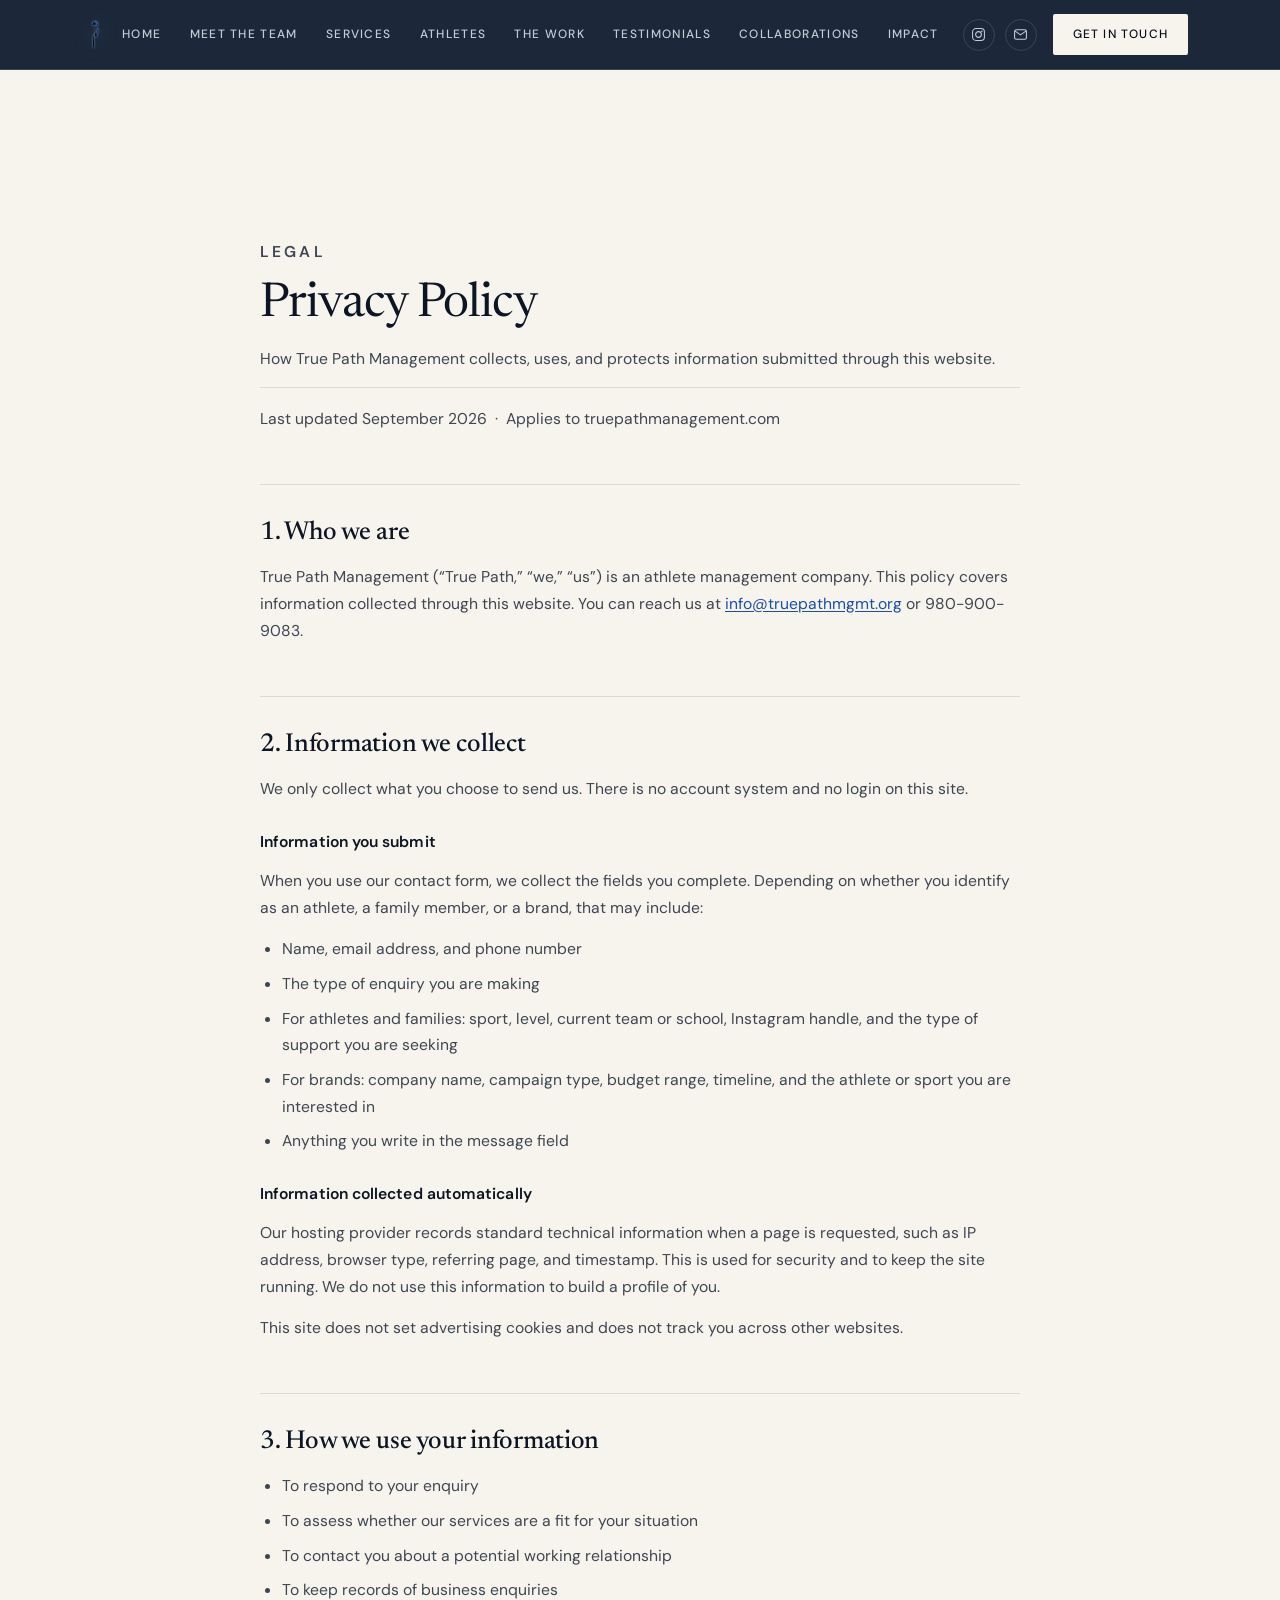
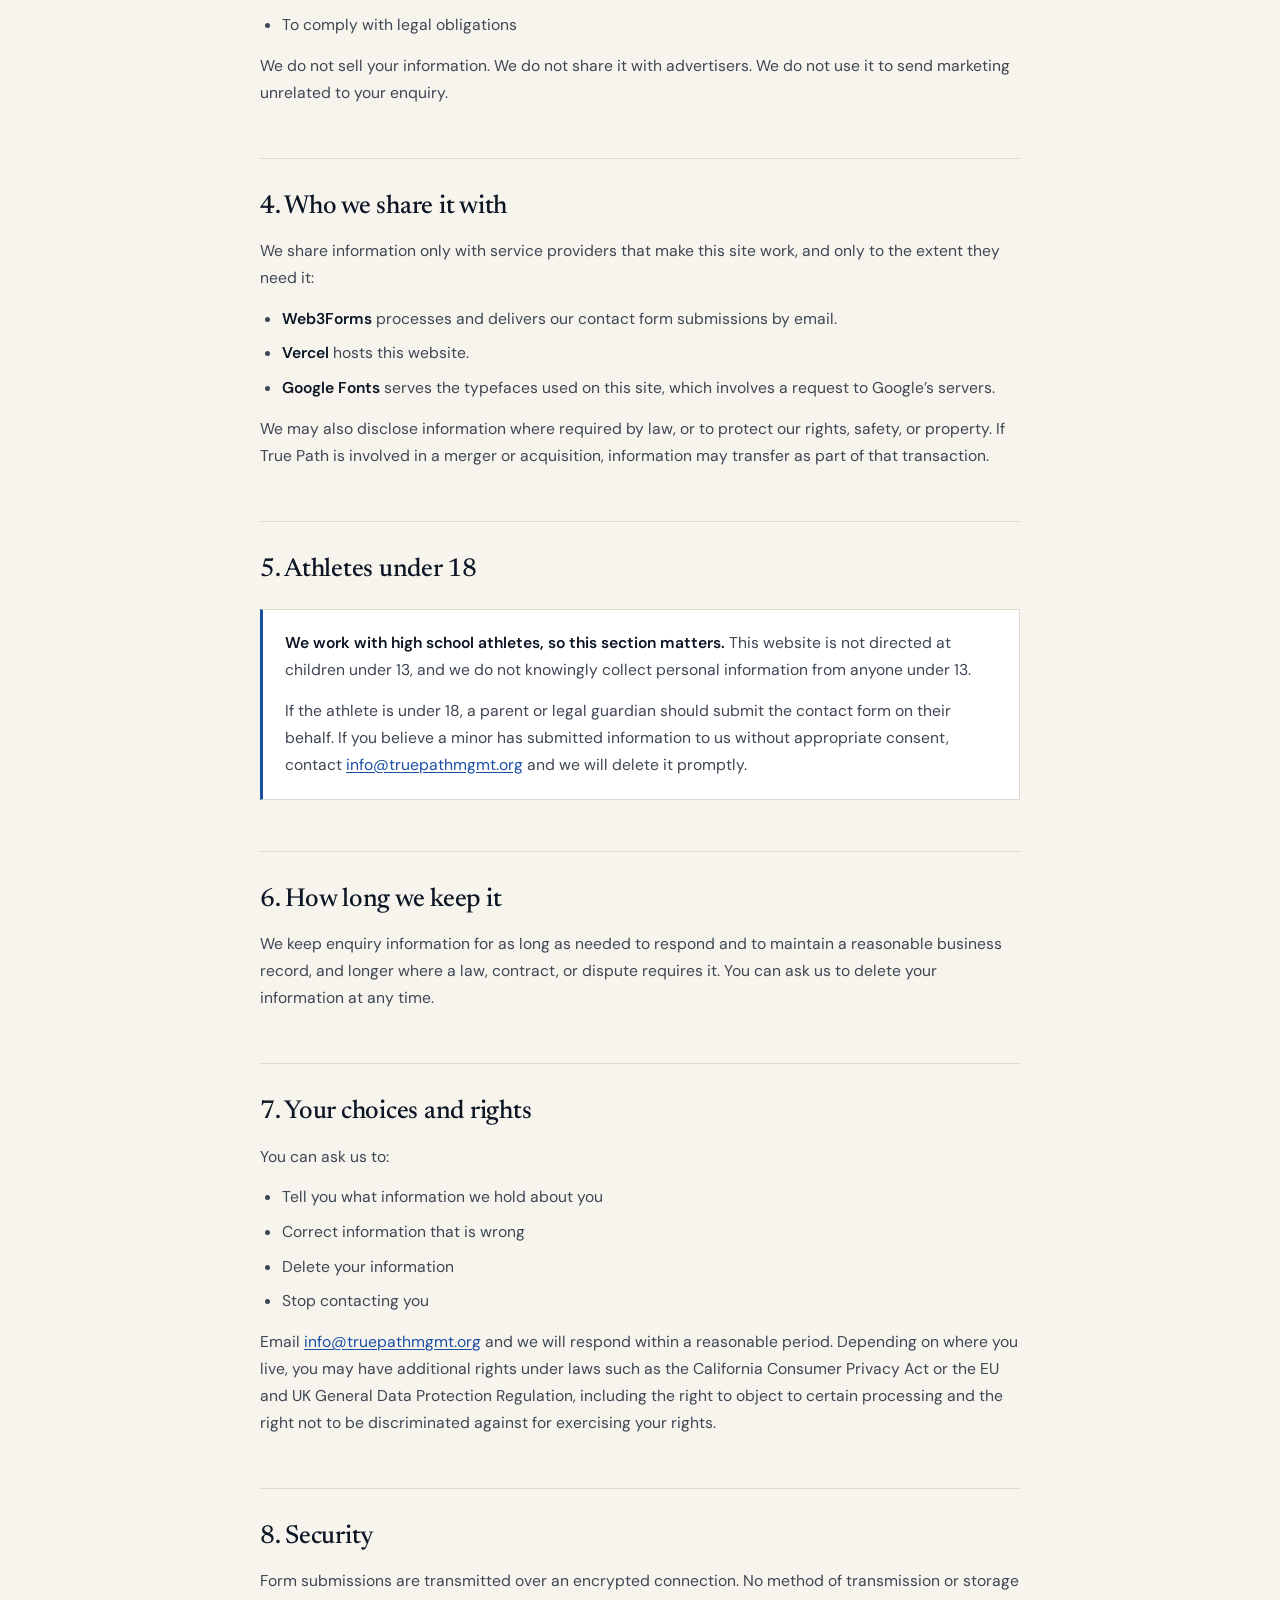
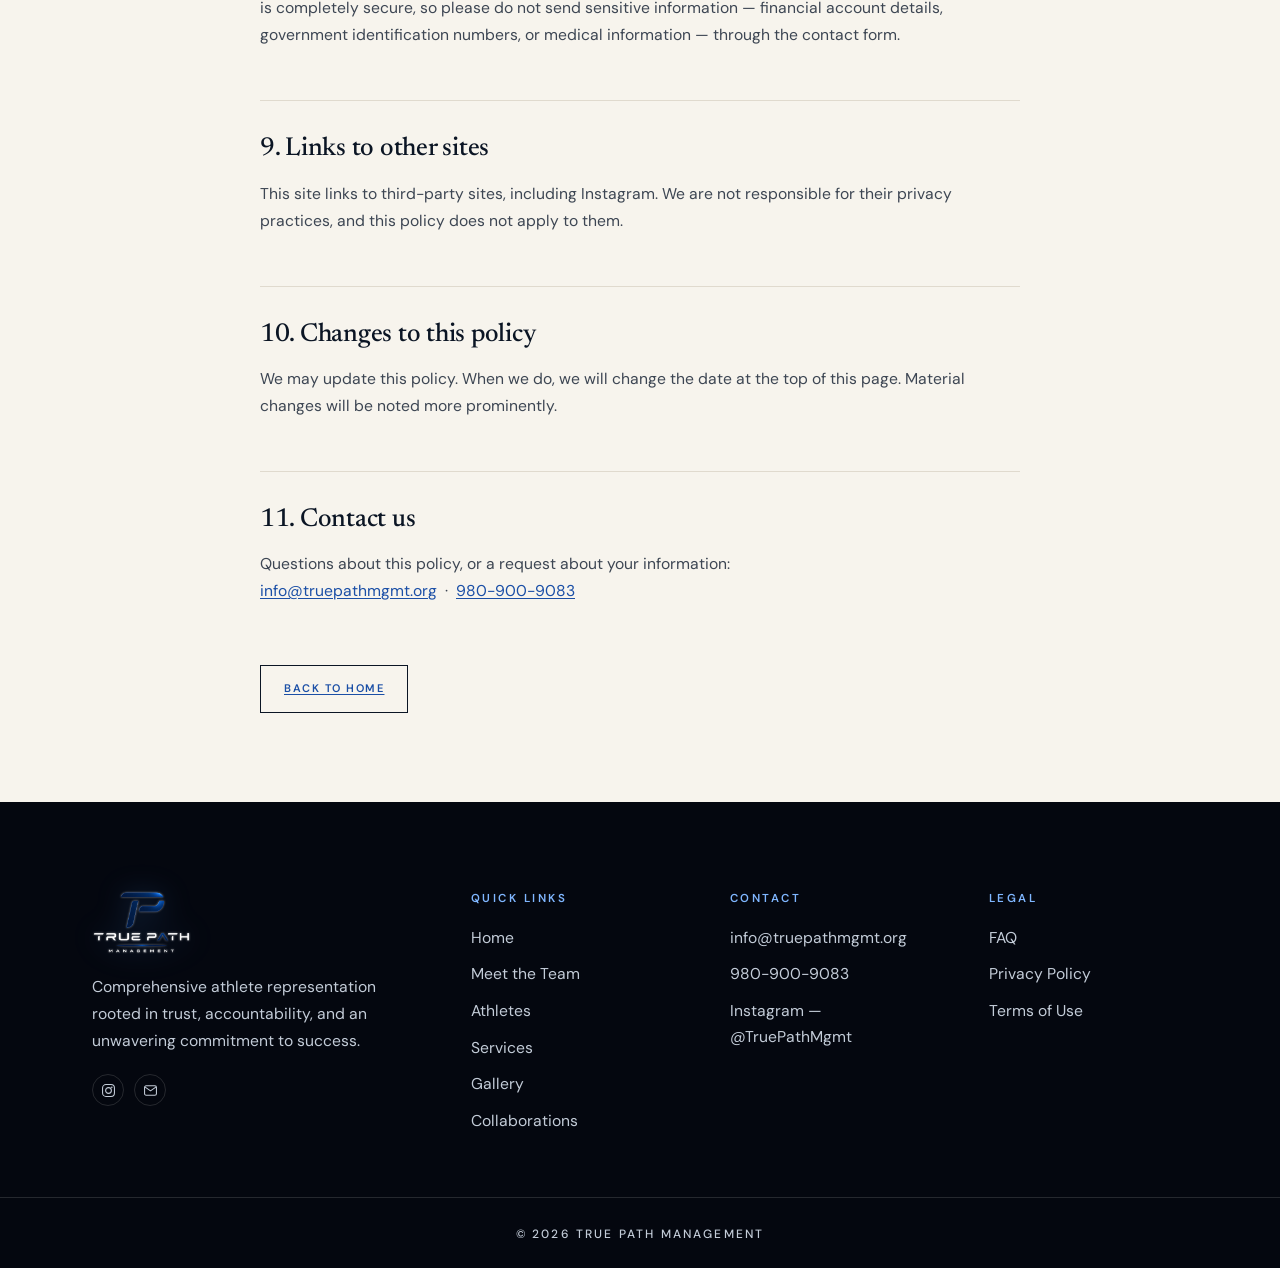
<file: privacy.html>
<!DOCTYPE html>
<html lang="en">
<head>
<meta charset="utf-8">
<meta name="viewport" content="width=device-width, initial-scale=1, viewport-fit=cover">
<title>Privacy Policy | True Path Management</title><link rel="canonical" href="https://truepathmanagement.com/privacy">
<meta name="description" content="How True Path Management collects, uses, and protects information submitted through this website.">
<meta name="theme-color" content="#070E1C">
<meta property="og:title" content="Privacy Policy &mdash; True Path Management"><meta property="og:image" content="https://truepathmanagement.com/images/og-share.jpg?v=1"><meta property="og:image:secure_url" content="https://truepathmanagement.com/images/og-share.jpg?v=1"><meta property="og:image:type" content="image/jpeg"><meta property="og:image:width" content="1200"><meta property="og:image:height" content="630"><meta property="og:image:alt" content="True Path Management"><meta name="twitter:image" content="https://truepathmanagement.com/images/og-share.jpg?v=1"><meta name="twitter:card" content="summary_large_image">
<meta property="og:description" content="How True Path Management collects, uses, and protects information submitted through this website.">
<meta property="og:type" content="website">
<link rel="icon" href="images/e209f55f-7d2d-44d3-a719-936151845a15.png">
<link rel="preconnect" href="https://fonts.googleapis.com">
<link rel="preconnect" href="https://fonts.gstatic.com" crossorigin>
<link href="https://fonts.googleapis.com/css2?family=Newsreader:ital,wght@0,300;0,400;0,500;1,400&family=DM+Sans:wght@400;500;600;700&display=swap" rel="stylesheet">
<link rel="stylesheet" href="legal.css">
</head>
<body>

<nav><div class="nav-in">
  <a href="/" aria-label="True Path Management home"><img class="nav-logo" src="images/e209f55f-7d2d-44d3-a719-936151845a15.webp?v=4" alt="True Path Management" width="96" height="96" decoding="async" onerror="this.onerror=null;this.src='images/e209f55f-7d2d-44d3-a719-936151845a15.png'"></a>
  <div class="tabs-nav" id="tabsNav">
    <a class="tab-link" href="/">Home</a>
    <a class="tab-link" href="/team">Meet the Team</a>
    <a class="tab-link" href="/services">Services</a>
    <a class="tab-link" href="/athletes">Athletes</a>
    <a class="tab-link" href="/work">The Work</a>
    <a class="tab-link" href="/testimonials">Testimonials</a>
    <a class="tab-link" href="/collaborations">Collaborations</a>
    <a class="tab-link" href="/impact">Impact</a>
    <a class="tab-link tab-cta-m" href="/contact">Get in touch</a>
  </div>
  <div class="nav-right">
    <div class="nav-social">
      <a class="soc-ico" href="https://www.instagram.com/truepathmgmt/" target="_blank" rel="noopener" aria-label="True Path Management on Instagram" title="@TruePathMgmt"><svg viewBox="0 0 24 24" aria-hidden="true"><rect x="2.5" y="2.5" width="19" height="19" rx="5.5" stroke="currentColor" stroke-width="1.7" fill="none"/><circle cx="12" cy="12" r="4.6" stroke="currentColor" stroke-width="1.7" fill="none"/><circle cx="17.3" cy="6.7" r="1.3" fill="currentColor"/></svg></a>
      <a class="soc-ico" href="mailto:info@truepathmgmt.org" aria-label="Email True Path Management" title="info@truepathmgmt.org"><svg viewBox="0 0 24 24" aria-hidden="true"><rect x="2.5" y="4.5" width="19" height="15" rx="2.5" stroke="currentColor" stroke-width="1.7" fill="none"/><path d="m3.5 6.5 8.5 6 8.5-6" stroke="currentColor" stroke-width="1.7" fill="none" stroke-linecap="round" stroke-linejoin="round"/></svg></a>
    </div>
    <a class="nav-cta" href="/contact">Get in touch</a>
    <button class="nav-toggle" id="navToggle" aria-label="Open menu" aria-expanded="false"><span></span><span></span><span></span></button>
  </div>
</div></nav>

<main class="doc">
  <div class="doc-in">
  <p class="doc-eyebrow">Legal</p>
  <h1>Privacy Policy</h1>
  <p class="doc-sub">How True Path Management collects, uses, and protects information submitted through this website.</p>
  <p class="doc-meta">Last updated September 2026 &nbsp;&middot;&nbsp; Applies to truepathmanagement.com</p>

  <h2>1. Who we are</h2>
  <p>True Path Management (&ldquo;True Path,&rdquo; &ldquo;we,&rdquo; &ldquo;us&rdquo;) is an athlete management company. This policy covers information collected through this website. You can reach us at <a href="mailto:info@truepathmgmt.org">info@truepathmgmt.org</a> or 980-900-9083.</p>

  <h2>2. Information we collect</h2>
  <p>We only collect what you choose to send us. There is no account system and no login on this site.</p>
  <h3>Information you submit</h3>
  <p>When you use our contact form, we collect the fields you complete. Depending on whether you identify as an athlete, a family member, or a brand, that may include:</p>
  <ul>
    <li>Name, email address, and phone number</li>
    <li>The type of enquiry you are making</li>
    <li>For athletes and families: sport, level, current team or school, Instagram handle, and the type of support you are seeking</li>
    <li>For brands: company name, campaign type, budget range, timeline, and the athlete or sport you are interested in</li>
    <li>Anything you write in the message field</li>
  </ul>
  <h3>Information collected automatically</h3>
  <p>Our hosting provider records standard technical information when a page is requested, such as IP address, browser type, referring page, and timestamp. This is used for security and to keep the site running. We do not use this information to build a profile of you.</p>
  <p>This site does not set advertising cookies and does not track you across other websites.</p>

  <h2>3. How we use your information</h2>
  <ul>
    <li>To respond to your enquiry</li>
    <li>To assess whether our services are a fit for your situation</li>
    <li>To contact you about a potential working relationship</li>
    <li>To keep records of business enquiries</li>
    <li>To comply with legal obligations</li>
  </ul>
  <p>We do not sell your information. We do not share it with advertisers. We do not use it to send marketing unrelated to your enquiry.</p>

  <h2>4. Who we share it with</h2>
  <p>We share information only with service providers that make this site work, and only to the extent they need it:</p>
  <ul>
    <li><strong>Web3Forms</strong> processes and delivers our contact form submissions by email.</li>
    <li><strong>Vercel</strong> hosts this website.</li>
    <li><strong>Google Fonts</strong> serves the typefaces used on this site, which involves a request to Google&rsquo;s servers.</li>
  </ul>
  <p>We may also disclose information where required by law, or to protect our rights, safety, or property. If True Path is involved in a merger or acquisition, information may transfer as part of that transaction.</p>

  <h2>5. Athletes under 18</h2>
  <div class="doc-callout">
    <p><strong>We work with high school athletes, so this section matters.</strong> This website is not directed at children under 13, and we do not knowingly collect personal information from anyone under 13.</p>
    <p>If the athlete is under 18, a parent or legal guardian should submit the contact form on their behalf. If you believe a minor has submitted information to us without appropriate consent, contact <a href="mailto:info@truepathmgmt.org">info@truepathmgmt.org</a> and we will delete it promptly.</p>
  </div>

  <h2>6. How long we keep it</h2>
  <p>We keep enquiry information for as long as needed to respond and to maintain a reasonable business record, and longer where a law, contract, or dispute requires it. You can ask us to delete your information at any time.</p>

  <h2>7. Your choices and rights</h2>
  <p>You can ask us to:</p>
  <ul>
    <li>Tell you what information we hold about you</li>
    <li>Correct information that is wrong</li>
    <li>Delete your information</li>
    <li>Stop contacting you</li>
  </ul>
  <p>Email <a href="mailto:info@truepathmgmt.org">info@truepathmgmt.org</a> and we will respond within a reasonable period. Depending on where you live, you may have additional rights under laws such as the California Consumer Privacy Act or the EU and UK General Data Protection Regulation, including the right to object to certain processing and the right not to be discriminated against for exercising your rights.</p>

  <h2>8. Security</h2>
  <p>Form submissions are transmitted over an encrypted connection. No method of transmission or storage is completely secure, so please do not send sensitive information &mdash; financial account details, government identification numbers, or medical information &mdash; through the contact form.</p>

  <h2>9. Links to other sites</h2>
  <p>This site links to third-party sites, including Instagram. We are not responsible for their privacy practices, and this policy does not apply to them.</p>

  <h2>10. Changes to this policy</h2>
  <p>We may update this policy. When we do, we will change the date at the top of this page. Material changes will be noted more prominently.</p>

  <h2>11. Contact us</h2>
  <p>Questions about this policy, or a request about your information:<br>
  <a href="mailto:info@truepathmgmt.org">info@truepathmgmt.org</a> &nbsp;&middot;&nbsp; <a href="tel:+19809009083">980-900-9083</a></p>

  <a class="doc-back" href="/">Back to home</a>

  </div>
</main>

<footer>
  <div class="foot-in">
    <div>
      <img class="foot-logo" src="images/49c34cde-c533-43f5-a181-22f49176719c.png?v=4" alt="True Path Management" width="1536" height="1024" decoding="async" loading="lazy" onerror="this.onerror=null;this.src='images/logo-full.png'">
      <p class="foot-blurb">Comprehensive athlete representation rooted in trust, accountability, and an unwavering commitment to success.</p>
      <div class="foot-social">
        <a class="soc-ico" href="https://www.instagram.com/truepathmgmt/" target="_blank" rel="noopener" aria-label="True Path Management on Instagram"><svg viewBox="0 0 24 24" aria-hidden="true"><rect x="2.5" y="2.5" width="19" height="19" rx="5.5" stroke="currentColor" stroke-width="1.7" fill="none"/><circle cx="12" cy="12" r="4.6" stroke="currentColor" stroke-width="1.7" fill="none"/><circle cx="17.3" cy="6.7" r="1.3" fill="currentColor"/></svg></a>
        <a class="soc-ico" href="mailto:info@truepathmgmt.org" aria-label="Email True Path Management"><svg viewBox="0 0 24 24" aria-hidden="true"><rect x="2.5" y="4.5" width="19" height="15" rx="2.5" stroke="currentColor" stroke-width="1.7" fill="none"/><path d="m3.5 6.5 8.5 6 8.5-6" stroke="currentColor" stroke-width="1.7" fill="none" stroke-linecap="round" stroke-linejoin="round"/></svg></a>
      </div>
    </div>
    <div>
      <p class="foot-h">Quick Links</p>
      <ul class="foot-list">
        <li><a href="/">Home</a></li>
        <li><a href="/team">Meet the Team</a></li>
        <li><a href="/athletes">Athletes</a></li>
        <li><a href="/services">Services</a></li>
        <li><a href="/gallery">Gallery</a></li>
        <li><a href="/collaborations">Collaborations</a></li>
      </ul>
    </div>
    <div>
      <p class="foot-h">Contact</p>
      <ul class="foot-list">
        <li><a href="mailto:info@truepathmgmt.org">info@truepathmgmt.org</a></li>
        <li><a href="tel:+19809009083">980-900-9083</a></li>
        <li><a href="https://www.instagram.com/truepathmgmt/" target="_blank" rel="noopener">Instagram &mdash; @TruePathMgmt</a></li>
      </ul>
    </div>
    <div>
      <p class="foot-h">Legal</p>
      <ul class="foot-list">
        <li><a href="/faq">FAQ</a></li>
        <li><a href="/privacy">Privacy Policy</a></li>
        <li><a href="/terms">Terms of Use</a></li>
      </ul>
    </div>
  </div>
  <div class="foot-bottom"><span>&copy; 2026 True Path Management</span></div>
</footer>

<script>
(function(){
  var t=document.getElementById("navToggle"), n=document.getElementById("tabsNav");
  if(t&&n){ t.addEventListener("click",function(){
    var open=n.classList.toggle("open");
    t.setAttribute("aria-expanded",open?"true":"false");
    t.setAttribute("aria-label",open?"Close menu":"Open menu");
  }); }
})();
</script>
</body>
</html>
</file>
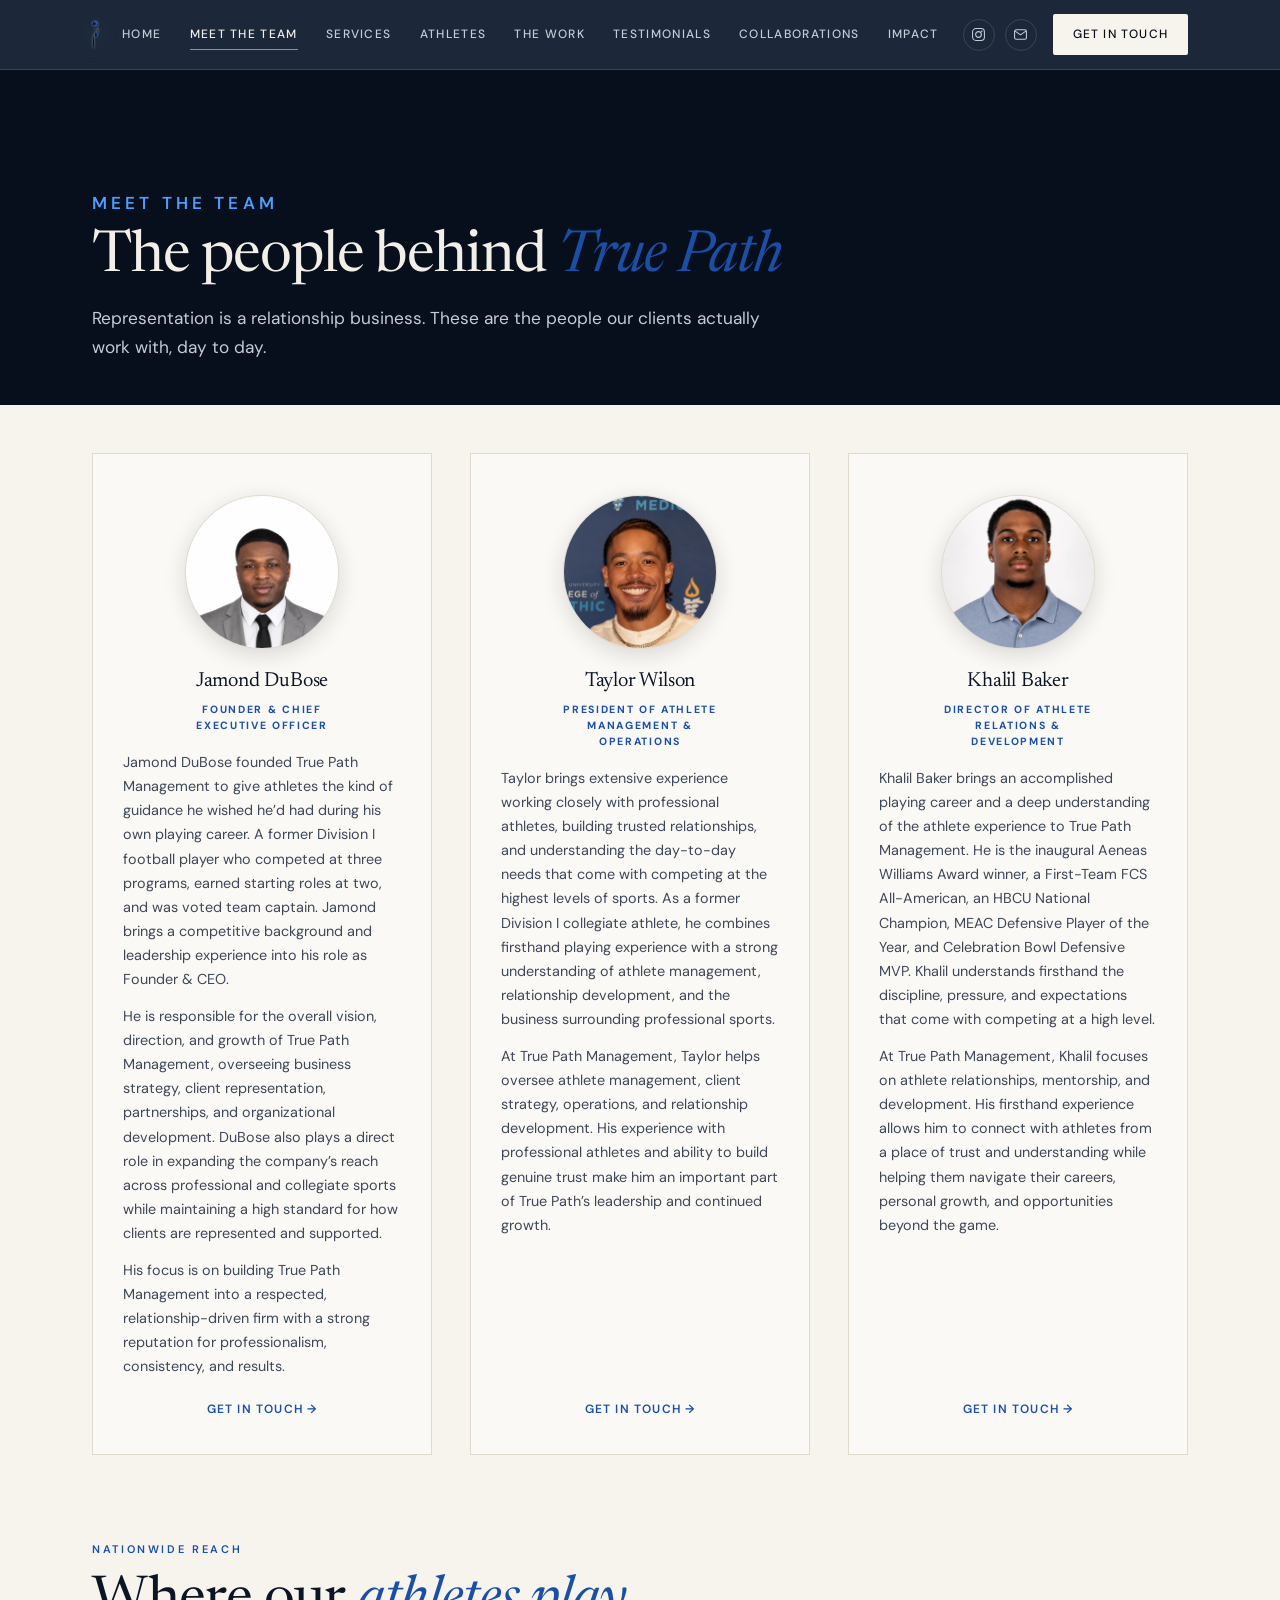
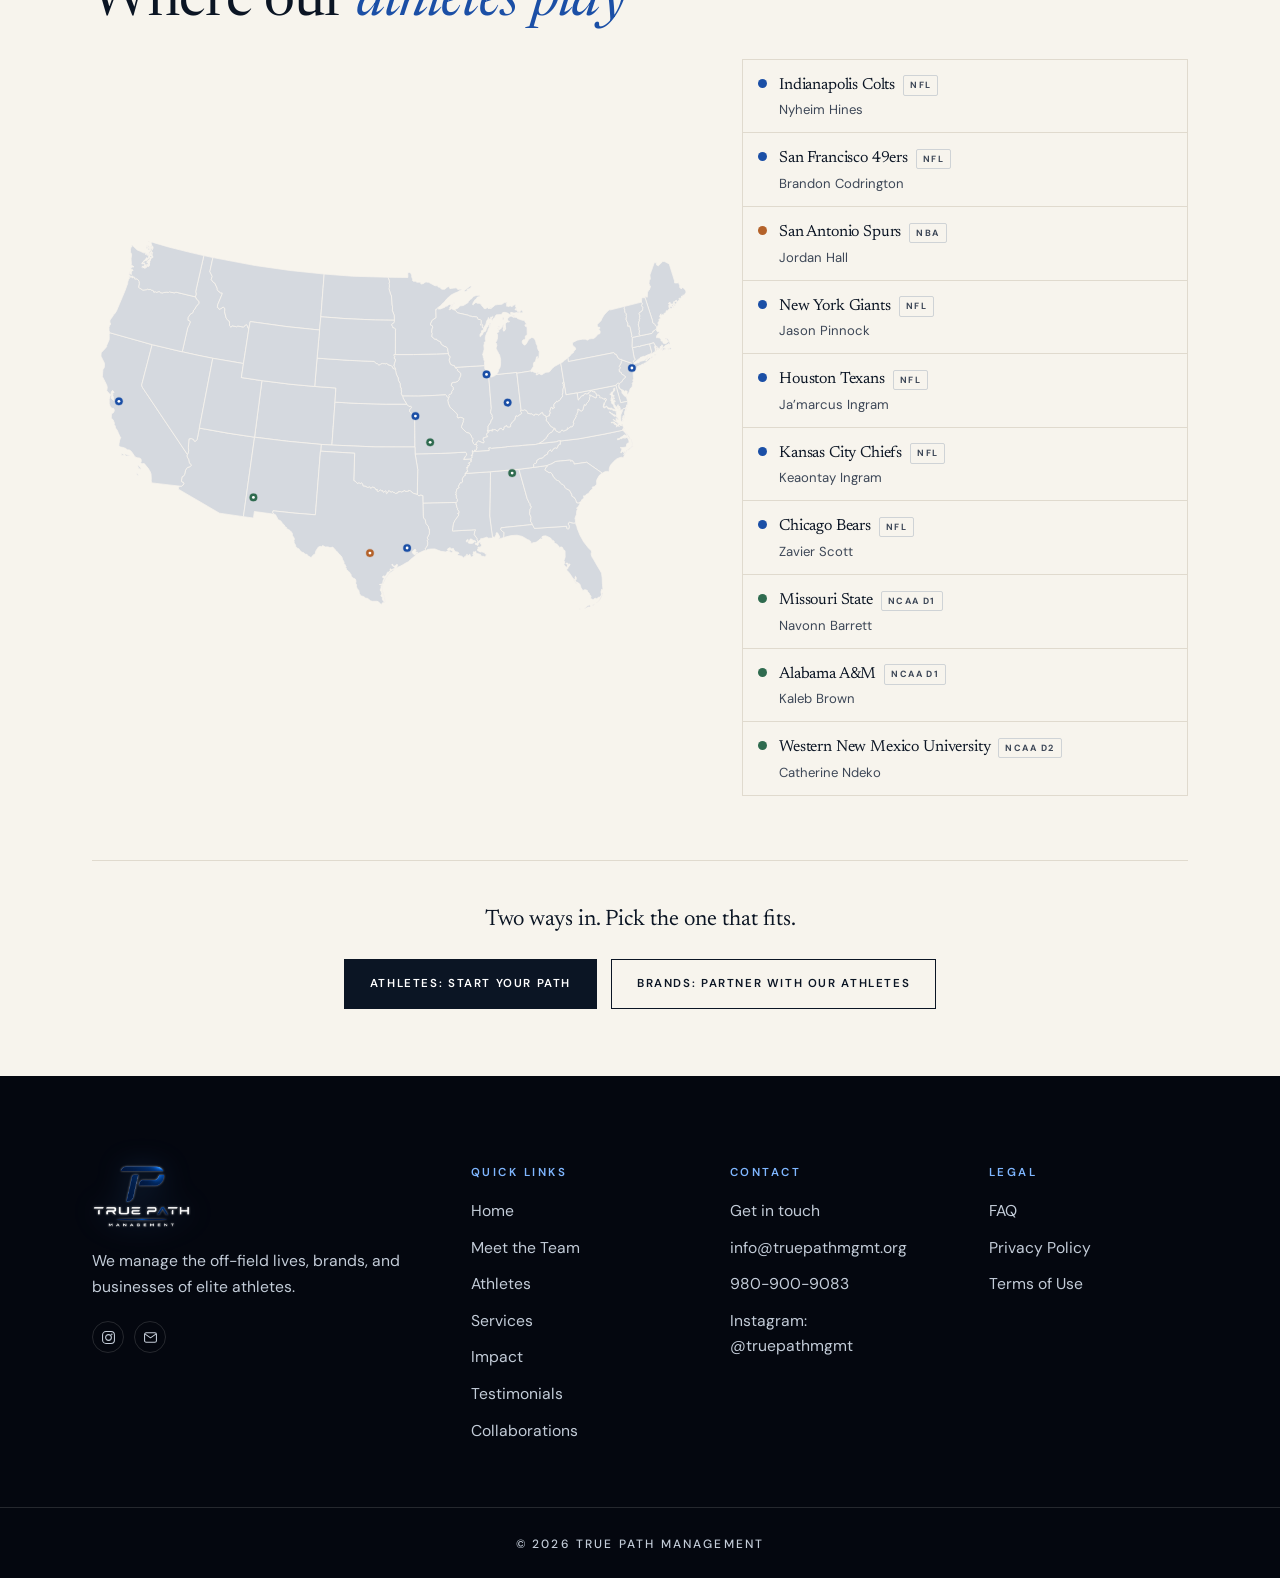
<file: team.html>
<!doctype html>
<html lang="en"><head>
<meta charset="utf-8"><meta name="viewport" content="width=device-width, initial-scale=1, viewport-fit=cover">
<meta name="description" content="Meet the team behind True Path Management: founder Jamond DuBose, Khalil Baker, and Taylor Wilson.">
<link rel="icon" href="images/e209f55f-7d2d-44d3-a719-936151845a15.png?v=4" type="image/png">
<link rel="apple-touch-icon" href="images/e209f55f-7d2d-44d3-a719-936151845a15.png?v=4">
<meta property="og:type" content="website">
<meta property="og:title" content="Meet the Team | True Path Management"><meta property="og:image" content="https://truepathmanagement.com/images/og-share.jpg?v=1"><meta property="og:image:secure_url" content="https://truepathmanagement.com/images/og-share.jpg?v=1"><meta property="og:image:type" content="image/jpeg"><meta property="og:image:width" content="1200"><meta property="og:image:height" content="630"><meta property="og:image:alt" content="True Path Management"><meta name="twitter:image" content="https://truepathmanagement.com/images/og-share.jpg?v=1">
<meta property="og:description" content="The people behind True Path Management.">

<meta property="og:url" content="https://truepathmanagement.com/team"><link rel="canonical" href="https://truepathmanagement.com/team">
<meta name="twitter:card" content="summary_large_image">
<link rel="preload" as="image" href="images/49c34cde-c533-43f5-a181-22f49176719c.png?v=4">
<title>Meet the Team | True Path Management</title><meta name="theme-color" content="#070E1C">
<link rel="preconnect" href="https://fonts.googleapis.com"><link rel="preconnect" href="https://fonts.gstatic.com" crossorigin>
<link href="https://fonts.googleapis.com/css2?family=Newsreader:ital,opsz,wght@0,6..72,300..700;1,6..72,300..700&family=DM+Sans:wght@400;500;600;700&display=swap" rel="stylesheet">
<style>
  :root{
    /* Descent: navy -> cream -> cream-deep -> light gray -> graphite -> navy */
    --navy:#070E1C; --navy-deep:#04070F; --navy-soft:#16223A;
    --cream:#F7F4ED; --cream-deep:#EFEAE1;
    --gray-light:#E2E6EB; --graphite:#1F2530; --graphite-soft:#2A3140;
    --accent:#1B4FA6; --accent-light:#4E9DFF;
    --ink:#0B1524; --slate:#3D4757; --slate-soft:#5A6577;
    --on-dark:#F2EFE8; --on-dark-mute:#C3CCD8;
    --line-dark:rgba(242,239,232,.14); --line-light:#E0DACE; --line-gray:#CFD3D6;
    --display:"Newsreader",Georgia,serif;
    --sans:"DM Sans",system-ui,-apple-system,sans-serif;
    --maxw:1200px;
    --ease:cubic-bezier(.22,.61,.36,1);
  }
  *{margin:0;padding:0;box-sizing:border-box}
  html{-webkit-text-size-adjust:100%;scroll-behavior:smooth;scroll-padding-top:74px}
  body{background:var(--cream);color:var(--ink);font-family:var(--sans);line-height:1.6;font-weight:400;
       -webkit-font-smoothing:antialiased;text-rendering:optimizeLegibility;overflow-x:hidden}
  img{max-width:100%;display:block}
  a{color:inherit}
  ::selection{background:var(--accent);color:#fff}

  .wrap{max-width:var(--maxw);margin:0 auto;padding:0 clamp(20px,5vw,52px)}

  /* ---------- Type system ---------- */
  .eyebrow{font-family:var(--sans);font-size:11px;font-weight:600;letter-spacing:.24em;
           text-transform:uppercase;color:var(--accent)}
  .sec-h{font-family:var(--display);font-weight:400;letter-spacing:-.015em;line-height:1.08;
         font-size:clamp(2rem,4.6vw,3.5rem);margin:14px 0 0}
  .sub-h{font-family:var(--display);font-weight:400;letter-spacing:-.01em;line-height:1.15;
         font-size:clamp(1.5rem,2.9vw,2.15rem);margin:12px 0 0}
  .accent{font-style:italic;color:var(--accent)}
  .lede{font-size:clamp(1rem,1.3vw,1.12rem);color:var(--slate);max-width:62ch;margin-top:20px;line-height:1.72}

  /* ---------- Section bands ---------- */
  .sec{padding:clamp(56px,5.2vw,84px) 0;position:relative}
  .band-cream{background:var(--cream)}
  .band-cream-deep{background:var(--cream-deep)}
  .band-gray{background:var(--gray-light)}
  .band-graphite{background:var(--graphite);color:var(--on-dark)}
  .band-graphite .sec-h,.band-graphite .sub-h{color:var(--on-dark)}
  .band-graphite .lede{color:var(--on-dark-mute)}
  .band-graphite .eyebrow{color:var(--accent-light)}
  .band-graphite .accent{color:var(--accent-light)}
  .pad-tight{padding-top:0}

  /* ---------- Scroll progress ---------- */
  .scroll-prog{position:fixed;top:0;left:0;height:2px;width:0;background:var(--accent);
               z-index:90;pointer-events:none;transition:width .1s linear}

  /* ---------- Nav ---------- */
  nav{position:sticky;top:0;z-index:80;background:rgba(14,27,46,.94);
      backdrop-filter:blur(14px);-webkit-backdrop-filter:blur(14px);
      border-bottom:1px solid var(--line-dark)}
  .nav-in{max-width:var(--maxw);margin:0 auto;padding:14px clamp(20px,5vw,52px);
          display:flex;align-items:center;justify-content:space-between;gap:24px}
  .nav-logo{height:36px;width:auto;
            filter:drop-shadow(0 0 1px rgba(255,255,255,.55)) drop-shadow(0 2px 10px rgba(78,157,255,.3))}
  .tabs-nav{display:flex;align-items:center;gap:clamp(16px,2.2vw,30px)}
  .tab-link{font-size:12px;font-weight:500;letter-spacing:.11em;text-transform:uppercase;
            color:var(--on-dark-mute);text-decoration:none;padding:6px 0;position:relative;
            transition:color .25s var(--ease)}
  .tab-link:hover,.tab-link.active{color:var(--on-dark)}
  .tab-link::after{content:"";position:absolute;left:0;right:0;bottom:0;height:1px;
                   background:var(--accent-light);transform:scaleX(0);transform-origin:left;
                   transition:transform .3s var(--ease)}
  .tab-link:hover::after,.tab-link.active::after{transform:scaleX(1)}
  .nav-right{display:flex;align-items:center;gap:16px}
  .nav-social{display:flex;gap:10px}
  .soc-ico{width:32px;height:32px;display:grid;place-items:center;border-radius:50%;
           border:1px solid var(--line-dark);color:var(--on-dark-mute);
           transition:all .25s var(--ease)}
  .soc-ico svg{width:15px;height:15px}
  .soc-ico:hover{color:var(--navy);background:var(--accent-light);border-color:var(--accent-light)}
  .nav-cta{font-size:12px;font-weight:500;letter-spacing:.1em;text-transform:uppercase;
           text-decoration:none;color:var(--navy);background:var(--cream);
           padding:11px 20px;border-radius:2px;transition:all .25s var(--ease);white-space:nowrap}
  .nav-cta:hover{background:var(--accent-light)}
  .nav-toggle{display:none;background:none;border:0;cursor:pointer;padding:8px;flex-direction:column;gap:5px}
  .nav-toggle span{display:block;width:22px;height:1.5px;background:var(--on-dark);transition:.3s var(--ease)}
  .tab-cta-m{display:none}

  /* ---------- Hero ---------- */
  .hero{background:var(--navy);color:var(--on-dark);padding:clamp(56px,8vw,92px) 0 clamp(60px,7vw,96px);
        position:relative;overflow:hidden}
  .hero::after{content:"";position:absolute;left:0;right:0;bottom:0;height:180px;
               background:linear-gradient(180deg,transparent,rgba(8,19,32,.55));pointer-events:none}
  .hero-in{position:relative;z-index:2}
  .hero-logo{height:clamp(112px,17vw,196px);width:auto;margin:0 auto;
             filter:drop-shadow(0 0 1.5px rgba(255,255,255,.6)) drop-shadow(0 4px 26px rgba(78,157,255,.34))}
  .reptag{display:inline-flex;align-items:center;gap:9px;margin:26px auto 0;
          font-size:11px;font-weight:600;letter-spacing:.24em;text-transform:uppercase;
          color:var(--accent-light);border:1px solid rgba(78,157,255,.34);
          padding:8px 16px;border-radius:100px}
  .gdot{width:5px;height:5px;border-radius:50%;background:var(--accent-light)}
  .hero-center{text-align:center}
  .hero-line{font-family:var(--display);font-weight:400;line-height:1.12;letter-spacing:-.015em;
             font-size:clamp(1.9rem,4.3vw,3.15rem);margin:24px auto 0;max-width:19ch;color:var(--on-dark)}
  .hero-line em{font-style:italic;color:var(--accent-light)}

  /* Hero athlete marquee */
  .hero-marquee{margin-top:clamp(38px,5vw,58px);position:relative}
  .mq-viewport{overflow:hidden}
  .track{display:flex;gap:16px;will-change:transform}
  .pcard{flex:0 0 auto;width:clamp(160px,17vw,216px)}
  .pcard-img{position:relative;aspect-ratio:3/4;overflow:hidden;background:#DCE1E8}
  .pphoto{width:100%;height:100%;object-fit:cover;transition:transform .55s var(--ease)}
  .pcard:hover .pphoto,.pcard:focus-within .pphoto{transform:scale(1.04)}
  .pcard-meta{padding-top:12px;display:flex;flex-direction:column;gap:2px;text-align:left}
  .pname{font-family:var(--display);font-size:1.02rem;letter-spacing:-.01em;color:var(--ink)}
  .prole{font-size:10.5px;font-weight:500;letter-spacing:.18em;text-transform:uppercase;color:var(--slate)}
  .hero .pcard-img,.band-graphite .pcard-img{background:var(--navy-soft)}
  .hero .pname,.band-graphite .pname{color:var(--on-dark)}
  .hero .prole,.band-graphite .prole{color:var(--on-dark-mute)}
  .mq-btn{position:absolute;top:38%;transform:translateY(-50%);width:40px;height:40px;border-radius:50%;
          border:1px solid var(--line-dark);background:rgba(14,27,46,.82);color:var(--on-dark);
          display:grid;place-items:center;cursor:pointer;z-index:3;transition:all .25s var(--ease)}
  @media (hover:hover){.mq-btn:hover{background:var(--accent-light);color:var(--navy);border-color:var(--accent-light)}}
  .mq-btn svg{width:16px;height:16px}
  .mq-prev{left:-8px}.mq-next{right:-8px}

  /* ---------- Mission block ---------- */
  .mission{margin-top:44px;display:grid;grid-template-columns:1fr 1fr;gap:clamp(28px,5vw,64px);align-items:start}
  .mission .mlead{font-family:var(--display);font-size:clamp(1.25rem,2.2vw,1.62rem);line-height:1.38;
                  letter-spacing:-.01em;color:var(--ink)}
  .mission-body p{color:var(--slate);margin-bottom:16px;line-height:1.72}
  .mission-body p:last-child{margin-bottom:0}
  .mission-body strong{color:var(--ink);font-weight:600}

  /* ---------- Levels ---------- */
  .lvl-lead{font-family:var(--display);font-size:clamp(1.3rem,2.3vw,1.72rem);line-height:1.35;
            letter-spacing:-.01em;margin-top:clamp(56px,7vw,88px);max-width:24ch}
  .levels{margin-top:32px;display:grid;grid-template-columns:repeat(3,1fr);gap:1px;background:var(--line-light)}
  .lvl{background:var(--cream);padding:30px 26px;display:flex;flex-direction:column;gap:10px;
       transition:background .3s var(--ease)}
  .lvl:hover{background:#FBF9F4}
  .lvl-ico{color:var(--accent)}
  .lvl-ico svg{width:26px;height:26px}
  .lvl-title{font-family:var(--display);font-size:1.22rem;letter-spacing:-.01em;line-height:1.25}
  .lvl-sub{font-size:.9rem;color:var(--slate);line-height:1.6}

  /* ---------- Connect ---------- */
  .connect-row{margin-top:clamp(48px,6vw,72px);display:grid;grid-template-columns:1fr 1fr;gap:16px}
  .ig-link{display:flex;align-items:center;gap:16px;padding:22px 24px;text-decoration:none;
           border:1px solid var(--line-light);background:var(--cream);
           transition:all .3s var(--ease)}
  .ig-link:hover{border-color:var(--accent);background:#FBF9F4;transform:translateY(-2px)}
  .ig-ico{width:40px;height:40px;flex:0 0 40px;display:grid;place-items:center;border-radius:50%;
          background:var(--navy);color:var(--cream)}
  .ig-ico svg{width:18px;height:18px}
  .ig-txt{display:flex;flex-direction:column;gap:2px}
  .ig-handle{font-family:var(--display);font-size:1.06rem;letter-spacing:-.01em}
  .ig-kicker{font-size:10.5px;font-weight:600;letter-spacing:.2em;text-transform:uppercase;color:var(--slate-soft)}

  /* ---------- Gallery ---------- */
  .gal-intro{color:var(--slate);max-width:60ch;margin-top:16px;line-height:1.72}
  .gs{margin-top:34px;position:relative}
  .gs-viewport{overflow:hidden}
  .gs-track{display:flex;gap:16px;transition:transform .65s var(--ease);will-change:transform}
  /* Three photos per view; each letterboxes at its own proportions, never cropped */
  .gal-item{flex:0 0 calc((100% - 32px)/3);display:grid;
            grid-template-rows:clamp(200px,24vw,300px) auto;gap:12px;
            background:var(--navy);border:1px solid var(--line-light);padding:14px;
            transition:border-color .3s var(--ease)}
  .gal-item:hover{border-color:var(--accent-light)}
  .gal-item img{place-self:center;max-width:100%;max-height:100%;width:auto;height:auto;
                object-fit:contain;cursor:zoom-in}
  .gal-cap{text-align:center;font-size:.82rem;color:var(--on-dark-mute);line-height:1.5}
  .gal-cap b{display:block;font-family:var(--display);font-weight:400;font-size:1.06rem;
             color:var(--on-dark);letter-spacing:-.01em;margin-bottom:2px}
  .gs-btn{position:absolute;top:calc(clamp(200px,24vw,300px)/2 + 14px);transform:translateY(-50%);width:42px;height:42px;border-radius:50%;
          border:1px solid var(--line-dark);background:rgba(14,27,46,.85);color:var(--on-dark);
          display:grid;place-items:center;cursor:pointer;z-index:3;transition:all .25s var(--ease)}
  @media (hover:hover){.gs-btn:hover{background:var(--accent-light);color:var(--navy);border-color:var(--accent-light)}}
  .gs-btn svg{width:16px;height:16px}
  .gs-prev{left:-16px}.gs-next{right:-16px}
  .gs-bar{margin-top:14px;height:2px;background:var(--line-light);position:relative;overflow:hidden}
  .gs-fill{position:absolute;left:0;top:0;bottom:0;background:var(--accent);width:0;transition:width .5s var(--ease)}
  .gs-dots{margin-top:16px;display:flex;gap:8px;justify-content:center;flex-wrap:wrap}
  .gs-dots button{width:7px;height:7px;border-radius:50%;border:0;background:var(--line-gray);
                  cursor:pointer;padding:0;transition:all .3s var(--ease)}
  .gs-dots button.on{background:var(--accent);transform:scale(1.35)}

  /* ---------- Testimonials ---------- */
  .tstc{margin-top:34px;position:relative}
  .tstc-viewport{overflow:hidden}
  .tstc-track{display:flex;align-items:flex-start;will-change:transform;
               transition:transform .6s var(--ease),height .4s var(--ease)}
  .tst{flex:0 0 100%;align-self:flex-start;padding:clamp(24px,4vw,48px);background:var(--cream);
       border:1px solid var(--line-light)}
  .tst-q p{font-family:var(--display);font-size:clamp(1.06rem,1.75vw,1.32rem);line-height:1.6;
           letter-spacing:-.005em;color:var(--ink);margin-bottom:16px}
  .tst-q p:last-child{margin-bottom:0}
  .tst-by{margin-top:26px;padding-top:22px;border-top:1px solid var(--line-light);
          display:flex;align-items:center;gap:14px}
  .tst-av{width:44px;height:44px;flex:0 0 44px;border-radius:50%;background:var(--navy);color:var(--cream);
          display:grid;place-items:center;font-size:12.5px;font-weight:600;letter-spacing:.06em}
  .tst-name{display:block;font-family:var(--display);font-size:1.08rem;letter-spacing:-.01em}
  .tst-role{display:block;font-size:10.5px;font-weight:600;letter-spacing:.2em;
            text-transform:uppercase;color:var(--slate-soft)}
  .tst-more{display:none;align-items:center;margin-top:14px;min-height:44px;
            font-family:var(--sans);font-size:11px;font-weight:600;letter-spacing:.16em;
            text-transform:uppercase;color:var(--accent);background:none;border:0;cursor:pointer;padding:0}
  .tst-more:hover{text-decoration:underline}
  .tstc-nav{margin-top:20px;display:flex;align-items:center;justify-content:center;gap:16px}
  .tstc-btn{width:40px;height:40px;border-radius:50%;border:1px solid var(--line-light);
            background:transparent;color:var(--ink);display:grid;place-items:center;cursor:pointer;
            transition:all .25s var(--ease)}
  @media (hover:hover){.tstc-btn:hover{background:var(--navy);color:var(--cream);border-color:var(--navy)}}
  .tstc-btn svg{width:15px;height:15px}
  .tstc-dots{display:flex;gap:8px}
  .tstc-dots button{width:7px;height:7px;border-radius:50%;border:0;background:var(--line-gray);
                    cursor:pointer;padding:0;transition:all .3s var(--ease)}
  .tstc-dots button.on{background-color:var(--ink);transform:scale(1.35)}

  /* ---------- Services tabs ---------- */
  .tabbar{margin-top:36px;display:flex;flex-wrap:wrap;gap:0;border-bottom:1px solid var(--line-gray)}
  .tabbtn{font-family:var(--sans);font-size:11.5px;font-weight:600;letter-spacing:.14em;
          text-transform:uppercase;color:var(--slate);background:none;border:0;cursor:pointer;
          padding:14px 20px;position:relative;transition:color .25s var(--ease)}
  .tabbtn::after{content:"";position:absolute;left:0;right:0;bottom:-1px;height:2px;background:var(--accent);
                 transform:scaleX(0);transition:transform .3s var(--ease)}
  .tabbtn:hover{color:var(--ink)}
  .tabbtn.on{color:var(--ink)}
  .tabbtn.on::after{transform:scaleX(1)}
  .panelbox{margin-top:36px}
  .panel{display:none;animation:fade .45s var(--ease)}
  .panel.on{display:block}
  @keyframes fade{from{opacity:0;transform:translateY(10px)}to{opacity:1;transform:none}}
  .panel h3{font-family:var(--display);font-weight:400;font-size:clamp(1.4rem,2.5vw,1.95rem);
            letter-spacing:-.012em;line-height:1.2;margin-bottom:16px}
  .panel p{color:var(--slate);max-width:70ch;margin-bottom:14px;line-height:1.72}
  .panel strong{color:var(--ink);font-weight:600}
  .brand-grid{margin-top:28px;display:grid;grid-template-columns:repeat(auto-fit,minmax(168px,1fr));
              gap:1px;background:var(--line-gray)}
  .brand-tile{background:var(--gray-light);padding:22px 20px;display:flex;flex-direction:column;gap:12px;
              transition:background .3s var(--ease)}
  .brand-tile:hover{background:#EDEFF1}
  .brand-tile svg{width:24px;height:24px;color:var(--accent)}
  .brand-tile span{font-size:.92rem;font-weight:500;color:var(--ink);line-height:1.4}
  .soc-grid{margin-top:28px;display:grid;grid-template-columns:repeat(auto-fit,minmax(150px,1fr));gap:14px}
  .soc-big{display:flex;align-items:center;gap:12px;padding:18px 20px;text-decoration:none;
           border:1px solid var(--line-gray);background:var(--gray-light);color:var(--ink);
           transition:all .3s var(--ease)}
  .soc-big:hover{border-color:var(--accent);background:#EDEFF1;transform:translateY(-2px)}
  .soc-big svg{width:20px;height:20px;color:var(--accent);flex:0 0 20px}
  .soc-big span{font-size:.92rem;font-weight:500}
  .fin-wrap{margin-top:28px;padding:34px 28px;border:1px solid var(--line-gray);background:var(--gray-light);
            display:flex;align-items:center;gap:20px}
  .fin-ico{width:44px;height:44px;flex:0 0 44px;color:var(--accent)}
  .fin-note{font-family:var(--display);font-size:clamp(1.1rem,2vw,1.42rem);font-style:italic;
            letter-spacing:-.01em;color:var(--ink)}

  /* ---------- Impact ---------- */
  .impact-grid{margin-top:38px;display:grid;grid-template-columns:repeat(3,1fr);gap:1px;
               background:rgba(242,239,232,.12)}
  .impact-card{background:var(--graphite);padding:34px 28px;display:flex;flex-direction:column;gap:12px;
               transition:background .3s var(--ease)}
  .impact-card:hover{background:var(--graphite-soft)}
  .impact-num{font-size:11px;font-weight:600;letter-spacing:.22em;color:var(--accent-light)}
  .impact-card h3{font-family:var(--display);font-weight:400;font-size:1.42rem;letter-spacing:-.012em;
                  line-height:1.25;color:var(--on-dark)}
  .impact-card p{font-size:.94rem;color:var(--on-dark-mute);line-height:1.68}

  /* ---------- Signature: co-agent thesis ---------- */
  .coagent{margin-top:clamp(52px,6vw,76px);padding:clamp(32px,4.5vw,52px);
           border-left:2px solid var(--accent-light);background:var(--graphite-soft)}
  .coagent p{font-family:var(--display);font-size:clamp(1.2rem,2.3vw,1.72rem);line-height:1.44;
             letter-spacing:-.012em;color:var(--on-dark);max-width:46ch}
  .coagent strong{font-style:italic;font-weight:400;color:var(--accent-light)}

  /* ---------- Athletes grid ---------- */
  .grid{margin-top:38px;display:grid;grid-template-columns:repeat(auto-fill,minmax(190px,1fr));gap:20px}
  .band-graphite .pcard-img{background:var(--graphite-soft)}
  .band-graphite .pname{color:var(--on-dark)}
  .band-graphite .prole{color:var(--on-dark-mute)}

  /* ---------- Bio ---------- */
  .bio-card{margin-top:38px;display:grid;grid-template-columns:84px 1fr;gap:clamp(20px,2.6vw,34px);
            align-items:start}
  .bio-avatar{width:100%;height:auto;aspect-ratio:1;object-fit:cover;object-position:center 20%;
              border-radius:50%;border:1px solid var(--line-dark);
              box-shadow:0 6px 22px rgba(0,0,0,.35)}
  .bio-name{font-family:var(--display);font-size:clamp(1.6rem,2.8vw,2.1rem);letter-spacing:-.015em;
            line-height:1.15;color:var(--on-dark)}
  .bio-role{font-size:11px;font-weight:600;letter-spacing:.22em;text-transform:uppercase;
            color:var(--accent-light);margin-top:8px}
  .bio-body p{color:var(--on-dark-mute);margin-top:18px;line-height:1.75}
  .bio-actions{margin-top:28px;display:flex;align-items:center;gap:18px;flex-wrap:wrap}
  .bio-cta{display:inline-flex;align-items:center;gap:9px;text-decoration:none;
           font-size:12px;font-weight:600;letter-spacing:.14em;text-transform:uppercase;
           color:var(--graphite);background:var(--cream);padding:14px 24px;border-radius:2px;
           transition:all .25s var(--ease)}
  .bio-cta:hover{background:var(--accent-light)}
  .band-graphite .soc-ico{border-color:var(--line-dark);color:var(--on-dark-mute)}
  .band-graphite .soc-ico:hover{background:var(--accent-light);color:var(--graphite);border-color:var(--accent-light)}

  /* ---------- Footer ---------- */
  footer{background:var(--navy-deep);color:var(--on-dark);padding:clamp(56px,7vw,88px) 0 0}
  .foot-in{max-width:var(--maxw);margin:0 auto;padding:0 clamp(20px,5vw,52px);
           display:grid;grid-template-columns:1.6fr 1fr 1fr 1fr;gap:clamp(28px,5vw,60px)}
  .foot-logo{height:66px;width:auto;
             filter:drop-shadow(0 0 1px rgba(255,255,255,.5)) drop-shadow(0 2px 14px rgba(78,157,255,.28))}
  .foot-blurb{margin-top:18px;font-size:.98rem;color:var(--on-dark-mute);max-width:40ch;line-height:1.7}
  .foot-social{margin-top:20px;display:flex;gap:10px}
  .foot-h{font-size:11.5px;font-weight:600;letter-spacing:.22em;text-transform:uppercase;
          color:#7FB6FF;margin-bottom:16px}
  .foot-list{list-style:none;display:flex;flex-direction:column;gap:11px}
  .foot-list a{font-size:.98rem;color:var(--on-dark-mute);text-decoration:none;transition:color .25s var(--ease)}
  .foot-list a:hover{color:var(--on-dark)}
  .foot-bottom{margin-top:clamp(44px,5vw,64px);border-top:1px solid var(--line-dark);
               padding:22px clamp(20px,5vw,52px);text-align:center}
  .foot-bottom span{font-size:12px;font-weight:500;letter-spacing:.18em;text-transform:uppercase;
                    color:var(--on-dark-mute)}

  /* ---------- Back to top ---------- */
  .to-top{position:fixed;right:22px;bottom:22px;width:44px;height:44px;border-radius:50%;
          border:1px solid var(--line-gray);background:var(--navy);color:var(--cream);
          display:grid;place-items:center;cursor:pointer;opacity:0;pointer-events:none;
          transition:all .3s var(--ease);z-index:70}
  .to-top.on{opacity:1;pointer-events:auto}
  .to-top:hover{background:var(--accent)}
  .to-top svg{width:16px;height:16px}

  /* ---------- Lightbox ---------- */
  .lb{position:fixed;inset:0;background:rgba(8,19,32,.96);z-index:100;display:none;
      align-items:center;justify-content:center;flex-direction:column;padding:36px;gap:18px}
  .lb.on{display:flex}
  .lb img{max-width:92vw;max-height:80vh;width:auto;height:auto;object-fit:contain}
  .lb-cap{color:var(--on-dark-mute);font-size:.9rem;text-align:center;max-width:60ch}
  .lb-close{position:absolute;top:22px;right:26px;width:44px;height:44px;border-radius:50%;
            border:1px solid var(--line-dark);background:transparent;color:var(--on-dark);
            font-size:26px;line-height:1;cursor:pointer;transition:all .25s var(--ease)}
  .lb-close:hover{background:var(--accent-light);color:var(--navy);border-color:var(--accent-light)}

  /* ---------- Scroll reveal ---------- */
  .rise{opacity:0;transform:translateY(22px);transition:opacity .8s var(--ease),transform .8s var(--ease)}
  .rise.in{opacity:1;transform:none}

  /* ---------- Focus ---------- */
  a:focus-visible,button:focus-visible,input:focus-visible,select:focus-visible,textarea:focus-visible{
    outline:2px solid var(--accent-light);outline-offset:3px}

  /* ---------- Reduced motion ---------- */
  @media (prefers-reduced-motion:reduce){
    *{animation-duration:.01ms !important;transition-duration:.01ms !important}
    html{scroll-behavior:auto}
    .rise{opacity:1;transform:none}
  }

  /* ---------- Responsive ---------- */
  @media (max-width:1000px){
    .mission{grid-template-columns:1fr;gap:24px}
    .levels{grid-template-columns:1fr}
    .impact-grid{grid-template-columns:1fr}
    .foot-in{grid-template-columns:1fr 1fr}
    .bio-card{grid-template-columns:84px 1fr}
  }
  @media (max-width:820px){
    .tabs-nav{position:fixed;inset:64px 0 auto;background:var(--navy);flex-direction:column;
              align-items:stretch;gap:0;padding:8px 0 20px;border-bottom:1px solid var(--line-dark);
              transform:translateY(-120%);transition:transform .4s var(--ease);z-index:79;
              max-height:calc(100vh - 64px);max-height:calc(100dvh - 64px);
              overflow-y:auto;-webkit-overflow-scrolling:touch;overscroll-behavior:contain}
    .tabs-nav.open{transform:none}
    .tab-link{padding:15px clamp(20px,5vw,52px);border-bottom:1px solid var(--line-dark);font-size:13px}
    .tab-link::after{display:none}
    .tab-cta-m{display:block;color:var(--accent-light)}
    .nav-toggle{display:flex}
    .nav-cta,.nav-social{display:none}
    .connect-row{grid-template-columns:1fr}
    .foot-in{grid-template-columns:1fr}
    .bio-card{grid-template-columns:1fr}
    .bio-avatar{max-width:84px}
    .mq-prev{left:0}.mq-next{right:0}
    .fin-wrap{flex-direction:column;align-items:flex-start;text-align:left}
  }
  @media (max-width:900px){
    .gal-item{flex:0 0 calc((100% - 16px)/2)}
  }
  @media (max-width:600px){
    .gal-item{flex:0 0 100%}
  }
  @media (max-width:520px){
    .grid{grid-template-columns:repeat(auto-fill,minmax(150px,1fr));gap:14px}
    .gs-prev{left:2px}.gs-next{right:2px}
    .tabbtn{padding:12px 14px;font-size:10.5px}
  }

  /* ---------- Hero corner brackets + side rails ---------- */
  .hero-bracket{position:absolute;width:clamp(30px,4vw,60px);height:clamp(30px,4vw,60px);
                border:1px solid rgba(78,157,255,.4);pointer-events:none;z-index:3}
  .hb-tl{top:clamp(20px,3vw,38px);left:clamp(20px,3vw,38px);border-right:0;border-bottom:0}
  .hb-tr{top:clamp(20px,3vw,38px);right:clamp(20px,3vw,38px);border-left:0;border-bottom:0}
  .hb-bl{bottom:clamp(20px,3vw,38px);left:clamp(20px,3vw,38px);border-right:0;border-top:0}
  .hb-br{bottom:clamp(20px,3vw,38px);right:clamp(20px,3vw,38px);border-left:0;border-top:0}
  .hero-bracket::after{content:"";position:absolute;width:5px;height:5px;background:var(--accent-light);
                       opacity:.75;box-shadow:0 0 8px rgba(78,157,255,.8)}
  .hb-tl::after{top:-3px;left:-3px}   .hb-tr::after{top:-3px;right:-3px}
  .hb-bl::after{bottom:-3px;left:-3px} .hb-br::after{bottom:-3px;right:-3px}
  .hero-rail{position:absolute;top:50%;writing-mode:vertical-rl;white-space:nowrap;pointer-events:none;z-index:3;
             font-size:10px;font-weight:600;letter-spacing:.34em;text-transform:uppercase;
             color:var(--on-dark-mute);opacity:.5}
  .hr-l{left:clamp(24px,3.4vw,44px);transform:translateY(-50%) rotate(180deg)}
  .hr-r{right:clamp(24px,3.4vw,44px);transform:translateY(-50%)}
  @media (max-width:1100px){.hero-rail{display:none}}
  @media (max-width:640px){.hero-bracket{width:24px;height:24px}}

  /* ---------- Athlete Management tag: live signal ---------- */
  .reptag{position:relative;overflow:hidden;background:rgba(78,157,255,.07);
          border-color:rgba(78,157,255,.42);box-shadow:0 0 0 1px rgba(78,157,255,.08),0 8px 28px rgba(78,157,255,.14)}
  .reptag::before{content:"";position:absolute;top:0;left:-60%;width:60%;height:100%;
    background:linear-gradient(100deg,transparent,rgba(78,157,255,.24),transparent);animation:sheen 4.6s ease-in-out infinite}
  @keyframes sheen{0%{left:-60%}55%{left:120%}100%{left:120%}}
  .reptag-txt{position:relative;z-index:1}
  .gdot{position:relative;display:inline-grid;place-items:center;width:7px;height:7px;
        background:var(--accent-light);box-shadow:0 0 10px rgba(78,157,255,.95);animation:blink 1.9s ease-in-out infinite}
  .gdot-ring{position:absolute;width:7px;height:7px;border-radius:50%;
             border:1.5px solid var(--accent-light);animation:ping 1.9s cubic-bezier(0,0,.2,1) infinite}
  @keyframes blink{0%,100%{opacity:1}50%{opacity:.4}}
  @keyframes ping{0%{transform:scale(1);opacity:.9}70%{transform:scale(3.6);opacity:0}100%{opacity:0}}
  @media (prefers-reduced-motion:reduce){
    .reptag::before,.gdot,.gdot-ring{animation:none}
  }

  /* ---------- Athlete card plate ---------- */
  .pcard-plate{margin-top:-1px;border:1px solid var(--line-light);border-top:0;
               padding:14px 14px 13px;display:flex;flex-direction:column;gap:5px;
               background:rgba(255,255,255,.42);transition:border-color .3s var(--ease),background .3s var(--ease)}
  .pcard:hover .pcard-plate{border-color:var(--accent);background:#fff}
  .pcard-plate .pname{font-size:1.06rem;line-height:1.2}
  .pteam{font-size:.84rem;color:var(--slate);line-height:1.3}
  .pleague{align-self:flex-start;margin-top:3px;font-size:9.5px;font-weight:700;letter-spacing:.18em;
           padding:3px 8px;border:1px solid currentColor;border-radius:2px}
  .pleague--nfl{color:var(--accent)}
  .pleague--nba{color:#B4622A}
  .pleague--ncaa{color:#2F6B4F}
  .band-graphite .pcard-plate,.hero .pcard-plate{border-color:var(--line-dark);background:rgba(255,255,255,.03)}
  .hero .pcard-plate{border:0;background:none;padding:12px 0 0}

  /* ---------- Football field ---------- */
  .field-wrap{margin-top:28px}
  .fieldsvg{width:100%;height:auto;display:block;border:1px solid var(--line-gray)}
  .fld-num{fill:#F2EFE8;fill-opacity:.5;font-family:var(--sans);font-weight:700;font-size:26px;letter-spacing:.06em}
  .fld-ez{fill:var(--accent-light);fill-opacity:.9;font-family:var(--sans);font-weight:700;font-size:24px;letter-spacing:.26em}
  .fld-lbl{fill:var(--slate-soft);font-family:var(--sans);font-weight:600;font-size:13px;letter-spacing:.2em}
  .field-cap{margin-top:14px;font-family:var(--display);font-style:italic;
             font-size:clamp(1rem,1.8vw,1.24rem);color:var(--ink)}

  /* ---------- Nationwide map ---------- */
  .map-eyebrow{margin-top:clamp(56px,7vw,86px)}
  .mapwrap{margin-top:26px;display:grid;grid-template-columns:1.35fr 1fr;gap:clamp(24px,4vw,48px);align-items:center}
  .usmap{width:100%;height:auto;display:block}
  .us-land{fill:#D5D9DF;stroke:var(--cream);stroke-width:1.2;stroke-linejoin:round}
  .pin{cursor:pointer;outline:none;transform-box:fill-box;transform-origin:center;
       opacity:0;transform:scale(.35);transition:opacity .5s var(--ease),transform .5s var(--ease)}
  .mapwrap.in .pin{opacity:1;transform:scale(1)}
  .mapwrap.in .pin:nth-of-type(1){transition-delay:.06s}
  .mapwrap.in .pin:nth-of-type(2){transition-delay:.14s}
  .mapwrap.in .pin:nth-of-type(3){transition-delay:.22s}
  .mapwrap.in .pin:nth-of-type(4){transition-delay:.3s}
  .mapwrap.in .pin:nth-of-type(5){transition-delay:.38s}
  .mapwrap.in .pin:nth-of-type(6){transition-delay:.46s}
  .mapwrap.in .pin:nth-of-type(7){transition-delay:.54s}
  .mapwrap.in .pin:nth-of-type(8){transition-delay:.62s}
  .mapwrap.in .pin:nth-of-type(9){transition-delay:.7s}
  .pin-halo{fill:var(--accent);opacity:.2;transform-box:fill-box;transform-origin:center;
            animation:pinpulse 2.8s ease-out infinite}
  .pin-dot{fill:var(--accent);transition:r .25s var(--ease)}
  .pin-core{fill:#fff}
  .pin--nba .pin-halo,.pin--nba .pin-dot{fill:#B4622A}
  .pin--ncaa .pin-halo,.pin--ncaa .pin-dot{fill:#2F6B4F}
  .pin:hover .pin-dot,.pin:focus-visible .pin-dot,.pin.is-active .pin-dot{r:11}
  .pin:hover .pin-halo,.pin:focus-visible .pin-halo,.pin.is-active .pin-halo{opacity:.32}
  @keyframes pinpulse{0%{transform:scale(.55);opacity:.3}70%{transform:scale(1.5);opacity:0}100%{opacity:0}}
  @media (prefers-reduced-motion:reduce){.pin-halo{animation:none;opacity:.18}.pin{opacity:1;transform:none}}
  .mp-list{list-style:none;display:flex;flex-direction:column;gap:1px;background:var(--line-light);
           border:1px solid var(--line-light)}
  .mp-item{background:var(--cream);padding:13px 15px;display:flex;gap:12px;align-items:flex-start;
           cursor:pointer;transition:background .25s var(--ease),padding-left .25s var(--ease)}
  .mp-item:hover,.mp-item.active{background:#FBF9F4;padding-left:20px}
  .mp-dot{width:9px;height:9px;border-radius:50%;background:var(--accent);margin-top:6px;flex:0 0 9px;
          transition:transform .25s var(--ease)}
  .mp-item:hover .mp-dot,.mp-item.active .mp-dot{transform:scale(1.35)}
  .mp-dot--nba{background:#B4622A}
  .mp-dot--ncaa{background:#2F6B4F}
  .mp-txt{display:flex;flex-direction:column;gap:2px;min-width:0}
  .mp-team{font-family:var(--display);font-size:1rem;letter-spacing:-.01em;color:var(--ink);
           display:flex;align-items:center;gap:8px;flex-wrap:wrap}
  .mp-lg{font-family:var(--sans);font-style:normal;font-size:9px;font-weight:700;letter-spacing:.16em;
         color:var(--slate);border:1px solid var(--line-gray);border-radius:2px;padding:2px 6px}
  .mp-who{font-size:.82rem;color:var(--slate);line-height:1.45}
  @media (max-width:900px){
    .mapwrap{grid-template-columns:1fr}
  }

  /* ---------- Touch ergonomics: 44px minimum tap targets ---------- */
  @media (max-width:820px){
    nav .nav-in > a{display:flex;align-items:center;min-height:44px}
    .nav-toggle{min-width:44px;min-height:44px;align-items:center;justify-content:center;padding:0}
    .mq-btn,.gs-btn,.tstc-btn{width:44px;height:44px}
    .soc-ico{width:44px;height:44px}
    .soc-ico svg{width:17px;height:17px}
    .prole{font-size:11px}
    .cinfo a{padding:20px}
    /* very long quotes get clamped so the arrows stay in reach */
    .tst-q.clamped{max-height:50vh;overflow:hidden;position:relative}
    .tst-q.clamped::after{content:"";position:absolute;left:0;right:0;bottom:0;height:96px;
      background:linear-gradient(180deg,rgba(247,244,237,0),var(--cream));pointer-events:none}
    .tst-more.show{display:inline-flex}
    /* dots stay visually small but get a finger-sized hit area */
    .gs-dots button,.tstc-dots button{box-sizing:content-box;padding:9px;background-clip:content-box}
    .gs-dots,.tstc-dots{gap:0}
  }

  /* ---- hero support line (review #2) ---- */
  .hero-sub{margin:18px auto 0;max-width:52ch;font-family:var(--sans);font-size:.98rem;
    line-height:1.6;color:var(--on-dark-mute)}

  /* ---- audience pathways (review #3) ---- */
  .paths{display:grid;grid-template-columns:repeat(3,1fr);gap:20px;margin-top:38px}
  .path{display:flex;flex-direction:column;background:#fff;border:1px solid var(--line-light);
    border-top:3px solid var(--accent);padding:28px 26px 26px}
  .path--brand{border-top-color:var(--ink)}
  .path-h{font-family:var(--display);font-size:1.42rem;font-weight:500;letter-spacing:-.01em;
    line-height:1.2;color:var(--ink);margin:0}
  .path-d{margin:12px 0 0;font-size:.95rem;line-height:1.55;color:var(--slate)}
  .path-l{list-style:none;margin:18px 0 0;padding:0;border-top:1px solid var(--line-light)}
  .path-l li{padding:9px 0 9px 16px;position:relative;font-size:.9rem;color:var(--ink);
    border-bottom:1px solid #F0EDE6}
  .path-l li:last-child{border-bottom:none}
  .path-l li:before{content:"";position:absolute;left:0;top:15px;width:5px;height:5px;
    border-radius:50%;background:var(--accent)}
  .path--brand .path-l li:before{background:var(--ink)}
  .path-cta{margin-top:22px;align-self:flex-start;font-family:var(--sans);font-size:11px;
    font-weight:600;letter-spacing:.14em;text-transform:uppercase;text-decoration:none;
    color:#fff;background:var(--ink);padding:13px 20px;transition:background .25s var(--ease)}
  .path-cta:hover,.path-cta:focus-visible{background:var(--accent)}

  /* ---- the work (review #1) ---- */
  .work-lead{margin:20px 0 0;max-width:62ch;font-size:1.02rem;line-height:1.65;color:var(--slate)}
  .works{display:grid;grid-template-columns:repeat(2,1fr);gap:20px;margin-top:34px}
  .work{background:#fff;border:1px solid var(--line-light);padding:26px 26px 24px}
  .work-h{font-family:var(--display);font-size:1.24rem;font-weight:500;letter-spacing:-.01em;
    color:var(--ink);margin:0}
  .work-d{margin:11px 0 0;font-size:.93rem;line-height:1.6;color:var(--slate)}
  .work-r{margin:16px 0 0;padding-top:14px;border-top:1px solid var(--line-light);
    font-size:.95rem;color:var(--ink)}
  .work-r strong{color:var(--accent)}

  /* ---- recurring conversion band (review #9) ---- */
  .ctaband{margin-top:clamp(44px,5vw,64px);padding-top:clamp(30px,3.5vw,42px);
    border-top:1px solid var(--line-light);text-align:center}
  .cta-line{margin:0 0 20px;font-family:var(--display);font-size:clamp(1.1rem,2vw,1.4rem);
    font-weight:400;color:var(--ink)}
  .cta-pair{display:flex;flex-wrap:wrap;gap:14px;justify-content:center}
  .cta-btn{font-family:var(--sans);font-size:11.5px;font-weight:600;letter-spacing:.14em;
    text-transform:uppercase;text-decoration:none;padding:16px 26px;
    transition:background .25s var(--ease),color .25s var(--ease)}
  .cta-btn--a{background:var(--ink);color:#fff}
  .cta-btn--a:hover,.cta-btn--a:focus-visible{background:var(--accent)}
  .cta-btn--b{background:transparent;color:var(--ink);box-shadow:inset 0 0 0 1px var(--ink)}
  .cta-btn--b:hover,.cta-btn--b:focus-visible{background:var(--ink);color:#fff}
  @media (max-width:520px){
    .cta-pair{flex-direction:column}
    .cta-btn{width:100%}
  }

  /* ---- testimonial group tag (review #6) ---- */
  .tst-tag{display:inline-block;margin-bottom:14px;font-family:var(--sans);font-size:10px;
    font-weight:600;letter-spacing:.16em;text-transform:uppercase;color:var(--slate);
    border:1px solid var(--line-light);padding:5px 10px}

  @media (max-width:900px){
    .paths,.works{grid-template-columns:1fr;gap:16px}
  }
  @media (max-width:560px){
    .hero-sub{font-size:.92rem}
    .path-cta{align-self:stretch;text-align:center}
  }

  /* ---------- Meet the Team ---------- */
  .team-hero{padding:clamp(76px,8vw,104px) 0 clamp(30px,4vw,44px);background:var(--navy);color:var(--on-dark)}
  .team-hero .eyebrow{color:var(--accent-light)}
  .team-hero h1{font-family:var(--display);font-weight:400;letter-spacing:-.02em;line-height:1.06;
                font-size:clamp(2.1rem,6vw,3.6rem);margin-top:10px}
  .team-hero p{margin-top:16px;max-width:56ch;color:var(--on-dark-mute);
               font-size:clamp(.98rem,1.5vw,1.08rem);line-height:1.65}
  .team-grid{display:grid;grid-template-columns:repeat(3,1fr);gap:clamp(22px,3vw,38px);
             margin-top:clamp(30px,4vw,48px)}
  .tm{display:flex;flex-direction:column;align-items:center;text-align:center;
      border:1px solid var(--line-light);background:rgba(255,255,255,.42);
      padding:clamp(32px,3.2vw,42px) clamp(20px,2.4vw,30px) clamp(26px,2.8vw,34px);
      transition:border-color .3s var(--ease),background .3s var(--ease),transform .3s var(--ease)}
  .tm:hover{border-color:var(--accent);background:#fff;transform:translateY(-3px)}

  /* circular headshot, same treatment as the founder avatar on the homepage */
  .tm-av{position:relative;width:clamp(128px,12vw,164px);aspect-ratio:1;border-radius:50%;
         overflow:hidden;background:var(--cream-deep);border:1px solid var(--line-light);
         box-shadow:0 6px 22px rgba(11,21,36,.14)}
  .tm-av img{width:100%;height:100%;object-fit:cover;object-position:center 20%;display:block;
             position:relative;z-index:1}
  .tm-ph{position:absolute;inset:0;display:flex;align-items:center;justify-content:center;
         font-family:var(--display);font-size:clamp(1.9rem,3.4vw,2.5rem);color:var(--slate-soft);
         letter-spacing:.04em;z-index:0}

  .tm-name{font-family:var(--display);font-size:1.28rem;letter-spacing:-.01em;color:var(--ink);
           line-height:1.2;margin-top:20px}
  .tm-role{font-size:10.5px;font-weight:700;letter-spacing:.16em;text-transform:uppercase;
           color:var(--accent);margin-top:9px;line-height:1.5;max-width:26ch}
  .tm-bio{align-self:stretch;margin-top:16px;text-align:left;
          font-size:.9rem;line-height:1.68;color:var(--slate)}
  .tm-bio p + p{margin-top:12px}
  .tm-link{margin-top:auto;padding-top:22px;font-size:12px;font-weight:600;letter-spacing:.1em;
           text-transform:uppercase;color:var(--accent);text-decoration:none}
  .tm-link:hover{text-decoration:underline}
  @media (max-width:900px){.team-grid{grid-template-columns:repeat(2,1fr)}}
  @media (max-width:600px){
    .team-grid{grid-template-columns:1fr;gap:20px}
    .tm{padding:30px 24px 28px}
    .tm-bio{font-size:.91rem}
  }

  /* ---------- Nav: with nine tabs the row needs the menu earlier ---------- */
  .tab-link{white-space:nowrap}
  @media (max-width:1180px){
    .tabs-nav{position:fixed;inset:64px 0 auto;background:var(--navy);flex-direction:column;
              align-items:stretch;gap:0;padding:8px 0 20px;border-bottom:1px solid var(--line-dark);
              transform:translateY(-120%);transition:transform .4s var(--ease);z-index:79;
              max-height:calc(100vh - 64px);max-height:calc(100dvh - 64px);
              overflow-y:auto;-webkit-overflow-scrolling:touch;overscroll-behavior:contain}
    .tabs-nav.open{transform:none}
    .tab-link{padding:15px clamp(20px,5vw,52px);border-bottom:1px solid var(--line-dark);
              font-size:13px;white-space:normal}
    .tab-link::after{display:none}
    .tab-cta-m{display:block;color:var(--accent-light)}
    .nav-toggle{display:flex;min-width:44px;min-height:44px;align-items:center;justify-content:center;padding:0}
    .nav-cta,.nav-social{display:none}
  }

  /* ---------- Mobile polish: tap targets, legibility, breathing room ---------- */
  @media (max-width:820px){
    /* footer links were 18px tall - far below a comfortable thumb target */
    .foot-list li{margin:0}
    .foot-list a{display:block;padding:11px 0;min-height:44px;line-height:1.5}
    .foot-list{gap:0}
    .foot-h{margin-bottom:4px}

    /* service tabs and carousel dots need real hit areas */
    .tabbtn{min-height:44px;padding-top:10px;padding-bottom:10px}
    .tstc-dots{gap:2px}
    .tstc-dots button,.tstc-dots span,.tstc-dots a{min-width:34px;min-height:34px}

    /* small labels were dipping under 12px */
    .cta-btn{font-size:12.5px;padding:16px 18px;min-height:48px}
    .eyebrow{font-size:11.5px}
    .foot-h{font-size:11.5px}
    .foot-list a,.cinfo a{font-size:.95rem}

    /* keep long headings from crowding the edge */
    .sec-h,.sub-h{line-height:1.12}
  }
  @media (max-width:600px){
    /* a little more air between stacked blocks so nothing reads as smooshed */
    .gal-cap{font-size:.86rem}
    .gal-cap b{font-size:1.02rem}
    .mission-body{margin-top:6px}
    .lvl{padding-top:18px;padding-bottom:18px}
    .work{padding:22px 20px}
    .ctaband{margin-top:34px}
    .cta-pair{gap:12px}
  }

  @media (max-width:820px){
    .tm-role{font-size:11px;letter-spacing:.14em}
  }
</style></head><body>

<div class="scroll-prog" id="prog"></div>

<nav><div class="nav-in">
  <a href="/" aria-label="True Path Management home"><img class="nav-logo" src="images/e209f55f-7d2d-44d3-a719-936151845a15.webp?v=4" alt="True Path Management" width="96" height="96" decoding="async" onerror="this.onerror=null;this.src='images/e209f55f-7d2d-44d3-a719-936151845a15.png'"></a>
  <div class="tabs-nav" id="tabsNav">
    <a class="tab-link" href="/">Home</a>
    <a class="tab-link active" href="/team">Meet the Team</a>
    <a class="tab-link" href="/services">Services</a>
    <a class="tab-link" href="/athletes">Athletes</a>
    <a class="tab-link" href="/work">The Work</a>
    <a class="tab-link" href="/testimonials">Testimonials</a>
    <a class="tab-link" href="/collaborations">Collaborations</a>
    <a class="tab-link" href="/impact">Impact</a>
    <a class="tab-link tab-cta-m" href="/contact">Get in touch</a>
  </div>
  <div class="nav-right">
    <div class="nav-social">
      <a class="soc-ico" href="https://www.instagram.com/truepathmgmt/" target="_blank" rel="noopener" aria-label="True Path Management on Instagram" title="@TruePathMgmt"><svg viewBox="0 0 24 24" aria-hidden="true"><rect x="2.5" y="2.5" width="19" height="19" rx="5.5" stroke="currentColor" stroke-width="1.7" fill="none"/><circle cx="12" cy="12" r="4.6" stroke="currentColor" stroke-width="1.7" fill="none"/><circle cx="17.3" cy="6.7" r="1.3" fill="currentColor"/></svg></a>
      <a class="soc-ico" href="mailto:info@truepathmgmt.org" aria-label="Email True Path Management" title="info@truepathmgmt.org"><svg viewBox="0 0 24 24" aria-hidden="true"><rect x="2.5" y="4.5" width="19" height="15" rx="2.5" stroke="currentColor" stroke-width="1.7" fill="none"/><path d="m3.5 6.5 8.5 6 8.5-6" stroke="currentColor" stroke-width="1.7" fill="none" stroke-linecap="round" stroke-linejoin="round"/></svg></a>
    </div>
    <a class="nav-cta" href="/contact">Get in touch</a>
    <button class="nav-toggle" id="navToggle" aria-label="Open menu" aria-expanded="false"><span></span><span></span><span></span></button>
  </div>
</div></nav>

<section class="team-hero">
  <div class="wrap">
    <p class="eyebrow">Meet the Team</p>
    <h1>The people behind <span class="accent">True Path</span></h1>
    <p>Representation is a relationship business. These are the people our clients actually work with, day to day.</p>
  </div>
</section>

<section id="team" class="sec band-cream pad-tight">
  <div class="wrap">
    <!-- Headshots go in images/team/ as square WebP (600x600), named to match the src below.
         Until a file exists the card falls back to the member's initials, so the page
         never shows a broken image. -->
    <div class="team-grid">
        <article class="tm rise">
          <div class="tm-av">
            <span class="tm-ph" aria-hidden="true">JD</span>
            <img src="images/founder/jamond-dubose-avatar.webp" alt="Jamond DuBose, Founder and Chief Executive Officer of True Path Management" width="160" height="160" loading="lazy"
                 decoding="async" onerror="this.style.display='none'">
          </div>
          <span class="tm-name">Jamond DuBose</span>
          <span class="tm-role">Founder &amp; Chief Executive Officer</span>
          <div class="tm-bio"><p>Jamond DuBose founded True Path Management to give athletes the kind of guidance he wished he&rsquo;d had during his own playing career. A former Division I football player who competed at three programs, earned starting roles at two, and was voted team captain. Jamond brings a competitive background and leadership experience into his role as Founder &amp; CEO.</p><p>He is responsible for the overall vision, direction, and growth of True Path Management, overseeing business strategy, client representation, partnerships, and organizational development. DuBose also plays a direct role in expanding the company&rsquo;s reach across professional and collegiate sports while maintaining a high standard for how clients are represented and supported.</p><p>His focus is on building True Path Management into a respected, relationship-driven firm with a strong reputation for professionalism, consistency, and results.</p></div>
          <a class="tm-link" href="/contact">Get in touch <span aria-hidden="true">&rarr;</span></a>
        </article>
        <article class="tm rise">
          <div class="tm-av">
            <span class="tm-ph" aria-hidden="true">TW</span>
            <img src="images/team/taylorheadshot.webp" style="transform:scale(1.3);transform-origin:center 46%" alt="Taylor Wilson, President of Athlete Management and Operations" width="800" height="800" loading="lazy"
                 decoding="async" onerror="this.style.display='none'">
          </div>
          <span class="tm-name">Taylor Wilson</span>
          <span class="tm-role">President of Athlete Management &amp; Operations</span>
          <div class="tm-bio"><p>Taylor brings extensive experience working closely with professional athletes, building trusted relationships, and understanding the day-to-day needs that come with competing at the highest levels of sports. As a former Division I collegiate athlete, he combines firsthand playing experience with a strong understanding of athlete management, relationship development, and the business surrounding professional sports.</p><p>At True Path Management, Taylor helps oversee athlete management, client strategy, operations, and relationship development. His experience with professional athletes and ability to build genuine trust make him an important part of True Path&rsquo;s leadership and continued growth.</p></div>
          <a class="tm-link" href="/contact">Get in touch <span aria-hidden="true">&rarr;</span></a>
        </article>
        <article class="tm rise">
          <div class="tm-av">
            <span class="tm-ph" aria-hidden="true">KB</span>
            <img src="images/team/khalil-baker.webp" alt="Khalil Baker, Director of Athlete Relations and Development" width="640" height="800" loading="lazy"
                 decoding="async" onerror="this.style.display='none'">
          </div>
          <span class="tm-name">Khalil Baker</span>
          <span class="tm-role">Director of Athlete Relations &amp; Development</span>
          <div class="tm-bio"><p>Khalil Baker brings an accomplished playing career and a deep understanding of the athlete experience to True Path Management. He is the inaugural Aeneas Williams Award winner, a First-Team FCS All-American, an HBCU National Champion, MEAC Defensive Player of the Year, and Celebration Bowl Defensive MVP. Khalil understands firsthand the discipline, pressure, and expectations that come with competing at a high level.</p><p>At True Path Management, Khalil focuses on athlete relationships, mentorship, and development. His firsthand experience allows him to connect with athletes from a place of trust and understanding while helping them navigate their careers, personal growth, and opportunities beyond the game.</p></div>
          <a class="tm-link" href="/contact">Get in touch <span aria-hidden="true">&rarr;</span></a>
        </article>
    </div>

    <div class="map-section">
      <p class="eyebrow rise map-eyebrow">Nationwide Reach</p>
      <h2 class="sec-h rise">Where our <span class="accent">athletes play</span></h2>
      <div class="mapwrap rise">
        <svg class="usmap" viewBox="0 0 940 590" xmlns="http://www.w3.org/2000/svg" role="img" aria-label="Map of the continental United States marking the home markets of True Path Management's athletes">
          <g>
      <path class="us-land al" d="m 643,467.4 .4,-7.3 -.9,-1.2 -1.7,-.7 -2.5,-2.8 .5,-2.9 48.8,-5.1 -.7,-2.2 -1.5,-1.5 -.5,-1.4 .6,-6.3 -2.4,-5.7 .5,-2.6 .3,-3.7 2.2,-3.8 -.2,-1.1 -1.7,-1 v -3.2 l -1.8,-1.9 -2.9,-6.1 -12.9,-45.8 -45.7,4 1.3,2 -1.3,67 4.4,33.2 .9,-.5 1.3,.1 .6,.4 .8,-.1 2,-3.8 v -2.3 l 1.1,-1.1 1.4,.5 3.4,6.4 v .9 l -3.3,2.2 3.5,-.4 4.9,-1.6 z"><title>Alabama</title></path>
<path class="us-land az" d="m 139.6,387.6 3,-2.2 .8,-2.4 -1,-1.6 -1.8,-.2 -1.1,-1.6 1.1,-6.9 1.6,-.3 2.4,-3.2 1.6,-7 2.4,-3.6 4.8,-1.7 1.3,-1.3 -.4,-1.9 -2.3,-2.5 -1.2,-5.8 -1.4,-1.8 -1.3,-3.4 .9,-2.1 1.4,-3 .5,-2.9 -.5,-4.9 1,-13.6 3.5,-.6 3.7,1.4 1.2,2.7 h 2 l 2.4,-2.9 3.4,-17.5 46.2,8.2 40,6 -17.4,124.1 -37.3,-5.4 -64.2,-37.5 .5,-2.9 2,-1.8 z"><title>Arizona</title></path>
<path class="us-land ar" d="m 584.2,367 .9,-2.2 1.2,.5 .7,-1 -.8,-.7 .3,-1.5 -1.1,-.9 .6,-1 -.1,-1.5 -1.1,-.1 .8,-.8 1.3,.8 .3,-1.4 -.4,-1.1 .1,-.7 2,.6 -.4,-1.5 1.6,-1.3 -.5,-.9 -1.1,.1 -.6,-.9 .9,-.9 1.6,-.2 .5,-.8 1.4,-.2 -.1,-.8 -.9,-.9 v -.5 h 1.5 l .4,-.7 -1.4,-1 -.1,-.6 -11.2,.8 2.8,-5.1 1.7,-1.5 v -2.2 l -1.6,-2.5 -39.8,2 -39.1,.7 4.1,24.4 -.7,39 2.6,2.3 2.8,-1.3 3.2,.8 .2,11.9 52.3,-1.3 1.2,-1.5 .5,-3 -1.5,-2.3 -.5,-2.2 .9,-.7 v -.8 l -1.7,-1.1 -.1,-.7 1.6,-.9 -1.2,-1.1 1.7,-7.1 3.4,-1.6 v -.8 l -1.1,-1.4 2.9,-5.4 h 1.9 l 1.5,-1.2 -.3,-5.2 3.1,-4.5 1.8,-.6 -.5,-3.1 z"><title>Arkansas</title></path>
<path class="us-land ca" d="m 69.4,365.6 3.4,5.2 -1.4,.1 -1.8,-1.9 z m 1.9,-9.8 1.8,4.1 2.6,1 .7,-.6 -1.3,-2.5 -2.6,-2.4 z m -19.9,-19 v 2.4 l 2,1.2 4.4,-.2 1,-1 -3.1,-.2 z m -5.9,.1 3.3,.5 1.4,2.2 h -3.8 z m 47.9,45.5 -1,-3 .2,-3 -.4,-7.9 -1.8,-4.8 -1.2,-1.4 -.6,-1.5 -7,-8.6 -3.6,.1 -2,-1.9 1.1,-1.8 -.7,-3.7 -2.2,-1.2 -3.9,-.6 -2.8,-1.3 -1.5,-1.9 -4.5,-6.6 -2.7,-2.2 -3.7,-.5 -3.1,-2.3 -4.7,-1.5 -2.8,-.3 -2.5,-2.5 .2,-2.8 .8,-4.8 1.8,-5.1 -1.4,-1.6 -4,-9.4 -2.7,-3.7 -.4,-3 -1.6,-2.3 .2,-2.5 -2,-5 -2.9,-2.7 .6,-7.1 2.4,-.8 1.8,-3.1 -.4,-3.2 -1,-.9 h -2.5 l -2.5,-3.3 -1.5,-3.5 v -7.5 l 1.2,-4.2 .2,-2.1 2.5,.2 -.1,1.6 -.8,.7 v 2.5 l 3.7,3.2 v -4.7 l -1.4,-3.4 .5,-1.1 -1,-1.7 2.8,-1.5 -1.9,-3 -1.4,.5 -1.5,3.8 .5,1.3 -.8,1 -.9,-.1 -5.4,-6.1 .7,-5.6 -1.1,-3.9 -6.5,-12.8 .8,-10.7 2.3,-3.6 .2,-6.4 -5.5,-11.1 .3,-5.2 6.9,-7.5 1.7,-2.4 -.1,-1.4 4,-9.2 .1,-8.4 .9,-2.5 66.1,18.6 -16.4,63.1 1.1,3.5 70.4,105 -.9,2.1 1.3,3.4 1.4,1.8 1.2,5.8 2.3,2.5 .4,1.9 -1.3,1.3 -4.8,1.7 -2.4,3.6 -1.6,7 -2.4,3.2 -1.6,.3 -1.1,6.9 1.1,1.6 1.8,.2 1,1.6 -.8,2.4 -3,2.2 -2.2,-.1 z"><title>California</title></path>
<path class="us-land co" d="m 374.6,323.3 -16.5,-1 -51.7,-4.8 -52.6,-6.5 11.5,-88.3 44.9,5.7 37.5,3.4 33.1,2.4 -1.4,22.1 z"><title>Colorado</title></path>
<path class="us-land ct" d="m 873.5,178.9 .4,-1.1 -3.2,-12.3 -.1,-.3 -14.9,3.4 v .7 l -.9,.3 -.5,-.7 -10.5,2.4 2.8,16.3 1.8,1.5 -3.5,3.4 1.7,2.2 5.4,-4.5 1.7,-1.3 h .8 l 2.4,-3.1 1.4,.1 2.9,-1.1 h 2.1 l 5.3,-2.7 2.8,-.9 1,-1 1.5,.5 z"><title>Connecticut</title></path>
<path class="us-land de" d="m 822.2,226.6 -1.6,.3 -1.5,1.1 -1.2,2.1 7.6,27.1 10.9,-2.3 -2.2,-7.6 -1.1,.5 -3.3,-2.6 -.5,-1.7 -1.8,-1 -.2,-3.7 -2.1,-2.2 -1.1,-.8 -1.2,-1.1 -.4,-3.2 .3,-2.1 1,-2.2 z"><title>Delaware</title></path>
<path class="us-land fl" d="m 751.7,445.1 -4,-.7 -1.7,-.9 -2.2,1.4 v 2.5 l 1.4,2.1 -.5,4.3 -2.1,.6 -1,-1.1 -.6,-3.2 -50.1,3.3 -3.3,-6 -48.8,5.1 -.5,2.9 2.5,2.8 1.7,.7 .9,1.2 -.4,7.3 -1.1,.6 .5,.4 1,-.3 .7,-.8 10.5,-2.7 9.2,-.5 8.1,1.9 8.5,5 2.4,.8 2.2,2 -.1,2.7 h 2.4 l 1.9,-1 2.5,.1 2,-.8 2.9,-2 3.1,-2.9 1.1,-.4 .6,.5 h 1.4 l .5,-.8 -.5,-1.2 -.6,-.6 .2,-.8 2,-1.1 5,-.4 .8,1 1,.1 2.3,1 3,1.8 1.2,1.7 1.1,1.2 2.8,1.4 v 2.4 l 2.8,1.9 1,.1 1.6,1.4 .7,1.6 1,.2 .8,2.1 .7,.6 1,-1.1 2.9,.1 .5,1.4 1.1,.9 v 1.3 l 2.9,2.2 .2,9.6 -1.8,5.8 1,1.2 -.2,3.4 -.8,1.4 .7,1.2 2.3,2.3 .3,1.5 .8,1 -.4,-1.9 1.3,-.6 .8,-3.6 -3,-1.2 .1,-.6 2.6,-.4 .9,2.6 1.1,.6 .1,-2 1.1,.3 .6,.8 -.1,.7 -2.9,4.2 -.2,1.1 -1.7,1.9 v 1.1 l 3.7,3.8 5.3,7.9 1.8,2.1 v 1.8 l 2.8,4.6 2.3,.6 .7,-1.2 -2.1,.3 -3,-4.5 .2,-1.4 1.5,-.8 v -1.5 l -.6,-1.3 .9,-.9 .4,.9 .7,.5 v 4 l -1.2,-.6 -.8,.9 1.4,1.6 1,2.6 1.2,-.6 2.3,1.2 2.1,2.2 1.6,5.1 3.1,4.8 .8,-1.3 2.8,-.5 3.2,1.3 .3,1.7 3.3,3.8 .1,1.1 2.2,2.7 -.7,.5 v 2.7 l 2.7,1.4 h 1.5 l 2.7,-1.8 1.5,.3 1.1,.4 2.3,-1.7 .2,-.7 1.2,.3 2.4,-1.7 1.3,-2.3 -.7,-3.2 -.2,-1.3 1.1,-4 .6,-.2 .6,1.6 .8,-1.8 -.8,-7.2 -.4,-10.5 -1,-6.8 -.7,-1.7 -6.6,-11.1 -5.2,-9.1 -2.2,-3.3 -1.3,-3.6 -.2,-3.4 .9,-.3 v -.9 l -1.1,-2.2 -4,-4 -7.6,-9.7 -5.7,-10.4 -4.3,-10.7 -.6,-3.7 -1.2,-1 -.5,-3.8 z m 9.2,134.5 1.7,-.1 -.7,-1 z m 7.3,-1.1 v -.7 l 1.6,-.2 3.7,-3.3 1.5,-.6 2.4,-.9 .3,1.3 1.7,.8 -2.6,1.2 h -2.4 l -3.9,2.5 z m 17.2,-7.6 -3,1.4 -1,1.3 1.1,.1 z m 3.8,-2.9 -1.1,.3 -1.4,2 1.1,-.2 1.5,-1.6 z m 8.3,-15.7 -1.7,5.6 -.8,1 -1,2.6 -1.2,1.6 -.7,1.7 -1.9,2.2 v .9 l 2.7,-2.8 2.4,-3.5 .6,-2 2.1,-4.9 z"><title>Florida</title></path>
<path class="us-land ga" d="m 761.8,414.1 v 1.4 l -4.2,6.2 -1.2,.2 1.5,.5 v 2 l -.9,1.1 -.6,6 -2.3,6.2 .5,2 .7,5.1 -3.6,.3 -4,-.7 -1.7,-.9 -2.2,1.4 v 2.5 l 1.4,2.1 -.5,4.3 -2.1,.6 -1,-1.1 -.6,-3.2 -50.1,3.3 -3.3,-6 -.7,-2.2 -1.5,-1.5 -.5,-1.4 .6,-6.3 -2.4,-5.7 .5,-2.6 .3,-3.7 2.2,-3.8 -.2,-1.1 -1.7,-1 v -3.2 l -1.8,-1.9 -2.9,-6.1 -12.9,-45.8 22.9,-2.9 21.4,-3 -.1,1.9 -1.9,1 -1.4,3.2 .2,1.3 6.1,3.8 2.6,-.3 3.1,4 .4,1.7 4.2,5.1 2.6,1.7 1.4,.2 2.2,1.6 1.1,2.2 2,1.6 1.8,.5 2.7,2.7 .1,1.4 2.6,2.8 5,2.3 3.6,6.7 .3,2.7 3.9,2.1 2.5,4.8 .8,3.1 4.2,.4 z"><title>Georgia</title></path>
<path class="us-land id" d="m 165.3,183.1 -24.4,-5.4 8.5,-37.3 2.9,-5.8 .4,-2.1 .8,-.9 -.9,-2 -2.9,-1.2 .2,-4.2 4,-5.8 2.5,-.8 1.6,-2.3 -.1,-1.6 1.8,-1.6 3.2,-5.5 4.2,-4.8 -.5,-3.2 -3.5,-3.1 -1.6,-3.6 1.1,-4.3 -.7,-4 12.7,-56.1 14.2,3 -4.8,22 3.7,7.4 -1.6,4.8 3.6,4.8 1.9,.7 3.9,8.3 v 2.1 l 2.3,3 h .9 l 1.4,2.1 h 3.2 v 1.6 l -7.1,17 -.5,4.1 1.4,.5 1.6,2.6 2.8,-1.4 3.6,-2.4 1.9,1.9 .5,2.5 -.5,3.2 2.5,9.7 2.6,3.5 2.3,1.4 .4,3 v 4.1 l 2.3,2.3 1.6,-2.3 6.9,1.6 2.1,-1.2 9,1.7 2.8,-3.3 1.8,-.6 1.2,1.8 1.6,4.1 .9,.1 -8.5,54.8 -47.9,-8.2 z"><title>Idaho</title></path>
<path class="us-land il" d="m 623.5,265.9 -1,5.2 v 2 l 2.4,3.5 v .7 l -.3,.9 .9,1.9 -.3,2.4 -1.6,1.8 -1.3,4.2 -3.8,5.3 -.1,7 h -1 l .9,1.9 v .9 l -2.2,2.7 .1,1.1 1.5,2.2 -.1,.9 -3.7,.6 -.6,1.2 -1.2,-.6 -1,.5 -.4,3.3 1.7,1.8 -.4,2.4 -1.5,.3 -6.9,-3 -4,3.7 .3,1.8 h -2.8 l -1.4,-1.5 -1.8,-3.8 v -1.9 l .8,-.6 .1,-1.3 -1.7,-1.9 -.9,-2.5 -2.7,-4.1 -4.8,-1.3 -7.4,-7.1 -.4,-2.4 2.8,-7.6 -.4,-1.9 1.2,-1.1 v -1.3 l -2.8,-1.5 -3,-.7 -3.4,1.2 -1.3,-2.3 .6,-1.9 -.7,-2.4 -8.6,-8.4 -2.2,-1.5 -2.5,-5.9 -1.2,-5.4 1.4,-3.7 .7,-.7 .1,-2.3 -.7,-.9 1,-1.5 1.8,-.6 .9,-.3 1,-1.2 v -2.4 l 1.7,-2.4 .5,-.5 .1,-3.5 -.9,-1.4 -1,-.3 -1.1,-1.6 1,-4 3,-.8 h 2.4 l 4.2,-1.8 1.7,-2.2 .1,-2.4 1.1,-1.3 1.3,-3.2 -.1,-2.6 -2.8,-3.5 h -1.2 l -.9,-1.1 .2,-1.6 -1.7,-1.7 -2.5,-1.3 .5,-.6 45.9,-2.8 .1,4.6 3.4,4.6 1.2,4.1 1.6,3.2 z"><title>Illinois</title></path>
<path class="us-land in" d="m 629.2,214.8 -5.1,2.3 -4.7,-1.4 4.1,50.2 -1,5.2 v 2 l 2.4,3.5 v .7 l -.3,.9 .9,1.9 -.3,2.4 -1.6,1.8 -1.3,4.2 -3.8,5.3 -.1,7 h -1 l .9,1.9 1.1,.8 .6,-1 -.7,-1.7 4.6,-.5 .2,1.2 1.1,.2 .4,-.9 -.6,-1.3 .3,-.8 1.3,.8 1.7,-.4 1.7,.6 3.4,2.1 1.8,-2.8 3.5,-2.2 3,3.3 1.6,-2.1 .3,-2.7 3.8,-2.3 .2,1.3 1.9,1.2 3,-.2 1.2,-.7 .1,-3.4 2.5,-3.7 4.6,-4.4 -.1,-1.7 1.2,-3.8 2.2,1 6.7,-4.5 -.4,-1.7 -1.5,-2.1 1,-1.9 -6.6,-57.2 -.1,-1.4 -32.4,3.4 z"><title>Indiana</title></path>
<path class="us-land ia" d="m 556.9,183 2.1,1.6 .6,1.1 -1.6,3.3 -.1,2.5 2,5.5 2.7,1.5 3.3,.7 1.3,2.8 -.5,.6 2.5,1.3 1.7,1.7 -.2,1.6 .9,1.1 h 1.2 l 2.8,3.5 .1,2.6 -1.3,3.2 -1.1,1.3 -.1,2.4 -1.7,2.2 -4.2,1.8 h -2.4 l -3,.8 -1,4 1.1,1.6 1,.3 .9,1.4 -.1,3.5 -.5,.5 -1.7,2.4 v 2.4 l -1,1.2 -.9,.3 -1.8,.6 -1,1.5 .7,.9 -.1,2.3 -.7,.7 -1.5,-.8 -1.1,-1.1 -.6,-1.6 -1.7,-1.3 -14.3,.8 -27.2,1.2 -25.9,-.1 -1.8,-4.4 .7,-2.2 -.8,-3.3 .2,-2.9 -1.3,-.7 -.4,-6.1 -2.8,-5 -.2,-3.7 -2.2,-4.3 -1.3,-3.7 v -1.4 l -.6,-1.7 v -2.3 l -.5,-.9 -.7,-1.7 -.3,-1.3 -1.3,-1.2 1,-4.3 1.7,-5.1 -.7,-2 -1.3,-.4 -.4,-1.6 1,-.5 .1,-1.1 -1.3,-1.5 .1,-1.6 2.2,.1 h 28.2 l 36.3,-.9 18.6,-.7 z"><title>Iowa</title></path>
<path class="us-land ks" d="m 459.1,259.5 -43.7,-1.2 -36,-2 -4.8,67 67.7,2.9 62,.1 -.5,-48.1 -3.2,-.7 -2.6,-4.7 -2.5,-2.5 .5,-2.3 2.7,-2.6 .1,-1.2 -1.5,-2.1 -.9,1 -2,-.6 -2.9,-3 z"><title>Kansas</title></path>
<path class="us-land ky" d="m 692.1,322.5 -20.5,1.4 -5.2,.8 -17.4,1 -2.6,.8 -22.6,2 -.7,-.6 h -3.7 l 1.2,3.2 -.6,.9 -23.3,1.5 1,-2.7 1.4,.9 .7,-.4 1.2,-4.1 -1,-1 1,-2 .2,-.9 -1.3,-.8 -.3,-1.8 4,-3.7 6.9,3 1.5,-.3 .4,-2.4 -1.7,-1.8 .4,-3.3 1,-.5 1.2,.6 .6,-1.2 3.7,-.6 .1,-.9 -1.5,-2.2 -.1,-1.1 2.2,-2.7 0,-.9 1.1,.8 .6,-1 -.7,-1.7 4.6,-.5 .2,1.2 1.1,.2 .4,-.9 -.6,-1.3 .3,-.8 1.3,.8 1.7,-.4 1.7,.6 3.4,2.1 1.8,-2.8 3.5,-2.2 3,3.3 1.6,-2.1 .3,-2.7 3.8,-2.3 .2,1.3 1.9,1.2 3,-.2 1.2,-.7 .1,-3.4 2.5,-3.7 4.6,-4.4 -.1,-1.7 1.2,-3.8 2.2,1 6.7,-4.5 -.4,-1.7 -1.5,-2.1 1,-1.9 1.3,.5 2.2,.1 1.9,-.8 2.9,1.2 2.2,3.4 v 1 l 4.1,.7 2.3,-.2 1.9,2.1 2.2,.2 v -1 l 1.9,-.8 3,.8 1.2,.8 1.3,-.7 h .9 l .6,-1.7 3.4,-1.8 .5,.8 .8,2.9 3.5,1.4 1.2,2.1 -.1,1.1 .6,1 -.6,3.6 1.9,1.6 .8,1.1 1,.6 -.1,.9 4.4,5.6 h 1.4 l 1.5,1.8 1.2,.3 1.4,-.1 -4.9,6.6 -2.9,1 -3,3 -.4,2.2 -2.1,1.3 -.1,1.7 -1.4,1.4 -1.8,.5 -.5,1.9 -1,.4 -6.9,4.2 z m -98,11.3 -.7,-.7 .2,-1 h 1.1 l .7,.7 -.3,1 z"><title>Kentucky</title></path>
<path class="us-land la" d="m 602.5,472.8 -1.2,-1.8 .3,-1.3 -4.8,-6.8 .9,-4.6 1,-1.4 .1,-1.4 -36,2 1.7,-11.9 2.4,-4.8 6,-8.4 -1.8,-2.5 h 2 v -3.3 l -2.4,-2.5 .5,-1.7 -1.2,-1 -1.6,-7.1 .6,-1.4 -52.3,1.3 .5,19.9 .7,3.4 2.6,2.8 .7,5.4 3.8,4.6 .8,4.3 h 1 l -.1,7.3 -3.3,6.4 1.3,2.3 -1.3,1.5 .7,3 -.1,4.3 -2.2,3.5 -.1,.8 -1.7,1.2 1,1.8 1.2,1.1 1.6,-1.3 5.3,-.9 6.1,-.1 9.6,3.8 8,1 1.5,-1.4 1.8,-.2 4.8,2.2 1.6,-.4 1.1,-1.5 -4.2,-1.8 -2.2,1 -1.1,-.2 -1.4,-2 3.3,-2.2 1.6,-.1 v 1.7 l 1.5,-.1 3.4,-.3 .4,2.3 1.1,.4 .6,1.9 4.8,1 1.7,1.6 v .7 h -1.2 l -1.5,1.7 1.7,1.2 5.4,1 2.7,2.8 4.4,-1 -3.7,.2 -.1,-.6 2.8,-.7 .2,-1.8 1.2,-.3 v -1.4 l 1.1,.1 v 1.6 l 2.5,.1 .8,-1.9 .9,.3 .2,2.5 1.2,.2 -1.8,2 2.6,-.9 2,-1.1 2.9,-3.3 h -.7 l -1.3,1.2 -.4,-.1 -.5,-.8 .9,-1.2 v -2.3 l 1.1,-.8 .7,.7 1,-.8 1,-.1 .6,1.3 -.6,1.9 h 2.4 l 5.1,1.7 .5,1.3 1.6,1.4 2.8,.1 1.3,.7 1.8,-1 .9,-1.7 v -1.7 h -1.4 l -1.2,-1.4 -1.1,-1.1 -3.2,-.9 -2.6,.2 -4.2,-2.4 v -2.3 l 1.3,-1 2.4,.6 -3.1,-1.6 .2,-.8 h 3.6 l 2.6,-3.5 -2.6,-1.8 .8,-1.5 -1.2,-.8 h -.8 l -2,2.1 v 2.1 l -.6,.7 -1.1,-.1 -1.6,-1.4 h -1.3 v -1.5 l .6,-.7 .8,.7 1.7,-1.6 .7,-1.6 .8,-.3 z m -10.3,-2.7 1.9,1 .8,1.1 2.5,.1 1.5,.8 .2,1.4 -.4,.6 -.9,-1.5 -1.4,1.2 -.9,1.4 -2.8,.8 -1.6,.1 -3.7,-1 .1,-1.7 2,-2 1.1,-2.4 z m -4.7,1.2 v 1.1 l -1.8,2 h -1.2 v -2.2 l 1.6,-1.5 z"><title>Louisiana</title></path>
<path class="us-land me" d="m 875,128.7 .6,4 3.2,2 .8,2.2 2.3,1.4 1.4,-.3 1,-3 -.8,-2.9 1.6,-.9 .5,-2.8 -.6,-1.3 3.3,-1.9 -2.2,-2.3 .9,-2.4 1.4,-2.2 .5,3.2 1.6,-2 1.3,.9 1.2,-.8 v -1.7 l 3.2,-1.3 .3,-2.9 2.5,-.2 2.7,-3.7 v -.7 l -.9,-.5 -.1,-3.3 .6,-1.1 .2,1.6 1,-.5 -.2,-3.2 -.9,.3 -.1,1.2 -1.2,-1.4 .9,-1.4 .6,.1 1.1,-.4 .5,2.8 2,-.3 2.9,.7 v -1 l -1.1,-1.2 1.3,.1 .1,-2.3 .6,.8 .3,1.9 2.1,1.5 .2,-1 .9,-.2 -.3,-.8 .8,-.6 -.1,-1.6 -1.6,-.2 -2,.7 1.4,-1.6 .7,-.8 1.3,-.2 .4,1.3 1.7,1.6 .4,-2.1 2.3,-1.2 -.9,-1.3 .1,-1.7 1.1,.5 h .7 l 1.7,-1.4 .4,-2.3 2.2,.3 .1,-.7 .2,-1.6 .5,1.4 1.5,-1 2.3,-4.1 -.1,-2.2 -1.4,-2 -3,-3.2 h -1.9 l -.8,2.2 -2.9,-3 .3,-.8 v -1.5 l -1.6,-4.5 -.8,-.2 -.7,.4 h -4.8 l -.3,-3.6 -8.1,-26 -7.3,-3.7 -2.9,-.1 -6.7,6.6 -2.7,-1 -1,-3.9 h -2.7 l -6.9,19.5 .7,6.2 -1.7,2.4 -.4,4.6 1.3,3.7 .8,.2 v 1.6 l -1.6,4.5 -1.5,1.4 -1.3,2.2 -.4,7.8 -2.4,-1 -1.5,.4 z m 34.6,-24.7 -1,.8 v 1.3 l .7,-.8 .9,.8 .4,-.5 1.1,.2 -1,-.8 .4,-.8 z m -1.7,2.6 -1,1.1 .5,.4 -.1,1 h 1.1 v -1.8 z m -3,-1.6 .9,1.3 1,.5 .3,-1 v -1.8 l -1.3,-.7 -.4,1.2 z m -1,5 -1.7,-1.7 1.6,-2.4 .8,.3 .2,1.1 1,.8 v 1.1 l -1,1 z"><title>Maine</title></path>
<path class="us-land md" d="m 822.9,269.3 0,-1.7 h -.8 l 0,1.8 z m 11.8,-3.9 1.2,-2.2 .1,-2.5 -.6,-.6 -.7,.9 -.2,2.1 -.8,1.4 -.3,1.1 -4.6,1.6 -.7,.8 -1.3,.2 -.4,.9 -1.3,.6 -.3,-2.5 .4,-.7 -.8,-.5 .2,-1.5 -1.6,1 v -2 l 1.2,-.3 -1.9,-.4 -.7,-.8 .4,-1.3 -.8,-.6 -.7,1.6 .5,.8 -.7,.6 -1.1,.5 -2,-1 -.2,-1.2 -1,-1.1 -1.4,-1.7 1.5,-.8 -1,-.6 v -.9 l .6,-1 1.7,-.3 -1.4,-.6 -.1,-.7 -1.3,-.1 -.4,1.1 -.6,.3 .1,-3.4 1,-1 .8,.7 .1,-1.6 -1,-.9 -.9,1.1 -1,1.4 -.6,-1 .2,-2.4 .9,-1 .9,.9 1.2,-.7 -.4,-1.7 -1,1 -.9,-2.1 -.2,-1.7 1.1,-2.4 1.1,-1.4 1.4,-.2 -.5,-.8 .5,-.6 -.3,-.7 .2,-2.1 -1.5,.4 -.8,1.1 1,1.3 -2.6,3.6 -.9,-.4 -.7,.9 -.6,2.2 -1.8,.5 1.3,.6 1.3,1.3 -.2,.7 .9,1.2 -1.1,1 .5,.3 -.5,1.3 v 2.1 l -.5,1.3 .9,1.1 .7,3.4 1.3,1.4 1.6,1.4 .4,2.8 1.6,2 .4,1.4 v 1 h -.7 l -1.5,-1.2 -.4,.2 -1.2,-.2 -1.7,-1.4 -1.4,-.3 -1,.5 -1.2,-.3 -.4,.2 -1.7,-.8 -1,-1 -1,-1.3 -.6,-.2 -.8,.7 -1.6,1.3 -1.1,-.8 -.4,-2.3 .8,-2.1 -.3,-.5 .3,-.4 -.7,-1 1,-.1 1,-.9 .4,-1.8 1.7,-2.6 -2.6,-1.8 -1,1.7 -.6,-.6 h -1 l -.6,-.1 -.4,-.4 .1,-.5 -1.7,-.6 -.8,.3 -1.2,-.1 -.7,-.7 -.5,-.2 -.2,-.7 .6,-.8 v -.9 l -1.2,-.2 -1,-.9 -.9,.1 -1.6,-.3 -.9,-.4 .2,-1.6 -1,-.5 -.2,-.7 h -.7 l -.8,-1.2 .2,-1 -2.6,.4 -2.2,-1.6 -1.4,.3 -.9,1.4 h -1.3 l -1.7,2.9 -3.3,.4 -1.9,-1 -2.6,3.8 -2.2,-.3 -3.1,3.9 -.9,1.6 -1.8,1.6 -1.7,-11.4 60.5,-11.8 7.6,27.1 10.9,-2.3 0,5.3 -.1,3.1 -1,1.8 z m -13.4,-1.8 -1.3,.9 .8,1.8 1.7,.8 -.4,-1.6 z"><title>Maryland</title></path>
<path class="us-land ma" d="m 899.9,174.2 h 3.4 l .9,-.6 .1,-1.3 -1.9,-1.8 .4,1 -1.5,1.5 h -2.3 l .1,.8 z m -9,1.8 -1.2,-.6 1,-.8 .6,-2.1 1.2,-1 .8,-.2 .6,.9 1.1,.2 .6,-.6 .5,1.9 -1.3,.3 -2.8,.7 z m -34.9,-23.4 18.4,-3.8 1,-1.5 .3,-1.7 1.9,-.6 .5,-1.1 1.7,-1.1 1.3,.3 1.7,3.3 1,.4 1.1,-1.3 .8,1.3 v 1.1 l -3,2.4 .2,.8 -.9,1 .4,.8 -1.3,.3 .9,1.2 -.8,.7 .6,1 .9,-.2 .3,-.8 1.1,.6 h 1.8 l 2.5,2.6 .2,2.6 1.8,.1 .8,1.1 .6,2 1,.7 h 1.9 l 1.9,-.1 .8,-.9 1.6,-1.2 1.1,-.3 -1.2,-2.1 -.3,.9 -1.5,-3.6 h -.8 l -.4,.9 -1.2,-1 1.3,-1.1 1.8,.4 2.3,2.1 1.3,2.7 1.2,3.3 -1,2.8 v -1.8 l -.7,-1 -3.5,2.3 -.9,-.3 -1.6,1 -.1,1.2 -2.2,1.2 -2,2.1 -2,1.9 h -1.2 l 3.3,-3.3 .5,-1.9 -.5,-.6 -.3,-1.3 -.9,-.1 -.1,1.3 -1,1.2 h -1.2 l -.3,1.1 .4,1.2 -1.2,1.1 -1.1,-.2 -.4,1 -1.4,-3 -1.3,-1.1 -2.6,-1.3 -.6,-2.2 h -.8 l -.7,-2.6 -6.5,2 -.1,-.3 -14.9,3.4 v .7 l -.9,.3 -.5,-.7 -10.5,2.4 -.7,-1 .5,-15 z"><title>Massachusetts</title></path>
<path class="us-land mi" d="m 663.3,209.8 .1,1.4 21.4,-3.5 .5,-1.2 3.9,-5.9 v -4.3 l .8,-2.1 2.2,-.8 2,-7.8 1,-.5 1,.6 -.2,.6 -1.1,.8 .3,.9 .8,.4 1.9,-1.4 .4,-9.8 -1.6,-2.3 -1.2,-3.7 v -2.5 l -2.3,-4.4 v -1.8 l -1.2,-3.3 -2.3,-3 -2.9,-1 -4.8,3 -2.5,4.6 -.2,.9 -3,3.5 -1.5,-.2 -2.9,-2.8 -.1,-3.4 1.5,-1.9 2,-.2 1.2,-1.7 .2,-4 .8,-.8 1.1,-.1 .9,-1.7 -.2,-9.6 -.3,-1.3 -1.2,-1.2 -1.7,-1 -.1,-1.8 .7,-.6 1.8,.8 -.3,-1.7 -1.9,-2.7 -.7,-1.6 -1.1,-1.1 h -2.2 l -8.1,-2.9 -1.4,-1.7 -3.1,-.3 -1.2,.3 -4.4,-2.3 h -1.4 l .5,1 -2.7,-.1 .1,.6 .6,.6 -2.5,2.1 .1,1.8 1.5,2.3 1.5,.2 v .6 l -1.5,.5 -2.1,-.1 -2.8,2.5 .1,2.5 .4,5.8 -2.2,3.4 .8,-4.5 -.8,-.6 -.9,5.3 -1,-2.3 .5,-2.3 -.5,-1 .6,-1.3 -.6,-1.1 1,-1 v -1.2 l -1.3,.6 -1.3,3.1 -.7,.7 -1.3,2.4 -1.7,-.2 -.1,1.2 h -1.6 l .2,1.5 .2,2 -3,1.2 .1,1.3 1,1.7 -.1,5.2 -1.3,4.4 -1.7,2.5 1.2,1.4 .8,3.5 -1,2.5 -.2,2.1 1.7,3.4 2.5,4.9 1.2,1.9 1.6,6.9 -.1,8.8 -.9,3.9 -2,3.2 -.9,3.7 -2,3 -1.2,1 z m -95.8,-96.8 3,3.8 17,3.8 1.4,1 4,.8 .7,.5 2.8,-.2 4.9,.8 1.4,1.5 -1,1 .8,.8 3.8,.7 1.2,1.2 .1,4.4 -1.3,2.8 2,.1 1,-.8 .9,.8 -1.1,3.1 1,1.6 1.2,.3 .8,-1.8 2.9,-4.6 1.6,-6 2.3,-2 -.5,-1.6 .5,-.9 1,1.6 -.3,2.2 2.9,-2.2 .2,-2.3 2.1,.6 .8,-1.6 .7,.6 -.7,1.5 -1,.5 -1,2 1.4,1.8 1.1,-.5 -.5,-.7 1,-1.5 1.9,-1.7 h .8 l .2,-2.6 2,-1.8 7.9,-.5 1.9,-3.1 3.8,-.3 3.8,1.2 4.2,2.7 .7,-.2 -.2,-3.5 .7,-.2 4.5,1.1 1.5,-.2 2.9,-.7 1.7,.4 1.8,.1 v -1.1 l -.7,-.9 -1.5,-.2 -1.1,-.8 .5,-1.4 -.8,-.3 -2.6,.1 -.1,-1 1.1,-.8 .6,.8 .5,-1.8 -.7,-.7 .7,-.2 -1.4,-1.3 .3,-1.3 .1,-1.9 h -1.3 l -1.5,1 -1.9,.1 -.5,1.8 -1.9,.2 -.3,-1.2 -2.2,.1 -1,1.2 -.7,-.1 -.2,-.8 -2.6,.4 -.1,-4.8 1,-2 -.7,-.1 -1.8,1.1 h -2.2 l -3.8,2.7 -6.2,.3 -4.1,.8 -1.9,1.5 -1.4,1.3 -2.5,1.7 -.3,.8 -.6,-1.7 -1.3,-.6 v .6 l .7,.7 v 1.3 l -1.5,-.6 h -.6 l -.3,1.2 -2,-1.9 -1.3,-.2 -1.3,1.5 -3.2,-.1 -.5,-1.4 -2,-1.9 -1.3,-1.6 v -.7 l -1.1,-1.4 -2.6,-1.2 -3.3,-.1 -1.1,-.9 h -1.4 l -.7,.4 -2.2,2.2 -.7,1.1 -1,-.7 .2,-1 .8,-2.1 3.2,-5 .8,-.2 1.7,-1.9 .7,-1.6 3,-.6 .8,-.6 -.1,-1 -.5,-.5 -4.5,.2 -2,.5 -2.6,1.2 -1.2,1.2 -1.7,2.2 -1.8,1 -3.3,3.4 -.4,1.6 -7.4,4.6 -4,.5 -1.8,.4 -2.3,3 -1.8,.7 -4.4,2.3 z m 100.7,3.8 3.8,.1 .6,-.5 -.2,-2 -1.7,-1.8 -1.9,.1 -.1,.5 1.1,.4 -1.6,.8 -.3,1 -.6,-.6 -.4,.8 z m -75.1,-41.9 -2.3,.2 -2.7,1.9 -7.1,5.3 .8,1 1.8,.3 2.8,-2 -1.1,-.5 2.3,-1.6 h 1 l 3,-1.9 -.1,-.9 z m 41.1,62.8 v 1 l 2.1,1.6 -.2,-2.4 z m -.7,2.8 1.1,.1 v .9 h -1 z m 21.4,-21.3 v .9 l .8,-.2 v -.5 z m 4.7,3.1 -.1,-1.1 -1.6,-.2 -.6,-.4 h -.9 l -.4,.3 .9,.4 1.1,1.1 z m -18,1.2 -.1,1.1 -.3,.7 .2,2.2 .4,.3 .7,.1 .5,-.9 .1,-1.6 -.3,-.6 -.1,-1.1 z"><title>Michigan</title></path>
<path class="us-land mn" d="m 464.7,68.6 -1.1,2.8 .8,1.4 -.3,5.1 -.5,1.1 2.7,9.1 1.3,2.5 .7,14 1,2.7 -.4,5.8 2.9,7.4 .3,5.8 -.1,2.1 -.1,2.2 -.9,2 -3.1,1.9 -.3,1.2 1.7,2.5 .4,1.8 2.6,.6 1.5,1.9 -.2,39.5 h 28.2 l 36.3,-.9 18.6,-.7 -1.1,-4.5 -.2,-3 -2.2,-3 -2.8,-.7 -5.2,-3.6 -.6,-3.3 -6.3,-3.1 -.2,-1.3 h -3.3 l -2.2,-2.6 -2,-1.3 .7,-5.1 -.9,-1.6 .5,-5.4 1,-1.8 -.3,-2.7 -1.2,-1.3 -1.8,-.3 v -1.7 l 2.8,-5.8 5.9,-3.9 -.4,-13 .9,.4 .6,-.5 .1,-1.1 .9,-.6 1.4,1.2 .7,-.1 v 0 l -1.2,-2.2 4.3,-3.1 3.1,-3.7 1.6,-.8 4.7,-5.9 6.3,-5.8 3.9,-2.1 6.3,-2.7 7.6,-4.5 -.6,-.4 -3.7,.7 -2.8,.1 -1,-1.6 -1.4,-.9 -9.8,1.2 -1,-2.8 -1.6,-.1 -1.7,.8 -3.7,3.1 h -4.1 l -2.1,-1 -.3,-1.7 -3.9,-.8 -.6,-1.6 -.7,-1.3 -1,.9 -2.6,.1 -9.9,-5.5 h -2.9 l -.8,-.7 -3.1,1.3 -.8,1.3 -3.3,.8 -1.3,-.2 v -1.7 l -.7,-.9 h -5.9 l -.4,-1.4 h -2.6 l -1.1,.4 -2.4,-1.7 .3,-1.4 -.6,-2.4 -.7,-1.1 -.2,-3 -1,-3.1 -2.1,-1.6 h -2.9 l .1,8 -30.9,-.4 z"><title>Minnesota</title></path>
<path class="us-land ms" d="m 623.8,468.6 -5,.1 -2.4,-1.5 -7.9,2.5 -.9,-.7 -.5,.2 -.1,1.6 -.6,.1 -2.6,2.7 -.7,-.1 -.6,-.7 -1.2,-1.8 .3,-1.3 -4.8,-6.8 .9,-4.6 1,-1.4 .1,-1.4 -36,2 1.7,-11.9 2.4,-4.8 6,-8.4 -1.8,-2.5 h 2 v -3.3 l -2.4,-2.5 .5,-1.7 -1.2,-1 -1.6,-7.1 .6,-1.4 1.2,-1.5 .5,-3 -1.5,-2.3 -.5,-2.2 .9,-.7 v -.8 l -1.7,-1.1 -.1,-.7 1.6,-.9 -1.2,-1.1 1.7,-7.1 3.4,-1.6 v -.8 l -1.1,-1.4 2.9,-5.4 h 1.9 l 1.5,-1.2 -.3,-5.2 3.1,-4.5 1.8,-.6 -.5,-3.1 38.3,-2.6 1.3,2 -1.3,67 4.4,33.2 z"><title>Mississippi</title></path>
<path class="us-land mo" d="m 555.3,248.9 -1.1,-1.1 -.6,-1.6 -1.7,-1.3 -14.3,.8 -27.2,1.2 -25.9,-.1 1.3,1.3 -.3,1.4 2.1,3.7 3.9,6.3 2.9,3 2,.6 .9,-1 1.5,2.1 -.1,1.2 -2.7,2.6 -.5,2.3 2.5,2.5 2.6,4.7 3.2,.7 .5,48.1 .2,10.8 39.1,-.7 39.8,-2 1.6,2.5 v 2.2 l -1.7,1.5 -2.8,5.1 11.2,-.8 1,-2 1.2,-.5 v -.7 l -1.2,-1.1 -.6,-1 1.7,.2 .8,-.7 -1.4,-1.5 1.4,-.5 .1,-1 -.6,-1 v -1.3 l -.7,-.7 .2,-1 h 1.1 l .7,.7 -.3,1 .8,.7 .8,-1 1,-2.7 1.4,.9 .7,-.4 1.2,-4.1 -1,-1 1,-2 .2,-.9 -1.3,-.8 h -2.8 l -1.4,-1.5 -1.8,-3.8 v -1.9 l .8,-.6 .1,-1.3 -1.7,-1.9 -.9,-2.5 -2.7,-4.1 -4.8,-1.3 -7.4,-7.1 -.4,-2.4 2.8,-7.6 -.4,-1.9 1.2,-1.1 v -1.3 l -2.8,-1.5 -3,-.7 -3.4,1.2 -1.3,-2.3 .6,-1.9 -.7,-2.4 -8.6,-8.4 -2.2,-1.5 -2.5,-5.9 -1.2,-5.4 1.4,-3.7 z"><title>Missouri</title></path>
<path class="us-land mt" d="m 247,130.5 57.3,7.9 51,5.3 2,-20.7 5.2,-66.7 -53.5,-5.6 -54.3,-7.7 -65.9,-12.5 -4.8,22 3.7,7.4 -1.6,4.8 3.6,4.8 1.9,.7 3.9,8.3 v 2.1 l 2.3,3 h .9 l 1.4,2.1 h 3.2 v 1.6 l -7.1,17 -.5,4.1 1.4,.5 1.6,2.6 2.8,-1.4 3.6,-2.4 1.9,1.9 .5,2.5 -.5,3.2 2.5,9.7 2.6,3.5 2.3,1.4 .4,3 v 4.1 l 2.3,2.3 1.6,-2.3 6.9,1.6 2.1,-1.2 9,1.7 2.8,-3.3 1.8,-.6 1.2,1.8 1.6,4.1 .9,.1 z"><title>Montana</title></path>
<path class="us-land ne" d="m 402.5,191.1 38,1.6 3.4,3.2 1.7,.2 2.1,2 1.8,-.1 1.8,-2 1.5,.6 1,-.7 .7,.5 .9,-.4 .7,.4 .9,-.4 1,.5 1.4,-.6 2,.6 .6,1.1 6.1,2.2 1.2,1.3 .9,2.6 1.8,.7 1.5,-.2 .5,.9 v 2.3 l .6,1.7 v 1.4 l 1.3,3.7 2.2,4.3 .2,3.7 2.8,5 .4,6.1 1.3,.7 -.2,2.9 .8,3.3 -.7,2.2 1.8,4.4 1.3,1.3 -.3,1.4 2.1,3.7 3.9,6.3 h -32.4 l -43.7,-1.2 -36,-2 1.4,-22.1 -33.1,-2.4 3.7,-44.2 z"><title>Nebraska</title></path>
<path class="us-land nv" d="m 167.6,296.8 -3.4,17.5 -2.4,2.9 h -2 l -1.2,-2.7 -3.7,-1.4 -3.5,.6 -1,13.6 .5,4.9 -.5,2.9 -1.4,3 -70.4,-105 -1.1,-3.5 16.4,-63.1 47,11.2 24.4,5.4 23.3,4.7 z"><title>Nevada</title></path>
<path class="us-land nh" d="m 862.6,93.6 -1.3,.1 -1,-1.1 -1.9,1.4 -.5,6.1 1.2,2.3 -1.1,3.5 2.1,2.8 -.4,1.7 .1,1.3 -1.1,2.1 -1.4,.4 -.6,1.3 -2.1,1 -.7,1.5 1.4,3.4 -.5,2.5 .5,1.5 -1,1.9 .4,1.9 -1.3,1.9 .2,2.2 -.7,1.1 .7,4.5 .7,1.5 -.5,2.6 .9,1.8 -.2,2.5 -.5,1.3 -.1,1.4 2.1,2.6 18.4,-3.8 1,-1.5 .3,-1.7 1.9,-.6 .5,-1.1 1.7,-1.1 1.3,.3 .8,-4.8 -2.3,-1.4 -.8,-2.2 -3.2,-2 -.6,-4 -11.9,-36.8 z"><title>New Hampshire</title></path>
<path class="us-land nj" d="m 842.5,195.4 -14.6,-4.9 -1.8,2.5 .1,2.2 -3,5.4 1.5,1.8 -.7,2 -1,1 .5,3.6 2.7,.9 1,2.8 2.1,1.1 4.2,3.2 -3.3,2.6 -1.6,2.3 -1.8,3 -1.6,.6 -1.4,1.7 -1,2.2 -.3,2.1 .8,.9 .4,2.3 1.2,.6 2.4,1.5 1.8,.8 1.6,.8 .1,1.1 .8,.1 1.1,-1.2 .8,.4 2.1,.2 -.2,2.9 .2,2.5 1.8,-.7 1.5,-3.9 1.6,-4.8 2.9,-2.8 .6,-3.5 -.6,-1.2 1.7,-2.9 v -1.2 l -.7,-1.1 1.2,-2.7 -.3,-3.6 -.6,-8.2 -1.2,-1.4 v 1.4 l .5,.6 h -1.1 l -.6,-.4 -1.3,-.2 -.9,.6 -1.2,-1.6 .7,-1.7 v -1 l 1.7,-.7 .8,-2.1 z"><title>New Jersey</title></path>
<path class="us-land nm" d="m 357.5,332.9 h -.8 l -7.9,99.3 -31.8,-2.6 -34.4,-3.6 -.3,3 2,2.2 -30.8,-4.1 -1.4,10.2 -15.7,-2.2 17.4,-124.1 52.6,6.5 51.7,4.8 z"><title>New Mexico</title></path>
<path class="us-land ny" d="m 872.9,181.6 -1.3,.1 -.5,1 z m -30.6,22.7 .7,.6 1.3,-.3 1.1,.3 .9,-1.3 h 1.9 l 2.4,-.9 5.1,-2.1 -.5,-.5 -1.9,.8 -2,.9 .2,-.8 2.6,-1.1 .8,-1 1.2,.1 4.1,-2.3 v .7 l -4.2,3 4.5,-2.8 1.7,-2.2 1.5,-.1 4.5,-3.1 3.2,-3.1 3,-2.3 1,-1.2 -1.7,-.1 -1,1.2 -.2,.7 -.9,.7 -.8,-1.1 -1.7,1 -.1,.9 -.9,-.2 .5,-.9 -1.2,-.7 -.6,.9 .9,.3 .2,.5 -.3,.5 -1.4,2.6 h -1.9 l .9,-1.8 .9,-.6 .3,-1.7 1.4,-1.6 .9,-.8 1.5,-.7 -1.2,-.2 -.7,.9 h -.7 l -1.1,.8 -.2,1 -2.2,2.1 -.4,.9 -1.4,.9 -7.7,1.9 .2,.9 -.9,.7 -2,.3 -1,-.6 -.2,1.1 -1.1,-.4 .1,1 -1.2,-.1 -1.2,.5 -.2,1.1 h -1 l .2,1 h -.7 l .2,1 -1.8,.4 -1.5,2.3 z m -.8,-.4 -1.6,.4 v 1 l -.7,1.6 .6,.7 2.4,-2.3 -.1,-.9 z m -10.1,-95.2 -.6,1.9 1.4,.9 -.4,1.5 .5,3.2 2.2,2.3 -.4,2.2 .6,2 -.4,1 -.3,3.8 3.1,6.7 -.8,1.8 .9,2.2 .9,-1.6 1.9,1.5 3,14.2 -.5,2 1.1,1 -.5,15 .7,1 2.8,16.3 1.8,1.5 -3.5,3.4 1.7,2.2 -1.3,3.3 -1.5,1.7 -1.5,2.3 -.2,-.7 .4,-5.9 -14.6,-4.9 -1.6,-1.1 -1.9,.3 -3,-2.2 -3,-5.8 h -2 l -.4,-1.5 -1.7,-1.1 -70.5,13.9 -.8,-6 4.3,-3.9 .6,-1.7 3.9,-2.5 .6,-2.4 2.3,-2 .8,-1.1 -1.7,-3.3 -1.7,-.5 -1.8,-3 -.2,-3.2 7.6,-3.9 8.2,-1.6 h 4.4 l 3.2,1.6 .9,-.1 1.8,-1.6 3.4,-.7 h 3 l 2.6,-1.3 2.5,-2.6 2.4,-3.1 1.9,-.4 1.1,-.5 .4,-3.2 -1.4,-2.7 -1.2,-.7 2,-1.3 -.1,-1.8 h -1.5 l -2.3,-1.4 -.1,-3.1 6.2,-6.1 .7,-2.4 3.7,-6.3 5.9,-6.4 2.1,-1.7 2.5,.1 20.6,-5.2 z"><title>New York</title></path>
<path class="us-land nc" d="m 829,300.1 -29.1,6.1 -39.4,7.3 -29.4,3.5 v 5.2 l -1.5,-.1 -1.4,1.2 -2.4,5.2 -2.6,-1.1 -3.5,2.5 -.7,2.1 -1.5,1.2 -.8,-.8 -.1,-1.5 -.8,-.2 -4,3.3 -.6,3.4 -4.7,2.4 -.5,1.2 -3.2,2.6 -3.6,.5 -4.6,3 -.8,4.1 -1.3,.9 -1.5,-.1 -1.4,1.3 -.1,4.9 21.4,-3 4.4,-1.9 1.3,-.1 7.3,-4.3 23.2,-2.2 .4,.5 -.2,1.4 .7,.3 1.2,-1.5 3.3,3 .1,2.6 19.7,-2.8 24.5,17.1 4,-2.2 3,-.7 h 1.7 l 1.1,1.1 .8,-2 .6,-5 1.7,-3.9 5.4,-6.1 4.1,-3.5 5.4,-2.3 2.5,-.4 1.3,.4 .7,1.1 3.3,-6.6 3.3,-5.3 -.7,-.3 -4.4,6.8 -.5,-.8 2,-2.2 -.4,-1.5 -2,-.5 1,1.3 -1.2,.1 -1.2,-1.8 -1.2,2 -1.6,.2 1,-2.7 .7,-1.7 -.2,-2.9 -2.2,-.1 .9,-.9 1.1,.3 2.7,.1 .8,-.5 h 2.3 l 2,-1.9 .2,-3.2 1.3,-1.4 1.2,-.2 1.3,-1 -.5,-3.7 -2.2,-3.8 -2.7,-.2 -.9,1.6 -.5,-1 -2.7,.2 -1.2,.4 -1.9,1.2 -.3,-.4 h -.9 l -1.8,1.2 -2.6,.5 v -1.3 l .8,-1 1,.7 h 1 l 1.7,-2.1 3.7,-1.7 2,-2.2 h 2.4 l .8,1.3 1.7,.8 -.5,-1.5 -.3,-1.6 -2.8,-3.1 -.3,-1.4 -.4,1 -.9,-1.3 z m 7,31 2.7,-2.5 4.6,-3.3 v -3.7 l -.4,-3.1 -1.7,-4.2 1.5,1.4 1,3.2 .4,7.6 -1.7,.4 -3.1,2.4 -3.2,3.2 z m 1.9,-19.3 -.9,-.2 v 1 l 2.5,2.2 -.2,-1.4 z m 2.9,2.1 -1.4,-2.8 -2.2,-3.4 -2.4,-3 -2.2,-4.3 -.8,-.7 2.2,4.3 .3,1.3 3.4,5.5 1.8,2.1 z"><title>North Carolina</title></path>
<path class="us-land nd" d="m 464.7,68.6 -1.1,2.8 .8,1.4 -.3,5.1 -.5,1.1 2.7,9.1 1.3,2.5 .7,14 1,2.7 -.4,5.8 2.9,7.4 .3,5.8 -.1,2.1 -29.5,-.4 -46,-2.1 -39.2,-2.9 5.2,-66.7 44.5,3.4 55.3,1.6 z"><title>North Dakota</title></path>
<path class="us-land oh" d="m 685.7,208.8 1.9,-.4 3,1.3 2.1,.6 .7,.9 h 1 l 1,-1.5 1.3,.8 h 1.5 l -.1,1 -3.1,.5 -2,1.1 1.9,.8 1.6,-1.5 2.4,-.4 2.2,1.5 1.5,-.1 2.5,-1.7 3.6,-2.1 5.2,-.3 4.9,-5.9 3.8,-3.1 9.3,-5.1 4.9,29.9 -2.2,1.2 1.4,2.1 -.1,2.2 .6,2 -1.1,3.4 -.1,5.4 -1,3.6 .5,1.1 -.4,2.2 -1.1,.5 -2,3.3 -1.8,2 h -.6 l -1.8,1.7 -1.3,-1.2 -1.5,1.8 -.3,1.2 h -1.3 l -1.3,2.2 .1,2.1 -1,.5 1.4,1.1 v 1.9 l -1,.2 -.7,.8 -1,.5 -.6,-2.1 -1.6,-.5 -1,2.3 -.3,2.2 -1.1,1.3 1.3,3.6 -1.5,.8 -.4,3.5 h -1.5 l -3.2,1.4 -1.2,-2.1 -3.5,-1.4 -.8,-2.9 -.5,-.8 -3.4,1.8 -.6,1.7 h -.9 l -1.3,.7 -1.2,-.8 -3,-.8 -1.9,.8 v 1 l -2.2,-.2 -1.9,-2.1 -2.3,.2 -4.1,-.7 v -1 l -2.2,-3.4 -2.9,-1.2 -1.9,.8 -2.2,-.1 -1.3,-.5 -6.6,-57.2 21.4,-3.5 z"><title>Ohio</title></path>
<path class="us-land ok" d="m 501.5,398.6 -4.6,-3.8 -2.2,-.9 -.5,1.6 -5.1,.3 -.6,-1.5 -5,2.5 -1.6,-.7 -3.7,.3 -.6,1.7 -3.6,.9 -1.3,-1.2 -1.2,.1 -2,-1.8 -2.1,.7 -2,-.5 -1.8,-2 -2.5,4.2 -1.2,.8 -1,-1.8 .3,-2 -1.2,-.7 -2.3,2.5 -1.7,-1.2 -.1,-1.5 -1.3,.5 -2.6,-1.7 -3,2.6 -2.3,-1.1 .7,-2.1 -2.3,.1 -1.9,-3 -3.5,-1.1 -2,2.3 -2.3,-2.2 -1.4,.4 -2,.1 -3.5,-1.9 -2.3,.1 -1.2,-.7 -.5,-2.9 -2.3,-1.7 -1.1,1.5 -1.4,-1 -1.2,-.4 -1.1,1 -1.5,-.3 -2.5,-3 -2.7,-1.3 1.4,-42.7 -52.6,-3.2 .6,-10.6 16.5,1 67.7,2.9 62,.1 .2,10.8 4.1,24.4 -.7,39 z"><title>Oklahoma</title></path>
<path class="us-land or" d="m 93.9,166.5 47,11.2 8.5,-37.3 2.9,-5.8 .4,-2.1 .8,-.9 -.9,-2 -2.9,-1.2 .2,-4.2 4,-5.8 2.5,-.8 1.6,-2.3 -.1,-1.6 1.8,-1.6 3.2,-5.5 4.2,-4.8 -.5,-3.2 -3.5,-3.1 -1.6,-3.6 -30.3,-7.3 -2.8,1 -5.4,-.9 -1.8,-.9 -1.5,1.2 -3.3,-.4 -4.5,.5 -.9,.7 -4.2,-.4 -.8,-1.6 -1.2,-.2 -4.4,1.3 -1.6,-1.1 -2.2,.8 -.2,-1.8 -2.3,-1.2 -1.5,-.2 -1,-1.1 -3,.3 -1.2,-.8 h -1.2 l -1.2,.9 -5.5,.7 -6.6,-4.2 1.1,-5.6 -.4,-4.1 -3.2,-3.7 -3.7,.1 -.4,-1.1 .4,-1.2 -.7,-.8 -1,.1 -1.1,1.3 -1.5,-.2 -.5,-1.1 -1,-.1 -.7,.6 -2,-1.9 v 4.3 l -1.3,1.3 -1.1,3.5 -.1,2.3 -4.5,12.3 -13.2,31.3 -3.2,4.6 -1.6,-.1 .1,2.1 -5.2,7.1 -.3,3.3 1,1.3 .1,2.4 -1.2,1.1 -1.2,3 .1,5.7 1.2,2.9 z"><title>Oregon</title></path>
<path class="us-land pa" d="m 826.3,189.4 -1.9,.3 -3,-2.2 -3,-5.8 h -2 l -.4,-1.5 -1.7,-1.1 -70.5,13.9 -.8,-6 -4.2,3.4 -.9,.1 -2.7,3 -3.3,1.7 4.9,29.9 3.2,19.7 17.4,-2.9 60.5,-11.8 1.2,-2.1 1.5,-1.1 1.6,-.3 1.6,.6 1.4,-1.7 1.6,-.6 1.8,-3 1.6,-2.3 3.3,-2.6 -4.2,-3.2 -2.1,-1.1 -1,-2.8 -2.7,-.9 -.5,-3.6 1,-1 .7,-2 -1.5,-1.8 3,-5.4 -.1,-2.2 1.8,-2.5 z"><title>Pennsylvania</title></path>
<path class="us-land ri" d="m 883.2,170.7 -1.3,-1.1 -2.6,-1.3 -.6,-2.2 h -.8 l -.7,-2.6 -6.5,2 3.2,12.3 -.4,1.1 .4,1.8 5.6,-3.6 .1,-3 -.8,-.8 .4,-.6 -.1,-1.3 -.9,-.7 1.2,-.4 -.9,-1.6 1.8,.7 .3,1.4 .7,1.2 -1.4,-.8 1.1,1.7 -.3,1.2 -.6,-1.1 v 2.5 l .6,-.9 .4,.9 1.3,-1.5 -.2,-2.5 1.4,3.1 1,-.9 z m -4.7,12.2 h .9 l .5,-.6 -.8,-1.3 -.7,.7 z"><title>Rhode Island</title></path>
<path class="us-land sc" d="m 772.3,350.2 -19.7,2.8 -.1,-2.6 -3.3,-3 -1.2,1.5 -.7,-.3 .2,-1.4 -.4,-.5 -23.2,2.2 -7.3,4.3 -1.3,.1 -4.4,1.9 -.1,1.9 -1.9,1 -1.4,3.2 .2,1.3 6.1,3.8 2.6,-.3 3.1,4 .4,1.7 4.2,5.1 2.6,1.7 1.4,.2 2.2,1.6 1.1,2.2 2,1.6 1.8,.5 2.7,2.7 .1,1.4 2.6,2.8 5,2.3 3.6,6.7 .3,2.7 3.9,2.1 2.5,4.8 .8,3.1 4.2,.4 .8,-1.5 h .6 l 1.8,-1.5 .5,-2 3.2,-2.1 .3,-2.4 -1.2,-.9 .8,-.7 .8,.4 1.3,-.4 1.8,-2.1 3.8,-1.8 1.6,-2.4 .1,-.7 4.8,-4.4 -.1,-.5 -.9,-.8 1.1,-1.5 h .8 l .4,.5 .7,-.8 h 1.3 l .6,-1.5 2.3,-2.1 -.3,-5.4 .8,-2.3 3.6,-6.2 2.4,-2.2 2.2,-1.1 z"><title>South Carolina</title></path>
<path class="us-land sd" d="m 396.5,125.9 46,2.1 29.5,.4 -.1,2.2 -.9,2 -3.1,1.9 -.3,1.2 1.7,2.5 .4,1.8 2.6,.6 1.5,1.9 -.2,39.5 -2.2,-.1 -.1,1.6 1.3,1.5 -.1,1.1 -1,.5 .4,1.6 1.3,.4 .7,2 -1.7,5.1 -1,4.3 1.3,1.2 .3,1.3 .7,1.7 -1.5,.2 -1.8,-.7 -.9,-2.6 -1.2,-1.3 -6.1,-2.2 -.6,-1.1 -2,-.6 -1.4,.6 -1,-.5 -.9,.4 -.7,-.4 -.9,.4 -.7,-.5 -1,.7 -1.5,-.6 -1.8,2 -1.8,.1 -2.1,-2 -1.7,-.2 -3.4,-3.2 -38,-1.6 -51.1,-3.5 3.9,-43.9 2,-20.7 z"><title>South Dakota</title></path>
<path class="us-land tn" d="m 620.9,365.1 45.7,-4 22.9,-2.9 .1,-4.9 1.4,-1.3 1.5,.1 1.3,-.9 .8,-4.1 4.6,-3 3.6,-.5 3.2,-2.6 .5,-1.2 4.7,-2.4 .6,-3.4 4,-3.3 .8,.2 .1,1.5 .8,.8 1.5,-1.2 .7,-2.1 3.5,-2.5 2.6,1.1 2.4,-5.2 1.4,-1.2 1.5,.1 0,-5.2 .3,-.7 -4.6,.5 -.2,1 -28.9,3.3 -5.6,1.4 -20.5,1.4 -5.2,.8 -17.4,1 -2.6,.8 -22.6,2 -.7,-.6 h -3.7 l 1.2,3.2 -.6,.9 -23.3,1.5 -.8,1 -.8,-.7 h -1 v 1.3 l .6,1 -.1,1 -1.4,.5 1.4,1.5 -.8,.7 -1.7,-.2 .6,1 1.2,1.1 v .7 l -1.2,.5 -1,2 .1,.6 1.4,1 -.4,.7 h -1.5 v .5 l .9,.9 .1,.8 -1.4,.2 -.5,.8 -1.6,.2 -.9,.9 .6,.9 1.1,-.1 .5,.9 -1.6,1.3 .4,1.5 -2,-.6 -.1,.7 .4,1.1 -.3,1.4 -1.3,-.8 -.8,.8 1.1,.1 .1,1.5 -.6,1 1.1,.9 -.3,1.5 .8,.7 -.7,1 -1.2,-.5 -.9,2.2 -1.6,.7 z"><title>Tennessee</title></path>
<path class="us-land tx" d="m 282.3,429 .3,-3 34.4,3.6 31.8,2.6 7.9,-99.3 .8,0 52.6,3.2 -1.4,42.7 2.7,1.3 2.5,3 1.5,.3 1.1,-1 1.2,.4 1.4,1 1.1,-1.5 2.3,1.7 .5,2.9 1.2,.7 2.3,-.1 3.5,1.9 2,-.1 1.4,-.4 2.3,2.2 2,-2.3 3.5,1.1 1.9,3 2.3,-.1 -.7,2.1 2.3,1.1 3,-2.6 2.6,1.7 1.3,-.5 .1,1.5 1.7,1.2 2.3,-2.5 1.2,.7 -.3,2 1,1.8 1.2,-.8 2.5,-4.2 1.8,2 2,.5 2.1,-.7 2,1.8 1.2,-.1 1.3,1.2 3.6,-.9 .6,-1.7 3.7,-.3 1.6,.7 5,-2.5 .6,1.5 5.1,-.3 .5,-1.6 2.2,.9 4.6,3.8 6.4,1.9 2.6,2.3 2.8,-1.3 3.2,.8 .2,11.9 .5,19.9 .7,3.4 2.6,2.8 .7,5.4 3.8,4.6 .8,4.3 h 1 l -.1,7.3 -3.3,6.4 1.3,2.3 -1.3,1.5 .7,3 -.1,4.3 -2.2,3.5 -.1,.8 -1.7,1.2 1,1.8 1.2,1.1 -3.5,.3 -8.4,3.9 -3.5,1.4 -1.8,1.8 -.7,-.5 2.1,-2.3 1.8,-.7 .5,-.9 -2.9,-.1 -.7,-.8 .8,-2 -.9,-1.8 h -.6 l -2.4,1.3 -1.9,2.6 .3,1.7 3.3,3.4 1.3,.3 v .8 l -2.3,1.6 -4.9,4 -4,3.9 -3.2,1.4 -5,3 -3.7,2 -4.5,1.9 -4.1,2.5 3.2,-3 v -1.1 l .6,-.8 -.2,-1.8 -1.5,-.1 -1.1,1.5 -2.6,1.3 -1.8,-1.2 -.3,-1.7 h -1.5 l .8,2.2 1.4,.7 1.2,.9 1.8,1.6 -.7,.8 -3.9,1.7 -1.7,.1 -1.2,-1.2 -.5,2.1 .5,1.1 -2.7,2 -1.5,.2 -.8,.7 -.4,1.7 -1.8,3.3 -1.6,.7 -1.6,-.6 -1.8,1.1 .3,1.4 1.3,.8 1,.8 -1.8,3.5 -.3,2.8 -1,1.7 -1.4,1 -2.9,.4 1.8,.6 1.9,-.6 -.4,3.2 -1.1,-.1 .2,1.2 .3,1.4 -1.3,.9 v 3.1 l 1.6,1.4 .6,3.1 -.4,2.2 -1,.4 .4,1.5 1.1,.4 .8,1.7 v 2.6 l 1.1,2.1 2.2,2.6 -.1,.7 -2.2,-.2 -1.6,1.4 .2,1.4 -.9,-.3 -1.4,-.2 -3.4,-3.7 -2.3,-.6 h -7.1 l -2.8,-.8 -3.6,-3 -1.7,-1 -2.1,.1 -3.2,-2.6 -5.4,-1.6 v -1.3 l -1.4,-1.8 -.9,-4.7 -1.1,-1.7 -1.7,-1.4 v -1.6 l -1.4,-.6 .6,-2.6 -.3,-2.2 -1.3,-1.4 .7,-3 -.8,-3.2 -1.7,-1.4 h -1.1 l -4,-3.5 .1,-1.9 -.8,-1.7 -.8,-.2 -.9,-2.4 -2,-1.6 -2.9,-2.5 -.2,-2.1 -1,-.7 .2,-1.6 .5,-.7 -1.4,-1.5 .1,-.7 -2,-2.2 .1,-2.1 -2.7,-4.9 -.1,-1.7 -1.8,-3.1 -5.1,-4.8 v -1.1 l -3.3,-1.7 -.1,-1.8 -1.2,-.4 v -.7 l -.8,-.2 -2.1,-2.8 h -.8 l -.7,-.6 -1.3,1.1 h -2.2 l -2.6,-1.1 h -4.6 l -4.2,-2.1 -1.3,1.9 -2.2,-.6 -3.3,1.2 -1.7,2.8 -2,3.2 -1.1,4.4 -1.4,1.2 -1.1,.1 -.9,1.6 -1.3,.6 -.1,1.8 -2.9,.1 -1.8,-1.5 h -1 l -2,-2.9 -3.6,-.5 -1.7,-2.3 -1.3,-.2 -2.1,-.8 -3.4,-3.4 .2,-.8 -1.6,-1.2 -1,-.1 -3.4,-3.1 -.1,-2 -2.3,-4 .2,-1.6 -.7,-1.3 .8,-1.5 -.1,-2.4 -2.6,-4.1 -.6,-4.2 -1.6,-1.6 v -1 l -1.2,-.2 -.7,-1.1 -2.4,-1.7 -.9,-.1 -1.9,-1.6 v -1.1 l -2.9,-1.8 -.6,-2.1 -2.6,-2.3 -3.2,-4.4 -3,-1.3 -2.1,-1.8 .2,-1.2 -1.3,-1.4 -1.7,-3.7 -2.4,-1 z m 174.9,138.3 .8,.1 -.6,-4.8 -3.5,-12.3 -.2,-8.1 4.9,-10.5 6.1,-8.2 7.2,-5.1 v -.7 h -.8 l -2.6,1 -3.6,2.3 -.7,1.5 -8.2,11.6 -2.8,7.9 v 8.8 l 3.6,12 z"><title>Texas</title></path>
<path class="us-land ut" d="m 233.2,217.9 3.3,-21.9 -47.9,-8.2 -21,109 46.2,8.2 40,6 11.5,-88.3 z"><title>Utah</title></path>
<path class="us-land vt" d="m 859.1,102.4 -1.1,3.5 2.1,2.8 -.4,1.7 .1,1.3 -1.1,2.1 -1.4,.4 -.6,1.3 -2.1,1 -.7,1.5 1.4,3.4 -.5,2.5 .5,1.5 -1,1.9 .4,1.9 -1.3,1.9 .2,2.2 -.7,1.1 .7,4.5 .7,1.5 -.5,2.6 .9,1.8 -.2,2.5 -.5,1.3 -.1,1.4 2.1,2.6 -12.4,2.7 -1.1,-1 .5,-2 -3,-14.2 -1.9,-1.5 -.9,1.6 -.9,-2.2 .8,-1.8 -3.1,-6.7 .3,-3.8 .4,-1 -.6,-2 .4,-2.2 -2.2,-2.3 -.5,-3.2 .4,-1.5 -1.4,-.9 .6,-1.9 -.8,-1.7 27.3,-6.9 z"><title>Vermont</title></path>
<path class="us-land va" d="m 834.7,265.4 -1.1,2.8 .5,1.1 .4,-1.1 .8,-3.1 z m -34.6,-7 -.7,-1 1,-.1 1,-.9 .4,-1.8 -.2,-.5 .1,-.5 -.3,-.7 -.6,-.5 -.4,-.1 -.5,-.4 -.6,-.6 h -1 l -.6,-.1 -.4,-.4 .1,-.5 -1.7,-.6 -.8,.3 -1.2,-.1 -.7,-.7 -.5,-.2 -.2,-.7 .6,-.8 v -.9 l -1.2,-.2 -1,-.9 -.9,.1 -1.6,-.3 -.4,.7 -.4,1.6 -.5,2.3 -10,-5.2 -.2,.9 .9,1.6 -.8,2.3 .1,2.9 -1.2,.8 -.5,2.1 -.9,.8 -1.4,1.8 -.9,.8 -1,2.5 -2.4,-1.1 -2.3,8.5 -1.3,1.6 -2.8,-.5 -1.3,-1.9 -2.3,-.7 -.1,4.7 -1.4,1.7 .4,1.5 -2.1,2.2 .4,1.9 -3.7,6.3 -1,3.3 1.5,1.2 -1.5,1.9 .1,1.4 -2.3,2 -.7,-1.1 -4.3,3.1 -1.5,-1 -.6,1.4 .8,.5 -.5,.9 -5.5,2.4 -3,-1.8 -.8,1.7 -1.9,1.8 -2.3,.1 -4.4,-2.3 -.1,-1.5 -1.5,-.7 .8,-1.2 -.7,-.6 -4.9,6.6 -2.9,1 -3,3 -.4,2.2 -2.1,1.3 -.1,1.7 -1.4,1.4 -1.8,.5 -.5,1.9 -1,.4 -6.9,4.2 28.9,-3.3 .2,-1 4.6,-.5 -.3,.7 29.4,-3.5 39.4,-7.3 29.1,-6.1 -.6,-1.2 .4,-.1 .9,.9 -.1,-1.4 -.3,-1.9 1.6,1.2 .9,2.1 v -1.3 l -3.4,-5.5 v -1.2 l -.7,-.8 -1.3,.7 .5,1.4 h -.8 l -.4,-1 -.6,.9 -.9,-1.1 -2.1,-.1 -.2,.7 1.5,2.1 -1.4,-.7 -.5,-1 -.4,.8 -.8,.1 -1.5,1.7 .3,-1.6 v -1.4 l -1.5,-.7 -1.8,-.5 -.2,-1.7 -.6,-1.3 -.6,1.1 -1.7,-1 -2,.3 .2,-.9 1.5,-.2 .9,.5 1.7,-.8 .9,.4 .5,1 v .7 l 1.9,.4 .3,.9 .9,.4 .9,1.2 1.4,-1.6 h .6 l -.1,-2.1 -1.3,1 -.6,-.9 1.5,-.2 -1.2,-.9 -1.2,.6 -.1,-1.7 -1.7,.2 -2.2,-1.1 -1.8,-2.2 3.6,2.2 .9,.3 1.7,-.8 -1.7,-.9 .6,-.6 -1,-.5 .8,-.2 -.3,-.9 1.1,.9 .4,-.8 .4,1.3 1.2,.8 .6,-.5 -.5,-.6 -.1,-2.5 -1.1,-.1 -1.6,-.8 .9,-1.1 -2,-.1 -.4,-.5 -1.4,.6 -1.4,-.8 -.5,-1.2 -2.1,-1.2 -2.1,-1.8 -2.2,-1.9 3,1.3 .9,1.2 2.1,.7 2.3,2.5 .2,-1.7 .6,1.3 2.3,.5 v -4 l -.8,-1.1 1.1,.4 .1,-1.6 -3.1,-1.4 -1.6,-.2 -1.3,-.2 .3,-1.2 -1.5,-.3 -.1,-.6 h -1.8 l -.2,.8 -.7,-1 h -2.7 l -1,-.4 -.2,-1 -1.2,-.6 -.4,-1.5 -.6,-.4 -.7,1.1 -.9,.2 -.9,.7 h -1.5 l -.9,-1.3 .4,-3.1 .5,-2.4 .6,.5 z m 21.9,11.6 .9,-.1 0,-.6 -.8,.1 z m 7.5,14.2 -1,2.7 1.2,-1.3 z m -1.8,-15.3 .7,.3 -.2,1.9 -.5,-.5 -1.3,1 1,.4 -1.8,4.4 .1,8.1 1.9,3.1 .5,-1.5 .4,-2.7 -.3,-2.3 .7,-.9 -.2,-1.4 1.2,-.6 -.6,-.5 .5,-.7 .8,1.1 -.2,1.1 -.4,3.9 1.1,-2.2 .4,-3.1 .1,-3 -.3,-2 .6,-2.3 1.1,-1.8 .1,-2.2 .3,-.9 -4.6,1.6 -.7,.8 z"><title>Virginia</title></path>
<path class="us-land wa" d="m 161.9,83.6 .7,4 -1.1,4.3 -30.3,-7.3 -2.8,1 -5.4,-.9 -1.8,-.9 -1.5,1.2 -3.3,-.4 -4.5,.5 -.9,.7 -4.2,-.4 -.8,-1.6 -1.2,-.2 -4.4,1.3 -1.6,-1.1 -2.2,.8 -.2,-1.8 -2.3,-1.2 -1.5,-.2 -1,-1.1 -3,.3 -1.2,-.8 h -1.2 l -1.2,.9 -5.5,.7 -6.6,-4.2 1.1,-5.6 -.4,-4.1 -3.2,-3.7 -3.7,.1 -.4,-1.1 .4,-1.2 -.7,-.8 -1,.1 -2.1,-1.5 -1.2,.4 -2,-.1 -.7,-1.5 -1.6,-.3 2.5,-7.5 -.7,6 .5,.5 v -2 l .8,-.2 1.1,2.3 -.5,-2.2 1.2,-4.2 1.8,.4 -1.1,-2 -1,.3 -1.5,-.4 .2,-4.2 .2,1.5 .9,.5 .6,-1.6 h 3.2 l -2.2,-1.2 -1.7,-1.9 -1.4,1.6 1.2,-3.1 -.3,-4.6 -.2,-3.6 .9,-6.1 -.5,-2 -1.4,-2.1 .1,-4 .4,-2.7 2,-2.3 -.7,-1.4 .2,-.6 .9,.1 7.8,7.6 4.7,1.9 5.1,2.5 3.2,-.1 .2,3 1,-1.6 h .7 l .6,2.7 .5,-2.6 1.4,-.2 .5,.7 -1.1,.6 .1,1.6 .7,-1.5 h 1.1 l -.4,2.6 -1.1,-.8 .4,1.4 -.1,1.5 -.8,.7 -2.5,2.9 1.2,-3.4 -1.6,.4 -.4,2.1 -3.8,2.8 -.4,1 -2.1,2.2 -.1,1 h 2.2 l 2.4,-.2 .5,-.9 -3.9,.5 v -.6 l 2.6,-2.8 1.8,-.8 1.9,-.2 1,-1.6 3,-2.3 v -1.4 h 1.1 l .1,4 h -1.5 l -.6,.8 -1.1,-.9 .3,1.1 v 1.7 l -.7,.7 -.3,-1.6 -.8,.8 .7,.6 -.9,1.1 h 1.3 l .7,-.5 .1,2 -1,1.9 -.9,1 -.1,1.8 -1,-.2 -.2,-1.4 .9,-1.1 -.8,-.5 -.8,.7 -.7,2.2 -.8,.9 -.1,-2 .8,-1.1 -.2,-1.1 -1.2,1.2 .1,2.2 -.6,.4 -2.1,-.4 -1.3,1.2 2.2,-.6 -.2,2.2 1,-1.8 .4,1.4 .5,-1 .7,1.8 h .7 l .7,-.8 .6,-.1 2,-1.9 .2,-1.2 .8,.6 .3,.9 .7,-.3 .1,-1.2 h 1.3 l .2,-2.9 -.1,-2.7 .9,.3 -.7,-2.1 1.4,-.8 .2,-2.4 2.3,-2.2 1,.1 .3,-1.4 -1.2,-1.4 -.1,-3.5 -.8,.9 .7,2.9 -.6,.1 -.6,-1.9 -.6,-.5 .3,-2.3 1.8,-.1 .3,.7 .3,-1.6 -1.6,-1.7 -.6,-1.6 -.2,2 .9,1.1 -.7,.4 -1,-.8 -1.8,1.3 1.5,.5 .2,2.4 -.3,1.8 .9,-1.3 1.4,2.3 -.4,1.9 h -1.5 v -1.2 l -1.5,-1.2 .5,-3 -1.9,-2.6 2.7,-3 .6,-4.1 h .9 l 1.4,3.2 v -2.6 l 1.2,.3 v -3.3 l -.9,-.8 -1.2,2.5 -1,-3 1.3,-.1 -1.5,-4.9 1.9,-.6 25.4,7.5 31.7,8 23.6,5.5 z m -78.7,-39.4 h .5 l .1,.8 -.5,.3 .1,.6 -.7,.4 -.2,-.9 .5,-.4 z m 5,-4.3 -1.2,1.9 -.1,.8 .4,.2 .5,-.6 1.1,.1 z m -.4,-21.6 .5,.6 1.3,-.3 .2,-1 1.2,-1.8 -1,-.4 -.7,1.6 -.1,-1.6 -1.1,.2 -.7,1.4 z m 3.2,-5.5 .7,1.5 -.9,.2 -.8,.4 -.2,-2.4 z m -2.7,-1.6 -1.1,-.2 .5,1.4 z m -1,2.5 .8,.4 -.4,1.1 1.7,-.5 -.2,-2.2 -.9,-.2 z m -2.7,-.4 .3,2.7 1.6,1.3 .6,-1.9 -1.1,-2.2 z m 1.9,-1.1 -1.1,-1 -.9,.1 1.8,1.5 z m 3.2,-7 h -1.2 v .8 l 1.2,.6 z m -.9,32.5 .4,-2.7 h -1.1 l -.2,1.9 z"><title>Washington</title></path>
<path class="us-land wv" d="m 723.4,297.5 -.8,1.2 1.5,.7 .1,1.5 4.4,2.3 2.3,-.1 1.9,-1.8 .8,-1.7 3,1.8 5.5,-2.4 .5,-.9 -.8,-.5 .6,-1.4 1.5,1 4.3,-3.1 .7,1.1 2.3,-2 -.1,-1.4 1.5,-1.9 -1.5,-1.2 1,-3.3 3.7,-6.3 -.4,-1.9 2.1,-2.2 -.4,-1.5 1.4,-1.7 .1,-4.7 2.3,.7 1.3,1.9 2.8,.5 1.3,-1.6 2.3,-8.5 2.4,1.1 1,-2.5 .9,-.8 1.4,-1.8 .9,-.8 .5,-2.1 1.2,-.8 -.1,-2.9 .8,-2.3 -.9,-1.6 .2,-.9 10,5.2 .5,-2.3 .4,-1.6 .4,-.7 -.9,-.4 .2,-1.6 -1,-.5 -.2,-.7 h -.7 l -.8,-1.2 .2,-1 -2.6,.4 -2.2,-1.6 -1.4,.3 -.9,1.4 h -1.3 l -1.7,2.9 -3.3,.4 -1.9,-1 -2.6,3.8 -2.2,-.3 -3.1,3.9 -.9,1.6 -1.8,1.6 -1.7,-11.4 -17.4,2.9 -3.2,-19.7 -2.2,1.2 1.4,2.1 -.1,2.2 .6,2 -1.1,3.4 -.1,5.4 -1,3.6 .5,1.1 -.4,2.2 -1.1,.5 -2,3.3 -1.8,2 h -.6 l -1.8,1.7 -1.3,-1.2 -1.5,1.8 -.3,1.2 h -1.3 l -1.3,2.2 .1,2.1 -1,.5 1.4,1.1 v 1.9 l -1,.2 -.7,.8 -1,.5 -.6,-2.1 -1.6,-.5 -1,2.3 -.3,2.2 -1.1,1.3 1.3,3.6 -1.5,.8 -.4,3.5 h -1.5 l -3.2,1.4 -.1,1.1 .6,1 -.6,3.6 1.9,1.6 .8,1.1 1,.6 -.1,.9 4.4,5.6 h 1.4 l 1.5,1.8 1.2,.3 1.4,-.1 z"><title>West Virginia</title></path>
<path class="us-land wi" d="m 611,144 -2.9,.8 .2,2.3 -2.4,3.4 -.2,3.1 .6,.7 .8,-.7 .5,-1.6 2,-1.1 1.6,-4.2 3.5,-1.1 .8,-3.3 .7,-.9 .4,-2.1 1.8,-1.1 v -1.5 l 1,-.9 1.4,.1 v 2 l -1,.1 .5,1.2 -.7,2.2 -.6,.1 -1.2,4.5 -.7,.5 -2.8,7.2 -.3,4.2 .6,2 .1,1.3 -2.4,1.9 .3,1.9 -.9,3.1 .3,1.6 .4,3.7 -1.1,4.1 -1.5,5 1,1.5 -.3,.3 .8,1.7 -.5,1.1 1.1,.9 v 2.7 l 1.3,1.5 -.4,3 .3,4 -45.9,2.8 -1.3,-2.8 -3.3,-.7 -2.7,-1.5 -2,-5.5 .1,-2.5 1.6,-3.3 -.6,-1.1 -2.1,-1.6 -.2,-2.6 -1.1,-4.5 -.2,-3 -2.2,-3 -2.8,-.7 -5.2,-3.6 -.6,-3.3 -6.3,-3.1 -.2,-1.3 h -3.3 l -2.2,-2.6 -2,-1.3 .7,-5.1 -.9,-1.6 .5,-5.4 1,-1.8 -.3,-2.7 -1.2,-1.3 -1.8,-.3 v -1.7 l 2.8,-5.8 5.9,-3.9 -.4,-13 .9,.4 .6,-.5 .1,-1.1 .9,-.6 1.4,1.2 .7,-.1 h 2.6 l 6.8,-2.6 .3,-1 h 1.2 l .7,-1.2 .4,.8 1.8,-.9 1.8,-1.7 .3,.5 1,-1 2.2,1.6 -.8,1.6 -1.2,1.4 .5,1.5 -1.4,1.6 .4,.9 2.3,-1.1 v -1.4 l 3.3,1.9 1.9,.7 1.9,.7 3,3.8 17,3.8 1.4,1 4,.8 .7,.5 2.8,-.2 4.9,.8 1.4,1.5 -1,1 .8,.8 3.8,.7 1.2,1.2 .1,4.4 -1.3,2.8 2,.1 1,-.8 .9,.8 -1.1,3.1 1,1.6 1.2,.3 z m -49.5,-37.3 -.5,.1 -1.5,1.6 .2,.5 1.5,-.6 v -.6 l .9,-.3 z m 1.6,-1.1 -1,.3 -.2,.7 .9,-.1 z m -1.3,-1.6 -.2,.9 h 1.7 l .6,-.4 .1,-1 z m 2.8,-3 -.3,1.9 1.2,-.5 .1,-1.4 z m 58.3,31.9 -2,.3 -.4,1.3 1.3,1.7 z"><title>Wisconsin</title></path>
<path class="us-land wy" d="m 355.3,143.7 -51,-5.3 -57.3,-7.9 -2,10.7 -8.5,54.8 -3.3,21.9 32.1,4.8 44.9,5.7 37.5,3.4 3.7,-44.2 z"><title>Wyoming</title></path>
<path class="us-land dc" d="m 803.5,252 -2.6,-1.8 -1,1.7 .5,.4 .4,.1 .6,.5 .3,.7 -.1,.5 .2,.5 z"><title>District of Columbia</title></path>
          </g>
          <g class="pins">
      <g class="pin" tabindex="0" role="button" aria-label="Indianapolis Colts — Nyheim Hines"><circle class="pin-halo" cx="649" cy="257" r="7"/><circle class="pin-dot" cx="649" cy="257" r="6"/><circle class="pin-core" cx="649" cy="257" r="2.2"/></g>
      <g class="pin" tabindex="0" role="button" aria-label="San Francisco 49ers — Brandon Codrington"><circle class="pin-halo" cx="42" cy="255" r="7"/><circle class="pin-dot" cx="42" cy="255" r="6"/><circle class="pin-core" cx="42" cy="255" r="2.2"/></g>
      <g class="pin pin--nba" tabindex="0" role="button" aria-label="San Antonio Spurs — Jordan Hall"><circle class="pin-halo" cx="434" cy="492" r="7"/><circle class="pin-dot" cx="434" cy="492" r="6"/><circle class="pin-core" cx="434" cy="492" r="2.2"/></g>
      <g class="pin" tabindex="0" role="button" aria-label="New York Giants — Jason Pinnock"><circle class="pin-halo" cx="843" cy="203" r="7"/><circle class="pin-dot" cx="843" cy="203" r="6"/><circle class="pin-core" cx="843" cy="203" r="2.2"/></g>
      <g class="pin" tabindex="0" role="button" aria-label="Houston Texans — Ja’marcus Ingram"><circle class="pin-halo" cx="492" cy="484" r="7"/><circle class="pin-dot" cx="492" cy="484" r="6"/><circle class="pin-core" cx="492" cy="484" r="2.2"/></g>
      <g class="pin" tabindex="0" role="button" aria-label="Kansas City Chiefs — Keaontay Ingram"><circle class="pin-halo" cx="505" cy="278" r="7"/><circle class="pin-dot" cx="505" cy="278" r="6"/><circle class="pin-core" cx="505" cy="278" r="2.2"/></g>
      <g class="pin" tabindex="0" role="button" aria-label="Chicago Bears — Zavier Scott"><circle class="pin-halo" cx="616" cy="213" r="7"/><circle class="pin-dot" cx="616" cy="213" r="6"/><circle class="pin-core" cx="616" cy="213" r="2.2"/></g>
      <g class="pin pin--ncaa" tabindex="0" role="button" aria-label="Missouri State — Navonn Barrett"><circle class="pin-halo" cx="528" cy="319" r="7"/><circle class="pin-dot" cx="528" cy="319" r="6"/><circle class="pin-core" cx="528" cy="319" r="2.2"/></g>
      <g class="pin pin--ncaa" tabindex="0" role="button" aria-label="Alabama A&M — Kaleb Brown"><circle class="pin-halo" cx="656" cy="367" r="7"/><circle class="pin-dot" cx="656" cy="367" r="6"/><circle class="pin-core" cx="656" cy="367" r="2.2"/></g>
      <g class="pin pin--ncaa" tabindex="0" role="button" aria-label="Western New Mexico University — Catherine Ndeko"><circle class="pin-halo" cx="252" cy="405" r="7"/><circle class="pin-dot" cx="252" cy="405" r="6"/><circle class="pin-core" cx="252" cy="405" r="2.2"/></g>
          </g>
        </svg>
        <ul class="mp-list">
      <li class="mp-item"><span class="mp-dot"></span><div class="mp-txt"><span class="mp-team">Indianapolis Colts <span class="mp-lg">NFL</span></span><span class="mp-who">Nyheim Hines</span></div></li>
      <li class="mp-item"><span class="mp-dot"></span><div class="mp-txt"><span class="mp-team">San Francisco 49ers <span class="mp-lg">NFL</span></span><span class="mp-who">Brandon Codrington</span></div></li>
      <li class="mp-item"><span class="mp-dot mp-dot--nba"></span><div class="mp-txt"><span class="mp-team">San Antonio Spurs <span class="mp-lg">NBA</span></span><span class="mp-who">Jordan Hall</span></div></li>
      <li class="mp-item"><span class="mp-dot"></span><div class="mp-txt"><span class="mp-team">New York Giants <span class="mp-lg">NFL</span></span><span class="mp-who">Jason Pinnock</span></div></li>
      <li class="mp-item"><span class="mp-dot"></span><div class="mp-txt"><span class="mp-team">Houston Texans <span class="mp-lg">NFL</span></span><span class="mp-who">Ja’marcus Ingram</span></div></li>
      <li class="mp-item"><span class="mp-dot"></span><div class="mp-txt"><span class="mp-team">Kansas City Chiefs <span class="mp-lg">NFL</span></span><span class="mp-who">Keaontay Ingram</span></div></li>
      <li class="mp-item"><span class="mp-dot"></span><div class="mp-txt"><span class="mp-team">Chicago Bears <span class="mp-lg">NFL</span></span><span class="mp-who">Zavier Scott</span></div></li>
      <li class="mp-item"><span class="mp-dot mp-dot--ncaa"></span><div class="mp-txt"><span class="mp-team">Missouri State <span class="mp-lg">NCAA D1</span></span><span class="mp-who">Navonn Barrett</span></div></li>
      <li class="mp-item"><span class="mp-dot mp-dot--ncaa"></span><div class="mp-txt"><span class="mp-team">Alabama A&M <span class="mp-lg">NCAA D1</span></span><span class="mp-who">Kaleb Brown</span></div></li>
      <li class="mp-item"><span class="mp-dot mp-dot--ncaa"></span><div class="mp-txt"><span class="mp-team">Western New Mexico University <span class="mp-lg">NCAA D2</span></span><span class="mp-who">Catherine Ndeko</span></div></li>
        </ul>
      </div>
    </div>

    <div class="ctaband rise">
      <p class="cta-line">Two ways in. Pick the one that fits.</p>
      <div class="cta-pair">
        <a class="cta-btn cta-btn--a" href="/contact?for=athlete">Athletes: Start Your Path</a>
        <a class="cta-btn cta-btn--b" href="/contact?for=brand">Brands: Partner With Our Athletes</a>
      </div>
    </div>
  </div>
</section>

<!-- ============ FOOTER / NAVY ============ -->
<footer>
  <div class="foot-in">
    <div>
      <img class="foot-logo" src="images/49c34cde-c533-43f5-a181-22f49176719c.webp?v=4" alt="True Path Management" width="700" height="467" decoding="async" loading="lazy" onerror="this.onerror=null;this.src='images/logo-full.png'">
      <p class="foot-blurb">We manage the off-field lives, brands, and businesses of elite athletes.</p>
      <div class="foot-social">
        <a class="soc-ico" href="https://www.instagram.com/truepathmgmt/" target="_blank" rel="noopener" aria-label="True Path Management on Instagram"><svg viewBox="0 0 24 24" aria-hidden="true"><rect x="2.5" y="2.5" width="19" height="19" rx="5.5" stroke="currentColor" stroke-width="1.7" fill="none"/><circle cx="12" cy="12" r="4.6" stroke="currentColor" stroke-width="1.7" fill="none"/><circle cx="17.3" cy="6.7" r="1.3" fill="currentColor"/></svg></a>
        <a class="soc-ico" href="mailto:info@truepathmgmt.org" aria-label="Email True Path Management"><svg viewBox="0 0 24 24" aria-hidden="true"><rect x="2.5" y="4.5" width="19" height="15" rx="2.5" stroke="currentColor" stroke-width="1.7" fill="none"/><path d="m3.5 6.5 8.5 6 8.5-6" stroke="currentColor" stroke-width="1.7" fill="none" stroke-linecap="round" stroke-linejoin="round"/></svg></a>
      </div>
    </div>
    <div>
      <p class="foot-h">Quick Links</p>
      <ul class="foot-list">
        <li><a href="/">Home</a></li>
        <li><a href="/team">Meet the Team</a></li>
        <li><a href="/athletes">Athletes</a></li>
        <li><a href="/services">Services</a></li>
        <li><a href="/impact">Impact</a></li>
        <li><a href="/testimonials">Testimonials</a></li>
        <li><a href="/collaborations">Collaborations</a></li>
      </ul>
    </div>
    <div>
      <p class="foot-h">Contact</p>
      <ul class="foot-list">
        <li><a href="/contact">Get in touch</a></li>
        <li><a href="mailto:info@truepathmgmt.org">info@truepathmgmt.org</a></li>
        <li><a href="tel:+19809009083">980-900-9083</a></li>
        <li><a href="https://instagram.com/truepathmgmt" target="_blank" rel="noopener">Instagram: @truepathmgmt</a></li>
      </ul>
    </div>
    <div>
      <p class="foot-h">Legal</p>
      <ul class="foot-list">
        <li><a href="/faq">FAQ</a></li>
        <li><a href="/privacy">Privacy Policy</a></li>
        <li><a href="/terms">Terms of Use</a></li>
      </ul>
    </div>
  </div>
  <div class="foot-bottom"><span>&copy; 2026 True Path Management</span></div>
</footer>

<button class="to-top" id="toTop" aria-label="Back to top"><svg viewBox="0 0 24 24" aria-hidden="true"><path d="M12 19V5M5 12l7-7 7 7" stroke="currentColor" stroke-width="1.9" fill="none" stroke-linecap="round" stroke-linejoin="round"/></svg></button>

<div class="lb" id="lb" role="dialog" aria-modal="true" aria-label="Photo viewer">
  <button class="lb-close" id="lbClose" aria-label="Close">&times;</button>
  <img id="lbImg" alt="">
  <p class="lb-cap" id="lbCap"></p>
</div>

<script>
(function(){
  "use strict";
  var $=function(s,c){return (c||document).querySelector(s)};

  /* ---- Image fallback: retry the older filename once before giving up ---- */
  (function(){
    var LEGACY={
      "images/team/taylorheadshot.png":"images/team/taylor-wilson.png",
      "images/team/khalil-baker.png":"images/team/image__13_.png",
      "images/athletes/navonn-barrett.jpg":"images/athletes/IMG_2568.jpeg",
      "images/athletes/kaleb-brown.jpg":"images/athletes/IMG_6584.jpeg",
      "images/gallery/11-bears-smokehouse.jpg":"images/gallery/IMG_0822.jpeg",
      "images/gallery/12-pinnock-camp.jpg":"images/gallery/IMG_0843.jpeg",
      "images/gallery/13-pinnock-camp-crowd.jpg":"images/gallery/IMG_0820.jpeg",
      "images/gallery/14-gainbridge.jpg":"images/gallery/DSC04953_copy.jpeg",
      "images/gallery/15-jersey-mikes.png":"images/gallery/C1854EBB-31E9-44AB-8E3A-19204A6D4D5C.png",
      "images/gallery/16-hurricanes.jpg":"images/gallery/IMG_4236.jpeg"
    };
    document.addEventListener("error",function(e){
      var el=e.target;
      if(!el || el.tagName!=="IMG" || el.dataset.retried) return;
      var src=el.getAttribute("src")||"";
      if(LEGACY[src]){ el.dataset.retried="1"; el.src=LEGACY[src]; }
    },true);
  })();

  var $$=function(s,c){return Array.prototype.slice.call((c||document).querySelectorAll(s))};

  /* ---- Scroll progress ---- */
  var prog=$("#prog");
  function onScroll(){
    var h=document.documentElement.scrollHeight-window.innerHeight;
    var p=h>0?(window.scrollY/h)*100:0;
    if(prog) prog.style.width=p+"%";
    var t=$("#toTop"); if(t) t.classList.toggle("on",window.scrollY>620);
  }
  window.addEventListener("scroll",onScroll,{passive:true}); onScroll();

  /* ---- Back to top ---- */
  var toTop=$("#toTop");
  if(toTop) toTop.addEventListener("click",function(){window.scrollTo({top:0,behavior:"smooth"})});

  /* ---- Mobile nav ---- */
  var toggle=$("#navToggle"), tabsNav=$("#tabsNav");
  if(toggle&&tabsNav){
    toggle.addEventListener("click",function(){
      var open=tabsNav.classList.toggle("open");
      toggle.setAttribute("aria-expanded",open?"true":"false");
      toggle.setAttribute("aria-label",open?"Close menu":"Open menu");
    });
    $$(".tab-link",tabsNav).forEach(function(a){
      a.addEventListener("click",function(){
        tabsNav.classList.remove("open");
        toggle.setAttribute("aria-expanded","false");
      });
    });
  }

  /* ---- Active nav link on scroll ---- */
  var navLinks=$$('.tab-link[href^="#"]');
  var sections=navLinks.map(function(a){return $(a.getAttribute("href"))}).filter(Boolean);
  if("IntersectionObserver" in window && sections.length){
    var navObs=new IntersectionObserver(function(entries){
      entries.forEach(function(e){
        if(!e.isIntersecting) return;
        navLinks.forEach(function(a){
          a.classList.toggle("active",a.getAttribute("href")==="#"+e.target.id);
        });
      });
    },{rootMargin:"-45% 0px -50% 0px"});
    sections.forEach(function(s){navObs.observe(s)});
  }

  /* ---- Scroll reveal ---- */
  var rises=$$(".rise");
  if("IntersectionObserver" in window){
    var obs=new IntersectionObserver(function(entries){
      entries.forEach(function(e){
        if(e.isIntersecting){e.target.classList.add("in");obs.unobserve(e.target)}
      });
    },{rootMargin:"0px 0px -8% 0px",threshold:.08});
    rises.forEach(function(el){obs.observe(el)});
  } else { rises.forEach(function(el){el.classList.add("in")}) }

  /* ---- Hero athlete strip: seamless continuous loop ---- */
  (function(){
    var track=$("#mqTrack"); if(!track) return;
    var originals=$$(".pcard",track); if(!originals.length) return;
    var wrap=track.closest(".hero-marquee");
    var SPEED=26;           /* px per second, slow drift */
    var DIR=-1;             /* -1 = travels right-to-left, 1 = left-to-right */
    var x=0, half=0, last=0, raf=null, paused=false;
    var reduce=window.matchMedia("(prefers-reduced-motion: reduce)").matches;

    /* Duplicate the set once so there is always a card entering the gap */
    originals.forEach(function(card){
      var c=card.cloneNode(true);
      c.setAttribute("aria-hidden","true");
      c.querySelectorAll("img").forEach(function(i){i.removeAttribute("loading")});
      track.appendChild(c);
    });

    function measure(){
      var gap=parseFloat(getComputedStyle(track).gap)||0;
      half=originals.reduce(function(sum,c){return sum+c.getBoundingClientRect().width+gap},0);
      if(half<=0) return;
      /* Travelling rightward starts one full set to the left */
      if(DIR>0 && x===0) x=-half;
      normalise();
    }
    function normalise(){
      if(half<=0) return;
      while(x<=-half) x+=half;
      while(x>0) x-=half;
    }
    function draw(){track.style.transform="translateX("+x+"px)"}

    function frame(ts){
      if(!last) last=ts;
      var dt=Math.min((ts-last)/1000,0.05);   /* clamp after tab-switch */
      last=ts;
      if(!paused && half>0){x+=DIR*SPEED*dt; normalise(); draw()}
      raf=requestAnimationFrame(frame);
    }
    function start(){if(reduce||raf) return; last=0; raf=requestAnimationFrame(frame)}
    function stop(){if(raf){cancelAnimationFrame(raf); raf=null}}

    /* Arrows nudge a whole card along and keep the drift going */
    function nudge(n){
      var gap=parseFloat(getComputedStyle(track).gap)||0;
      x+=n*(originals[0].getBoundingClientRect().width+gap);
      normalise(); draw();
    }
    var pv=$("#mqPrev"), nx=$("#mqNext");
    if(pv) pv.addEventListener("click",function(){nudge(1); pv.blur()});
    if(nx) nx.addEventListener("click",function(){nudge(-1); nx.blur()});

    if(wrap){
      wrap.addEventListener("mouseenter",function(){paused=true});
      wrap.addEventListener("mouseleave",function(){paused=false});
      wrap.addEventListener("focusin",function(){paused=true});
      wrap.addEventListener("focusout",function(){paused=false});
    }
    document.addEventListener("visibilitychange",function(){document.hidden?stop():start()});
    var rt; window.addEventListener("resize",function(){clearTimeout(rt);rt=setTimeout(measure,150)},{passive:true});
    window.addEventListener("load",measure);

    measure(); draw();
    if(reduce){ x=0; draw(); } else { start(); }
  })();

  /* ---- Clients & Founder carousel: 3 up, autoplays, pauses on hover ---- */
  (function(){
    var track=$("#gsTrack"); if(!track) return;
    var slides=$$(".gal-item",track); if(!slides.length) return;
    var root=track.closest(".gs"), dots=$("#gsDots"), fill=$("#gsFill");
    var DUR=4500, page=0, pages=1, timer=null, raf=null, t0=0;
    var reduce=window.matchMedia("(prefers-reduced-motion: reduce)").matches;

    function perView(){var w=window.innerWidth; return w<=600?1:(w<=900?2:3)}
    function buildDots(){
      if(!dots) return;
      dots.innerHTML="";
      for(var k=0;k<pages;k++){
        (function(k){
          var b=document.createElement("button");
          b.type="button";
          b.setAttribute("aria-label","Go to page "+(k+1)+" of "+pages);
          if(k===page) b.className="on";
          b.addEventListener("click",function(){go(k)});
          dots.appendChild(b);
        })(k);
      }
    }
    function measure(){
      pages=Math.max(1,Math.ceil(slides.length/perView()));
      if(page>pages-1) page=pages-1;
      buildDots(); apply();
    }
    function apply(){
      var n=perView(), gap=parseFloat(getComputedStyle(track).gap)||0;
      var stepPx=(slides[0].getBoundingClientRect().width+gap)*n;
      var max=track.scrollWidth-track.parentElement.clientWidth;
      track.style.transform="translateX(-"+Math.min(page*stepPx,Math.max(max,0))+"px)";
      if(dots) $$("button",dots).forEach(function(d,k){d.classList.toggle("on",k===page)});
    }
    function go(pnew){page=(pnew+pages)%pages; apply(); restart()}
    function tick(ts){
      if(!t0) t0=ts;
      var pct=Math.min((ts-t0)/DUR,1);
      if(fill) fill.style.width=(pct*100)+"%";
      if(pct<1) raf=requestAnimationFrame(tick);
    }
    function restart(){
      stop(); if(reduce||pages<2) return;
      t0=0; raf=requestAnimationFrame(tick);
      timer=setTimeout(function(){go(page+1)},DUR);
    }
    function stop(){clearTimeout(timer); cancelAnimationFrame(raf); timer=null}

    var p=$("#gsPrev"), nx=$("#gsNext");
    if(p) p.addEventListener("click",function(){go(page-1); p.blur()});
    if(nx) nx.addEventListener("click",function(){go(page+1); nx.blur()});
    if(root){
      root.addEventListener("mouseenter",function(){stop(); if(fill) fill.style.width="0"});
      root.addEventListener("mouseleave",restart);
    }
    var sx=null;
    track.addEventListener("touchstart",function(e){sx=e.touches[0].clientX;stop()},{passive:true});
    track.addEventListener("touchend",function(e){
      if(sx===null){restart();return}
      var dx=e.changedTouches[0].clientX-sx;
      if(Math.abs(dx)>45) go(dx<0?page+1:page-1); else restart();
      sx=null;
    },{passive:true});
    document.addEventListener("visibilitychange",function(){document.hidden?stop():restart()});
    var rt; window.addEventListener("resize",function(){clearTimeout(rt);rt=setTimeout(measure,150)},{passive:true});
    window.addEventListener("load",measure);
    measure(); restart();
  })();

  /* ---- Lightbox ---- */
  (function(){
    var lb=$("#lb"), lbImg=$("#lbImg"), lbCap=$("#lbCap"), lbClose=$("#lbClose");
    if(!lb||!lbImg) return;
    $$(".gal-item.shot img").forEach(function(img){
      img.addEventListener("click",function(){
        lbImg.src=img.getAttribute("src");
        lbImg.alt=img.getAttribute("alt")||"";
        var fig=img.closest("figure"), cap=fig?fig.querySelector(".gal-cap"):null;
        if(lbCap) lbCap.textContent=cap?cap.textContent:"";
        lb.classList.add("on");
        document.body.style.overflow="hidden";
        if(lbClose) lbClose.focus();
      });
    });
    function close(){lb.classList.remove("on");document.body.style.overflow=""}
    if(lbClose) lbClose.addEventListener("click",close);
    lb.addEventListener("click",function(e){if(e.target===lb) close()});
    document.addEventListener("keydown",function(e){
      if(e.key==="Escape"&&lb.classList.contains("on")) close();
    });
  })();

  /* ---- Nationwide map: sync pins with the roster list ---- */
  (function(){
    var pins=$$(".pin"), items=$$(".mp-item");
    if(!pins.length || !items.length || pins.length!==items.length) return;
    pins.forEach(function(pin,i){
      var item=items[i];
      function on(){pin.classList.add("is-active"); item.classList.add("active")}
      function off(){pin.classList.remove("is-active"); item.classList.remove("active")}
      pin.addEventListener("mouseenter",on);
      pin.addEventListener("mouseleave",off);
      pin.addEventListener("focus",on);
      pin.addEventListener("blur",off);
      item.addEventListener("mouseenter",on);
      item.addEventListener("mouseleave",off);
    });
  })();

  /* ---- Testimonials carousel ---- */
  (function(){
    var track=$("#tstcTrack"); if(!track) return;
    var slides=$$(".tstc-slide",track); if(!slides.length) return;
    var dots=$("#tstcDots"), i=0;

    slides.forEach(function(_,n){
      var b=document.createElement("button");
      b.type="button";
      b.setAttribute("aria-label","Testimonial "+(n+1)+" of "+slides.length);
      b.addEventListener("click",function(){go(n)});
      if(dots) dots.appendChild(b);
    });
    function setupClamp(){
      var mobile=window.innerWidth<=820;
      slides.forEach(function(s){
        var q=s.querySelector(".tst-q"); if(!q) return;
        var btn=s.querySelector(".tst-more");
        if(!btn){
          btn=document.createElement("button");
          btn.type="button"; btn.className="tst-more"; btn.textContent="Read more";
          btn.addEventListener("click",function(){
            var clamped=q.classList.toggle("clamped");
            btn.textContent=clamped?"Read more":"Show less";
            measure();
          });
          q.parentNode.insertBefore(btn,q.nextSibling);
        }
        q.classList.remove("clamped"); btn.classList.remove("show"); btn.textContent="Read more";
        if(mobile && q.scrollHeight>window.innerHeight*0.55){
          q.classList.add("clamped"); btn.classList.add("show");
        }
      });
    }
    function measure(){
      /* Height follows the visible quote, so short ones don't leave dead space
         and the arrows stay right under the text on mobile. */
      track.style.height=slides[i].offsetHeight+"px";
    }
    function go(n){
      i=(n+slides.length)%slides.length;
      track.style.transform="translateX("+(-i*100)+"%)";
      track.style.height=slides[i].offsetHeight+"px";
      if(dots) $$("button",dots).forEach(function(b,k){b.classList.toggle("on",k===i)});
    }
    var p=$("#tstcPrev"), nx=$("#tstcNext");
    if(p) p.addEventListener("click",function(){go(i-1); p.blur()});
    if(nx) nx.addEventListener("click",function(){go(i+1); nx.blur()});
    var trt; window.addEventListener("resize",function(){clearTimeout(trt);
      trt=setTimeout(function(){setupClamp(); measure()},150)},{passive:true});
    window.addEventListener("load",function(){setupClamp(); measure()});
    setupClamp(); go(0); measure();
  })();

  /* ---- Services tabs ---- */
  (function(){
    var btns=$$(".tabbtn"); if(!btns.length) return;
    btns.forEach(function(b){
      b.addEventListener("click",function(){
        var id=b.getAttribute("data-tab");
        btns.forEach(function(x){x.classList.toggle("on",x===b)});
        $$(".panel").forEach(function(p){p.classList.toggle("on",p.id===id)});
      });
    });
  })();
})();
</script>
<script>
/* pathway CTAs land on the matching Services tab (review #3) */
(function(){
  document.querySelectorAll('[data-open-tab]').forEach(function(a){
    a.addEventListener('click',function(){
      var t=a.getAttribute('data-open-tab');
      var b=document.querySelector('.tabbtn[data-tab="'+t+'"]');
      if(b) setTimeout(function(){b.click();},60);
    });
  });
})();
</script>
</body></html>
</file>
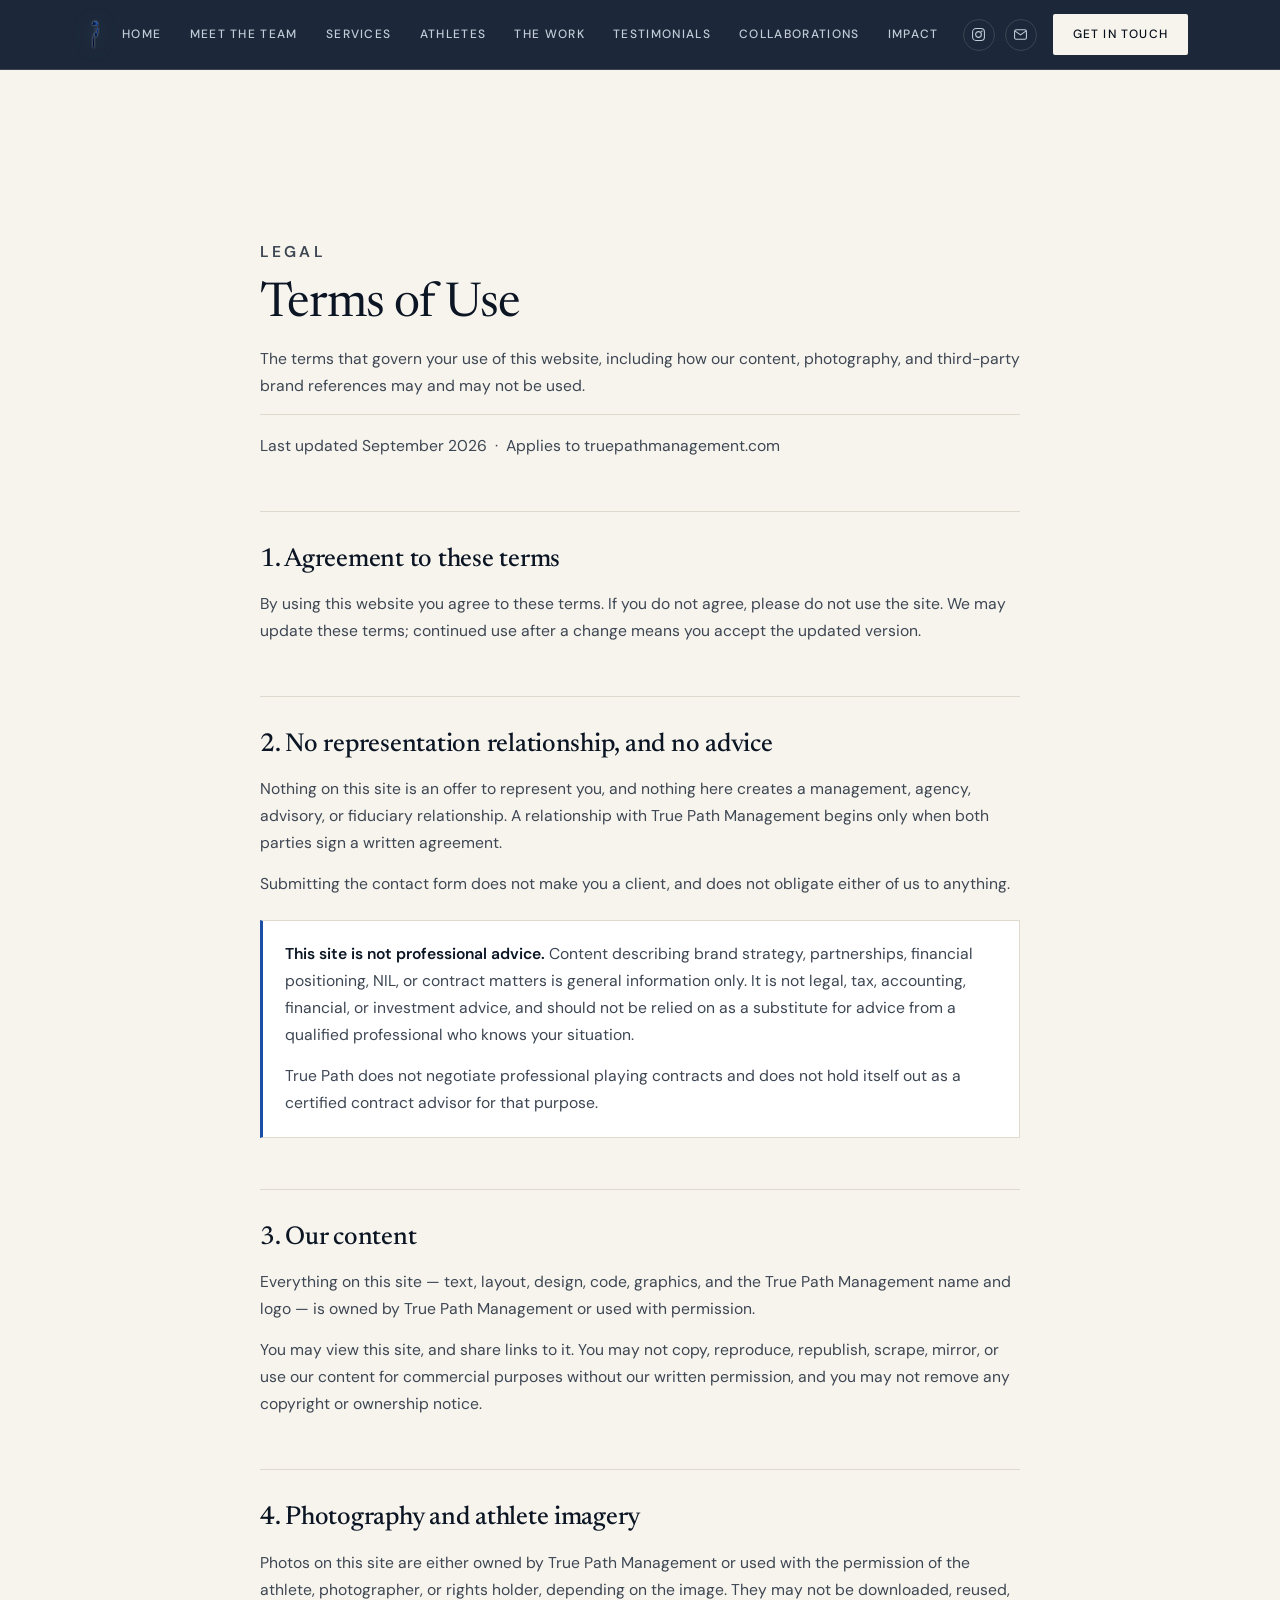
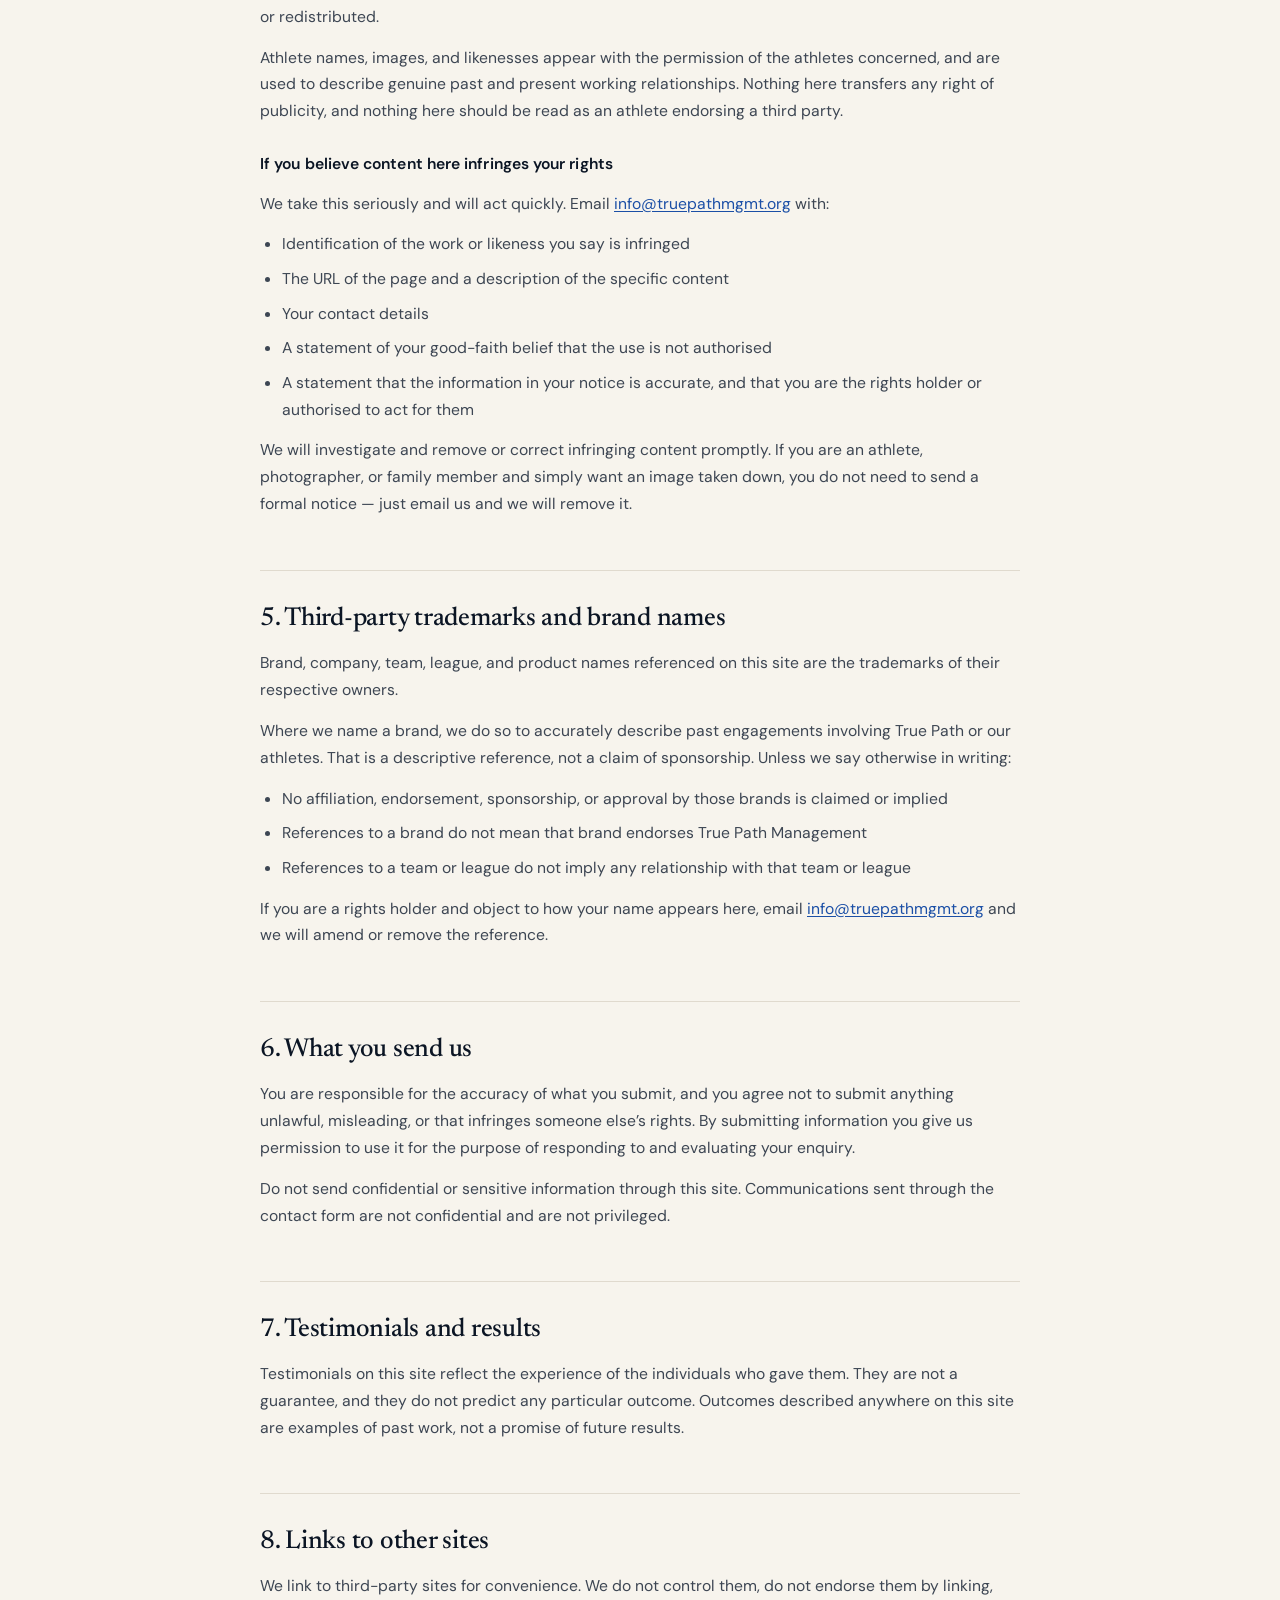
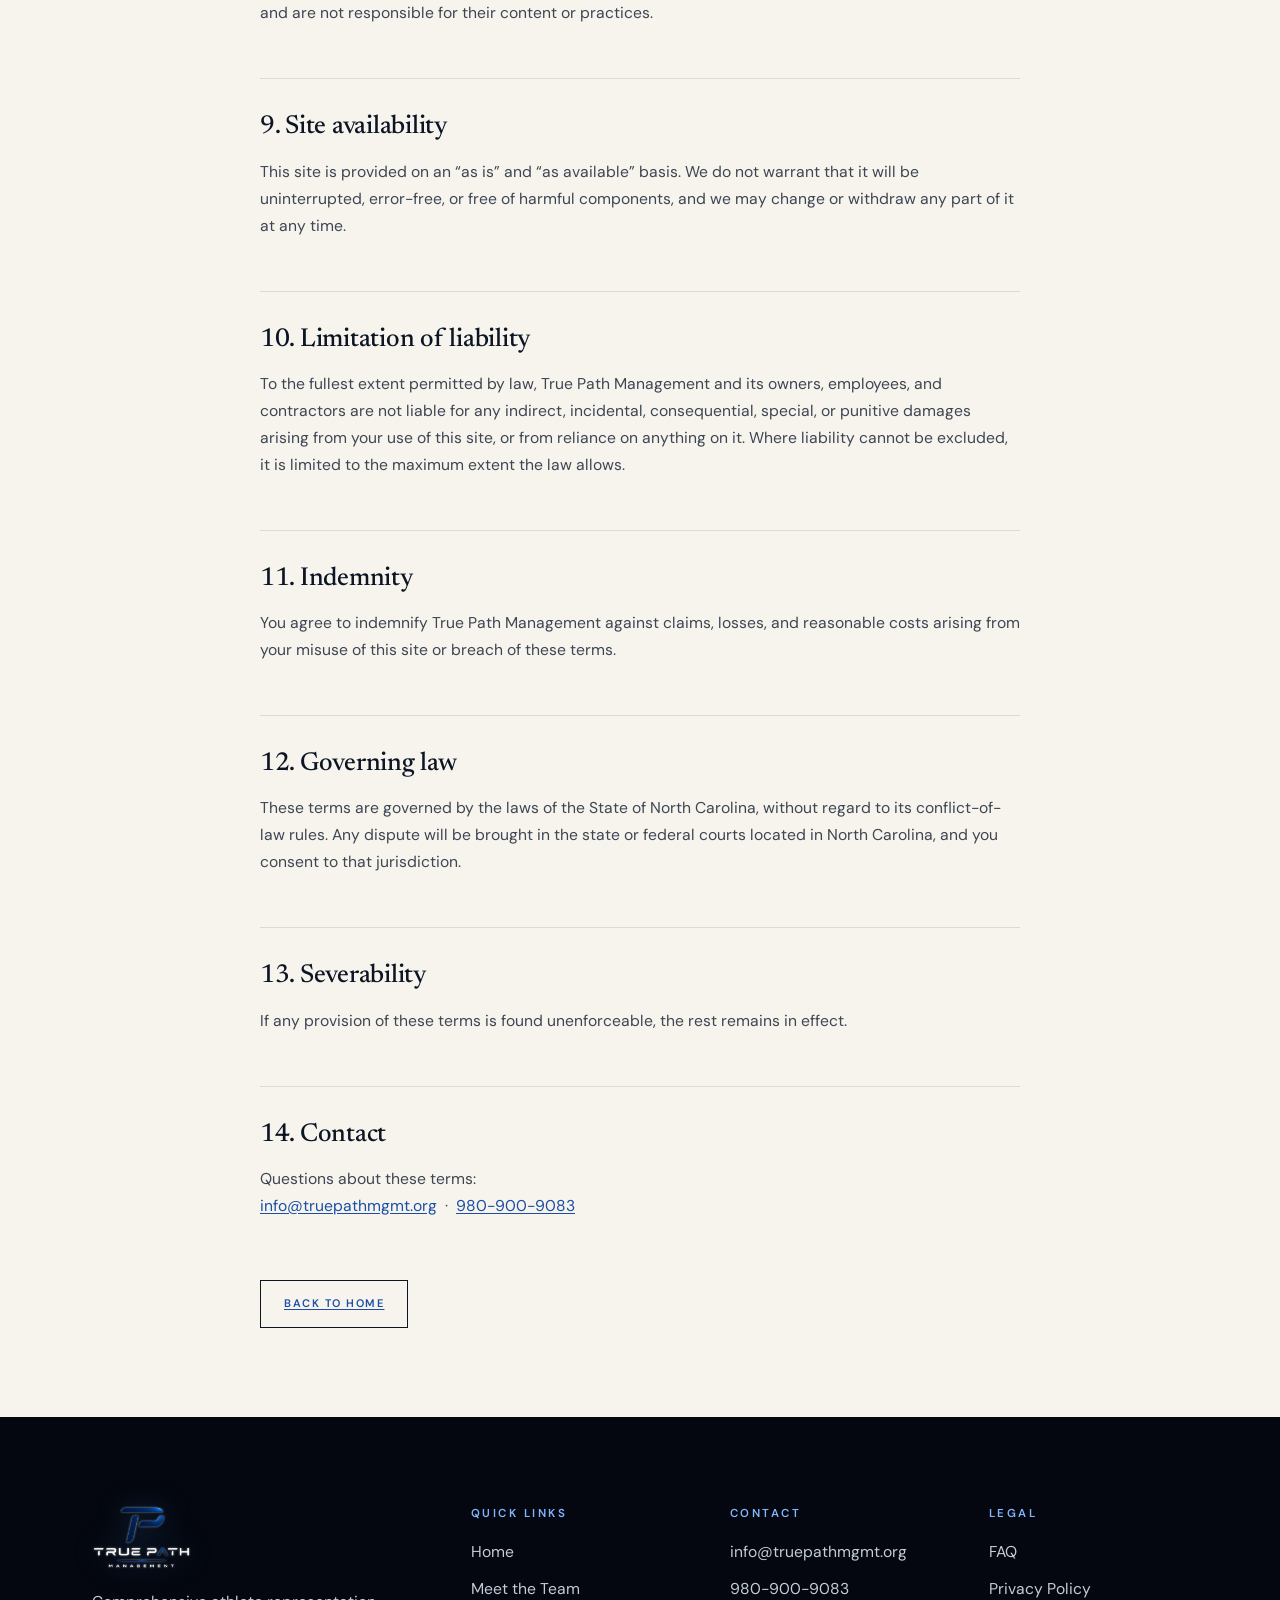
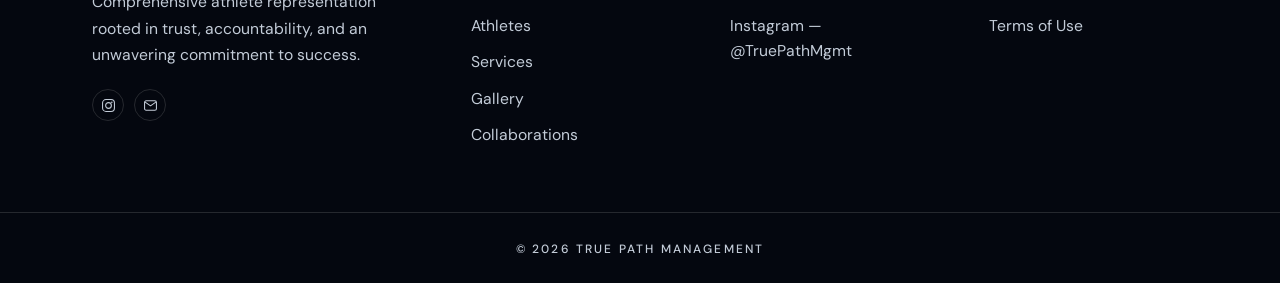
<file: terms.html>
<!DOCTYPE html>
<html lang="en">
<head>
<meta charset="utf-8">
<meta name="viewport" content="width=device-width, initial-scale=1, viewport-fit=cover">
<title>Terms of Use | True Path Management</title><link rel="canonical" href="https://truepathmanagement.com/terms">
<meta name="description" content="Terms governing use of the True Path Management website, including content, photography, and third-party trademark references.">
<meta name="theme-color" content="#070E1C">
<meta property="og:title" content="Terms of Use &mdash; True Path Management"><meta property="og:image" content="https://truepathmanagement.com/images/og-share.jpg?v=1"><meta property="og:image:secure_url" content="https://truepathmanagement.com/images/og-share.jpg?v=1"><meta property="og:image:type" content="image/jpeg"><meta property="og:image:width" content="1200"><meta property="og:image:height" content="630"><meta property="og:image:alt" content="True Path Management"><meta name="twitter:image" content="https://truepathmanagement.com/images/og-share.jpg?v=1"><meta name="twitter:card" content="summary_large_image">
<meta property="og:description" content="Terms governing use of the True Path Management website, including content, photography, and third-party trademark references.">
<meta property="og:type" content="website">
<link rel="icon" href="images/e209f55f-7d2d-44d3-a719-936151845a15.png">
<link rel="preconnect" href="https://fonts.googleapis.com">
<link rel="preconnect" href="https://fonts.gstatic.com" crossorigin>
<link href="https://fonts.googleapis.com/css2?family=Newsreader:ital,wght@0,300;0,400;0,500;1,400&family=DM+Sans:wght@400;500;600;700&display=swap" rel="stylesheet">
<link rel="stylesheet" href="legal.css">
</head>
<body>

<nav><div class="nav-in">
  <a href="/" aria-label="True Path Management home"><img class="nav-logo" src="images/e209f55f-7d2d-44d3-a719-936151845a15.webp?v=4" alt="True Path Management" width="96" height="96" decoding="async" onerror="this.onerror=null;this.src='images/e209f55f-7d2d-44d3-a719-936151845a15.png'"></a>
  <div class="tabs-nav" id="tabsNav">
    <a class="tab-link" href="/">Home</a>
    <a class="tab-link" href="/team">Meet the Team</a>
    <a class="tab-link" href="/services">Services</a>
    <a class="tab-link" href="/athletes">Athletes</a>
    <a class="tab-link" href="/work">The Work</a>
    <a class="tab-link" href="/testimonials">Testimonials</a>
    <a class="tab-link" href="/collaborations">Collaborations</a>
    <a class="tab-link" href="/impact">Impact</a>
    <a class="tab-link tab-cta-m" href="/contact">Get in touch</a>
  </div>
  <div class="nav-right">
    <div class="nav-social">
      <a class="soc-ico" href="https://www.instagram.com/truepathmgmt/" target="_blank" rel="noopener" aria-label="True Path Management on Instagram" title="@TruePathMgmt"><svg viewBox="0 0 24 24" aria-hidden="true"><rect x="2.5" y="2.5" width="19" height="19" rx="5.5" stroke="currentColor" stroke-width="1.7" fill="none"/><circle cx="12" cy="12" r="4.6" stroke="currentColor" stroke-width="1.7" fill="none"/><circle cx="17.3" cy="6.7" r="1.3" fill="currentColor"/></svg></a>
      <a class="soc-ico" href="mailto:info@truepathmgmt.org" aria-label="Email True Path Management" title="info@truepathmgmt.org"><svg viewBox="0 0 24 24" aria-hidden="true"><rect x="2.5" y="4.5" width="19" height="15" rx="2.5" stroke="currentColor" stroke-width="1.7" fill="none"/><path d="m3.5 6.5 8.5 6 8.5-6" stroke="currentColor" stroke-width="1.7" fill="none" stroke-linecap="round" stroke-linejoin="round"/></svg></a>
    </div>
    <a class="nav-cta" href="/contact">Get in touch</a>
    <button class="nav-toggle" id="navToggle" aria-label="Open menu" aria-expanded="false"><span></span><span></span><span></span></button>
  </div>
</div></nav>

<main class="doc">
  <div class="doc-in">
  <p class="doc-eyebrow">Legal</p>
  <h1>Terms of Use</h1>
  <p class="doc-sub">The terms that govern your use of this website, including how our content, photography, and third-party brand references may and may not be used.</p>
  <p class="doc-meta">Last updated September 2026 &nbsp;&middot;&nbsp; Applies to truepathmanagement.com</p>

  <h2>1. Agreement to these terms</h2>
  <p>By using this website you agree to these terms. If you do not agree, please do not use the site. We may update these terms; continued use after a change means you accept the updated version.</p>

  <h2>2. No representation relationship, and no advice</h2>
  <p>Nothing on this site is an offer to represent you, and nothing here creates a management, agency, advisory, or fiduciary relationship. A relationship with True Path Management begins only when both parties sign a written agreement.</p>
  <p>Submitting the contact form does not make you a client, and does not obligate either of us to anything.</p>
  <div class="doc-callout">
    <p><strong>This site is not professional advice.</strong> Content describing brand strategy, partnerships, financial positioning, NIL, or contract matters is general information only. It is not legal, tax, accounting, financial, or investment advice, and should not be relied on as a substitute for advice from a qualified professional who knows your situation.</p>
    <p>True Path does not negotiate professional playing contracts and does not hold itself out as a certified contract advisor for that purpose.</p>
  </div>

  <h2>3. Our content</h2>
  <p>Everything on this site &mdash; text, layout, design, code, graphics, and the True Path Management name and logo &mdash; is owned by True Path Management or used with permission.</p>
  <p>You may view this site, and share links to it. You may not copy, reproduce, republish, scrape, mirror, or use our content for commercial purposes without our written permission, and you may not remove any copyright or ownership notice.</p>

  <h2>4. Photography and athlete imagery</h2>
  <p>Photos on this site are either owned by True Path Management or used with the permission of the athlete, photographer, or rights holder, depending on the image. They may not be downloaded, reused, or redistributed.</p>
  <p>Athlete names, images, and likenesses appear with the permission of the athletes concerned, and are used to describe genuine past and present working relationships. Nothing here transfers any right of publicity, and nothing here should be read as an athlete endorsing a third party.</p>
  <h3>If you believe content here infringes your rights</h3>
  <p>We take this seriously and will act quickly. Email <a href="mailto:info@truepathmgmt.org">info@truepathmgmt.org</a> with:</p>
  <ul>
    <li>Identification of the work or likeness you say is infringed</li>
    <li>The URL of the page and a description of the specific content</li>
    <li>Your contact details</li>
    <li>A statement of your good-faith belief that the use is not authorised</li>
    <li>A statement that the information in your notice is accurate, and that you are the rights holder or authorised to act for them</li>
  </ul>
  <p>We will investigate and remove or correct infringing content promptly. If you are an athlete, photographer, or family member and simply want an image taken down, you do not need to send a formal notice &mdash; just email us and we will remove it.</p>

  <h2>5. Third-party trademarks and brand names</h2>
  <p>Brand, company, team, league, and product names referenced on this site are the trademarks of their respective owners.</p>
  <p>Where we name a brand, we do so to accurately describe past engagements involving True Path or our athletes. That is a descriptive reference, not a claim of sponsorship. Unless we say otherwise in writing:</p>
  <ul>
    <li>No affiliation, endorsement, sponsorship, or approval by those brands is claimed or implied</li>
    <li>References to a brand do not mean that brand endorses True Path Management</li>
    <li>References to a team or league do not imply any relationship with that team or league</li>
  </ul>
  <p>If you are a rights holder and object to how your name appears here, email <a href="mailto:info@truepathmgmt.org">info@truepathmgmt.org</a> and we will amend or remove the reference.</p>

  <h2>6. What you send us</h2>
  <p>You are responsible for the accuracy of what you submit, and you agree not to submit anything unlawful, misleading, or that infringes someone else&rsquo;s rights. By submitting information you give us permission to use it for the purpose of responding to and evaluating your enquiry.</p>
  <p>Do not send confidential or sensitive information through this site. Communications sent through the contact form are not confidential and are not privileged.</p>

  <h2>7. Testimonials and results</h2>
  <p>Testimonials on this site reflect the experience of the individuals who gave them. They are not a guarantee, and they do not predict any particular outcome. Outcomes described anywhere on this site are examples of past work, not a promise of future results.</p>

  <h2>8. Links to other sites</h2>
  <p>We link to third-party sites for convenience. We do not control them, do not endorse them by linking, and are not responsible for their content or practices.</p>

  <h2>9. Site availability</h2>
  <p>This site is provided on an &ldquo;as is&rdquo; and &ldquo;as available&rdquo; basis. We do not warrant that it will be uninterrupted, error-free, or free of harmful components, and we may change or withdraw any part of it at any time.</p>

  <h2>10. Limitation of liability</h2>
  <p>To the fullest extent permitted by law, True Path Management and its owners, employees, and contractors are not liable for any indirect, incidental, consequential, special, or punitive damages arising from your use of this site, or from reliance on anything on it. Where liability cannot be excluded, it is limited to the maximum extent the law allows.</p>

  <h2>11. Indemnity</h2>
  <p>You agree to indemnify True Path Management against claims, losses, and reasonable costs arising from your misuse of this site or breach of these terms.</p>

  <h2>12. Governing law</h2>
  <p>These terms are governed by the laws of the State of North Carolina, without regard to its conflict-of-law rules. Any dispute will be brought in the state or federal courts located in North Carolina, and you consent to that jurisdiction.</p>

  <h2>13. Severability</h2>
  <p>If any provision of these terms is found unenforceable, the rest remains in effect.</p>

  <h2>14. Contact</h2>
  <p>Questions about these terms:<br>
  <a href="mailto:info@truepathmgmt.org">info@truepathmgmt.org</a> &nbsp;&middot;&nbsp; <a href="tel:+19809009083">980-900-9083</a></p>

  <a class="doc-back" href="/">Back to home</a>

  </div>
</main>

<footer>
  <div class="foot-in">
    <div>
      <img class="foot-logo" src="images/49c34cde-c533-43f5-a181-22f49176719c.png?v=4" alt="True Path Management" width="1536" height="1024" decoding="async" loading="lazy" onerror="this.onerror=null;this.src='images/logo-full.png'">
      <p class="foot-blurb">Comprehensive athlete representation rooted in trust, accountability, and an unwavering commitment to success.</p>
      <div class="foot-social">
        <a class="soc-ico" href="https://www.instagram.com/truepathmgmt/" target="_blank" rel="noopener" aria-label="True Path Management on Instagram"><svg viewBox="0 0 24 24" aria-hidden="true"><rect x="2.5" y="2.5" width="19" height="19" rx="5.5" stroke="currentColor" stroke-width="1.7" fill="none"/><circle cx="12" cy="12" r="4.6" stroke="currentColor" stroke-width="1.7" fill="none"/><circle cx="17.3" cy="6.7" r="1.3" fill="currentColor"/></svg></a>
        <a class="soc-ico" href="mailto:info@truepathmgmt.org" aria-label="Email True Path Management"><svg viewBox="0 0 24 24" aria-hidden="true"><rect x="2.5" y="4.5" width="19" height="15" rx="2.5" stroke="currentColor" stroke-width="1.7" fill="none"/><path d="m3.5 6.5 8.5 6 8.5-6" stroke="currentColor" stroke-width="1.7" fill="none" stroke-linecap="round" stroke-linejoin="round"/></svg></a>
      </div>
    </div>
    <div>
      <p class="foot-h">Quick Links</p>
      <ul class="foot-list">
        <li><a href="/">Home</a></li>
        <li><a href="/team">Meet the Team</a></li>
        <li><a href="/athletes">Athletes</a></li>
        <li><a href="/services">Services</a></li>
        <li><a href="/gallery">Gallery</a></li>
        <li><a href="/collaborations">Collaborations</a></li>
      </ul>
    </div>
    <div>
      <p class="foot-h">Contact</p>
      <ul class="foot-list">
        <li><a href="mailto:info@truepathmgmt.org">info@truepathmgmt.org</a></li>
        <li><a href="tel:+19809009083">980-900-9083</a></li>
        <li><a href="https://www.instagram.com/truepathmgmt/" target="_blank" rel="noopener">Instagram &mdash; @TruePathMgmt</a></li>
      </ul>
    </div>
    <div>
      <p class="foot-h">Legal</p>
      <ul class="foot-list">
        <li><a href="/faq">FAQ</a></li>
        <li><a href="/privacy">Privacy Policy</a></li>
        <li><a href="/terms">Terms of Use</a></li>
      </ul>
    </div>
  </div>
  <div class="foot-bottom"><span>&copy; 2026 True Path Management</span></div>
</footer>

<script>
(function(){
  var t=document.getElementById("navToggle"), n=document.getElementById("tabsNav");
  if(t&&n){ t.addEventListener("click",function(){
    var open=n.classList.toggle("open");
    t.setAttribute("aria-expanded",open?"true":"false");
    t.setAttribute("aria-label",open?"Close menu":"Open menu");
  }); }
})();
</script>
</body>
</html>
</file>
<file: legal.css>
:root{
    --navy:#070E1C; --navy-deep:#04070F; --navy-soft:#16223A;
    --cream:#F7F4ED; --cream-deep:#EFEAE1;
    --gray-light:#E2E6EB; --graphite:#1F2530; --graphite-soft:#2A3140;
    --accent:#1B4FA6; --accent-light:#4E9DFF;
    --ink:#0B1524; --slate:#3D4757; --slate-soft:#5A6577;
    --on-dark:#F2EFE8; --on-dark-mute:#C3CCD8;
    --line-dark:rgba(242,239,232,.14); --line-light:#E0DACE; --line-gray:#CFD3D6;
    --danger:#A6321B;
    --display:"Newsreader",Georgia,serif;
    --sans:"DM Sans",system-ui,-apple-system,sans-serif;
    --maxw:1200px;
    --ease:cubic-bezier(.22,.61,.36,1);
  }
  *{margin:0;padding:0;box-sizing:border-box}
  html{-webkit-text-size-adjust:100%;scroll-behavior:smooth}
  body{background:var(--cream);color:var(--ink);font-family:var(--sans);line-height:1.6;
       -webkit-font-smoothing:antialiased;text-rendering:optimizeLegibility;overflow-x:hidden;
       display:flex;flex-direction:column;min-height:100vh}
  img{max-width:100%;display:block}
  a{color:inherit}
  ::selection{background:var(--accent);color:#fff}
  .wrap{max-width:var(--maxw);margin:0 auto;padding:0 clamp(20px,5vw,52px);width:100%}

  .eyebrow{font-size:11px;font-weight:600;letter-spacing:.24em;text-transform:uppercase;color:var(--accent)}
  .sec-h{font-family:var(--display);font-weight:400;letter-spacing:-.015em;line-height:1.08;
         font-size:clamp(2rem,4.6vw,3.5rem);margin:14px 0 0}
  .accent{font-style:italic;color:var(--accent)}

  /* ---------- Nav ---------- */
  nav{position:sticky;top:0;z-index:80;background:rgba(14,27,46,.94);
      backdrop-filter:blur(14px);-webkit-backdrop-filter:blur(14px);
      border-bottom:1px solid var(--line-dark)}
  .nav-in{max-width:var(--maxw);margin:0 auto;padding:14px clamp(20px,5vw,52px);
          display:flex;align-items:center;justify-content:space-between;gap:24px}
  .nav-logo{height:36px;width:auto;
            filter:drop-shadow(0 0 1px rgba(255,255,255,.55)) drop-shadow(0 2px 10px rgba(78,157,255,.3))}
  .tabs-nav{display:flex;align-items:center;gap:clamp(16px,2.2vw,30px)}
  .tab-link{font-size:12px;font-weight:500;letter-spacing:.11em;text-transform:uppercase;
            color:var(--on-dark-mute);text-decoration:none;padding:6px 0;position:relative;
            transition:color .25s var(--ease)}
  .tab-link:hover,.tab-link.active{color:var(--on-dark)}
  .tab-link::after{content:"";position:absolute;left:0;right:0;bottom:0;height:1px;
                   background:var(--accent-light);transform:scaleX(0);transform-origin:left;
                   transition:transform .3s var(--ease)}
  .tab-link:hover::after,.tab-link.active::after{transform:scaleX(1)}
  .nav-right{display:flex;align-items:center;gap:16px}
  .nav-social{display:flex;gap:10px}
  .soc-ico{width:32px;height:32px;display:grid;place-items:center;border-radius:50%;
           border:1px solid var(--line-dark);color:var(--on-dark-mute);transition:all .25s var(--ease)}
  .soc-ico svg{width:15px;height:15px}
  .soc-ico:hover{color:var(--navy);background:var(--accent-light);border-color:var(--accent-light)}
  .nav-cta{font-size:12px;font-weight:500;letter-spacing:.1em;text-transform:uppercase;
           text-decoration:none;color:var(--navy);background:var(--cream);
           padding:11px 20px;border-radius:2px;transition:all .25s var(--ease);white-space:nowrap}
  .nav-cta:hover{background:var(--accent-light)}
  .nav-toggle{display:none;background:none;border:0;cursor:pointer;padding:8px;flex-direction:column;gap:5px}
  .nav-toggle span{display:block;width:22px;height:1.5px;background:var(--on-dark);transition:.3s var(--ease)}
  .tab-cta-m{display:none}

  /* ---------- Contact ---------- */
  .contact-main{flex:1;background:var(--cream);padding:clamp(48px,5.4vw,80px) 0 clamp(56px,6vw,88px)}
  .contact-grid{display:grid;grid-template-columns:1fr 1.05fr;gap:clamp(36px,6vw,80px);align-items:start}
  .contact-lead{font-family:var(--display);font-size:clamp(1.14rem,2vw,1.44rem);line-height:1.5;
                letter-spacing:-.008em;color:var(--slate);margin-top:22px;max-width:44ch}
  .cinfo{margin-top:34px;display:flex;flex-direction:column;gap:1px;background:var(--line-light);
         border:1px solid var(--line-light)}
  .cinfo a{display:flex;align-items:center;gap:14px;padding:18px 20px;text-decoration:none;
           background:var(--cream);font-size:.98rem;transition:background .25s var(--ease)}
  .cinfo a:hover{background:#FBF9F4}
  .ci-ico{width:34px;height:34px;flex:0 0 34px;display:grid;place-items:center;border-radius:50%;
          background:var(--navy);color:var(--cream)}
  .ci-ico svg{width:16px;height:16px}

  .form-card{background:var(--cream-deep);border:1px solid var(--line-light);padding:clamp(26px,3.6vw,44px)}
  .frow{display:flex;flex-direction:column;gap:8px;margin-bottom:20px}
  .frow2{display:grid;grid-template-columns:1fr 1fr;gap:16px}
  label{font-size:11px;font-weight:600;letter-spacing:.18em;text-transform:uppercase;color:var(--slate)}
  input,select,textarea{font-family:var(--sans);font-size:.97rem;color:var(--ink);
        background:var(--cream);border:1px solid var(--line-light);border-radius:2px;
        padding:13px 15px;width:100%;transition:border-color .25s var(--ease)}
  input:focus,select:focus,textarea:focus{outline:none;border-color:var(--accent)}
  input::placeholder,textarea::placeholder{color:var(--slate-soft)}
  textarea{min-height:140px;resize:vertical}
  select{appearance:none;background-image:url("data:image/svg+xml;charset=utf-8,%3Csvg xmlns='http://www.w3.org/2000/svg' viewBox='0 0 24 24' fill='none' stroke='%235A6577' stroke-width='2' stroke-linecap='round' stroke-linejoin='round'%3E%3Cpath d='m6 9 6 6 6-6'/%3E%3C/svg%3E");
          background-repeat:no-repeat;background-position:right 14px center;background-size:16px;padding-right:42px}
  /* field-level invalid state */
  input.invalid,select.invalid,textarea.invalid{border-color:var(--danger)}
  .fsubmit{width:100%;font-family:var(--sans);font-size:12px;font-weight:600;letter-spacing:.16em;
           text-transform:uppercase;color:var(--cream);background:var(--navy);border:0;border-radius:2px;
           padding:16px 24px;cursor:pointer;display:inline-flex;align-items:center;justify-content:center;
           gap:10px;transition:background .25s var(--ease)}
  .fsubmit:hover{background:var(--accent)}
  .fsubmit[disabled]{opacity:.62;cursor:progress;background:var(--navy)}
  /* honeypot — hidden from humans, tempting to bots */
  .hp{position:absolute!important;left:-9999px!important;width:1px;height:1px;overflow:hidden}
  .fnote{margin-top:16px;font-size:.86rem;color:var(--slate);text-align:center}
  .cond{display:none}
  .cond.on{display:block}
  .fok{margin-top:18px;padding:16px 18px;border-left:2px solid var(--accent);background:var(--cream);
       font-size:.92rem;color:var(--ink);display:none}
  .fok.on{display:block}
  .fok.err{border-left-color:var(--danger)}
  .fok a{color:var(--accent)}

  /* ---------- Footer ---------- */
  footer{background:var(--navy-deep);color:var(--on-dark);padding:clamp(56px,7vw,88px) 0 0}
  .foot-in{max-width:var(--maxw);margin:0 auto;padding:0 clamp(20px,5vw,52px);
           display:grid;grid-template-columns:1.6fr 1fr 1fr 1fr;gap:clamp(28px,5vw,60px)}
  .foot-logo{height:66px;width:auto;
             filter:drop-shadow(0 0 1px rgba(255,255,255,.5)) drop-shadow(0 2px 14px rgba(78,157,255,.28))}
  .foot-blurb{margin-top:18px;font-size:.98rem;color:var(--on-dark-mute);max-width:40ch;line-height:1.7}
  .foot-social{margin-top:20px;display:flex;gap:10px}
  .foot-h{font-size:11.5px;font-weight:600;letter-spacing:.22em;text-transform:uppercase;
          color:#7FB6FF;margin-bottom:16px}
  .foot-list{list-style:none;display:flex;flex-direction:column;gap:11px}
  .foot-list a{font-size:.98rem;color:var(--on-dark-mute);text-decoration:none;transition:color .25s var(--ease)}
  .foot-list a:hover{color:var(--on-dark)}
  .foot-bottom{margin-top:clamp(44px,5vw,64px);border-top:1px solid var(--line-dark);
               padding:22px clamp(20px,5vw,52px);text-align:center}
  .foot-bottom span{font-size:12px;font-weight:500;letter-spacing:.18em;text-transform:uppercase;color:var(--on-dark-mute)}

  a:focus-visible,button:focus-visible,input:focus-visible,select:focus-visible,textarea:focus-visible{
    outline:2px solid var(--accent-light);outline-offset:3px}

  @media (prefers-reduced-motion:reduce){
    *{animation-duration:.01ms !important;transition-duration:.01ms !important}
    html{scroll-behavior:auto}
  }

  @media (max-width:1000px){
    .contact-grid{grid-template-columns:1fr}
    .foot-in{grid-template-columns:1fr 1fr}
  }
  @media (max-width:820px){
    .tabs-nav{position:fixed;inset:64px 0 auto;background:var(--navy);flex-direction:column;
              align-items:stretch;gap:0;padding:8px 0 20px;border-bottom:1px solid var(--line-dark);
              transform:translateY(-120%);transition:transform .4s var(--ease);z-index:79}
    .tabs-nav.open{transform:none}
    .tab-link{padding:15px clamp(20px,5vw,52px);border-bottom:1px solid var(--line-dark);font-size:13px}
    .tab-link::after{display:none}
    .tab-cta-m{display:block;color:var(--accent-light)}
    .nav-toggle{display:flex}
    .nav-cta,.nav-social{display:none}
    .foot-in{grid-template-columns:1fr}
  }
  @media (max-width:520px){
    .frow2{grid-template-columns:1fr;gap:0}
  }

  /* ---------- Touch ergonomics: 44px minimum tap targets ---------- */
  @media (max-width:820px){
    nav .nav-in > a{display:flex;align-items:center;min-height:44px}
    .nav-toggle{min-width:44px;min-height:44px;align-items:center;justify-content:center;padding:0}
    .mq-btn,.gs-btn,.tstc-btn{width:44px;height:44px}
    .soc-ico{width:44px;height:44px}
    .soc-ico svg{width:17px;height:17px}
    .prole{font-size:11px}
    .cinfo a{padding:20px}
    .pnum{font-size:12px}
    /* dots stay visually small but get a finger-sized hit area */
    .gs-dots button,.tstc-dots button{box-sizing:content-box;padding:9px;background-clip:content-box}
    .gs-dots,.tstc-dots{gap:0}
  }


/* ============================================================
   Shared styles for the standalone pages (faq / privacy / terms)
   ============================================================ */
.doc{background:var(--cream);padding:calc(78px + clamp(44px,6vw,84px)) 0 clamp(56px,7vw,96px)}
.doc-in{width:min(100% - 40px,760px);margin:0 auto}
.doc-eyebrow{font-family:var(--sans);font-size:11px;font-weight:600;letter-spacing:.2em;
  text-transform:uppercase;color:var(--accent)}
.doc h1{font-family:var(--display);font-size:clamp(2rem,4.4vw,3rem);font-weight:400;
  line-height:1.08;letter-spacing:-.02em;color:var(--ink);margin:14px 0 0}
.doc-sub{margin:18px 0 0;font-size:1.02rem;line-height:1.68;color:var(--slate)}
.doc-meta{margin:22px 0 0;padding-top:18px;border-top:1px solid var(--line-light);
  font-size:.84rem;color:var(--slate-soft)}
.doc h2{font-family:var(--display);font-size:clamp(1.3rem,2.4vw,1.62rem);font-weight:500;
  line-height:1.28;letter-spacing:-.01em;color:var(--ink);
  margin:clamp(36px,4vw,52px) 0 0;padding-top:clamp(24px,3vw,32px);
  border-top:1px solid var(--line-light)}
.doc h3{font-family:var(--sans);font-size:.98rem;font-weight:600;color:var(--ink);
  margin:26px 0 0;letter-spacing:.005em}
.doc p{margin:14px 0 0;font-size:.98rem;line-height:1.72;color:#3D4653}
.doc ul,.doc ol{margin:14px 0 0;padding-left:22px}
.doc li{margin:8px 0 0;font-size:.98rem;line-height:1.7;color:#3D4653}
.doc a{color:var(--accent);text-decoration:underline;text-underline-offset:2px}
.doc strong{font-weight:600;color:var(--ink)}
.doc-callout{margin:22px 0 0;padding:20px 22px;background:#fff;
  border:1px solid var(--line-light);border-left:3px solid var(--accent)}
.doc-callout p:first-child{margin-top:0}
.doc-back{display:inline-block;margin-top:clamp(40px,5vw,60px);font-family:var(--sans);
  font-size:11px;font-weight:600;letter-spacing:.14em;text-transform:uppercase;
  color:var(--ink);text-decoration:none;padding:15px 24px;
  box-shadow:inset 0 0 0 1px var(--ink);transition:background .25s var(--ease),color .25s var(--ease)}
.doc-back:hover,.doc-back:focus-visible{background:var(--ink);color:#fff}

/* FAQ accordion - native <details>, no JS */
.faqs{margin-top:clamp(30px,3.6vw,40px);border-top:1px solid var(--line-light)}
.faq{border-bottom:1px solid var(--line-light);background:transparent}
.faq summary{list-style:none;cursor:pointer;display:flex;gap:16px;align-items:flex-start;
  padding:20px 2px;font-family:var(--display);font-size:1.08rem;font-weight:500;
  line-height:1.4;color:var(--ink)}
.faq summary::-webkit-details-marker{display:none}
.faq summary:focus-visible{outline:2px solid var(--accent);outline-offset:3px}
.faq summary:after{content:"+";margin-left:auto;flex:0 0 auto;font-family:var(--sans);
  font-size:1.25rem;font-weight:400;line-height:1;color:var(--accent);
  transition:transform .25s var(--ease)}
.faq[open] summary:after{content:"\2013"}
.faq-a{padding:0 2px 22px}
.faq-a p{margin-top:0}
.faq-a p + p{margin-top:12px}
.faq-cats{display:flex;flex-wrap:wrap;gap:8px;margin-top:26px}
.faq-cat{font-family:var(--sans);font-size:10.5px;font-weight:600;letter-spacing:.14em;
  text-transform:uppercase;color:var(--slate);border:1px solid var(--line-light);
  background:#fff;padding:8px 13px}
@media (max-width:520px){
  .faq summary{font-size:1rem;padding:18px 2px}
}

  /* ---------- Nav: same collapse point as the homepage (1180px) ----------
     Keeps the tab row identical on every page. Below 1180px the full row
     of tabs no longer fits on one line, so the menu button takes over. */
  .tab-link{white-space:nowrap}
  @media (max-width:1180px){
    .tabs-nav{position:fixed;inset:64px 0 auto;background:var(--navy);flex-direction:column;
              align-items:stretch;gap:0;padding:8px 0 20px;border-bottom:1px solid var(--line-dark);
              transform:translateY(-120%);transition:transform .4s var(--ease);z-index:79;
              max-height:calc(100vh - 64px);max-height:calc(100dvh - 64px);
              overflow-y:auto;-webkit-overflow-scrolling:touch;overscroll-behavior:contain}
    .tabs-nav.open{transform:none}
    .tab-link{padding:15px clamp(20px,5vw,52px);border-bottom:1px solid var(--line-dark);
              font-size:13px;white-space:normal}
    .tab-link::after{display:none}
    .tab-cta-m{display:block;color:var(--accent-light)}
    .nav-toggle{display:flex;min-width:44px;min-height:44px;align-items:center;justify-content:center;padding:0}
    .nav-cta,.nav-social{display:none}
  }
</file>
